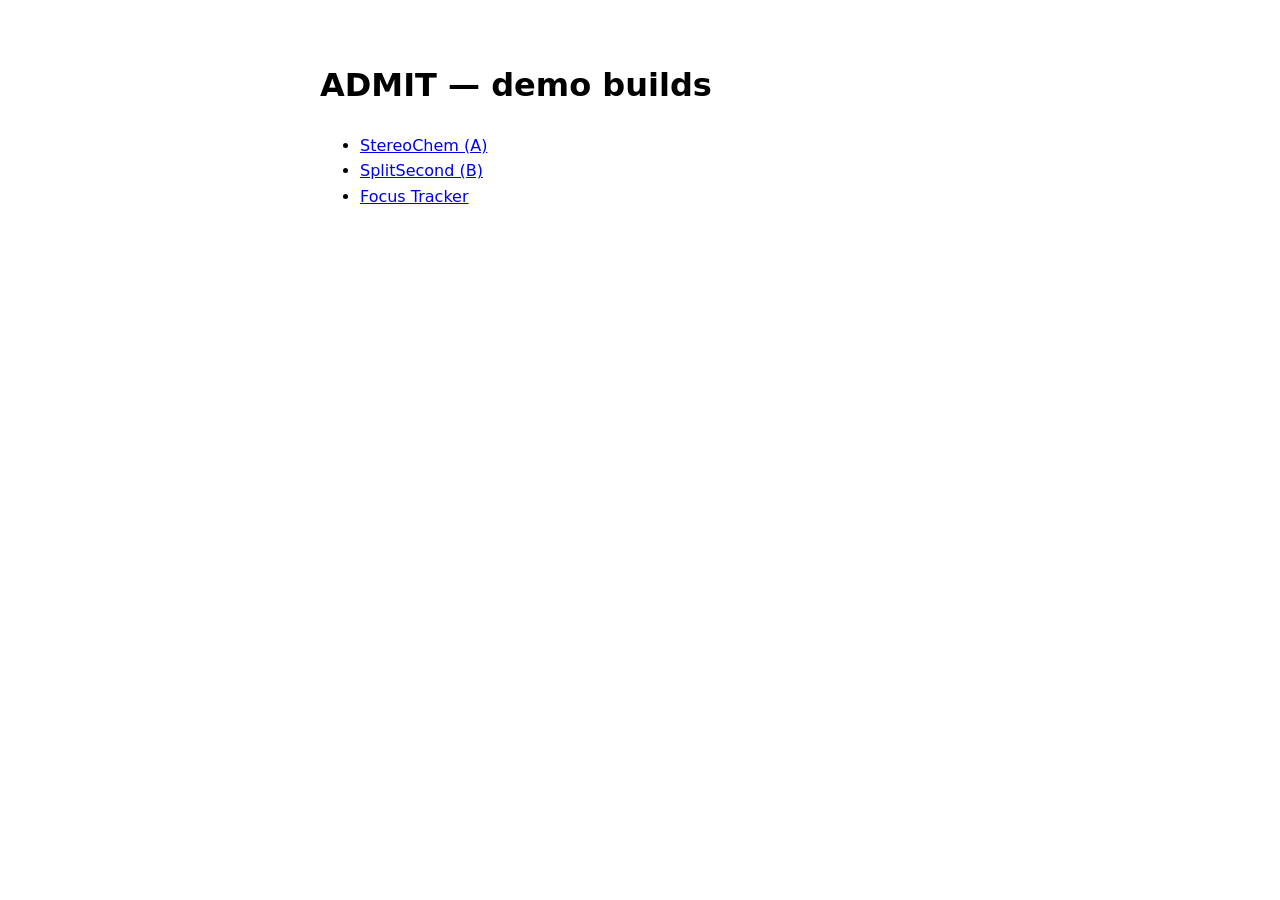
<file: index.html>
<!doctype html><meta charset="utf-8"><title>ADMIT demos</title>
<style>body{font-family:system-ui;max-width:640px;margin:60px auto;padding:0 20px;line-height:1.6}</style>
<h1>ADMIT — demo builds</h1>
<ul>
<li><a href="./stereochem/">StereoChem (A)</a></li>
<li><a href="./splitsecond/">SplitSecond (B)</a></li>
<li><a href="./focus-tracker/">Focus Tracker</a></li>
</ul>
</file>
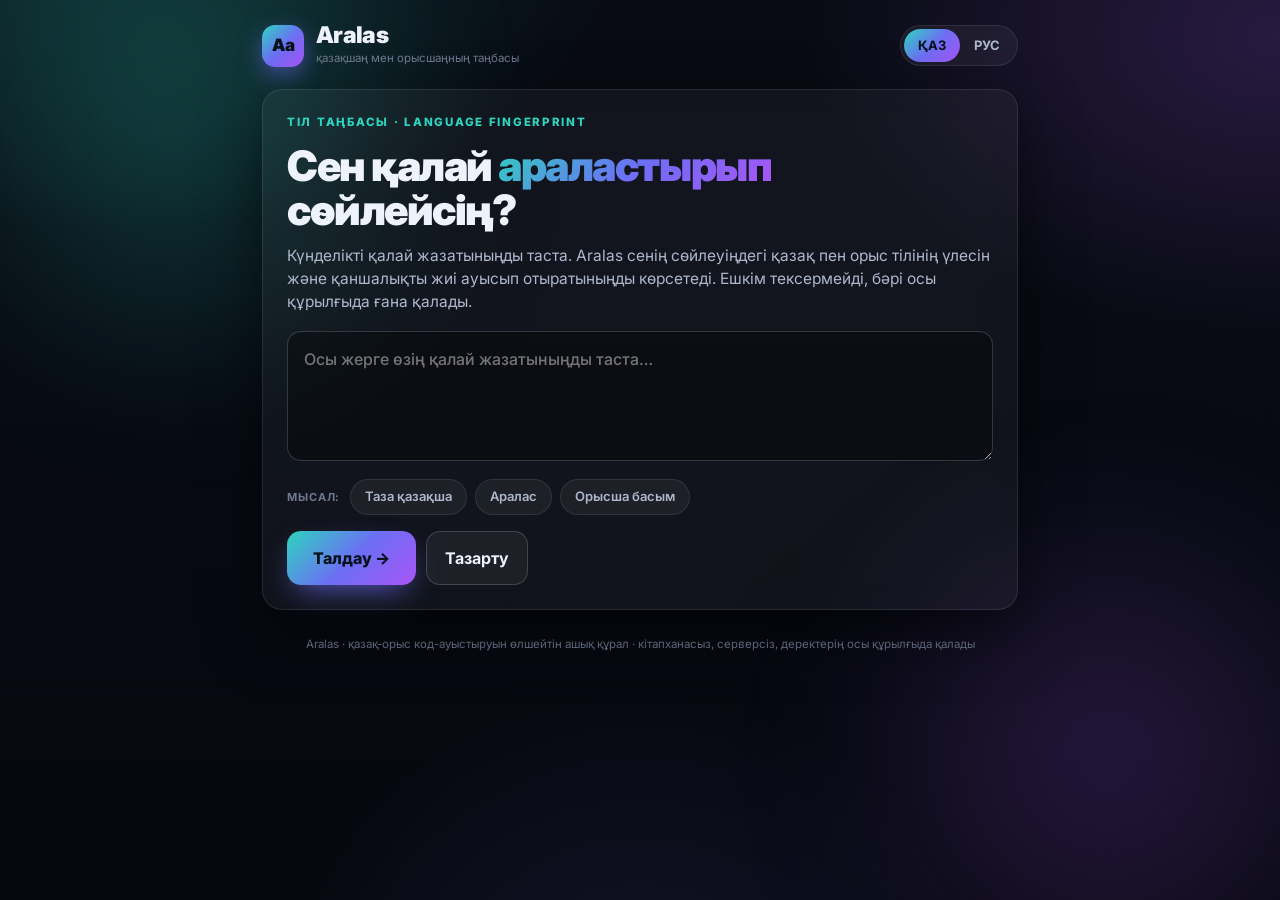
<file: aralas/index.html>
<!doctype html>
<html lang="kk">
<head>
<meta charset="utf-8">
<meta name="viewport" content="width=device-width, initial-scale=1, viewport-fit=cover">
<title>Aralas — тіл таңбаң / твой языковой отпечаток</title>
<link rel="preconnect" href="https://fonts.googleapis.com">
<link rel="preconnect" href="https://fonts.gstatic.com" crossorigin>
<link href="https://fonts.googleapis.com/css2?family=Inter:wght@400;500;600;700;800;900&display=swap" rel="stylesheet">
<style>
  :root{
    --bg:#070a12; --ink:#eef2fb; --ts:#aeb8cc; --tm:#6f7a90;
    --card:rgba(255,255,255,.045); --line:rgba(255,255,255,.09); --line2:rgba(255,255,255,.17);
    --glass:rgba(255,255,255,.05);
    --kz:#2dd4bf; --ru:#8b5cf6; --amb:#f5b942; --lat:#38bdf8;
    --kz-bg:rgba(45,212,191,.16); --ru-bg:rgba(139,92,246,.18); --amb-bg:rgba(245,185,66,.16); --lat-bg:rgba(56,189,248,.16);
    --grad:linear-gradient(135deg,#2dd4bf 0%,#6d6ef4 52%,#a855f7 100%);
    --shadow:0 24px 60px rgba(0,0,0,.5); --r:20px;
  }
  *{box-sizing:border-box;margin:0;padding:0}
  html{-webkit-text-size-adjust:100%}
  body{font-family:'Inter',-apple-system,BlinkMacSystemFont,'Segoe UI',sans-serif;color:var(--ink);
    line-height:1.5;-webkit-font-smoothing:antialiased;min-height:100vh;overflow-x:hidden;
    padding:0 18px calc(50px + env(safe-area-inset-bottom));
    background:
      radial-gradient(900px 520px at 8% -8%, rgba(45,212,191,.18), transparent 58%),
      radial-gradient(860px 560px at 100% 4%, rgba(168,85,247,.20), transparent 55%),
      radial-gradient(700px 700px at 50% 120%, rgba(109,110,244,.14), transparent 55%),
      linear-gradient(180deg,#080b13,var(--bg) 55%,#06080f);
    background-attachment:fixed;}
  .aurora{position:fixed;inset:0;z-index:0;pointer-events:none;overflow:hidden}
  .orb{position:absolute;border-radius:50%;filter:blur(70px);opacity:.5}
  .orb1{top:-16%;left:-8%;width:560px;height:560px;background:radial-gradient(circle,rgba(45,212,191,.5),transparent 70%);animation:drift 24s ease-in-out infinite}
  .orb2{bottom:-18%;right:-10%;width:600px;height:600px;background:radial-gradient(circle,rgba(168,85,247,.45),transparent 70%);animation:drift 29s ease-in-out infinite 5s}
  @keyframes drift{0%,100%{transform:translateY(0) scale(1)}50%{transform:translateY(-40px) scale(1.07)}}
  @media(prefers-reduced-motion:reduce){.orb{animation:none}}
  .wrap{position:relative;z-index:1;max-width:760px;margin:0 auto;padding:24px 2px 60px}
  .num{font-variant-numeric:tabular-nums}

  .top{display:flex;align-items:center;justify-content:space-between;gap:12px;margin-bottom:22px}
  .brand{display:flex;align-items:center;gap:12px}
  .glyph{width:42px;height:42px;border-radius:13px;background:var(--grad);box-shadow:0 8px 22px rgba(109,110,244,.5);position:relative;flex:none}
  .glyph::after{content:"Aa";position:absolute;inset:0;display:flex;align-items:center;justify-content:center;font-weight:900;font-size:17px;color:#06121a}
  .bname{font-size:23px;font-weight:900;letter-spacing:-.03em;line-height:1}
  .btag{font-size:11.5px;color:var(--tm);margin-top:3px}
  .seg{display:inline-flex;background:var(--glass);border:1px solid var(--line);border-radius:50px;padding:3px;backdrop-filter:blur(10px)}
  .seg button{font:inherit;font-size:13px;font-weight:700;border:none;background:none;color:var(--ts);padding:7px 14px;border-radius:50px;cursor:pointer;transition:.18s}
  .seg button.on{background:var(--grad);color:#06121a}

  .card{background:var(--card);border:1px solid var(--line);border-radius:var(--r);padding:24px;
    backdrop-filter:blur(14px);box-shadow:var(--shadow)}
  .hero .eyebrow{font-size:11.5px;font-weight:800;letter-spacing:.15em;text-transform:uppercase;color:var(--kz);margin-bottom:12px}
  h1{font-size:clamp(28px,5.4vw,42px);font-weight:900;line-height:1.05;letter-spacing:-.035em;margin-bottom:12px}
  .grad-text{background:var(--grad);-webkit-background-clip:text;background-clip:text;-webkit-text-fill-color:transparent}
  .lead{color:var(--ts);font-size:15.5px;margin-bottom:18px}
  .ta{font:inherit;font-size:16px;font-weight:500;width:100%;min-height:130px;resize:vertical;
    background:rgba(0,0,0,.28);border:1px solid var(--line2);border-radius:14px;padding:15px 16px;color:var(--ink);line-height:1.6}
  .ta:focus{outline:none;border-color:var(--kz);box-shadow:0 0 0 3px rgba(45,212,191,.2)}
  .samples{display:flex;gap:8px;flex-wrap:wrap;margin:12px 0 4px}
  .samples .sl{font-size:11px;color:var(--tm);font-weight:700;text-transform:uppercase;letter-spacing:.08em;align-self:center;margin-right:2px}
  .sc{font:inherit;font-size:13px;font-weight:600;cursor:pointer;color:var(--ts);background:var(--glass);
    border:1px solid var(--line);border-radius:50px;padding:7px 14px;transition:.15s}
  .sc:hover{color:var(--ink);border-color:var(--line2);transform:translateY(-1px)}
  .row{display:flex;gap:10px;flex-wrap:wrap;margin-top:16px;align-items:center}
  .btn{font:inherit;font-weight:800;border:none;border-radius:14px;cursor:pointer;transition:transform .12s,filter .12s,box-shadow .12s;display:inline-flex;align-items:center;gap:8px}
  .btn-primary{background:var(--grad);color:#06121a;padding:15px 26px;font-size:16px;box-shadow:0 12px 30px -10px rgba(109,110,244,.8)}
  .btn-primary:hover{transform:translateY(-2px);filter:brightness(1.06)}
  .btn-primary:active{transform:scale(.98)}
  .btn-ghost{background:var(--glass);color:var(--ink);border:1px solid var(--line2);padding:14px 18px;font-weight:700}
  .btn-ghost:hover{border-color:var(--tm)}

  .results{margin-top:16px;display:none}
  .results.on{display:block;animation:fade .5s ease both}
  @keyframes fade{from{opacity:0;transform:translateY(14px)}to{opacity:1;transform:none}}
  .sectlbl{font-size:11px;letter-spacing:.13em;text-transform:uppercase;color:var(--tm);font-weight:800;margin-bottom:12px}

  /* fingerprint */
  .fp{font-size:18px;line-height:2;background:rgba(0,0,0,.22);border:1px solid var(--line);border-radius:14px;padding:18px 18px 14px;word-break:break-word}
  .w{border-radius:6px;padding:1px 3px;transition:background .3s}
  .w.kz{background:var(--kz-bg);color:#8ff3e6}
  .w.ru{background:var(--ru-bg);color:#c9b6fb}
  .w.amb{background:var(--amb-bg);color:#f6d38a}
  .w.lat{background:var(--lat-bg);color:#a7ddfb}
  .key{display:flex;gap:14px;flex-wrap:wrap;margin-top:12px;font-size:12px;color:var(--ts)}
  .key span{display:inline-flex;align-items:center;gap:6px}
  .key i{width:11px;height:11px;border-radius:4px;display:inline-block}

  /* metric tiles */
  .tiles{display:grid;grid-template-columns:repeat(3,1fr);gap:12px;margin:16px 0}
  @media(max-width:520px){.tiles{grid-template-columns:1fr}}
  .tile{background:var(--glass);border:1px solid var(--line);border-radius:16px;padding:18px}
  .tile .n{font-size:30px;font-weight:900;letter-spacing:-.03em;line-height:1}
  .tile .l{font-size:11.5px;font-weight:600;text-transform:uppercase;letter-spacing:.08em;color:var(--tm);margin-top:8px}

  /* mix bars */
  .bars{margin:6px 0}
  .brow{display:grid;grid-template-columns:112px 1fr 48px;align-items:center;gap:12px;margin:9px 0;font-size:13.5px}
  .brow .nm{color:var(--ts);font-weight:600}
  .brow .tk{height:14px;border-radius:8px;background:rgba(0,0,0,.34);overflow:hidden}
  .brow .fl{height:100%;border-radius:8px;width:0;transition:width .8s cubic-bezier(.4,0,.2,1)}
  .brow .vv{text-align:right;font-weight:800;font-variant-numeric:tabular-nums}

  .verdict{border-radius:var(--r);padding:20px 22px;margin-top:16px;border:1px solid var(--line2);
    background:linear-gradient(135deg,rgba(45,212,191,.1),rgba(168,85,247,.1))}
  .verdict .vt{font-size:22px;font-weight:900;letter-spacing:-.02em;margin-bottom:6px}
  .verdict .vd{color:var(--ts);font-size:14.5px}

  details.exp{margin-top:18px;border-top:1px solid var(--line);padding-top:14px}
  details.exp summary{cursor:pointer;list-style:none;display:flex;align-items:center;gap:8px;font-size:13px;font-weight:700;color:var(--kz)}
  details.exp summary::-webkit-details-marker{display:none}
  details.exp summary::before{content:"▸";transition:.2s;display:inline-block}
  details.exp[open] summary::before{transform:rotate(90deg)}
  details.exp p{color:var(--tm);font-size:13px;margin-top:10px;line-height:1.6}
  details.exp b{color:var(--ts)}
  footer{text-align:center;color:var(--tm);font-size:11.5px;padding:26px 0 6px}
  footer b{color:var(--ts)}
  .toast{position:fixed;left:50%;bottom:24px;transform:translateX(-50%);background:rgba(15,20,30,.95);
    border:1px solid var(--line2);color:var(--ink);padding:12px 20px;border-radius:50px;font-size:13.5px;font-weight:700;
    opacity:0;transition:.2s;pointer-events:none;z-index:20;backdrop-filter:blur(10px)}
  .toast.on{opacity:1}
</style>
</head>
<body>
<div class="aurora"><div class="orb orb1"></div><div class="orb orb2"></div></div>
<div class="wrap">
  <div class="top">
    <div class="brand"><div class="glyph"></div><div><div class="bname">Aralas</div><div class="btag" id="tag"></div></div></div>
    <div class="seg"><button data-l="kz" class="on">ҚАЗ</button><button data-l="ru">РУС</button></div>
  </div>

  <section class="card hero">
    <div class="eyebrow" id="eyebrow"></div>
    <h1 id="h1"></h1>
    <p class="lead" id="lead"></p>
    <textarea class="ta" id="ta" spellcheck="false"></textarea>
    <div class="samples" id="samples"></div>
    <div class="row">
      <button class="btn btn-primary" id="go"></button>
      <button class="btn btn-ghost" id="clr"></button>
    </div>
  </section>

  <section class="results" id="results">
    <div class="card">
      <div class="sectlbl" id="fpLbl"></div>
      <div class="fp" id="fp"></div>
      <div class="key" id="key"></div>

      <div class="tiles">
        <div class="tile"><div class="n" id="mDom">—</div><div class="l" id="lDom"></div></div>
        <div class="tile"><div class="n" id="mSwitch">—</div><div class="l" id="lSwitch"></div></div>
        <div class="tile"><div class="n" id="mWords">—</div><div class="l" id="lWords"></div></div>
      </div>

      <div class="sectlbl" id="mixLbl"></div>
      <div class="bars" id="bars"></div>

      <div class="verdict"><div class="vt" id="vTitle"></div><div class="vd" id="vDesc"></div></div>

      <div class="row">
        <button class="btn btn-primary" id="share"></button>
        <button class="btn btn-ghost" id="again"></button>
      </div>

      <details class="exp"><summary id="expS"></summary><p id="expB"></p></details>
    </div>
  </section>

  <footer id="footer"></footer>
</div>
<div class="toast" id="toast"></div>
<canvas id="cardCanvas" width="1080" height="1080" style="display:none"></canvas>

<script>
(function(){
"use strict";
const $=id=>document.getElementById(id);
let lang="kz";

/* ---------- language detection (heuristic, honest) ----------
   Kazakh and Russian share the Cyrillic alphabet, and in real life Kazakhs very
   often type Kazakh WITHOUT its 9 special letters (қ->к, ғ->г, ң->н, ө->о, ұ/ү->у,
   ә->а, і->и, һ->х): "жақсы"->"жаксы", "күн"->"кун", "үйге"->"уйге". A naive detector
   calls those Russian or "shared"; Aralas is built so reduced-spelling Kazakh is
   still recognised as Kazakh. Each word is scored on several signals:
     1) the 9 unique Kazakh letters (ә ғ қ ң ө ұ ү һ і)          -> definitely Kazakh
     2) Russian-only letters (ё ъ э)                             -> definitely Russian
     3) a Kazakh lexicon matched in BOTH proper and reduced (letter-folded) form
     4) morphology: a Kazakh ROOT + a Kazakh ending (кел+ди, бар+ды) -> Kazakh, while
        Russian look-alikes (заво+ды, наро+ды) fail because the stem is not a root
     5) a lexicon of very common Russian words + Russian endings  -> Russian
   The strongest signal wins; a genuine tie stays "shared". An honest estimate, not truth. */
const KZ_LETTERS=/[әғқңөұүһі]/;
const RU_ONLY=/[ёъэ]/;                 // ё ъ э are Russian-only in practice (щ stays: ащы/тұщы are native Kazakh)
const NON_KZ=/[вфц]/g;                  // в ф ц occur in Kazakh only via Russian loanwords
const KZ_FOLD={"ә":"а","ғ":"г","қ":"к","ң":"н","ө":"о","ұ":"у","ү":"у","һ":"х","і":"и"};
const reduce=s=>s.replace(/[әғқңөұүһі]/g,c=>KZ_FOLD[c]);   // fold the 9 special letters to bare look-alikes
const LATIN=/[a-z]/i, CYR=/[а-яёәғқңөұүһі]/i;
const RU_WORDS=new Set(("и в не что это как я ты он она оно мы вы они был была было были если когда где для из по за до но а же бы ли уже ещё еще очень тоже потому чтобы который которая сейчас тогда здесь там всё все так вот да нет можно нужно надо хочу хочет будет есть меня тебя его её ее нас вас их мне тебе ему ей нам вам им себя свой своя мой моя твой наш ваш этот эта эти тот та те кто чей чем чём про над под при без через между более менее самый просто конечно спасибо привет пока хорошо плохо потом сегодня завтра вчера сколько почему зачем куда откуда или либо значит наверное кажется вообще именно даже почти чуть снова опять всегда никогда иногда часто редко много мало тут туда сюда сам сама сами свои этого этому только лишь пусть давай ладно окей блин типа короче вроде похоже была было будут будем буду можешь может нельзя должен должна хотя пока сразу теперь потому-что нибудь-то").split(" "));
const KZ_WORDS=new Set(("мен сен ол біз сіз бар жоқ деп сол осы мына ана бұл ма ба па ме бе пе да де та те ғой керек емес болады болды енді тағы содан сосын себебі өйткені сияқты туралы үшін менен сенен одан маған саған оған бізге сізге ол ма деген дейін кейін бойынша арқылы жайлы қой ғана тек әлі әрине рахмет сәлем қалай неге қашан қайда қанша жақсы жаман бүгін ертең кеше еді екен болатын болсын мынау анау сонау дегенмен бірақ солай былай осылай ешкім ешнәрсе барлығы бәрі кейбір біреу әркім әрбір бірнеше сондықтан иә ия жарайды дейді деді дейміз менің сенің оның біздің сіздің жаңа ескі үлкен кіші жақын алыс уақыт адам бала үй мектеп жыл түн таң кеш апта ай ертеңгі бүгінгі кешегі мұнда сонда осында қайдан неше сонымен яғни әсіресе тіпті мүлдем әрдайым кейде жиі сирек көп аз ия жарайды рас өтірік дұрыс бұрыс").split(" "));

/* extra vocabulary layered onto the base lexicons above */
"школа школе школу школы тема темы темасы успел успела успею успеешь дела делать день дней года время работа работе работать мама папа брат сестра друг город улица улицы деньги ничего страны весны команда правда секунда города заводы народ".split(" ").forEach(w=>RU_WORDS.add(w));
"күн күндер мұғалім ұстаз оқушы сабақ тақырып тапсырма үй қала дала жол ел халық тіл қазақ қазақша орыс орысша ағылшын дос апа аға іні қарындас әке шеше бауыр отбасы кітап дәптер қалам сынып емтихан баға білім оқу жазу сөз сөйлем сұрақ жауап жұмыс ақша нан су сүт шай ет тамақ асхана дүкен дәрігер аурухана ауыл қазір керемет тамаша маңызды қиын оңай жаңадан бұрын уақытында барлық".split(" ").forEach(w=>KZ_WORDS.add(w));

/* folded lexicon + Kazakh roots power the reduced-spelling & morphology matching */
const KZ_REDUCED=new Set(); KZ_WORDS.forEach(w=>KZ_REDUCED.add(reduce(w)));
const KZ_ROOTS=new Set(("кел кет бар бер айт де кор бил окы жаз ойна жур тур отыр жат кара тында сойле жаса исте кыл бол ал сал аш жап кир шык кайт тус тусин тусиндир таста битир баста аякта апар акел сура кол жет улгер кездес кой иш же уйрен уйрет байка тап тусир жибер унат карай ойла").split(" "));
KZ_WORDS.forEach(w=>KZ_ROOTS.add(reduce(w)));   // every lexicon word is a valid stem too

/* Kazakh endings (folded), longest-first, stripped one or twice to test root+ending forms */
const STRIP=("майды мейди байды бейди пайды пейди атын етин йтын йтин тирди дирди динди сынды синди "+
 "дым дим тым тим дык дик тык тик мын мин сын син сыз сиз мыз миз быз биз лар лер дар дер тар тер "+
 "нын нин дын дин тын тин нан нен дан ден тан тен нда нде ган ген кан кен ады еди йды йди уда уде "+
 "ныки ники дай дей тай тей пен бен мен шы ши ды ди ты ти ны ни га ге ка ке са се сы си ым им ын ин ып ип ак ек у")
 .split(" ").sort((a,b)=>b.length-a.length);

function stemIsKazakh(f){
  if(KZ_ROOTS.has(f)||KZ_REDUCED.has(f)) return true;
  for(const suf of STRIP){
    if(f.length>suf.length+1 && f.endsWith(suf)){
      const stem=f.slice(0,-suf.length);
      if(KZ_ROOTS.has(stem)||KZ_REDUCED.has(stem)) return true;
      for(const s2 of STRIP){                              // root + derivation + inflection (тусин+дир+ди)
        if(stem.length>s2.length+1 && stem.endsWith(s2) && KZ_ROOTS.has(stem.slice(0,-s2.length))) return true;
      }
    }
  }
  return false;
}

const KZ_SUF_STRONG=/(ған|ген|қан|кен|тын|тін|атын|етін|майды|мейді|дым|дім|дим|тым|тім|тим|дың|дің|тың|тің|мын|мін|сың|сің|сыз|сіз|мыз|міз|быз|біз|дай|дей|тай|тей|дар|дер|тар|тер|лар|лер|нан|нен|дан|ден|тан|тен|ныкі|нікі)$/;
const RU_SUF=/(ый|ий|ого|его|ому|ему|ыми|ими|ость|ется|ится|ешь|ишь|ают|яют|уют|ует|ился|илась|аешь|уешь|ает)$/;

/* Weighted, honest classifier: strongest Kazakh-vs-Russian signal wins; a real tie stays "shared". */
function classify(w){
  const lw=w.toLowerCase().replace(/[’']/g,"");
  if(LATIN.test(w)&&!CYR.test(w)) return "lat";
  if(!CYR.test(lw)) return "amb";
  if(KZ_LETTERS.test(lw)) return "kz";      // a unique Kazakh letter is decisive
  if(RU_ONLY.test(lw))    return "ru";      // ё ъ э are decisive for Russian

  let kz=0, ru=0; const f=reduce(lw);
  if(RU_WORDS.has(lw))                    ru+=60;
  if(KZ_WORDS.has(lw)||KZ_REDUCED.has(f)) kz+=60;   // exact / reduced-spelling lexicon hit
  else if(stemIsKazakh(f))                kz+=40;    // Kazakh root + Kazakh ending (morphology)
  if(KZ_SUF_STRONG.test(lw))              kz+=20;
  if(RU_SUF.test(lw))                     ru+=26;
  const nk=(lw.match(NON_KZ)||[]).length; if(nk) ru+=8+nk*4;

  if(kz===0&&ru===0) return "amb";
  if(kz-ru>=12) return "kz";
  if(ru-kz>=12) return "ru";
  return "amb";
}
function tokenize(text){
  const re=/([A-Za-zА-Яа-яЁёӘҒҚҢӨҰҮҺІәғқңөұүһі’']+)|([^A-Za-zА-Яа-яЁёӘҒҚҢӨҰҮҺІәғқңөұүһі’']+)/g;
  const out=[]; let m;
  while((m=re.exec(text))!==null){
    if(m[1]!=null) out.push({t:m[1],word:true,cat:classify(m[1])});
    else out.push({t:m[2],word:false});
  }
  return out;
}
function analyze(text){
  const toks=tokenize(text);
  const words=toks.filter(t=>t.word);
  const c={kz:0,ru:0,amb:0,lat:0};
  words.forEach(w=>c[w.cat]++);
  const W=words.length||1;
  // code-switch rate: among adjacent Kazakh/Russian words, % that flip language
  const seq=words.filter(w=>w.cat==="kz"||w.cat==="ru").map(w=>w.cat);
  let sw=0; for(let i=1;i<seq.length;i++) if(seq[i]!==seq[i-1]) sw++;
  const switchRate= seq.length>1 ? Math.round(sw/(seq.length-1)*100) : 0;
  const ident=c.kz+c.ru;
  const kzShare=ident?Math.round(c.kz/ident*100):0;
  const ruShare=ident?100-kzShare:0;
  return {toks,words:W,wordsReal:words.length,c,pct:{kz:Math.round(c.kz/W*100),ru:Math.round(c.ru/W*100),amb:Math.round(c.amb/W*100),lat:Math.round(c.lat/W*100)},switchRate,bilingual:seq.length,ident,kzShare,ruShare};
}

/* ---------- UI strings ---------- */
const T={
  kz:{ tag:"қазақшаң мен орысшаңның таңбасы",
    eyebrow:"Тіл таңбасы · Language fingerprint",
    h1:['Сен қалай ',' сөйлейсің?'], h1grad:"араластырып",
    lead:"Күнделікті қалай жазатыныңды таста. Aralas сенің сөйлеуіңдегі қазақ пен орыс тілінің үлесін және қаншалықты жиі ауысып отыратыныңды көрсетеді. Ешкім тексермейді, бәрі осы құрылғыда ғана қалады.",
    go:"Талдау →", clr:"Тазарту", samplesL:"Мысал:",
    samples:[["Таза қазақша","Бүгін мектепте өте жақсы күн болды. Мұғалім бізге жаңа тақырып түсіндірді, мен барлық тапсырманы уақытында бітірдім."],
             ["Аралас","Сегодня в школе жаксы кун болды, мугалим жана тема тусиндирди, мен всё успел, потом уйге кайттым."],
             ["Орысша басым","Сегодня был хороший день, я успел сделать все дела, потом немного отдохнул, ну и кайттым уйге."]],
    fpLbl:"Сенің таңбаң", key:{kz:"қазақша",ru:"орысша",amb:"ортақ",lat:"латын/басқа"},
    lDom:"басым тіл", lSwitch:"ауысу жиілігі", lWords:"сөз саны",
    mixLbl:"Тілдердің үлесі", nmKz:"Қазақша",nmRu:"Орысша",nmAmb:"Ортақ сөздер",nmLat:"Латын/басқа",
    share:"Нәтижені бөлісу", again:"Қайта талдау",
    expS:"Бұл қалай есептеледі? (шынын айтсақ)",
    expB:"Қазақ пен орыс бір әліпбиді — кириллицаны қолданады, әрі көбіміз қазақшаны арнайы әріптерсіз жазамыз (қ→к, ғ→г, ө→о, ү→у, і→и): «жақсы»→«жаксы», «үйге»→«уйге». Aralas осыны ескереді де, әр сөзді бірнеше белгі бойынша бағалайды: (1) тек қазақта бар әріптер (ә ғ қ ң ө ұ ү һ і), (2) тек орыста бар әріптер (ё ъ э), (3) қазақ сөздер тізімі — арнайы әріптермен де, әріпсіз де, (4) сөз құрылысы: қазақ түбір + қазақ жалғауы (кел+ди, бар+ды) қазақша деп танылады, ал ұқсас орыс сөздері (заво+ды) түбірі сәйкеспегендіктен танылмайды. Ең күшті белгі жеңеді; шешілмесе «ортақ» болып қалады. Бұл — ойын әрі ой салатын бағалау, ғылыми дәлдік емес.",
    footer:'Aralas · қазақ-орыс код-ауыстыруын өлшейтін ашық құрал · кітапханасыз, серверсіз, деректерің осы құрылғыда қалады',
    dom:{kz:"Қазақша",ru:"Орысша",mix:"Аралас",none:"—"},
    needMore:"Талдау үшін кемінде бірнеше сөз жаз.",
    copied:"Нәтиже көшірілді", saved:"Сурет сақталды",
    verdict:{
      heavy:["Нағыз аралас сөйлеуші","Сен екі тілді бір сөйлемде еркін араластырасың. Бұл — кемшілік емес, Қазақстанның шынайы дауысы, дәл Рамазанның зерттеуі өлшейтін код-ауыстыру."],
      kz:["Қазақ тілі басым","Сенің сөйлеуіңде қазақ тілі жетекші. Орыс тілі тек қосымша рөл атқарады."],
      ru:["Орыс тілі басым","Сенің сөйлеуіңде орыс тілі жетекші. Қазақ тілі жұқа қабат болып қана көрінеді."],
      bal:["Тепе-тең қостілді","Екі тіл де мықты, бірақ сен оларды араластырмай, кезек-кезек қолданасың."],
      latin:["Латын мәтіні","Мәтінің негізінен латынша немесе басқа тілде жазылған. Aralas қазақ-орыс кириллицасын өлшейді, сондықтан кирилл әрпімен жазып көр."],
      mix:["Аралас профиль","Нәтиже ортада: не таза бір тіл, не тұрақты ауысу байқалмайды. Тағы мәтін қосып көр."]}
  },
  ru:{ tag:"отпечаток твоего казахского и русского",
    eyebrow:"Языковой отпечаток · Language fingerprint",
    h1:['Как ты ',' говоришь?'], h1grad:"смешиваешь",
    lead:"Вставь, как ты обычно пишешь. Aralas покажет долю казахского и русского в твоей речи и как часто ты переключаешься между ними. Никто не проверяет, всё остаётся только на этом устройстве.",
    go:"Анализ →", clr:"Очистить", samplesL:"Пример:",
    samples:[["Чистый казахский","Бүгін мектепте өте жақсы күн болды. Мұғалім бізге жаңа тақырып түсіндірді, мен барлық тапсырманы уақытында бітірдім."],
             ["Смешанный","Сегодня в школе жаксы кун болды, мугалим жана тема тусиндирди, мен всё успел, потом уйге кайттым."],
             ["Русский преобладает","Сегодня был хороший день, я успел сделать все дела, потом немного отдохнул, ну и кайттым уйге."]],
    fpLbl:"Твой отпечаток", key:{kz:"казахский",ru:"русский",amb:"общие",lat:"латиница/другое"},
    lDom:"главный язык", lSwitch:"частота переключений", lWords:"слов",
    mixLbl:"Доли языков", nmKz:"Казахский",nmRu:"Русский",nmAmb:"Общие слова",nmLat:"Латиница/другое",
    share:"Поделиться", again:"Заново",
    expS:"Как это считается? (честно)",
    expB:"Казахский и русский используют одну кириллицу, и в жизни многие пишут по-казахски без специальных букв (қ→к, ғ→г, ө→о, ү→у, і→и): «жақсы»→«жаксы», «үйге»→«уйге». Aralas это учитывает и оценивает каждое слово по нескольким признакам: (1) буквы только казахские (ә ғ қ ң ө ұ ү һ і), (2) буквы только русские (ё ъ э), (3) список казахских слов — и в правильном, и в упрощённом написании, (4) морфология: казахский корень + казахское окончание (кел+ди, бар+ды) считается казахским, а похожие русские слова (заво+ды) не проходят, потому что основа не корень. Побеждает сильнейший признак; при равенстве — «общее». Это игровая и осознающая оценка, а не научная точность.",
    footer:'Aralas · открытый инструмент, измеряющий казахско-русское переключение · без библиотек и сервера, данные остаются на устройстве',
    dom:{kz:"Казахский",ru:"Русский",mix:"Смешанный",none:"—"},
    needMore:"Напиши хотя бы несколько слов для анализа.",
    copied:"Результат скопирован", saved:"Картинка сохранена",
    verdict:{
      heavy:["Настоящий переключатель","Ты свободно смешиваешь два языка в одной фразе. Это не дефект, а настоящий голос Казахстана — то самое переключение кодов, которое измеряет исследование Рамазана."],
      kz:["Казахский преобладает","В твоей речи ведёт казахский. Русский входит лишь как вспомогательный."],
      ru:["Русский преобладает","В твоей речи ведёт русский. Казахский виден тонким слоем."],
      bal:["Сбалансированный билингв","Оба языка сильны, но ты их не смешиваешь, а используешь по очереди."],
      latin:["Латиница","Твой текст в основном на латинице или другом языке. Aralas измеряет казахско-русскую кириллицу, напиши кириллицей."],
      mix:["Смешанный профиль","Середина — ни один язык не чист и нет устойчивого переключения. Добавь ещё текста."]}
  }
};
const t=()=>T[lang];

/* ---------- render ---------- */
let last=null;
function paintStatic(){
  const x=t();
  $("tag").textContent=x.tag;
  $("eyebrow").textContent=x.eyebrow;
  $("h1").innerHTML=x.h1[0]+'<span class="grad-text">'+x.h1grad+'</span>'+x.h1[1];
  $("lead").textContent=x.lead;
  $("go").textContent=x.go; $("clr").textContent=x.clr;
  $("ta").placeholder = lang==="kz" ? "Осы жерге өзің қалай жазатыныңды таста…" : "Вставь сюда, как ты обычно пишешь…";
  const sb=$("samples"); sb.innerHTML='<span class="sl">'+x.samplesL+'</span>';
  x.samples.forEach(([label,text])=>{const b=document.createElement("button");b.className="sc";b.textContent=label;b.onclick=()=>{$("ta").value=text;run();};sb.appendChild(b);});
  $("fpLbl").textContent=x.fpLbl; $("mixLbl").textContent=x.mixLbl;
  $("lDom").textContent=x.lDom; $("lSwitch").textContent=x.lSwitch; $("lWords").textContent=x.lWords;
  $("share").textContent=x.share; $("again").textContent=x.again;
  $("expS").textContent=x.expS; $("expB").textContent=x.expB;
  $("footer").innerHTML=x.footer;
  const k=x.key; $("key").innerHTML=
    `<span><i style="background:var(--kz)"></i>${k.kz}</span><span><i style="background:var(--ru)"></i>${k.ru}</span><span><i style="background:var(--amb)"></i>${k.amb}</span><span><i style="background:var(--lat)"></i>${k.lat}</span>`;
}
function toast(m){const el=$("toast");el.textContent=m;el.classList.add("on");setTimeout(()=>el.classList.remove("on"),1500);}
function esc(s){return s.replace(/[&<>]/g,c=>({"&":"&amp;","<":"&lt;",">":"&gt;"}[c]));}

function verdict(a){
  const x=t().verdict;
  // decide from the Kazakh-vs-Russian ratio among IDENTIFIABLE words, not % of total
  if(a.pct.lat>=60 && a.ident<Math.max(3,a.words*0.12)) return x.latin;   // mostly Latin/other, out of scope
  if(a.ident < Math.max(3, a.words*0.12)) return x.mix;   // too little we can tell apart
  if(a.switchRate>=28 && a.kzShare>=25 && a.ruShare>=25) return x.heavy;
  if(a.kzShare>=70) return x.kz;
  if(a.ruShare>=65) return x.ru;
  if(a.kzShare>=30 && a.ruShare>=30) return x.bal;
  return x.mix;
}
function domLang(a){const x=t().dom;if(a.ident<Math.max(3,a.words*0.12))return x.none;if(Math.abs(a.kzShare-a.ruShare)<16)return x.mix;return a.kzShare>=a.ruShare?x.kz:x.ru;}

function run(){
  const text=$("ta").value.trim();
  const a=analyze(text);
  if(a.wordsReal<2){toast(t().needMore);return;}   // count real detected words, not whitespace chunks
  last=a;
  // fingerprint
  $("fp").innerHTML=a.toks.map(tk=>tk.word?`<span class="w ${tk.cat}">${esc(tk.t)}</span>`:esc(tk.t)).join("");
  // tiles
  $("mDom").textContent=domLang(a);
  $("mSwitch").textContent=a.switchRate+"%";
  $("mWords").textContent=a.words;
  // color the switch tile by intensity
  $("mSwitch").style.color = a.switchRate>=28?"var(--amb)":(a.switchRate>=12?"var(--kz)":"var(--ts)");
  // bars
  const x=t();
  const rows=[["nmKz",a.pct.kz,"var(--kz)"],["nmRu",a.pct.ru,"var(--ru)"],["nmAmb",a.pct.amb,"var(--amb)"],["nmLat",a.pct.lat,"var(--lat)"]];
  $("bars").innerHTML=rows.map(([k,v,c])=>`<div class="brow"><span class="nm">${x[k]}</span><span class="tk"><span class="fl" data-w="${v}" style="background:${c}"></span></span><span class="vv">${v}%</span></div>`).join("");
  requestAnimationFrame(()=>document.querySelectorAll(".fl").forEach(f=>f.style.width=f.dataset.w+"%"));
  // verdict
  const vd=verdict(a); $("vTitle").textContent=vd[0]; $("vDesc").textContent=vd[1];
  $("results").classList.add("on");
  $("results").scrollIntoView({behavior:"smooth",block:"start"});
}

/* ---------- share card ---------- */
function shareCard(){
  if(!last){return;}
  const a=last,x=t(),c=$("cardCanvas"),g=c.getContext("2d"),W=1080,H=1080,F="'Inter',-apple-system,Segoe UI,Roboto,Arial,sans-serif";
  g.fillStyle="#070a12";g.fillRect(0,0,W,H);
  const bg=g.createLinearGradient(0,0,W,H);bg.addColorStop(0,"rgba(45,212,191,.30)");bg.addColorStop(.55,"rgba(109,110,244,.16)");bg.addColorStop(1,"rgba(168,85,247,.24)");g.fillStyle=bg;g.fillRect(0,0,W,H);
  g.fillStyle="#0c1019";g.strokeStyle="rgba(255,255,255,.14)";g.lineWidth=3;roundRectPath(g,60,60,W-120,H-120,44);g.fill();g.stroke();
  g.textAlign="center";
  g.fillStyle="#2dd4bf";g.font="800 42px "+F;g.fillText("ARALAS",W/2,175);
  g.fillStyle="#aeb8cc";g.font="500 30px "+F;g.fillText(x.tag,W/2,222);
  const vd=verdict(a);
  g.fillStyle="#ffffff";g.font="900 60px "+F;wrapText(g,vd[0],W/2,340,W-220,66);
  // three big numbers
  const cells=[[a.pct.kz+"%",x.nmKz,"#2dd4bf"],[a.switchRate+"%",x.lSwitch,"#f5b942"],[a.pct.ru+"%",x.nmRu,"#a855f7"]];
  cells.forEach((cl,i)=>{const cx=W/2+(i-1)*300;g.fillStyle=cl[2];g.font="900 100px "+F;g.fillText(cl[0],cx,600);
    g.fillStyle="#aeb8cc";g.font="500 30px "+F;g.fillText(cl[1],cx,650);});
  // mini stacked bar
  const bx=170,bw=W-340,by=720,bh=34;const seg=[[a.pct.kz,"#2dd4bf"],[a.pct.ru,"#a855f7"],[a.pct.amb,"#f5b942"],[a.pct.lat,"#38bdf8"]];
  let cur=bx;g.save();roundRectPath(g,bx,by,bw,bh,17);g.clip();seg.forEach(s=>{const w=bw*s[0]/100;g.fillStyle=s[1];g.fillRect(cur,by,w+1,bh);cur+=w;});g.restore();
  g.fillStyle="#6f7a90";g.font="400 30px "+F;g.fillText(lang==="kz"?"өз тіл таңбаңды өлше →":"измерь свой отпечаток →",W/2,860);
  g.fillStyle="#8892a6";g.font="600 30px "+F;g.fillText("aralas",W/2,960);
  c.toBlob(b=>{const file=new File([b],"aralas.png",{type:"image/png"});
    if(navigator.canShare&&navigator.canShare({files:[file]})){navigator.share({files:[file],title:"Aralas"}).catch(()=>{});return;}
    const aEl=document.createElement("a");aEl.href=URL.createObjectURL(b);aEl.download="aralas.png";document.body.appendChild(aEl);aEl.click();aEl.remove();toast(x.saved);},"image/png");
}
function roundRectPath(g,x,y,w,h,r){g.beginPath();g.moveTo(x+r,y);g.arcTo(x+w,y,x+w,y+h,r);g.arcTo(x+w,y+h,x,y+h,r);g.arcTo(x,y+h,x,y,r);g.arcTo(x,y,x+w,y,r);g.closePath();}
function wrapText(g,text,cx,y,maxW,lh){const words=text.split(" ");let line="",yy=y;words.forEach(w=>{const test=line?line+" "+w:w;if(g.measureText(test).width>maxW&&line){g.fillText(line,cx,yy);line=w;yy+=lh;}else line=test;});g.fillText(line,cx,yy);}

/* ---------- wire ---------- */
$("go").onclick=run;
$("again").onclick=()=>{$("results").classList.remove("on");$("ta").focus();};
$("clr").onclick=()=>{$("ta").value="";$("results").classList.remove("on");$("ta").focus();};
$("share").onclick=shareCard;
document.querySelectorAll(".seg button").forEach(b=>b.onclick=()=>{
  lang=b.dataset.l;document.documentElement.lang=lang==="kz"?"kk":"ru";
  document.querySelectorAll(".seg button").forEach(x=>x.classList.toggle("on",x===b));
  paintStatic(); if(last&&$("results").classList.contains("on")) run();
});
paintStatic();
})();
</script>
</body>
</html>
</file>
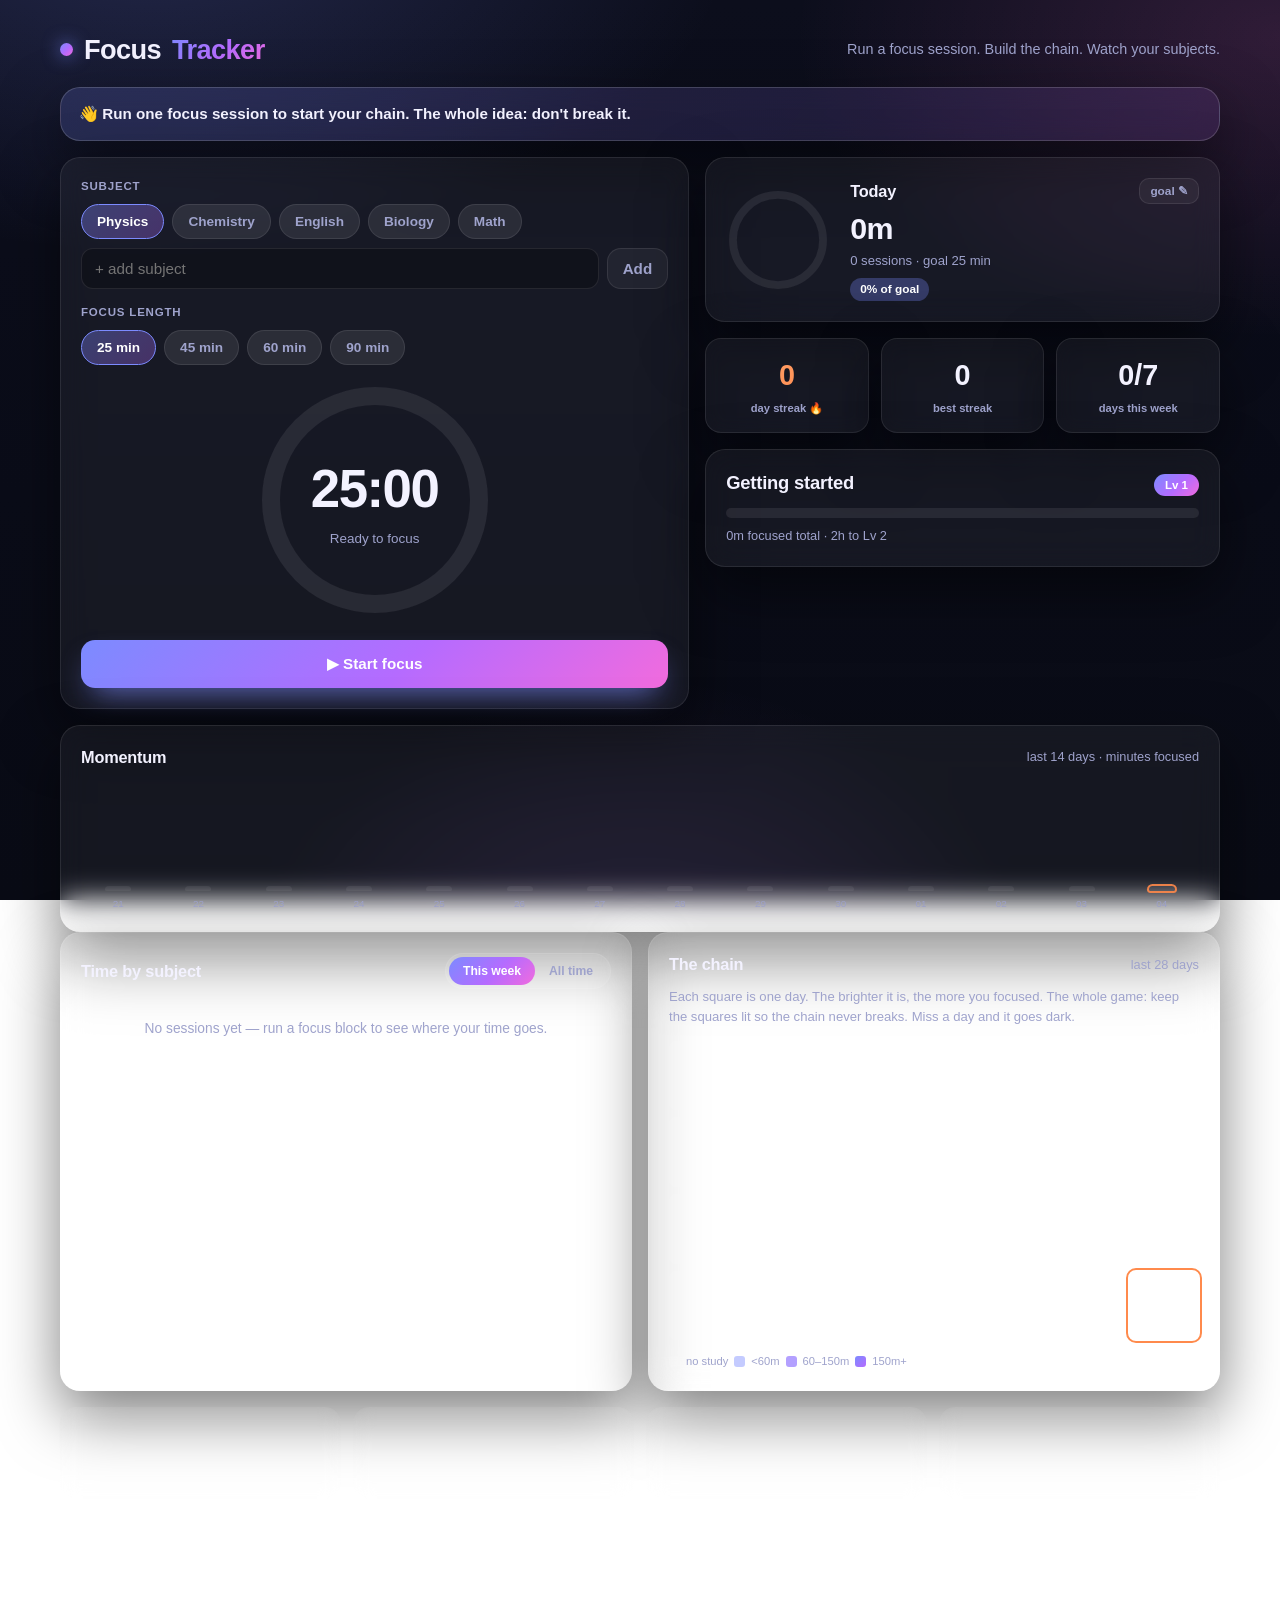
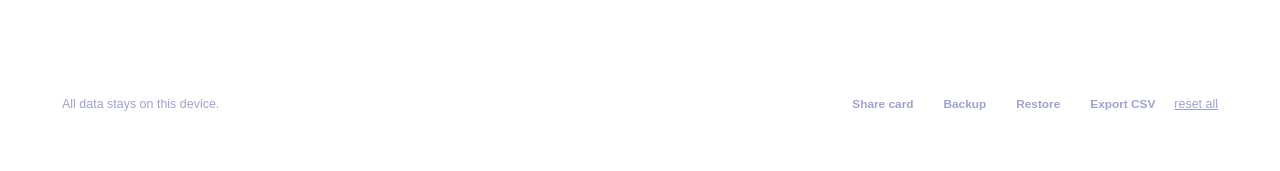
<file: focus-tracker/index.html>
<!DOCTYPE html>
<html lang="en">
<head>
  <meta charset="UTF-8" />
  <meta name="viewport" content="width=device-width, initial-scale=1.0, viewport-fit=cover" />
  <title>Focus Tracker — study, tracked</title>
  <link rel="stylesheet" href="style.css" />
</head>
<body>
  <main class="app">
    <header class="head">
      <div class="brand"><span class="dot"></span> Focus<b>Tracker</b></div>
      <p class="tagline">Run a focus session. Build the chain. Watch your subjects.</p>
    </header>

    <!-- ============ CHAIN NUDGE (the "don't break the chain" heartbeat) ============ -->
    <div id="chain-nudge" class="chain-nudge" role="status" hidden></div>

    <!-- ============ BREAK BANNER (auto-break after a finished session) ============ -->
    <div id="break-banner" class="break-banner" role="status" hidden></div>

    <!-- ============ TOP GRID: focus session | today + streaks + level ============ -->
    <div class="grid-top">

      <!-- FOCUS SESSION (the active core) -->
      <section class="card focus" id="focus-card">
        <div class="focus-setup" id="focus-setup">
          <div class="field">
            <label>Subject</label>
            <div class="chips" id="subject-chips"></div>
            <div class="add-subject">
              <input type="text" id="new-subject" maxlength="20" placeholder="+ add subject" />
              <button id="add-subject-btn" class="ghost-btn">Add</button>
            </div>
          </div>
          <div class="field">
            <label>Focus length</label>
            <div class="chips" id="duration-chips">
              <button class="chip active" data-min="25">25 min</button>
              <button class="chip" data-min="45">45 min</button>
              <button class="chip" data-min="60">60 min</button>
              <button class="chip" data-min="90">90 min</button>
            </div>
          </div>
        </div>

        <div class="timer-wrap">
          <svg class="ring" viewBox="0 0 120 120" aria-hidden="true">
            <circle class="ring-bg" cx="60" cy="60" r="52" />
            <circle class="ring-fg" id="timer-ring" cx="60" cy="60" r="52" />
          </svg>
          <div class="timer-center">
            <div class="timer-time" id="timer-time">45:00</div>
            <div class="timer-label" id="timer-label">Ready to focus</div>
          </div>
        </div>

        <div class="focus-controls">
          <button id="start-btn" class="primary-btn">▶ Start focus</button>
          <button id="pause-btn" class="secondary-btn" hidden>❚❚ Pause</button>
          <button id="end-btn" class="ghost-btn" hidden>End &amp; log</button>
        </div>

        <!-- focus guard: counts when you leave the tab mid-session (don't drift to TikTok) -->
        <div id="focus-guard" class="focus-guard" hidden></div>
      </section>

      <!-- RIGHT COLUMN -->
      <div class="col">
        <!-- TODAY (goal ring) -->
        <section class="card today">
          <svg class="ring small" viewBox="0 0 120 120" aria-hidden="true">
            <circle class="ring-bg" cx="60" cy="60" r="52" />
            <circle class="ring-goal" id="goal-ring" cx="60" cy="60" r="52" />
          </svg>
          <div class="today-info">
            <div class="today-head">
              <h2>Today</h2>
              <button id="goal-edit" class="ghost-btn tiny" title="Change daily goal">goal ✎</button>
            </div>
            <div class="today-big" id="today-min">0 min</div>
            <div class="today-sub" id="today-sub">0 sessions · goal 120 min</div>
            <div class="today-pct" id="goal-pct">0%</div>
          </div>
        </section>

        <!-- STREAK ROW -->
        <section class="streaks">
          <div class="streak-card">
            <div class="num fire" id="current-streak">0</div>
            <div class="label">day streak 🔥</div>
          </div>
          <div class="streak-card">
            <div class="num" id="best-streak">0</div>
            <div class="label">best streak</div>
          </div>
          <div class="streak-card">
            <div class="num" id="week-count">0/7</div>
            <div class="label">days this week</div>
          </div>
        </section>

        <!-- LEVEL / XP -->
        <section class="card level">
          <div class="level-head">
            <div>
              <div class="level-name" id="level-name">Getting started</div>
              <div class="card-head" style="margin:0"></div>
            </div>
            <div class="level-badge" id="level-badge">Lv 1</div>
          </div>
          <div class="level-bar"><i id="level-bar"></i></div>
          <div class="level-sub" id="level-sub">Focus to earn XP. Every minute counts.</div>
        </section>
      </div>
    </div>

    <!-- ============ MOMENTUM (14-day) ============ -->
    <section class="card">
      <div class="card-head"><h2>Momentum</h2><span class="sub">last 14 days · minutes focused</span></div>
      <div class="momentum" id="momentum"></div>
      <div class="momentum-goal" id="momentum-goal"></div>
    </section>

    <!-- ============ SUBJECTS | CHAIN ============ -->
    <div class="grid-2">
      <section class="card">
        <div class="card-head">
          <h2>Time by subject</h2>
          <div class="toggle" id="range-toggle">
            <button class="active" data-range="week">This week</button>
            <button data-range="all">All time</button>
          </div>
        </div>
        <div id="subject-bars" class="subject-bars"></div>
      </section>

      <section class="card">
        <div class="card-head"><h2>The chain</h2><span class="sub">last 28 days</span></div>
        <p class="hint">Each square is one day. The brighter it is, the more you focused. The whole game: keep the squares lit so the chain never breaks. Miss a day and it goes dark.</p>
        <div id="heatmap" class="heatmap" aria-label="Study history, last 28 days"></div>
        <div class="legend"><span class="sq"></span>no study <span class="sq low"></span>&lt;60m <span class="sq mid"></span>60–150m <span class="sq high"></span>150m+</div>
      </section>
    </div>

    <!-- ============ STATS ============ -->
    <section class="stats">
      <div class="stat"><div class="stat-num" id="stat-total">0h</div><div class="stat-label">total focused</div></div>
      <div class="stat"><div class="stat-num" id="stat-avg">0m</div><div class="stat-label">avg / study day</div></div>
      <div class="stat"><div class="stat-num" id="stat-top">—</div><div class="stat-label">top subject</div></div>
      <div class="stat"><div class="stat-num" id="stat-consistency">0%</div><div class="stat-label">28-day consistency</div></div>
    </section>

    <!-- ============ RECENT + MANUAL ADD ============ -->
    <section class="card">
      <div class="card-head"><h2>Recent sessions</h2></div>
      <ul id="recent-list" class="recent-list"></ul>
      <details class="manual">
        <summary>Log a session I did offline</summary>
        <div class="manual-form">
          <input type="text" id="m-subject" maxlength="20" placeholder="Subject" />
          <input type="number" id="m-minutes" min="1" max="600" placeholder="min" />
          <input type="date" id="m-date" />
          <button id="manual-add" class="secondary-btn">Add</button>
        </div>
      </details>
    </section>

    <footer class="foot">
      <span id="foot-note">All data stays on this device.</span>
      <span class="foot-actions">
        <button id="share-card" class="ghost-btn tiny">Share card</button>
        <button id="backup-json" class="ghost-btn tiny" title="Save a full backup file before you ever clear your browser">Backup</button>
        <button id="restore-json" class="ghost-btn tiny" title="Restore your history from a backup file">Restore</button>
        <button id="export-csv" class="ghost-btn tiny">Export CSV</button>
        <input type="file" id="restore-file" accept="application/json,.json" hidden />
        <button id="reset-btn" class="reset-btn">reset all</button>
      </span>
    </footer>
  </main>

  <div id="toast" class="toast" role="status" aria-live="polite"></div>
  <canvas id="cardCanvas" width="1080" height="1080" style="display:none"></canvas>
  <script src="app.js"></script>
  <script src="features.js"></script>
</body>
</html>
</file>
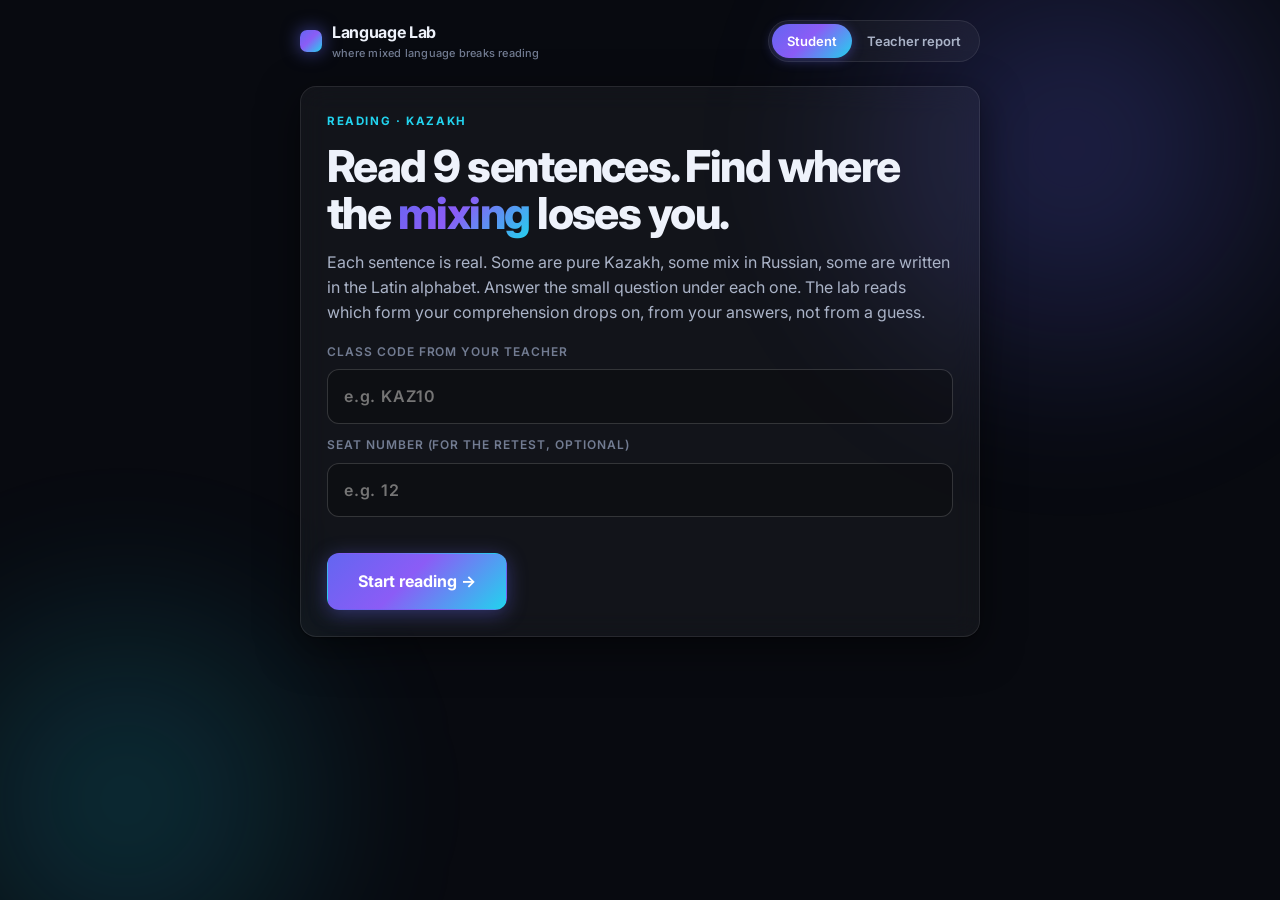
<file: language-lab/index.html>
<!DOCTYPE html>
<html lang="en">
<head>
<meta charset="utf-8">
<meta name="viewport" content="width=device-width, initial-scale=1">
<title>Language Lab — where mixed language breaks reading</title>
<link rel="preconnect" href="https://fonts.googleapis.com">
<link rel="preconnect" href="https://fonts.gstatic.com" crossorigin>
<link href="https://fonts.googleapis.com/css2?family=Inter:wght@400;500;600;700;800;900&display=swap" rel="stylesheet">
<style>
:root{
  --bg:#080a10; --card:rgba(255,255,255,.045); --border:rgba(255,255,255,.09); --border-strong:rgba(255,255,255,.16);
  --tp:#eef2fb; --ts:#aab3c7; --tm:#727c92;
  --accent:#6366f1; --cyan:#22d3ee; --emerald:#34d399;
  --grad:linear-gradient(135deg,#6366f1 0%,#8b5cf6 45%,#22d3ee 100%);
  --grad-soft:linear-gradient(135deg,rgba(99,102,241,.18),rgba(34,211,238,.12));
  --good:#34d399; --good-bg:rgba(52,211,153,.12); --good-bd:rgba(52,211,153,.4);
  --warn:#fbbf24; --warn-bg:rgba(251,191,36,.12); --warn-bd:rgba(251,191,36,.4);
  --bad:#f87171; --bad-bg:rgba(248,113,113,.12); --bad-bd:rgba(248,113,113,.4);
  --shadow:0 1px 2px rgba(0,0,0,.4),0 12px 40px rgba(0,0,0,.5); --r:16px;
}
*{box-sizing:border-box;margin:0;padding:0;}
html{-webkit-text-size-adjust:100%;}
body{font-family:'Inter',-apple-system,BlinkMacSystemFont,'Segoe UI',sans-serif;background:var(--bg);color:var(--tp);min-height:100vh;line-height:1.55;-webkit-font-smoothing:antialiased;overflow-x:hidden;}
.aurora{position:fixed;inset:0;z-index:0;pointer-events:none;overflow:hidden;}
.orb{position:absolute;border-radius:50%;filter:blur(60px);opacity:.5;}
.orb1{top:-18%;right:-8%;width:620px;height:620px;background:radial-gradient(circle,rgba(99,102,241,.55),transparent 70%);animation:drift 22s ease-in-out infinite;}
.orb2{bottom:-20%;left:-12%;width:560px;height:560px;background:radial-gradient(circle,rgba(34,211,238,.4),transparent 70%);animation:drift 27s ease-in-out infinite 4s;}
@keyframes drift{0%,100%{transform:translateY(0) scale(1);}50%{transform:translateY(-40px) scale(1.06);}}
@media(prefers-reduced-motion:reduce){.orb{animation:none;}}
.wrap{position:relative;z-index:1;max-width:720px;margin:0 auto;padding:20px 20px 60px;}
.topbar{display:flex;align-items:center;justify-content:space-between;margin-bottom:24px;gap:12px;flex-wrap:wrap;}
.brand{display:flex;align-items:center;gap:10px;font-weight:700;letter-spacing:-.02em;}
.brand .dot{width:22px;height:22px;border-radius:7px;background:var(--grad);box-shadow:0 0 18px rgba(99,102,241,.6);}
.brand small{display:block;font-size:11px;font-weight:500;color:var(--tm);letter-spacing:.02em;}
.seg{display:inline-flex;background:var(--card);border:1px solid var(--border);border-radius:50px;padding:3px;backdrop-filter:blur(10px);}
.seg button{font:inherit;font-size:13px;font-weight:600;border:none;background:none;color:var(--ts);padding:7px 15px;border-radius:50px;cursor:pointer;transition:.2s;}
.seg button.on{background:var(--grad);color:#fff;box-shadow:0 2px 12px rgba(99,102,241,.4);}
.card{background:var(--card);border:1px solid var(--border);border-radius:var(--r);padding:26px;backdrop-filter:blur(14px);box-shadow:var(--shadow);}
.eyebrow{font-size:11.5px;font-weight:700;letter-spacing:.14em;text-transform:uppercase;color:var(--cyan);margin-bottom:12px;}
h1{font-size:clamp(28px,5vw,44px);font-weight:800;line-height:1.06;letter-spacing:-.035em;margin-bottom:14px;}
h2{font-size:23px;font-weight:700;letter-spacing:-.02em;margin-bottom:8px;}
.grad-text{background:var(--grad);-webkit-background-clip:text;background-clip:text;-webkit-text-fill-color:transparent;}
.lead{color:var(--ts);font-size:16px;}
p{color:var(--ts);}
.mut{color:var(--tm);font-size:13px;}
label.fld{display:block;font-size:12px;font-weight:600;color:var(--tm);text-transform:uppercase;letter-spacing:.08em;margin:0 0 8px;}
input.txt{font:inherit;font-weight:600;letter-spacing:.05em;width:100%;background:rgba(0,0,0,.25);border:1px solid var(--border-strong);border-radius:12px;padding:14px 16px;color:var(--tp);}
input.txt:focus{outline:none;border-color:var(--accent);box-shadow:0 0 0 3px rgba(99,102,241,.25);}
.btn{font:inherit;font-weight:600;border:1px solid var(--border-strong);background:var(--card);color:var(--tp);border-radius:12px;padding:13px 22px;cursor:pointer;transition:.2s;display:inline-flex;align-items:center;gap:8px;}
.btn:hover:not(:disabled){border-color:var(--tm);transform:translateY(-1px);}
.btn:disabled{opacity:.5;cursor:default;}
.btn-primary{background:var(--grad);border-color:transparent;color:#fff;box-shadow:0 4px 20px rgba(99,102,241,.4);}
.btn-primary:hover:not(:disabled){box-shadow:0 8px 30px rgba(99,102,241,.55);transform:translateY(-2px);}
.btn-lg{padding:15px 30px;font-size:16px;font-weight:700;}
:focus-visible{outline:2px solid var(--accent);outline-offset:2px;}
.steps{display:flex;gap:6px;margin-bottom:22px;}
.steps>div{flex:1;height:4px;border-radius:3px;background:var(--border);overflow:hidden;}
.steps>div.done{background:var(--grad);}
.steps>div.now{position:relative;}
.steps>div.now::after{content:'';position:absolute;inset:0;background:var(--grad);animation:pulse 1.6s ease-in-out infinite;}
@keyframes pulse{0%,100%{opacity:.4;}50%{opacity:1;}}
.steps[hidden]{display:none;}
.passage{font-size:22px;line-height:1.5;font-weight:600;color:var(--tp);background:rgba(0,0,0,.22);border:1px solid var(--border);border-radius:12px;padding:20px 22px;margin:6px 0 4px;}
.qline{font-size:16px;color:var(--ts);margin:16px 0 10px;}
.chip{display:inline-flex;align-items:center;gap:6px;font-size:12px;font-weight:700;padding:4px 12px;border-radius:50px;letter-spacing:.01em;}
.chip.good{background:var(--good-bg);color:var(--good);border:1px solid var(--good-bd);}
.chip.warn{background:var(--warn-bg);color:var(--warn);border:1px solid var(--warn-bd);}
.chip.info{background:var(--grad-soft);color:var(--cyan);border:1px solid var(--border);}
.result-card{border-radius:var(--r);padding:18px 20px;margin-top:14px;border:1px solid var(--border);background:var(--card);}
.result-card.good{border-color:var(--good-bd);background:var(--good-bg);}
.result-card.warn{border-color:var(--warn-bd);background:var(--warn-bg);}
.result-card p{color:var(--tp);}
.tiles{display:grid;grid-template-columns:repeat(3,1fr);gap:12px;margin:18px 0 8px;}
.tile{background:var(--card);border:1px solid var(--border);border-radius:14px;padding:16px 18px;}
.tile .n{font-size:28px;font-weight:800;letter-spacing:-.03em;line-height:1;font-variant-numeric:tabular-nums;}
.tile .l{font-size:11px;font-weight:600;text-transform:uppercase;letter-spacing:.09em;color:var(--tm);margin-top:6px;}
.hm-row{margin-bottom:16px;}
.hm-head{display:flex;justify-content:space-between;gap:12px;margin-bottom:6px;font-size:14px;}
.hm-head .pct{color:var(--ts);white-space:nowrap;font-variant-numeric:tabular-nums;}
.hm-bar{height:12px;border-radius:6px;background:rgba(0,0,0,.35);overflow:hidden;}
.hm-bar>div{height:100%;border-radius:6px;background:var(--grad);width:0;transition:width .8s cubic-bezier(.4,0,.2,1);}
.pen{display:flex;gap:12px;flex-wrap:wrap;margin-top:6px;}
.pen .p{flex:1;min-width:150px;border:1px solid var(--warn-bd);background:var(--warn-bg);border-radius:12px;padding:14px 16px;}
.pen .p .v{font-size:24px;font-weight:800;color:var(--warn);}
.mt{margin-top:16px;}
.fade{animation:fade .45s ease both;}
@keyframes fade{from{opacity:0;transform:translateY(14px);}to{opacity:1;transform:translateY(0);}}
@media(max-width:560px){.tiles{grid-template-columns:1fr;}.wrap{padding:16px 16px 48px;}.passage{font-size:19px;}}
</style>
</head>
<body>
<div class="aurora"><div class="orb orb1"></div><div class="orb orb2"></div></div>
<div class="wrap">
  <div class="topbar">
    <div class="brand"><span class="dot"></span><span>Language Lab<small>where mixed language breaks reading</small></span></div>
    <div class="seg" id="modeseg" hidden><button id="mStudent" class="on">Student</button><button id="mTeacher">Teacher report</button></div>
  </div>
  <div class="steps" id="steps" hidden></div>
  <div id="app"></div>
</div>
<canvas id="cardCanvas" width="1080" height="1080" style="display:none"></canvas>
<script>
(function(){
  "use strict";
  const $=id=>document.getElementById(id);
  const app=$("app"), stepsEl=$("steps");

  /* ---- Conditions: the three forms Ramazan's research measured ----
     kz    = pure Kazakh (Cyrillic)  -> the baseline
     cs    = code-switched Kazakh-Russian (KazSwitch: the code-switching penalty)
     latin = Kazakh in official 2021 Latin (Alphabet Tax: the script penalty)      */
  const COND=["kz","cs","latin"];
  const CLABEL={kz:"Pure Kazakh",cs:"Code-switched",latin:"Latin script"};

  /* ---- Items ----
     DEMO SET. All three passages per item are REAL, verbatim from the KRCS corpus
     (madrugado/KRCS, CC-BY-SA-4.0); the Latin form is the deterministic official-2021
     transliteration of the pure-Kazakh sentence. The answer is an OBJECTIVE number
     present identically in every form, so grading needs no native judgment. The short
     Kazakh question is a DEMO stand-in pending Ramazan's native QA-tag (same firewall as
     the research lane): a real class uses the Ramazan-verified item set.  */
  const ITEMS_A=[
    {id:"KRCS-1",  ans:"24", q:"Жарнама қанша сағат тұрмады?",
      kz:"Жарнама тұрмайды. Ең болмаса 24 сағат тұрмады. Zello-ға салып жіберемін парақшаңызды.",
      cs:"Реклама не стойт хотя бы 24 сағат тұрмады, Zellоға салып жіберем парақшаңызды",
      latin:"Jarnama tūrmaidy. Eñ bolmasa 24 sağat tūrmady. Zello-ğa salyp jıberemın paraqşañyzdy."},
    {id:"KRCS-50", ans:"2",  q:"Ұлы қанша тілді жақсы түсінеді?",
      kz:"Балабақшаны орысша бітірдік, мектеп қазақша, бұйырса. Үйде қазақша, 2 тілді жақсы түсінетін сиықты ұлым.",
      cs:"садик орысша битирдик школ казакша буйырса  уйде казакша вроде 2тилди жаксы тусинеди улым.",
      latin:"Balabaqşany orysşa bıtırdık, mektep qazaqşa, būiyrsa. Üide qazaqşa, 2 tıldı jaqsy tüsınetın siyqty ūlym."},
    {id:"KRCS-53", ans:"6",  q:"Қанша ата-ана сұрады?",
      kz:"Сілтемелерді жібердім, 6 ата-ана сұрап жатырған соң, топқа жібердім.",
      cs:"Скинула ссылки, 6 ата ана сурап жаткансоң группага жибердим",
      latin:"Sıltemelerdı jıberdım, 6 ata-ana sūrap jatyrğan soñ, topqa jıberdım."},
    {id:"KRCS-70", ans:"3",  q:"Күніне неше рет себезгіге кіреді?",
      kz:"Себезгіге күніне 3 рет кіремін ғой, мүмкін емес қой.",
      cs:"Душқа күніне 3 рет кірем ғо, невозможно ғо",
      latin:"Sebezgıge künıne 3 ret kıremın ğoi, mümkın emes qoi."},
    {id:"KRCS-99", ans:"8",  q:"Қанша миллион оқырман жиналды?",
      kz:"8 миллион оқырманды қалай тез жинап алдыңыз. Ақша беріп, жинатып алған ғой.",
      cs:"8 млн подписчикті қалай тез жинап алдыңыз Ақша беріп жинатып алған ғой",
      latin:"8 million oqyrmandy qalai tez jinap aldyñyz. Aqşa berıp, jinatyp alğan ğoi."},
    {id:"KRCS-78", ans:"100",q:"Неше жасқа дейін өмір сүруге тілек айтылды?",
      kz:"Жарайсың, сынаққа сынбай, тек алға жүрдіңіз. Алла еңбекке қарап нәтижесін берген шығар! 100 жасаңыз, ауырмаңыз ешқашан!",
      cs:"Молодец, сынаққа сынбай тек алға жүрдіңіз. Алла еңбекке қарап нәтижесін берген шығар! 100 жасаңыз, ауырмаңыз ешқашан!",
      latin:"Jaraisyñ, synaqqa synbai, tek alğa jürdıñız. Alla eñbekke qarap nätijesın bergen şyğar! 100 jasañyz, auyrmañyz eşqaşan!"},
    {id:"KRCS-159",ans:"11", q:"Нешінші сыныпты бітіргенше киеді?",
      kz:"Түк болмайды 11 бітіргенше киеді ғой дейтін еді",
      cs:"ни чё 11 бітіргенше киеді ғо дейтін ед",
      latin:"Tük bolmaidy 11 bıtırgenşe kiedı ğoi deitın edı"},
    {id:"KRCS-291",ans:"5000",q:"Қазір қанша теңгеге дым келмейді?",
      kz:"Дұрыс айтасыз, қазір 5000 теңгеге дым келмейді. Бір жылға тіптен жетпейді.",
      cs:"Дурыс айтасыз казир 5000тг дым келмеиды Бир жылга тем более жетпейды",
      latin:"Dūrys aitasyz, qazır 5000 teñgege dym kelmeidı. Bır jylğa tıpten jetpeidı."},
    {id:"KRCS-311",ans:"300",q:"Жалақыны кемінде қанша мың теңге қылу керек?",
      kz:"Кара жұмысшылардың жалақысын көтеру керек ғой.Кемінде 300 мын қылып",
      cs:"Кара жумысшылардын зарплатын котеру керек гой.Кеми 300 мын кылып",
      latin:"Kara jūmysşylardyñ jalaqysyn köteru kerek ğoi.Kemınde 300 myn qylyp"}
  ];

  /* ---- Form B: the RETEST set. Different sentences, same three forms + number-answer design.
     A student who merely remembered Form A cannot pass Form B; a student whose reading genuinely
     changed passes it in either dress. Same real-KRCS + real-transliterator + demo-question rules. */
  const ITEMS_B=[
    {id:"KRCS-B1", ans:"2",  q:"Неше сағат ішінде жеткізеді?",
      kz:"Жеткізу тегін, 2 сағат ішінде жеткізіп береміз.",
      cs:"Доставка тегін 2 сағат ішінде жеткізіп беремиз",
      latin:"Jetkızu tegın, 2 sağat ışınde jetkızıp beremız."},
    {id:"KRCS-B2", ans:"85", q:"Неше мың теңге туралы айтылған?",
      kz:"85 мың неге келеді? Салықтың бағасын көтеруге бұлардікі.",
      cs:"85мың неге келеді. Налогтың бағасының көтеруге бұлардікі",
      latin:"85 myñ nege keledı? Salyqtyñ bağasyn köteruge būlardıkı."},
    {id:"KRCS-B3", ans:"649",q:"Қанша миллиард қалтаға кетті?",
      kz:"649 млрд қалтаға кетті ғой шашамен.",
      cs:"649млрд қалтаға кеттіғо примерн",
      latin:"649 mlrd qaltağa kettı ğoi şaşamen."},
    {id:"KRCS-B4", ans:"2",  q:"Неше жылда шығады?",
      kz:"2 жылда шығып келеді жақсы тәртіп үшін.",
      cs:"2 жылда шығып келеді за хороший поведение",
      latin:"2 jylda şyğyp keledı jaqsy tärtıp üşın."},
    {id:"KRCS-B5", ans:"4",  q:"Неше баласы бар?",
      kz:"Мен де декреттік демалыстамын, 4 балам бар.",
      cs:"Тоже на декретном , 4 балам бар",
      latin:"Men de dekrettık demalystamyn, 4 balam bar."},
    {id:"KRCS-B6", ans:"100",q:"Неше теңгеден жинайтын еді?",
      kz:"Есіңізде ме, 100 теңгеден жинап, туған күнге сыйлықтар алушы едік қой.",
      cs:"Помните, 100т жинап туган кунге подароктар алушы едик кой",
      latin:"Esıñızde me, 100 teñgeden jinap, tuğan künge syilyqtar aluşy edık qoi."},
    {id:"KRCS-B7", ans:"7",  q:"Клубқа бармағалы неше жыл болды?",
      kz:"Ой, мен клубқа бармағалы 7 жыл болды.",
      cs:"Ой мен клубқа бармағалы 7 лет как)",
      latin:"Oi, men klubqa barmağaly 7 jyl boldy."},
    {id:"KRCS-B8", ans:"15", q:"Неше сағат қосты?",
      kz:"Аудиторлық сағат қостыртты білім бөлімі, сол үшін 15 сағат қостым.",
      cs:"аудиторный сағат қостыртты учеб отд, сол үшін 15 сағат қостым",
      latin:"Auditorlyq sağat qostyrtty bılım bölımı, sol üşın 15 sağat qostym."},
    {id:"KRCS-B9", ans:"10", q:"Неше күннен кейін келеді?",
      kz:"Нақты уақытты сұрамадым, 10 күннен кейін келетінін айтты, бітті.",
      cs:"точно уакытын сурамадым, 10 куннен кеин келеди деп айтты и все",
      latin:"Naqty uaqytty sūramadym, 10 künnen keiın keletının aitty, bıttı."}
  ];
  let ITEMS=ITEMS_A;  // set to ITEMS_B below when ?form=b (the post session)

  /* ---- session store (no accounts, no backend needed for the demo) ---- */
  const QS=new URLSearchParams(location.search);
  const DEMO=!QS.get("store")&&QS.get("teacher")===null&&!QS.get("code");
  const FORM=(QS.get("form")||"").toUpperCase()==="B"?"B":"A";  // session 2 (post) uses ?form=b
  if(FORM==="B")ITEMS=ITEMS_B;
  let token="";
  const Store=(function(){
    const ep=QS.get("store");
    const url=(code,data)=>{let u=ep+(ep.indexOf("?")<0?"?":"&")+"code="+encodeURIComponent(code);if(data)u+="&data="+encodeURIComponent(JSON.stringify(data));return u;};
    return {
      submit(code,rec){if(ep)return fetch(url(code,rec)).then(()=>true);const k="llab:"+code,cur=JSON.parse(localStorage.getItem(k)||"[]");cur.push(rec);localStorage.setItem(k,JSON.stringify(cur));return Promise.resolve(true);},
      load(code){if(ep)return fetch(url(code)).then(r=>r.json()).then(j=>Array.isArray(j)?j:(j&&j.rows)||[]);return Promise.resolve(JSON.parse(localStorage.getItem("llab:"+code)||"[]"));}
    };
  })();
  function mrand(n){const x=Math.sin(n*99.13)*43758.5453;return x-Math.floor(x);}
  // seed a demo class so BOTH the snapshot and the pre/post change view have data.
  // Form A (pre) = big penalty; Form B (post) = penalty shrank, which is the measured outcome.
  if(DEMO && !localStorage.getItem("llab:DEMO")){
    const seed=[];
    const mk=(s,acc,form)=>{const by={kz:[0,0],cs:[0,0],latin:[0,0]};
      COND.forEach((c,ci)=>{const tot=3;let ok=0;for(let i=0;i<tot;i++){if(mrand(s*13+ci*5+i+(form==="B"?900:0))<acc[c])ok++;}by[c]=[ok,tot];});
      return {by,form,token:String(s),ts:Date.now()-s*45000};};
    for(let s=0;s<26;s++) seed.push(mk(s,{kz:.90,cs:.60,latin:.70},"A"));
    for(let s=0;s<24;s++) seed.push(mk(s,{kz:.92,cs:.82,latin:.85},"B"));
    localStorage.setItem("llab:DEMO",JSON.stringify(seed));
  }

  let classCode=(QS.get("code")||"").toUpperCase();
  let order=[], iIdx=0, by={kz:[0,0],cs:[0,0],latin:[0,0]};

  function progress(step){if(step<0){stepsEl.hidden=true;return;}stepsEl.hidden=false;stepsEl.innerHTML=ITEMS.map((_,i)=>`<div class="${i<step?'done':i===step?'now':''}"></div>`).join("");}
  function show(html){app.innerHTML=html;app.firstElementChild&&app.firstElementChild.classList.add("fade");}

  /* ---- data export + share (added features) ---- */
  function dl(name,text,type){const b=new Blob([text],{type:type||"text/csv;charset=utf-8"});const a=document.createElement("a");a.href=URL.createObjectURL(b);a.download=name;document.body.appendChild(a);a.click();a.remove();URL.revokeObjectURL(a.href);}
  function exportCSV(rows){
    const head=["form","seat","kz_ok","kz_tot","cs_ok","cs_tot","latin_ok","latin_tot","ts"];
    const g=(r,c)=>((r.by&&r.by[c])||[0,0]);
    const lines=[head.join(",")];
    (rows||[]).forEach(r=>lines.push([r.form||"A",r.token||"",g(r,"kz")[0],g(r,"kz")[1],g(r,"cs")[0],g(r,"cs")[1],g(r,"latin")[0],g(r,"latin")[1],r.ts||""].join(",")));
    dl("language-lab-"+(classCode||"class")+".csv",lines.join("\n"));
  }
  function addCsvBtn(rows){const ctl=document.querySelector(".ctl");if(!ctl||!rows||!rows.length)return;const b=document.createElement("button");b.className="btn";b.textContent="Export CSV";b.onclick=()=>exportCSV(rows);ctl.appendChild(b);}
  function shareResult(kz,cs,la){
    const c=$("cardCanvas"),x=c.getContext("2d"),W=1080,H=1080,F="'Inter',-apple-system,Segoe UI,Roboto,Arial,sans-serif";
    x.fillStyle="#080a10";x.fillRect(0,0,W,H);
    const bg=x.createLinearGradient(0,0,W,H);bg.addColorStop(0,"rgba(99,102,241,.32)");bg.addColorStop(.5,"rgba(139,92,246,.16)");bg.addColorStop(1,"rgba(34,211,238,.2)");x.fillStyle=bg;x.fillRect(0,0,W,H);
    x.fillStyle="#0d1017";x.strokeStyle="rgba(255,255,255,.14)";x.lineWidth=3;x.beginPath();x.roundRect(60,60,W-120,H-120,44);x.fill();x.stroke();
    x.textAlign="center";
    x.fillStyle="#22d3ee";x.font="700 38px "+F;x.fillText("LANGUAGE LAB · MY READING",W/2,170);
    const vals=[["Pure Kazakh",kz,"#eef2fb"],["Code-switched",cs,"#fbbf24"],["Latin script",la,"#22d3ee"]];
    vals.forEach((v,i)=>{const cx=W/2+(i-1)*300;x.fillStyle=v[2];x.font="800 120px "+F;x.fillText(v[1]==null?"–":v[1]+"%",cx,430);
      x.fillStyle="#aab3c7";x.font="500 34px "+F;x.fillText(v[0],cx,485);});
    const base=kz,worst=Math.min(cs==null?100:cs,la==null?100:la);
    const pen=base!=null?Math.max(0,base-worst):0;
    x.fillStyle="#fff";x.font="800 130px "+F;x.fillText(pen+" pp",W/2,700);
    x.fillStyle="#aab3c7";x.font="500 40px "+F;x.fillText("comprehension lost to the surface form",W/2,760);
    x.fillStyle="#727c92";x.font="400 30px "+F;x.fillText("same meaning every time — only the writing changed",W/2,870);
    x.fillStyle="#8b93a6";x.font="600 32px "+F;x.fillText("measure yours →",W/2,950);
    c.toBlob(b=>{const file=new File([b],"language-lab-result.png",{type:"image/png"});
      if(navigator.canShare&&navigator.canShare({files:[file]})){navigator.share({files:[file],title:"Language Lab"}).catch(()=>{});return;}
      const a=document.createElement("a");a.href=URL.createObjectURL(b);a.download="language-lab-result.png";document.body.appendChild(a);a.click();a.remove();},"image/png");
  }

  /* ---- intro ---- */
  function intro(){
    progress(-1);
    show(`<div class="card">
      <div class="eyebrow">Reading · Kazakh${FORM==="B"?" · Session 2 of 2":""}</div>
      <h1>Read ${ITEMS.length} sentences. Find where the <span class="grad-text">mixing</span> loses you.</h1>
      ${FORM==="B"?`<div class="result-card" style="margin-bottom:16px"><span class="chip info">Retest</span><p class="mt" style="margin-top:8px">New sentences, a few weeks on. Enter the <b style="color:var(--tp)">same seat number</b> you used last time so we can see if the gap closed.</p></div>`:""}
      <p class="lead" style="margin-bottom:18px;">Each sentence is real. Some are pure Kazakh, some mix in Russian, some are written in the Latin alphabet. Answer the small question under each one. The lab reads which form your comprehension drops on, from your answers, not from a guess.</p>
      <label class="fld">Class code from your teacher</label>
      <input class="txt" id="code" maxlength="8" autocapitalize="characters" placeholder="e.g. KAZ10" value="${classCode}" style="margin-bottom:12px;">
      <label class="fld">Seat number${FORM==="B"?" (same as last time)":" (for the retest, optional)"}</label>
      <input class="txt" id="tok" maxlength="6" autocomplete="off" inputmode="numeric" placeholder="e.g. 12" value="${token}" style="margin-bottom:8px;">
      <div id="cerr" style="color:var(--bad);font-size:13px;min-height:18px;margin-bottom:10px;"></div>
      <button class="btn btn-primary btn-lg" id="start">Start reading &rarr;</button>
    </div>`);
    const inp=$("code");
    $("start").onclick=()=>{const v=(inp.value||"").trim().toUpperCase();if(!v){$("cerr").textContent="Enter the class code your teacher put on the board.";return;}if(FORM==="B"&&!(($("tok").value)||"").trim()){$("cerr").textContent="Session 2 needs the same seat number you used last time.";return;}classCode=v;token=(($("tok").value)||"").trim();begin();};
    inp.addEventListener("keydown",e=>{if(e.key==="Enter")$("start").click();});
  }

  function begin(){
    // counterbalance: shuffle items, assign a rotating condition with a random per-student offset,
    // so each student sees each sentence in exactly ONE form and the class covers every form.
    order=ITEMS.map((it,i)=>i);
    for(let i=order.length-1;i>0;i--){const j=Math.floor(Math.random()*(i+1));[order[i],order[j]]=[order[j],order[i]];}
    const off=Math.floor(Math.random()*3);
    order=order.map((idx,k)=>({idx,cond:COND[(k+off)%3]}));
    iIdx=0; by={kz:[0,0],cs:[0,0],latin:[0,0]};
    item();
  }

  /* ---- one reading item ---- */
  function item(){
    progress(iIdx);
    const {idx,cond}=order[iIdx], it=ITEMS[idx];
    show(`<div class="card">
      <div class="eyebrow">Sentence ${iIdx+1} of ${ITEMS.length}</div>
      <div class="passage" dir="auto">${it[cond]}</div>
      <div class="qline">${it.q}</div>
      <input class="txt" id="ans" inputmode="numeric" autocomplete="off" placeholder="Type the number" style="margin-bottom:8px;">
      <div id="aerr" style="color:var(--bad);font-size:13px;min-height:18px;margin-bottom:8px;"></div>
      <button class="btn btn-primary" id="go">Answer &rarr;</button>
      <div id="fb"></div>
    </div>`);
    const inp=$("ans");inp.focus();
    const submit=()=>{
      const raw=(inp.value||"").trim();
      if(!raw){$("aerr").textContent="Type the number from the sentence.";return;}
      const norm=raw.replace(/\D+/g,"");
      const ok=norm===it.ans;
      by[cond][1]++; if(ok)by[cond][0]++;
      inp.disabled=true;$("go").disabled=true;
      $("fb").innerHTML=`<div class="result-card ${ok?'good':'warn'} mt"><span class="chip ${ok?'good':'warn'}">${ok?'Correct':'Missed'}</span> <span class="mut" style="margin-left:6px">Form: ${CLABEL[cond]}</span><p class="mt" style="margin-top:10px">${ok?'You pulled the fact straight out.':('The sentence says <b style="color:var(--tp)">'+it.ans+'</b>. It was there, just harder to reach in this form.')}</p></div><button class="btn btn-primary mt" id="nx">${iIdx+1<ITEMS.length?'Next sentence &rarr;':'See your result &rarr;'}</button>`;
      $("nx").onclick=()=>{iIdx++;iIdx<ITEMS.length?item():result();};
    };
    $("go").onclick=submit;
    inp.addEventListener("keydown",e=>{if(e.key==="Enter"&&!inp.disabled)submit();});
  }

  const pct=a=>a[1]?Math.round(a[0]/a[1]*100):null;

  /* ---- student result ---- */
  function result(){
    progress(ITEMS.length);
    const kz=pct(by.kz), cs=pct(by.cs), la=pct(by.latin);
    const base=kz==null?null:kz;
    let lines=[];
    if(base!=null && cs!=null && cs<base) lines.push(`Mixing Russian in cost you here: pure Kazakh ${kz}%, code-switched ${cs}%.`);
    if(base!=null && la!=null && la<base) lines.push(`Latin script slowed you: pure Kazakh ${kz}%, Latin ${la}%.`);
    const body = lines.length
      ? `<div class="result-card warn"><span class="chip warn">Your reading penalty</span><p class="mt">${lines.join(" ")}</p><p class="mut mt" style="margin-top:10px">The meaning was identical every time. Only the form changed, and that is what moved your score. This is the same effect Ramazan's research found in AI models, measured now on a reader.</p></div>`
      : `<div class="result-card good"><span class="chip good">Steady across forms</span><p class="mt">Mixing and Latin script did not knock your comprehension down. You read the meaning through the surface.</p></div>`;
    show(`<div class="card">
      <div class="eyebrow">Your result</div>
      <h2>How the <span class="grad-text">form</span> hit your reading</h2>
      <div class="tiles">
        <div class="tile"><div class="n">${kz==null?'–':kz+'%'}</div><div class="l">Pure Kazakh</div></div>
        <div class="tile"><div class="n">${cs==null?'–':cs+'%'}</div><div class="l">Code-switched</div></div>
        <div class="tile"><div class="n">${la==null?'–':la+'%'}</div><div class="l">Latin script</div></div>
      </div>
      ${body}
      <div id="change"></div>
      <div class="mut mt" id="sent" style="margin-top:16px">Adding your run to the class total…</div>
      <div class="ctl mt" style="display:flex;gap:10px;flex-wrap:wrap"><button class="btn btn-primary" id="share">Share my result</button><button class="btn" id="again">Read again</button></div></div>`);
    $("again").onclick=intro;
    $("share").onclick=()=>shareResult(kz,cs,la);
    Store.submit(classCode,{by,form:FORM,token,ts:Date.now()}).then(()=>{$("sent").textContent="Counted in your class total. Nothing identifying you was sent.";})
      .catch(()=>{const s=$("sent");s.style.color="var(--bad)";s.textContent="Could not reach the class total. Show this screen to your teacher.";});
    // post session: show the student their own change since session 1 (matched by seat number)
    if(FORM==="B"&&token){
      Store.load(classCode).then(rows=>{
        const pre=(rows||[]).filter(r=>(r.form||"A")==="A"&&String(r.token)===String(token)).slice(-1)[0];
        if(!pre||!pre.by)return;
        const f=a=>a&&a[1]?a[0]/a[1]:null;
        const pk=f(pre.by.kz),pc=f(pre.by.cs),pl=f(pre.by.latin),nk=f(by.kz),nc=f(by.cs),nl=f(by.latin);
        const r2=[];
        if(pk!=null&&pc!=null&&nk!=null&&nc!=null)r2.push(["mixing Russian",Math.round((pk-pc)*100),Math.round((nk-nc)*100)]);
        if(pk!=null&&pl!=null&&nk!=null&&nl!=null)r2.push(["Latin script",Math.round((pk-pl)*100),Math.round((nk-nl)*100)]);
        if(!r2.length)return;
        const html=r2.map(([name,pre_,now_])=>{const better=now_<pre_;return `<p class="mt" style="margin-top:6px">Your ${name} gap: <b style="color:var(--tp)">${pre_}pp</b> before &rarr; <b style="color:var(--${better?'good':'warn'})">${now_}pp</b> now${better?', it closed.':'.'}</p>`;}).join("");
        $("change").innerHTML=`<div class="result-card ${r2.every(r=>r[2]<=r[1])?'good':'warn'} mt"><span class="chip info">Since last time · seat ${token}</span>${html}</div>`;
      }).catch(()=>{});
    }
  }

  /* ---- teacher ---- */
  function teacherEntry(){
    progress(-1);
    show(`<div class="card"><div class="eyebrow">Teacher view</div><h2>Class report</h2>
      <p class="lead" style="margin-bottom:16px">Enter the class code you gave your students. You will see how much comprehension the whole room loses when the language mixes or switches to Latin.</p>
      <label class="fld">Class code</label>
      <input class="txt" id="tcode" maxlength="8" autocapitalize="characters" placeholder="e.g. KAZ10" value="${classCode||(DEMO?'DEMO':'')}" style="margin-bottom:12px">
      <button class="btn btn-primary btn-lg" id="tgo">Open report &rarr;</button></div>`);
    $("tgo").onclick=()=>{const v=(($("tcode").value)||"").trim().toUpperCase();if(v){classCode=v;report();}};
    $("tcode").addEventListener("keydown",e=>{if(e.key==="Enter")$("tgo").click();});
  }
  function report(){
    show(`<div class="card"><p class="mut">Loading class ${classCode}…</p></div>`);
    Store.load(classCode).then(renderReport).catch(()=>{show(`<div class="card"><p style="color:var(--bad)">Could not read class ${classCode}.</p><button class="btn mt" id="back">Try another code</button></div>`);$("back").onclick=teacherEntry;});
  }
  function renderReport(rows){
    const N=rows.length;
    if(!N){show(`<div class="card"><div class="eyebrow">Class ${classCode}</div><h2>Waiting for the first reader</h2><p class="lead mt">Nothing under this code yet. Students appear here as they finish.</p><div class="ctl mt"><button class="btn btn-primary" id="rf">Refresh</button> <button class="btn" id="back">Another code</button></div></div>`);$("rf").onclick=report;$("back").onclick=teacherEntry;return;}
    const _A=rows.filter(r=>(r.form||"A")==="A"), _B=rows.filter(r=>r.form==="B");
    if(_A.length&&_B.length)return renderChange(_A,_B);   // both sessions present -> the measured-change view
    const agg={kz:[0,0],cs:[0,0],latin:[0,0]};
    rows.forEach(r=>COND.forEach(c=>{const a=(r.by&&r.by[c])||[0,0];agg[c][0]+=a[0];agg[c][1]+=a[1];}));
    const acc=c=>agg[c][1]?agg[c][0]/agg[c][1]:0;
    const kz=acc("kz"),cs=acc("cs"),la=acc("latin");
    const csPen=Math.round((kz-cs)*100), laPen=Math.round((kz-la)*100);
    const bars=[["Pure Kazakh (baseline)",kz],["Code-switched",cs],["Latin script",la]];
    show(`<div class="card">
      <div class="eyebrow">Class ${classCode}</div>
      <h2>What form does to this <span class="grad-text">room</span></h2>
      <div class="tiles">
        <div class="tile"><div class="n">${N}</div><div class="l">students finished</div></div>
        <div class="tile"><div class="n">${Math.round(kz*100)}%</div><div class="l">pure Kazakh accuracy</div></div>
        <div class="tile"><div class="n">${Math.round(Math.min(cs,la)*100)}%</div><div class="l">worst form</div></div>
      </div>
      <p class="mut" style="margin:4px 0 14px">Accuracy on the same meanings, by the form they were shown in.</p>
      <div id="bars"></div>
      <div class="pen">
        <div class="p"><div class="v">${csPen>0?'−'+csPen:(''+(-csPen))} pp</div><div class="mut" style="margin-top:4px">Code-switching penalty (pure Kazakh minus code-switched)</div></div>
        <div class="p"><div class="v">${laPen>0?'−'+laPen:(''+(-laPen))} pp</div><div class="mut" style="margin-top:4px">Script penalty (pure Kazakh minus Latin)</div></div>
      </div>
      <p class="mut mt">Anonymous. Runs are counted, students are never identified. Reads behaviour, never an AI grading a child's words.</p>
      <div class="ctl mt"><button class="btn" id="rf">Refresh</button> <button class="btn" id="back">Another code</button></div></div>`);
    $("bars").innerHTML=bars.map(([name,v])=>`<div class="hm-row"><div class="hm-head"><span>${name}</span><span class="pct">${Math.round(v*100)}%</span></div><div class="hm-bar"><div data-w="${Math.max(v*100,2)}"></div></div></div>`).join("");
    requestAnimationFrame(()=>document.querySelectorAll(".hm-bar>div").forEach(d=>d.style.width=d.dataset.w+"%"));
    $("rf").onclick=report;$("back").onclick=teacherEntry;addCsvBtn(rows);
  }
  function accSet(rows,c){let ok=0,t=0;(rows||[]).forEach(r=>{const a=(r.by&&r.by[c])||[0,0];ok+=a[0];t+=a[1];});return t?ok/t:0;}
  function renderChange(A,B){
    const pp=v=>Math.round(v*100);
    const axes=[
      {name:"Code-switching",pre:accSet(A,"kz")-accSet(A,"cs"),post:accSet(B,"kz")-accSet(B,"cs")},
      {name:"Latin script",  pre:accSet(A,"kz")-accSet(A,"latin"),post:accSet(B,"kz")-accSet(B,"latin")}
    ].map(a=>({...a,moved:a.pre-a.post})).sort((x,y)=>x.moved-y.moved); // least-moved (stubborn) first
    const best=Math.max(0,pp(Math.max(...axes.map(a=>a.moved))));
    show(`<div class="card">
      <div class="eyebrow">Class ${classCode} · pre &rarr; post</div>
      <h2>Did the gap actually <span class="grad-text">close</span>?</h2>
      <div class="tiles">
        <div class="tile"><div class="n">${A.length}</div><div class="l">session 1 (pre)</div></div>
        <div class="tile"><div class="n">${B.length}</div><div class="l">session 2 (post)</div></div>
        <div class="tile"><div class="n">${best} pp</div><div class="l">biggest gap closed</div></div>
      </div>
      <p class="mut" style="margin:4px 0 14px">Sorted by what moved LEAST. The stubborn gap at the top is what to teach into next.</p>
      ${axes.map(a=>{const shrank=a.moved>=0;return `<div class="result-card ${shrank?'good':'warn'}"><div class="hm-head"><span><b style="color:var(--tp)">${a.name} penalty</b></span><span class="pct">${pp(a.pre)}pp &rarr; ${pp(a.post)}pp</span></div><p class="mt" style="margin-top:8px">${shrank?('Shrank '+pp(a.moved)+' pp over three weeks. The reading changed, not just the memory of the questions.'):('Grew '+pp(-a.moved)+' pp. It did not move, so it is the payload for the coming weeks.')}</p></div>`;}).join("")}
      <p class="mut mt">Same class, two sessions ~3 weeks apart, on DIFFERENT sentences (a seat number links a student's two runs). Anonymous, no names.</p>
      <div class="ctl mt"><button class="btn" id="rf">Refresh</button> <button class="btn" id="back">Another code</button></div></div>`);
    $("rf").onclick=report;$("back").onclick=teacherEntry;addCsvBtn(A.concat(B));
  }

  /* ---- boot ---- */
  const seg=$("modeseg");
  if(DEMO){
    seg.hidden=false;
    $("mStudent").onclick=()=>{$("mStudent").classList.add("on");$("mTeacher").classList.remove("on");intro();};
    $("mTeacher").onclick=()=>{$("mTeacher").classList.add("on");$("mStudent").classList.remove("on");teacherEntry();};
  }
  if(QS.get("teacher")!==null){classCode?report():teacherEntry();}
  else{intro();}
})();
</script>
</body>
</html>
</file>
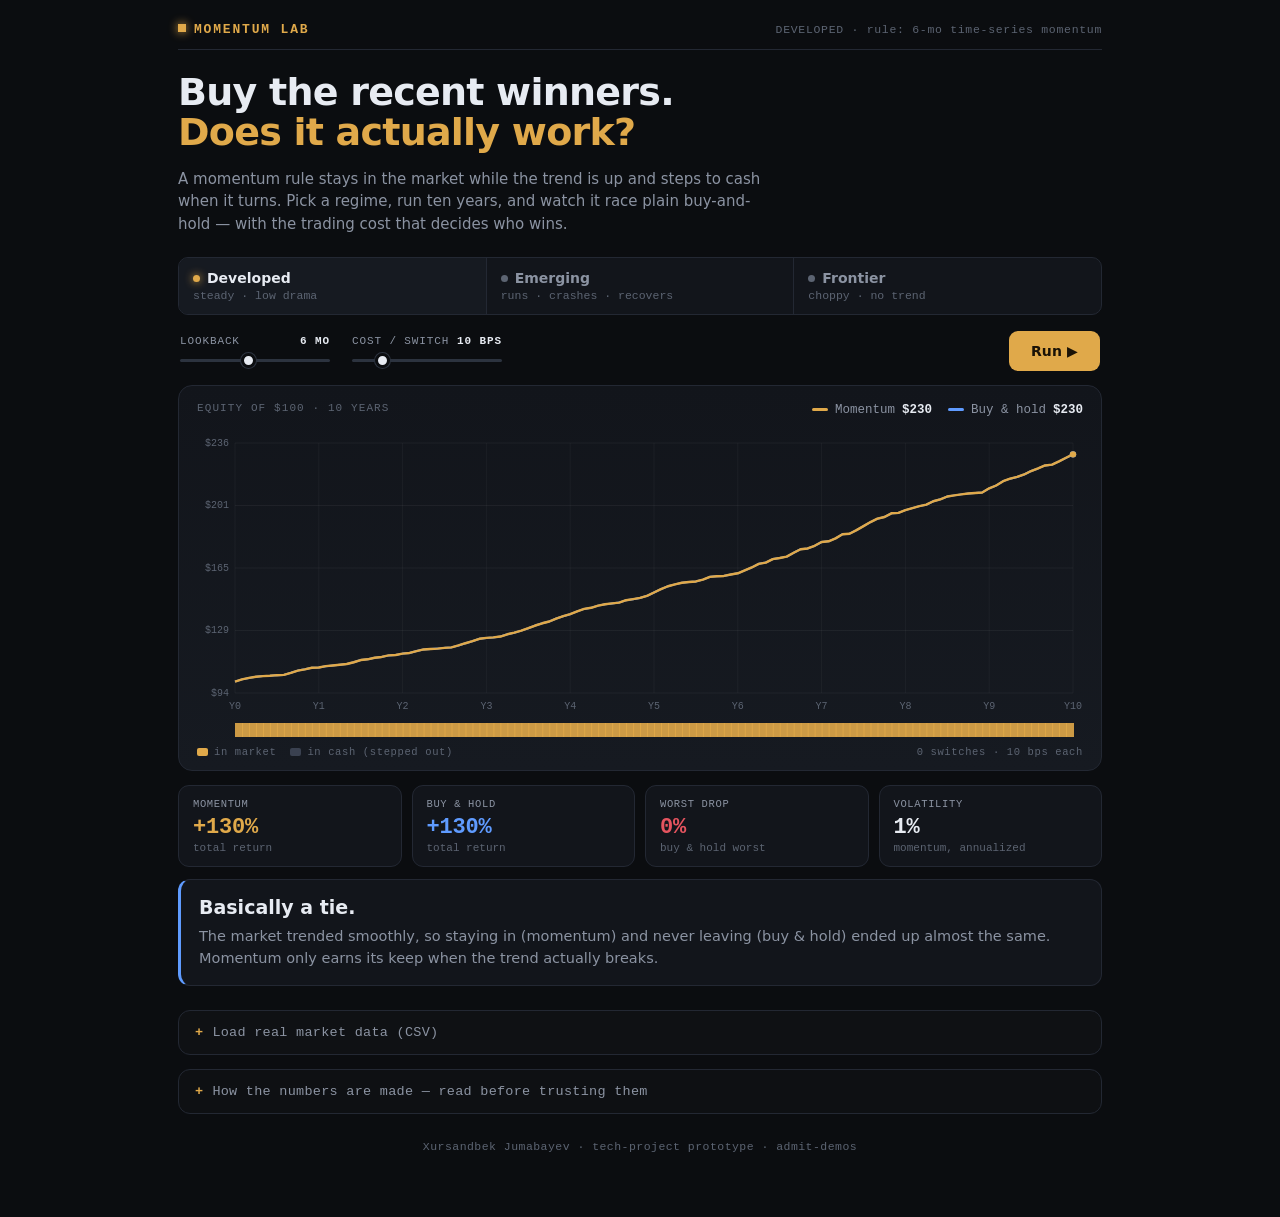
<file: momentum-lab/index.html>
<!doctype html>
<html lang="en">
<head>
<meta charset="utf-8">
<meta name="viewport" content="width=device-width, initial-scale=1, viewport-fit=cover">
<title>Momentum Lab — does buying winners actually work?</title>
<style>
  :root{
    --bg:#0b0d10; --panel:#12151b; --panel2:#161a21; --line:#232833; --line2:#2c333f;
    --ink:#e7ebf2; --mut:#8b93a2; --dim:#5c6472;
    --mom:#e0a94a; --mom-soft:rgba(224,169,74,.14);
    --bh:#5f9bff; --bh-soft:rgba(95,155,255,.12);
    --win:#39c07f; --lose:#e5545f; --cash:#3a4150;
    --mono:ui-monospace,"SF Mono",SFMono-Regular,Menlo,Consolas,"Liberation Mono",monospace;
    --sans:-apple-system,BlinkMacSystemFont,"Segoe UI",Roboto,Inter,system-ui,sans-serif;
  }
  *{box-sizing:border-box}
  html,body{margin:0;background:var(--bg);color:var(--ink);font-family:var(--sans);-webkit-font-smoothing:antialiased;text-rendering:optimizeLegibility}
  .wrap{max-width:960px;margin:0 auto;padding:22px 18px 64px}

  /* ---- terminal top strip ---- */
  .top{display:flex;align-items:center;gap:12px;border-bottom:1px solid var(--line);padding-bottom:12px}
  .mark{font-family:var(--mono);font-weight:700;font-size:13px;letter-spacing:.14em;color:var(--mom);text-transform:uppercase}
  .mark .sq{display:inline-block;width:8px;height:8px;background:var(--mom);margin-right:8px;vertical-align:1px;box-shadow:0 0 10px var(--mom)}
  .top .spacer{flex:1}
  .clock{font-family:var(--mono);font-size:11.5px;color:var(--dim);letter-spacing:.06em}

  h1{font-size:clamp(24px,4.4vw,38px);line-height:1.06;letter-spacing:-.02em;margin:22px 0 8px;font-weight:750}
  h1 em{font-style:normal;color:var(--mom)}
  .sub{color:var(--mut);font-size:15px;max-width:600px;line-height:1.5}

  /* ---- controls ---- */
  .tabs{display:flex;gap:0;margin:22px 0 0;border:1px solid var(--line);border-radius:10px;overflow:hidden;background:var(--panel)}
  .tab{flex:1;padding:12px 14px;cursor:pointer;border-right:1px solid var(--line);transition:background .12s;min-width:0}
  .tab:last-child{border-right:none}
  .tab.on{background:var(--panel2)}
  .tab.on .tn{color:var(--ink)}
  .tab .tn{font-weight:650;font-size:14px;color:var(--mut);display:flex;align-items:center;gap:7px}
  .tab .tn .led{width:7px;height:7px;border-radius:50%;background:var(--dim);flex:none}
  .tab.on .tn .led{background:var(--mom);box-shadow:0 0 8px var(--mom)}
  .tab .td{color:var(--dim);font-size:11.5px;margin-top:3px;font-family:var(--mono)}
  .tab.real .tn .led{background:var(--win);box-shadow:0 0 8px var(--win)}

  .knobs{display:flex;gap:22px;align-items:center;margin:16px 2px 4px;flex-wrap:wrap}
  .knob{display:flex;flex-direction:column;gap:6px;min-width:150px}
  .knob .kl{font-family:var(--mono);font-size:11px;color:var(--mut);text-transform:uppercase;letter-spacing:.08em;display:flex;justify-content:space-between}
  .knob .kl b{color:var(--ink);font-weight:600}
  input[type=range]{-webkit-appearance:none;appearance:none;height:3px;background:var(--line2);border-radius:2px;outline:none;margin:6px 0}
  input[type=range]::-webkit-slider-thumb{-webkit-appearance:none;width:15px;height:15px;border-radius:50%;background:var(--ink);cursor:pointer;border:3px solid var(--bg);box-shadow:0 0 0 1px var(--line2)}
  input[type=range]::-moz-range-thumb{width:15px;height:15px;border-radius:50%;background:var(--ink);cursor:pointer;border:3px solid var(--bg)}
  .run{margin-left:auto;background:var(--mom);color:#1a1206;font-weight:750;border:none;border-radius:9px;padding:12px 22px;font-size:14px;cursor:pointer;font-family:var(--sans);transition:filter .12s,transform .1s;letter-spacing:.01em}
  .run:hover{filter:brightness(1.08)}
  .run:active{transform:translateY(1px)}

  /* ---- chart ---- */
  .chartcard{margin-top:14px;background:linear-gradient(180deg,var(--panel),var(--panel2));border:1px solid var(--line);border-radius:14px;padding:14px 14px 10px;position:relative}
  .chead{display:flex;align-items:baseline;gap:14px;padding:2px 4px 10px;flex-wrap:wrap}
  .chead .lbl{font-family:var(--mono);font-size:11px;letter-spacing:.1em;color:var(--dim);text-transform:uppercase}
  .leg{display:flex;gap:16px;margin-left:auto;font-size:12.5px;font-family:var(--mono)}
  .leg span{display:flex;align-items:center;gap:7px;color:var(--mut)}
  .leg i{width:16px;height:3px;border-radius:2px;display:inline-block}
  .leg b{color:var(--ink);font-weight:600}
  canvas{width:100%;display:block;cursor:crosshair}
  #chart{height:288px}
  #ribbon{height:26px;margin-top:2px}
  .ribcap{font-family:var(--mono);font-size:10.5px;color:var(--dim);letter-spacing:.06em;display:flex;gap:14px;padding:3px 4px 2px}
  .ribcap span{display:flex;align-items:center;gap:6px}
  .ribcap i{width:11px;height:8px;border-radius:2px;display:inline-block}
  .read{position:absolute;top:12px;right:14px;font-family:var(--mono);font-size:11.5px;color:var(--mut);text-align:right;pointer-events:none;opacity:0;transition:opacity .12s}
  .read.on{opacity:1}
  .read .d{color:var(--dim)}
  .read .m{color:var(--mom)} .read .b{color:var(--bh)}

  /* ---- stats + verdict ---- */
  .stats{display:grid;grid-template-columns:repeat(4,1fr);gap:10px;margin-top:14px}
  .st{background:var(--panel);border:1px solid var(--line);border-radius:11px;padding:12px 14px}
  .st .l{font-family:var(--mono);font-size:10.5px;color:var(--mut);text-transform:uppercase;letter-spacing:.06em}
  .st .v{font-family:var(--mono);font-size:22px;font-weight:600;margin-top:5px;font-variant-numeric:tabular-nums;letter-spacing:-.01em}
  .st .s{font-family:var(--mono);font-size:11px;color:var(--dim);margin-top:2px}

  .verdict{margin-top:12px;background:var(--panel);border:1px solid var(--line);border-radius:12px;border-left:3px solid var(--line2);padding:16px 18px;opacity:0;transform:translateY(6px);transition:opacity .35s,transform .35s}
  .verdict.show{opacity:1;transform:none}
  .verdict.win{border-left-color:var(--win)} .verdict.lose{border-left-color:var(--lose)} .verdict.tie{border-left-color:var(--bh)}
  .verdict .h{font-size:19px;font-weight:700}
  .verdict .p{color:var(--mut);font-size:14.5px;margin-top:7px;line-height:1.55}

  /* ---- import ---- */
  .import{margin-top:24px;border:1px solid var(--line);border-radius:12px;background:rgba(255,255,255,.015)}
  .import>summary,details.note>summary{cursor:pointer;padding:14px 16px;color:var(--mut);font-size:13.5px;font-family:var(--mono);letter-spacing:.02em;list-style:none;display:flex;align-items:center;gap:9px}
  .import>summary::-webkit-details-marker,details.note>summary::-webkit-details-marker{display:none}
  .import>summary::before,details.note>summary::before{content:"+";color:var(--mom);font-weight:700}
  .import[open]>summary::before,details.note[open]>summary::before{content:"–"}
  .ibody{padding:2px 16px 18px}
  .ibody p{color:var(--dim);font-size:12.5px;line-height:1.6;margin:0 0 10px}
  .ibody code{color:var(--mom);font-family:var(--mono);font-size:12px}
  textarea{width:100%;height:96px;background:var(--bg);border:1px solid var(--line2);border-radius:8px;color:var(--ink);font-family:var(--mono);font-size:12.5px;padding:10px 12px;resize:vertical}
  .irow{display:flex;gap:10px;margin-top:10px;align-items:center;flex-wrap:wrap}
  .ibtn{background:var(--panel2);border:1px solid var(--line2);color:var(--ink);border-radius:8px;padding:9px 16px;font-size:13px;cursor:pointer;font-family:var(--sans);font-weight:600}
  .ibtn.pri{background:var(--win);color:#04140c;border-color:var(--win)}
  .imsg{font-family:var(--mono);font-size:12px;color:var(--dim)}
  .imsg.ok{color:var(--win)} .imsg.err{color:var(--lose)}

  details.note{margin-top:14px;border:1px solid var(--line);border-radius:12px;background:rgba(255,255,255,.01)}
  details.note p{color:var(--dim);font-size:12.5px;line-height:1.65;padding:0 16px 16px;margin:0}
  details.note b{color:var(--mut)}
  footer{margin-top:26px;color:var(--dim);font-size:11.5px;text-align:center;font-family:var(--mono);letter-spacing:.04em}

  @media(max-width:560px){.stats{grid-template-columns:repeat(2,1fr)}.run{margin-left:0;width:100%}.knobs{gap:16px}}
</style>
</head>
<body>
<div class="wrap">
  <div class="top">
    <span class="mark"><span class="sq"></span>Momentum Lab</span>
    <span class="spacer"></span>
    <span class="clock" id="clock">— · rule: 12-1 time-series momentum</span>
  </div>

  <h1>Buy the recent winners.<br><em>Does it actually work?</em></h1>
  <p class="sub">A momentum rule stays in the market while the trend is up and steps to cash when it turns. Pick a regime, run ten years, and watch it race plain buy-and-hold — with the trading cost that decides who wins.</p>

  <div class="tabs" id="tabs"></div>

  <div class="knobs">
    <div class="knob">
      <span class="kl">Lookback <b id="lbv">6 mo</b></span>
      <input type="range" id="lb" min="1" max="12" value="6">
    </div>
    <div class="knob">
      <span class="kl">Cost / switch <b id="cbv">10 bps</b></span>
      <input type="range" id="cb" min="0" max="60" step="5" value="10">
    </div>
    <button class="run" id="run">Run ▶</button>
  </div>

  <div class="chartcard">
    <div class="chead">
      <span class="lbl" id="chartlbl">Equity of $100 · 10 years</span>
      <div class="leg">
        <span><i style="background:var(--mom)"></i>Momentum <b id="kMom">—</b></span>
        <span><i style="background:var(--bh)"></i>Buy &amp; hold <b id="kBh">—</b></span>
      </div>
    </div>
    <canvas id="chart" width="1840" height="576"></canvas>
    <div class="read" id="read"></div>
    <canvas id="ribbon" width="1840" height="52"></canvas>
    <div class="ribcap">
      <span><i style="background:var(--mom)"></i>in market</span>
      <span><i style="background:var(--cash)"></i>in cash (stepped out)</span>
      <span style="margin-left:auto;color:var(--dim)" id="switches"></span>
    </div>
  </div>

  <div class="stats" id="stats">
    <div class="st"><div class="l">Momentum</div><div class="v" id="sMom" style="color:var(--mom)">—</div><div class="s">total return</div></div>
    <div class="st"><div class="l">Buy &amp; hold</div><div class="v" id="sBh" style="color:var(--bh)">—</div><div class="s">total return</div></div>
    <div class="st"><div class="l">Worst drop</div><div class="v" id="sDd">—</div><div class="s" id="sDds">peak-to-trough</div></div>
    <div class="st"><div class="l">Volatility</div><div class="v" id="sVol">—</div><div class="s" id="sVols">annualized</div></div>
  </div>

  <div class="verdict" id="verdict">
    <div class="h" id="vh"></div>
    <div class="p" id="vp"></div>
  </div>

  <details class="import">
    <summary>Load real market data (CSV)</summary>
    <div class="ibody">
      <p>Paste monthly closes as <code>date,price</code> — one row per month, oldest first. The exact same momentum rule runs on your numbers, so this stops being a demo the moment real data goes in. Nothing here is fabricated market data; the built-in regimes below are clearly labelled representative patterns.</p>
      <textarea id="csv" placeholder="2015-01,2058&#10;2015-02,2104&#10;2015-03,2068&#10;..."></textarea>
      <div class="irow">
        <button class="ibtn pri" id="loadcsv">Run on this data</button>
        <button class="ibtn" id="clearcsv">Clear</button>
        <span class="imsg" id="imsg"></span>
      </div>
    </div>
  </details>

  <details class="note">
    <summary>How the numbers are made — read before trusting them</summary>
    <p><b>The three built-in markets are representative patterns for learning, not live data.</b> Each is a deterministic price path (no runtime randomness, so results are reproducible) chosen to show one real behaviour: a steady developed market, an emerging market that runs then crashes ~60% then recovers, and a choppy frontier market with no trend. <b>The rule is real:</b> hold the market while its trailing return over the lookback window is positive, sit in cash (0%) when it is negative, and pay the trading cost each time it switches — that cost is exactly why over-trading a trendless market loses. Max drawdown = worst peak-to-trough fall; volatility = standard deviation of monthly returns, annualized. Wire real historical index series (developed / emerging / frontier) through the CSV box and the rule runs unchanged. No invented figure is ever presented as live data. (Core Law 4.)</p>
  </details>

  <footer>Xursandbek Jumabayev · tech-project prototype · admit-demos</footer>
</div>

<script>
"use strict";
const N=121; // 120 months + base
// ---- deterministic representative regimes (labelled; not live data) ----
function noise(i,s){let x=Math.sin(i*12.9898+s*7.13)*43758.5453;return (x-Math.floor(x))-0.5;}
function devPath(){let p=[100];for(let i=1;i<N;i++){let r=0.007+noise(i,1)*0.012;p.push(p[i-1]*(1+r));}return p;}
function emgPath(){let p=[100];for(let i=1;i<N;i++){let ph;
  if(i<48) ph=0.021+noise(i,2)*0.03; else if(i<60) ph=-0.072+noise(i,2)*0.02; else ph=0.015+noise(i,2)*0.034;
  p.push(p[i-1]*(1+ph));}return p;}
function froPath(){let p=[100];for(let i=1;i<N;i++){let rev=-0.17*(p[i-1]/100-1);let r=rev+noise(i,3)*0.055;p.push(Math.max(6,p[i-1]*(1+r)));}return p;}

const MARKETS=[
  {id:"dev",n:"Developed",d:"steady · low drama",build:devPath},
  {id:"emg",n:"Emerging",d:"runs · crashes · recovers",build:emgPath},
  {id:"fro",n:"Frontier",d:"choppy · no trend",build:froPath},
];
let userSeries=null; // {prices, labels}
let cur=MARKETS[0];

// ---- model ----
function momentum(prices,lb,costBps){
  const eq=[100], sig=[true]; const c=costBps/10000; let switches=0;
  for(let i=1;i<prices.length;i++){
    const invested = i>lb ? (prices[i-1]/prices[i-1-lb]-1)>0 : true;
    const flipped = invested!==sig[i-1];
    if(flipped) switches++;
    let r = invested ? (prices[i]/prices[i-1]-1) : 0;
    if(flipped) r -= c; // pay cost on the month we change stance
    eq.push(eq[i-1]*(1+r)); sig.push(invested);
  }
  return {eq,sig,switches};
}
const buyhold=p=>p.map(v=>v/p[0]*100);
function maxDD(eq){let peak=eq[0],dd=0;for(const v of eq){peak=Math.max(peak,v);dd=Math.min(dd,v/peak-1);}return dd;}
function vol(eq){const r=[];for(let i=1;i<eq.length;i++)r.push(eq[i]/eq[i-1]-1);const m=r.reduce((a,b)=>a+b,0)/r.length;const v=r.reduce((a,b)=>a+(b-m)**2,0)/r.length;return Math.sqrt(v)*Math.sqrt(12);}

// ---- tabs ----
const tabsEl=document.getElementById('tabs');
function renderTabs(){
  tabsEl.innerHTML='';
  MARKETS.forEach(m=>{
    const el=document.createElement('div');
    el.className='tab'+(cur===m&&!userSeries?' on':'');
    el.innerHTML=`<div class="tn"><span class="led"></span>${m.n}</div><div class="td">${m.d}</div>`;
    el.onclick=()=>{cur=m;userSeries=null;renderTabs();run();};
    tabsEl.appendChild(el);
  });
  if(userSeries){
    const el=document.createElement('div');
    el.className='tab real on';
    el.innerHTML=`<div class="tn"><span class="led"></span>Your data</div><div class="td">${userSeries.prices.length-1} months · real</div>`;
    el.onclick=()=>run();
    tabsEl.appendChild(el);
  }
}

const lb=document.getElementById('lb'), lbv=document.getElementById('lbv');
const cb=document.getElementById('cb'), cbv=document.getElementById('cbv');
lb.oninput=()=>{lbv.textContent=lb.value+' mo';};
cb.oninput=()=>{cbv.textContent=cb.value+' bps';};

// ---- canvas (hi-dpi) ----
const chart=document.getElementById('chart'), ctx=chart.getContext('2d');
const rib=document.getElementById('ribbon'), rctx=rib.getContext('2d');
function css(v){return getComputedStyle(document.documentElement).getPropertyValue(v).trim();}
let LAST=null; // cache for hover
function fit(cv,c){const dpr=Math.min(2,window.devicePixelRatio||1);const r=cv.getBoundingClientRect();cv.width=r.width*dpr;cv.height=r.height*dpr;c.setTransform(dpr,0,0,dpr,0,0);return {w:r.width,h:r.height};}

function draw(upto){
  if(!LAST)return; const {mom,bh,sig,labels}=LAST;
  const {w:W,h:H}=fit(chart,ctx); const padL=42,padR=14,padT=16,padB=22;
  ctx.clearRect(0,0,W,H);
  const all=bh.concat(mom); let lo=Math.min(...all),hi=Math.max(...all); const span=(hi-lo)||1; lo-=span*0.05; hi+=span*0.05;
  const n=mom.length;
  const X=i=>padL+(W-padL-padR)*(i/(n-1));
  const Y=v=>padT+(H-padT-padB)*(1-(v-lo)/(hi-lo));
  // gridlines + $ labels
  ctx.font='10px '+css('--mono'); ctx.textBaseline='middle';
  for(let g=0;g<=4;g++){const val=lo+(hi-lo)*g/4;const yy=Y(val);
    ctx.strokeStyle='rgba(255,255,255,.05)';ctx.lineWidth=1;ctx.beginPath();ctx.moveTo(padL,yy);ctx.lineTo(W-padR,yy);ctx.stroke();
    ctx.fillStyle=css('--dim');ctx.textAlign='right';ctx.fillText('$'+Math.round(val),padL-6,yy);}
  // year ticks
  ctx.textAlign='center';ctx.textBaseline='alphabetic';
  const years=Math.round((n-1)/12);
  for(let yq=0;yq<=years;yq++){const i=Math.min(n-1,yq*12);const xx=X(i);
    ctx.strokeStyle='rgba(255,255,255,.04)';ctx.beginPath();ctx.moveTo(xx,padT);ctx.lineTo(xx,H-padB);ctx.stroke();
    ctx.fillStyle=css('--dim');ctx.fillText(labels?labels[i]:('Y'+yq),xx,H-6);}
  // drawdown shading for momentum (where below prior peak)
  let peak=mom[0];const dd=[];for(let i=0;i<n;i++){peak=Math.max(peak,mom[i]);dd.push(mom[i]<peak*0.999);}
  ctx.fillStyle='rgba(229,84,95,.08)';
  for(let i=1;i<=upto;i++){if(dd[i]){ctx.fillRect(X(i-1),padT,X(i)-X(i-1)+1,H-padT-padB);}}
  // lines
  function line(arr,col,wd){ctx.strokeStyle=col;ctx.lineWidth=wd;ctx.lineJoin='round';ctx.beginPath();for(let i=0;i<=upto;i++){const px=X(i),py=Y(arr[i]);i?ctx.lineTo(px,py):ctx.moveTo(px,py);}ctx.stroke();}
  line(bh,css('--bh'),2);
  line(mom,css('--mom'),2.4);
  // end dots
  if(upto>0){[[bh,'--bh'],[mom,'--mom']].forEach(([a,c])=>{ctx.fillStyle=css(c);ctx.beginPath();ctx.arc(X(upto),Y(a[upto]),3.2,0,7);ctx.fill();});}
  LAST.geom={X,Y,padL,padR,padT,padB,W,H,n,upto};
  // ribbon
  drawRibbon(upto);
}
function drawRibbon(upto){
  if(!LAST)return; const {sig}=LAST; const {w:W,h:H}=fit(rib,rctx);
  rctx.clearRect(0,0,W,H); const padL=42,padR=14; const n=sig.length;
  const bw=(W-padL-padR)/(n-1);
  for(let i=1;i<=upto;i++){rctx.fillStyle=sig[i]?css('--mom'):css('--cash');rctx.globalAlpha=sig[i]?.9:.7;rctx.fillRect(padL+(i-1)*bw,6,bw+1,H-12);}
  rctx.globalAlpha=1;
}

// ---- hover readout ----
const read=document.getElementById('read');
chart.addEventListener('mousemove',e=>{
  if(!LAST||!LAST.geom)return; const g=LAST.geom; const r=chart.getBoundingClientRect();
  const x=e.clientX-r.left; let i=Math.round((x-g.padL)/(g.W-g.padL-g.padR)*(g.n-1));
  i=Math.max(0,Math.min(g.upto,i)); const {mom,bh,labels}=LAST;
  read.classList.add('on');
  read.innerHTML=`<span class="d">${labels?labels[i]:'month '+i}</span><br><span class="m">MOM $${Math.round(mom[i])}</span> · <span class="b">B&amp;H $${Math.round(bh[i])}</span>`;
});
chart.addEventListener('mouseleave',()=>read.classList.remove('on'));

// ---- labels for x axis ----
function makeLabels(n){
  if(userSeries&&userSeries.labels)return userSeries.labels;
  const out=[];for(let i=0;i<n;i++)out.push('Y'+Math.floor(i/12));return out;
}

let anim;
function run(){
  cancelAnimationFrame(anim);
  const prices = userSeries ? userSeries.prices : cur.build();
  const {eq:mom,sig,switches}=momentum(prices,+lb.value,+cb.value);
  const bh=buyhold(prices);
  const labels=makeLabels(prices.length);
  LAST={mom,bh,sig,labels,switches,prices};
  document.getElementById('verdict').classList.remove('show','win','lose','tie');
  document.getElementById('chartlbl').textContent = userSeries ? `Equity of $100 · your ${prices.length-1}-month series` : 'Equity of $100 · 10 years';
  document.getElementById('switches').textContent = switches+' switches · '+cb.value+' bps each';
  document.getElementById('clock').textContent = (userSeries?'REAL DATA':(cur.n.toUpperCase()))+' · rule: '+lb.value+'-mo time-series momentum';
  let f=0;
  (function step(){
    draw(f);
    document.getElementById('kMom').textContent='$'+Math.round(mom[f]);
    document.getElementById('kBh').textContent='$'+Math.round(bh[f]);
    if(f<mom.length-1){f=Math.min(mom.length-1,f+2);anim=requestAnimationFrame(step);}
    else finish(mom,bh);
  })();
}
function finish(mom,bh){
  const n=mom.length, mF=mom[n-1],bF=bh[n-1];
  const tie=Math.abs(mF-bF)<=bF*0.015, momWin=mF>bF*1.015;
  const ddM=maxDD(mom),ddB=maxDD(bh),worse=Math.min(ddM,ddB);
  document.getElementById('sMom').textContent=(mF>=100?'+':'')+Math.round(mF/100*100-100)+'%';
  document.getElementById('sBh').textContent=(bF>=100?'+':'')+Math.round(bF/100*100-100)+'%';
  document.getElementById('sDd').textContent=Math.round(worse*100)+'%';
  document.getElementById('sDd').style.color=css('--lose');
  document.getElementById('sDds').textContent=(ddM<ddB?'momentum':'buy & hold')+' worst';
  document.getElementById('sVol').textContent=Math.round(vol(mom)*100)+'%';
  document.getElementById('sVols').textContent='momentum, annualized';
  const v=document.getElementById('verdict');
  let cls,h,p;
  if(userSeries){
    cls=momWin?'win':tie?'tie':'lose';
    h= momWin?'Momentum won on your data.':tie?'A near tie on your data.':'Buy & hold won on your data.';
    p= momWin?'On the real series you loaded, stepping out during downtrends beat holding through them, even after paying the switching cost.'
      : tie?'On your series the trend rarely broke, so staying in and never leaving landed in almost the same place.'
      : 'On your series the rule got whipsawed: it sold after dips and bought back before rallies, and each switch cost money. Holding won.';
  } else if(tie){cls='tie';h='Basically a tie.';p='The market trended smoothly, so staying in (momentum) and never leaving (buy & hold) ended up almost the same. Momentum only earns its keep when the trend actually breaks.';}
  else if(momWin){cls='win';h='Momentum won.';p='It stepped out when the trend turned negative and dodged the worst of the crash that buy & hold rode all the way down. Avoiding the −'+Math.abs(Math.round(ddB*100))+'% drop is where momentum pays off.';}
  else {cls='lose';h='Momentum lost.';p='With no real trend the rule kept getting faked out, buying back after each bounce before the next fall, and every switch paid '+cb.value+' bps. In a choppy market, plain buy & hold wins.';}
  document.getElementById('vh').textContent=h;
  document.getElementById('vp').textContent=p;
  v.classList.add('show',cls);
}

// ---- CSV import ----
const imsg=document.getElementById('imsg');
document.getElementById('loadcsv').onclick=()=>{
  const raw=document.getElementById('csv').value.trim();
  if(!raw){imsg.textContent='Paste some rows first.';imsg.className='imsg err';return;}
  const rows=raw.split(/\n+/).map(r=>r.split(/[,\t;]/).map(s=>s.trim())).filter(r=>r.length>=2);
  const labels=[],prices=[];
  for(const r of rows){const price=parseFloat(r[1].replace(/[^0-9.\-]/g,''));if(isNaN(price)||price<=0)continue;labels.push(r[0]);prices.push(price);}
  if(prices.length<13){imsg.textContent='Need at least 13 monthly rows (got '+prices.length+').';imsg.className='imsg err';return;}
  userSeries={prices,labels};
  imsg.textContent='Loaded '+prices.length+' months — running the rule on your data.';imsg.className='imsg ok';
  renderTabs();run();
  document.querySelector('.chartcard').scrollIntoView({behavior:'smooth',block:'center'});
};
document.getElementById('clearcsv').onclick=()=>{document.getElementById('csv').value='';userSeries=null;imsg.textContent='';imsg.className='imsg';renderTabs();run();};

document.getElementById('run').onclick=run;
window.addEventListener('resize',()=>{if(LAST)draw(LAST.geom?LAST.geom.upto:LAST.mom.length-1);});
renderTabs();
requestAnimationFrame(run);
</script>
</body>
</html>
</file>
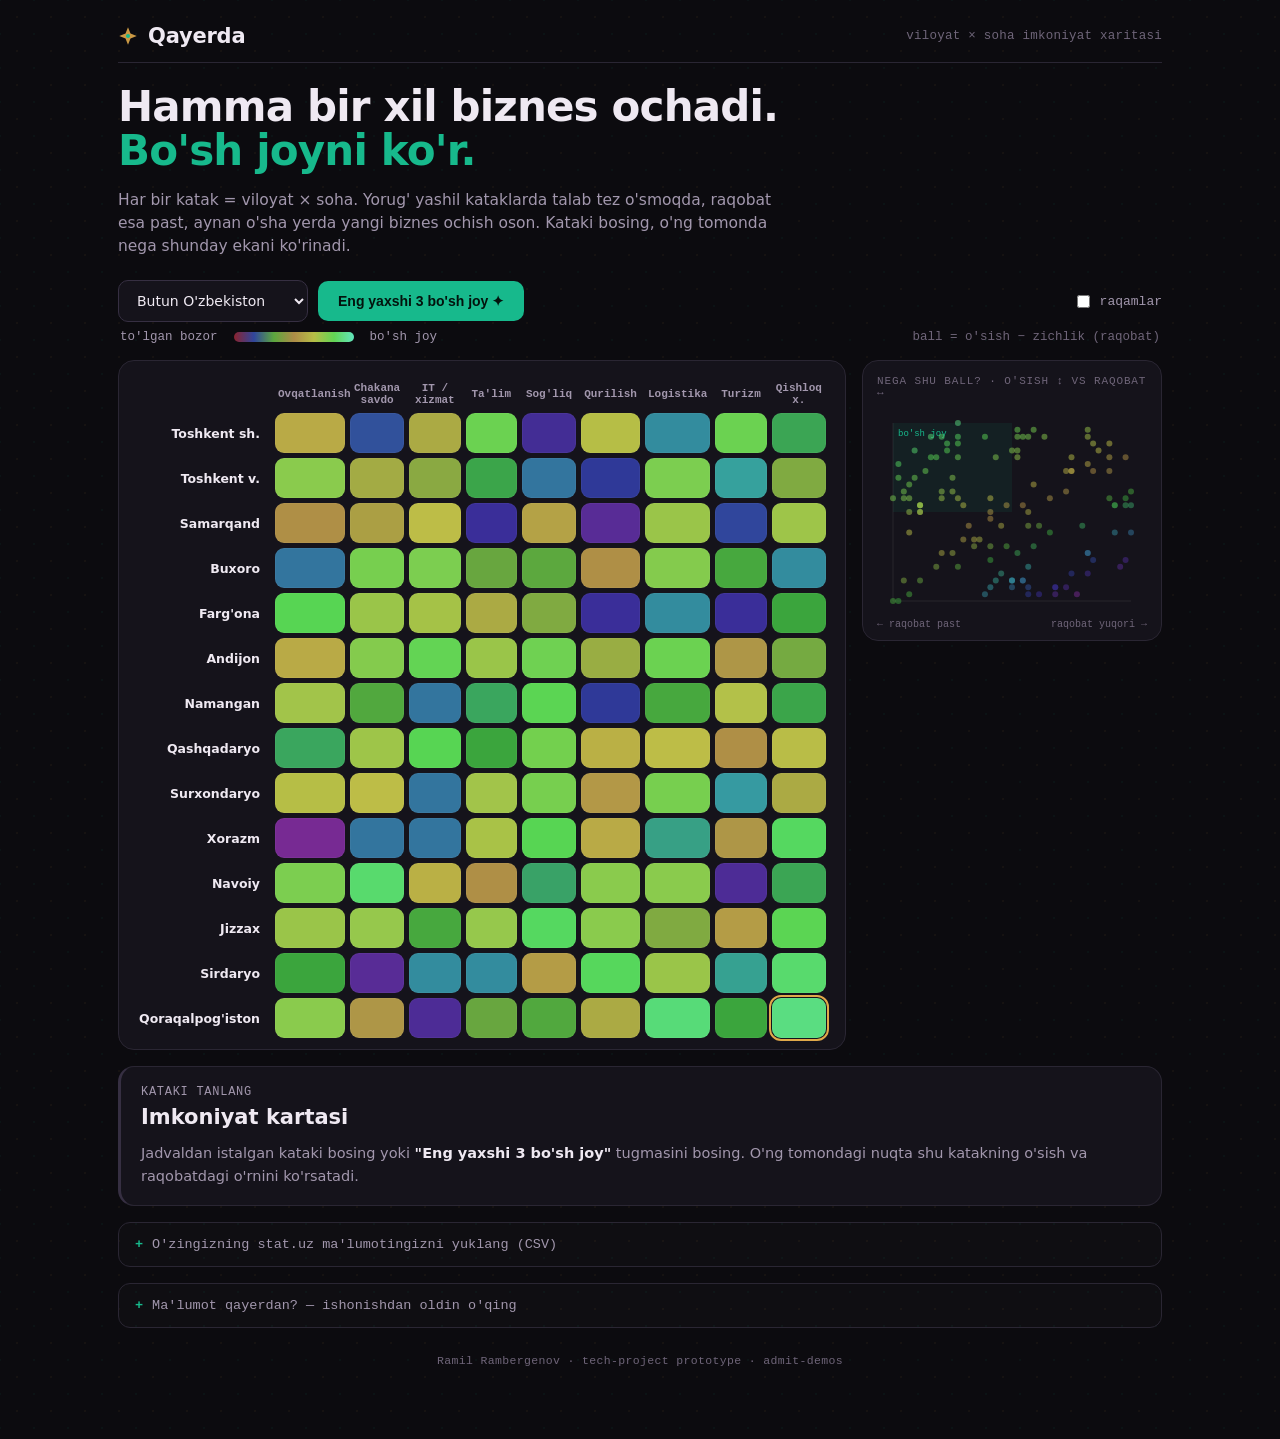
<file: qayerda/index.html>
<!doctype html>
<html lang="uz">
<head>
<meta charset="utf-8">
<meta name="viewport" content="width=device-width, initial-scale=1, viewport-fit=cover">
<title>Qayerda — biznes uchun bo'sh joy qayerda</title>
<style>
  :root{
    --bg:#0c0b0f; --panel:#15131b; --panel2:#1b1823; --line:#2a2633; --line2:#362f42;
    --ink:#efe9f2; --mut:#a297ad; --dim:#6f6579;
    --full:#d24149; --mid:#8a7f92; --open:#17b98c;   /* diverging poles + neutral */
    --gold:#e0a94a;
    --mono:ui-monospace,"SF Mono",SFMono-Regular,Menlo,Consolas,monospace;
    --sans:-apple-system,BlinkMacSystemFont,"Segoe UI",Roboto,Inter,system-ui,sans-serif;
  }
  *{box-sizing:border-box}
  html,body{margin:0;background:var(--bg);color:var(--ink);font-family:var(--sans);-webkit-font-smoothing:antialiased}
  /* subtle suzani-diamond field */
  body{background:
    radial-gradient(circle at 50% 50%,rgba(224,169,74,.05) 0 1px,transparent 1.5px) 0 0/34px 34px,
    radial-gradient(circle at 50% 50%,rgba(23,185,140,.05) 0 1px,transparent 1.5px) 17px 17px/34px 34px,
    var(--bg);}
  .wrap{max-width:1080px;margin:0 auto;padding:24px 18px 66px}
  header{display:flex;align-items:center;gap:12px;border-bottom:1px solid var(--line);padding-bottom:14px}
  .mark{display:flex;align-items:center;gap:10px}
  .glyph{width:20px;height:20px;flex:none}
  .logo{font-weight:800;font-size:21px;letter-spacing:-.01em;color:var(--ink)}
  .tag{color:var(--dim);font-size:12.5px;font-family:var(--mono);margin-left:auto;letter-spacing:.02em}

  h1{font-size:clamp(25px,4.6vw,42px);line-height:1.05;letter-spacing:-.02em;margin:22px 0 8px;font-weight:780}
  h1 .g{color:var(--open)}
  .sub{color:var(--mut);font-size:15.5px;max-width:660px;line-height:1.5}

  .bar{display:flex;gap:10px;flex-wrap:wrap;align-items:center;margin:22px 0 6px}
  select{font:inherit;font-size:14px;color:var(--ink);background:var(--panel);border:1px solid var(--line2);border-radius:10px;padding:11px 14px;cursor:pointer;min-width:190px}
  .cta{background:var(--open);color:#03130d;font-weight:750;border:none;border-radius:10px;padding:12px 20px;font-size:14px;cursor:pointer;transition:filter .12s,transform .1s}
  .cta:hover{filter:brightness(1.08)} .cta:active{transform:translateY(1px)}
  .toggle{margin-left:auto;color:var(--mut);font-size:13px;display:flex;align-items:center;gap:7px;cursor:pointer;user-select:none;font-family:var(--mono)}
  .toggle input{accent-color:var(--open)}

  .legend{display:flex;gap:16px;align-items:center;color:var(--mut);font-size:12.5px;margin:8px 2px 16px;flex-wrap:wrap;font-family:var(--mono)}
  .ramp{display:inline-flex;height:10px;width:120px;border-radius:5px;overflow:hidden;vertical-align:-1px}
  .legend .ends{display:flex;justify-content:space-between;width:120px;font-size:10.5px;color:var(--dim)}

  .layout{display:grid;grid-template-columns:1fr 300px;gap:16px;align-items:start}
  .grid-scroll{overflow-x:auto;border:1px solid var(--line);border-radius:16px;background:var(--panel);padding:14px 14px 6px}
  table{border-collapse:separate;border-spacing:5px;margin:0}
  th.col{color:var(--mut);font-weight:600;font-size:11px;text-align:center;padding:2px 3px;max-width:70px;font-family:var(--mono)}
  th.row{color:var(--ink);font-weight:600;font-size:12.5px;text-align:right;padding-right:10px;white-space:nowrap}
  td.cell{width:56px;height:40px;border-radius:9px;cursor:pointer;position:relative;transition:transform .1s,box-shadow .1s;border:1px solid rgba(255,255,255,.04)}
  td.cell:hover{transform:scale(1.15);box-shadow:0 8px 22px rgba(0,0,0,.6);z-index:5}
  td.cell.top{outline:2px solid var(--gold);outline-offset:1px;animation:pulse 1.2s ease-in-out infinite}
  td.cell.sel{outline:2px solid #fff;outline-offset:1px}
  @keyframes pulse{0%,100%{box-shadow:0 0 0 0 rgba(224,169,74,.55)}50%{box-shadow:0 0 0 7px rgba(224,169,74,0)}}
  .cell .v{position:absolute;inset:0;display:flex;align-items:center;justify-content:center;font-size:11.5px;font-weight:700;font-family:var(--mono);opacity:0;transition:opacity .1s}
  td.cell:hover .v,.showv td.cell .v{opacity:.92}

  /* explain-the-score scatter */
  .scatter{background:var(--panel);border:1px solid var(--line);border-radius:16px;padding:14px 14px 10px;position:sticky;top:14px}
  .scatter .st{font-family:var(--mono);font-size:11px;color:var(--dim);text-transform:uppercase;letter-spacing:.08em;margin-bottom:8px}
  #scv{width:100%;height:210px;display:block}
  .axhint{display:flex;justify-content:space-between;font-family:var(--mono);font-size:10px;color:var(--dim);margin-top:2px}

  .panel{margin-top:16px;background:var(--panel);border:1px solid var(--line);border-radius:16px;padding:18px 20px;border-left:3px solid var(--line2)}
  .panel.open{border-left-color:var(--open)} .panel.mid{border-left-color:var(--gold)} .panel.full{border-left-color:var(--full)}
  .panel .k{color:var(--mut);font-size:12px;text-transform:uppercase;letter-spacing:.06em;font-family:var(--mono)}
  .panel h2{margin:6px 0 2px;font-size:21px;font-weight:750}
  .panel h2 .sc{font-family:var(--mono);font-weight:600}
  .chips{display:flex;gap:9px;flex-wrap:wrap;margin-top:12px}
  .chip{background:var(--panel2);border:1px solid var(--line2);border-radius:999px;padding:7px 13px;font-size:12.5px;font-family:var(--mono)}
  .chip b{color:#fff}
  .verdict{margin-top:13px;font-size:14.5px;line-height:1.55;color:var(--mut)}
  .verdict b{color:var(--ink)}
  .best{display:grid;grid-template-columns:repeat(3,1fr);gap:10px;margin-top:16px}
  .bestcard{background:var(--panel2);border:1px solid var(--line2);border-radius:12px;padding:12px 14px}
  .bestcard .r{font-size:11px;color:var(--dim);font-family:var(--mono)}
  .bestcard .s{font-size:14.5px;font-weight:700;margin-top:3px}
  .bestcard .m{font-size:12px;color:var(--open);margin-top:6px;font-family:var(--mono)}

  details{margin-top:16px;border:1px solid var(--line);border-radius:12px;background:rgba(255,255,255,.012)}
  summary{cursor:pointer;padding:14px 16px;color:var(--mut);font-size:13.5px;font-family:var(--mono);list-style:none;display:flex;align-items:center;gap:9px}
  summary::-webkit-details-marker{display:none}
  summary::before{content:"+";color:var(--open);font-weight:700}
  details[open] summary::before{content:"–"}
  .dbody{padding:0 16px 18px}
  .dbody p{color:var(--dim);font-size:12.5px;line-height:1.65;margin:0 0 10px}
  .dbody code{color:var(--open);font-family:var(--mono)}
  textarea{width:100%;height:92px;background:var(--bg);border:1px solid var(--line2);border-radius:8px;color:var(--ink);font-family:var(--mono);font-size:12.5px;padding:10px 12px;resize:vertical}
  .irow{display:flex;gap:10px;margin-top:10px;align-items:center;flex-wrap:wrap}
  .ibtn{background:var(--panel2);border:1px solid var(--line2);color:var(--ink);border-radius:8px;padding:9px 16px;font-size:13px;cursor:pointer;font-weight:600}
  .ibtn.pri{background:var(--open);color:#03130d;border-color:var(--open)}
  .imsg{font-family:var(--mono);font-size:12px;color:var(--dim)} .imsg.ok{color:var(--open)} .imsg.err{color:var(--full)}
  footer{margin-top:26px;color:var(--dim);font-size:11.5px;text-align:center;font-family:var(--mono);letter-spacing:.03em}
  @media(max-width:820px){.layout{grid-template-columns:1fr}.scatter{position:static}.best{grid-template-columns:1fr}}
</style>
</head>
<body>
<div class="wrap">
  <header>
    <span class="mark">
      <svg class="glyph" viewBox="0 0 24 24" fill="none" aria-hidden="true">
        <path d="M12 1.5 15 9l7.5 3-7.5 3-3 7.5-3-7.5L1.5 12 9 9z" fill="var(--gold)" opacity=".9"/>
        <circle cx="12" cy="12" r="2.4" fill="var(--open)"/>
      </svg>
      <span class="logo">Qayerda</span>
    </span>
    <span class="tag">viloyat × soha imkoniyat xaritasi</span>
  </header>

  <h1>Hamma bir xil biznes ochadi.<br><span class="g">Bo'sh joyni ko'r.</span></h1>
  <p class="sub">Har bir katak = viloyat × soha. Yorug' yashil kataklarda talab tez o'smoqda, raqobat esa past, aynan o'sha yerda yangi biznes ochish oson. Kataki bosing, o'ng tomonda nega shunday ekani ko'rinadi.</p>

  <div class="bar">
    <select id="region"><option value="">Butun O'zbekiston</option></select>
    <button class="cta" id="find">Eng yaxshi 3 bo'sh joy ✦</button>
    <label class="toggle"><input type="checkbox" id="showv"> raqamlar</label>
  </div>
  <div class="legend">
    <span>to'lgan bozor</span>
    <span class="ramp" id="ramp"></span>
    <span>bo'sh joy</span>
    <span style="margin-left:auto;color:var(--dim)">ball = o'sish − zichlik (raqobat)</span>
  </div>

  <div class="layout">
    <div class="grid-scroll"><div id="grid"></div></div>
    <div class="scatter">
      <div class="st">nega shu ball? · o'sish ↕ vs raqobat ↔</div>
      <canvas id="scv" width="600" height="420"></canvas>
      <div class="axhint"><span>← raqobat past</span><span>raqobat yuqori →</span></div>
    </div>
  </div>

  <div class="panel" id="panel">
    <div class="k">Kataki tanlang</div>
    <h2>Imkoniyat kartasi</h2>
    <div class="verdict">Jadvaldan istalgan kataki bosing yoki <b>"Eng yaxshi 3 bo'sh joy"</b> tugmasini bosing. O'ng tomondagi nuqta shu katakning o'sish va raqobatdagi o'rnini ko'rsatadi.</div>
  </div>

  <details>
    <summary>O'zingizning stat.uz ma'lumotingizni yuklang (CSV)</summary>
    <div class="dbody">
      <p>Har qatorda <code>viloyat,soha,o'sish,zichlik</code> — o'sish (%/yil) va zichlik (10 ming kishiga biznes soni). Xuddi shu model sizning real raqamlaringiz bilan ishlaydi. Bu yerda hech qanday raqam o'ylab topilmagan, pastdagi namuna jadvali "namuna" deb belgilangan.</p>
      <textarea id="csv" placeholder="Samarqand,Turizm,22,14&#10;Buxoro,Turizm,19,11&#10;Farg'ona,IT / xizmat,26,9&#10;..."></textarea>
      <div class="irow">
        <button class="ibtn pri" id="loadcsv">Shu ma'lumot bilan qur</button>
        <button class="ibtn" id="clearcsv">Tozalash</button>
        <span class="imsg" id="imsg"></span>
      </div>
    </div>
  </details>

  <details>
    <summary>Ma'lumot qayerdan? — ishonishdan oldin o'qing</summary>
    <div class="dbody">
      <p><b>Bu raqamlar namuna (illustrativ), jonli ma'lumot emas.</b> Qayerda — bu <i>linza</i>: viloyat × soha bo'yicha yangi biznes ochilishini o'sish va zichlik sifatida ko'rsatadi. Ball = normallashtirilgan (0.62 × o'sish) + (0.38 × (1 − zichlik)); yashil = yuqori o'sish + past zichlik. Model haqiqiy; namuna raqamlari deterministik (Math.random ishlatilmaydi, natija barqaror). Ramil yuqoridagi CSV orqali o'zining stat.uz yangi-biznes ma'lumotlarini qo'yadi va jadval xuddi shu model bilan real raqamlar ustida ishlaydi. Hech bir o'ylab topilgan raqam real deb ko'rsatilmaydi. (Core Law 4.)</p>
    </div>
  </details>

  <footer>Ramil Rambergenov · tech-project prototype · admit-demos</footer>
</div>

<script>
"use strict";
let REGIONS=["Toshkent sh.","Toshkent v.","Samarqand","Buxoro","Farg'ona","Andijon","Namangan","Qashqadaryo","Surxondaryo","Xorazm","Navoiy","Jizzax","Sirdaryo","Qoraqalpog'iston"];
let SECTORS=["Ovqatlanish","Chakana savdo","IT / xizmat","Ta'lim","Sog'liq","Qurilish","Logistika","Turizm","Qishloq x."];
const W_G=0.62, W_D=0.38;
let isSample=true;

// deterministic sample values (labelled sample; no runtime randomness)
function seeded(r,c){let x=Math.sin((r+1)*12.9898+(c+1)*78.233)*43758.5453;return x-Math.floor(x);}
function buildSample(){
  return REGIONS.map((_,r)=>SECTORS.map((_,c)=>{
    const growth=Math.round(4+seeded(r,c)*26);   // %/yr (sample)
    const density=Math.round(6+seeded(c,r)*44);  // per 10k (sample)
    return score(growth,density);
  }));
}
function score(growth,density){
  const g=Math.max(0,Math.min(1,(growth-4)/26)), d=Math.max(0,Math.min(1,(density-6)/44));
  return {growth,density,score:Math.round((W_G*g+W_D*(1-d))*100),g,d};
}
let data=buildSample();

// ---- diverging color: full(red,dark) -> neutral -> open(teal,light). Lightness rises with score = secondary encoding. ----
function color(s){
  const t=Math.max(0,Math.min(100,s))/100; // 0..1
  // hue: 353 (red) -> 40 (neutral warm) -> 162 (teal)
  let hue,sat,lig;
  if(t<0.5){const u=t/0.5; hue=353+(40-353)*u; sat=60-18*u; lig=34+14*u;}
  else{const u=(t-0.5)/0.5; hue=40+(162-40)*u; sat=42+30*u; lig=48+16*u;}
  return `hsl(${hue.toFixed(0)} ${sat.toFixed(0)}% ${lig.toFixed(0)}%)`;
}
// paint the legend ramp
document.getElementById('ramp').style.background=
  `linear-gradient(90deg,${[0,20,40,50,60,80,100].map(s=>color(s)).join(',')})`;

const grid=document.getElementById('grid');
const regionSel=document.getElementById('region');
function fillRegions(){regionSel.innerHTML='<option value="">Butun O\'zbekiston</option>';REGIONS.forEach((rn,i)=>{const o=document.createElement('option');o.value=i;o.textContent=rn;regionSel.appendChild(o);});}
fillRegions();

let filterRegion="", sel=null, topCell=null;
function visibleRows(){return REGIONS.map((_,r)=>r).filter(r=>filterRegion===""||String(r)===filterRegion);}

function findTop(){
  let best={s:-1};
  visibleRows().forEach(r=>SECTORS.forEach((_,c)=>{if(data[r][c].score>best.s)best={s:data[r][c].score,r,c};}));
  return best.s>=0?best:null;
}
function render(){
  const showv=document.getElementById('showv').checked;
  topCell=findTop();
  let html='<table><thead><tr><th class="row"></th>';
  SECTORS.forEach(s=>html+=`<th class="col">${s}</th>`);
  html+='</tr></thead><tbody>';
  visibleRows().forEach(r=>{
    html+=`<tr><th class="row">${REGIONS[r]}</th>`;
    SECTORS.forEach((sn,c)=>{
      const d=data[r][c];
      const istop=topCell&&r===topCell.r&&c===topCell.c;
      const issel=sel&&r===sel.r&&c===sel.c;
      html+=`<td class="cell${istop?' top':''}${issel?' sel':''}" data-r="${r}" data-c="${c}" style="background:${color(d.score)}"><span class="v">${d.score}</span></td>`;
    });
    html+='</tr>';
  });
  html+='</tbody></table>';
  grid.className=showv?'showv':'';
  grid.innerHTML=html;
  grid.querySelectorAll('td.cell').forEach(td=>td.addEventListener('click',()=>select(+td.dataset.r,+td.dataset.c)));
  drawScatter();
}

// ---- scatter: x=density(competition), y=growth; opportunity is top-left ----
const scv=document.getElementById('scv'), sctx=scv.getContext('2d');
function cssv(v){return getComputedStyle(document.documentElement).getPropertyValue(v).trim();}
function drawScatter(){
  const dpr=Math.min(2,window.devicePixelRatio||1);const r=scv.getBoundingClientRect();
  scv.width=r.width*dpr;scv.height=r.height*dpr;sctx.setTransform(dpr,0,0,dpr,0,0);
  const W=r.width,H=r.height,pad=16;
  sctx.clearRect(0,0,W,H);
  const X=d=>pad+(W-pad*2)*d;         // density 0..1  (left=low competition)
  const Y=g=>H-pad-(H-pad*2)*g;       // growth 0..1
  // opportunity zone (top-left) tint
  sctx.fillStyle='rgba(23,185,140,.08)';sctx.fillRect(pad,pad,(W-pad*2)*0.5,(H-pad*2)*0.5);
  sctx.font='9px '+cssv('--mono');sctx.fillStyle=cssv('--open');sctx.textAlign='left';
  sctx.fillText("bo'sh joy",pad+5,pad+13);
  // axes
  sctx.strokeStyle='rgba(255,255,255,.08)';sctx.lineWidth=1;
  sctx.beginPath();sctx.moveTo(pad,H-pad);sctx.lineTo(W-pad,H-pad);sctx.moveTo(pad,pad);sctx.lineTo(pad,H-pad);sctx.stroke();
  // dots (all visible cells)
  visibleRows().forEach(row=>SECTORS.forEach((_,c)=>{
    const d=data[row][c];const isSel=sel&&row===sel.r&&c===sel.c;
    sctx.beginPath();sctx.arc(X(d.d),Y(d.g),isSel?6:3,0,7);
    sctx.fillStyle=color(d.score);sctx.globalAlpha=isSel?1:.5;sctx.fill();
    if(isSel){sctx.globalAlpha=1;sctx.lineWidth=2;sctx.strokeStyle='#fff';sctx.stroke();}
    sctx.globalAlpha=1;
  }));
}

function band(s){return s>=66?'open':s>=40?'mid':'full';}
function select(r,c){
  sel={r,c};
  const d=data[r][c];const b=band(d.score);
  const p=document.getElementById('panel');
  p.className='panel '+b;
  const gap=b==='open'?"Katta bo'sh joy":b==='mid'?"O'rtacha imkoniyat":"To'lgan bozor";
  const advice = b==='open'
     ? `<b>${SECTORS[c]}</b> — ${REGIONS[r]}da talab tez o'smoqda (+${d.growth}%/yil) va raqobat past (10 mingga ${d.density} biznes). Yangi biznes uchun kuchli joy.`
     : b==='mid'
     ? `<b>${SECTORS[c]}</b> — ${REGIONS[r]}da imkoniyat bor, lekin raqobat sezilarli. Farqlanish kerak.`
     : `<b>${SECTORS[c]}</b> — ${REGIONS[r]}da bozor to'lgan (10 mingga ${d.density} biznes). Bu yerda hamma ochadi; bo'sh joyni boshqa yerdan qidiring.`;
  p.innerHTML=`<div class="k">${REGIONS[r]} · ${SECTORS[c]}</div>
    <h2>${gap} · <span class="sc">ball ${d.score}</span></h2>
    <div class="chips">
      <span class="chip">o'sish <b>+${d.growth}%</b>/yil</span>
      <span class="chip">zichlik <b>${d.density}</b>/10k</span>
      <span class="chip">imkoniyat <b>${d.score}</b>/100</span>
    </div>
    <div class="verdict">${advice}</div>`;
  render(); // repaint selection outline + scatter highlight
}

function bestGaps(){
  const all=[];
  visibleRows().forEach(r=>SECTORS.forEach((sn,c)=>all.push({r,c,...data[r][c]})));
  all.sort((a,b)=>b.score-a.score);
  const top3=all.slice(0,3);
  if(!top3.length)return;
  select(top3[0].r,top3[0].c);
  const cards=top3.map((t,i)=>`<div class="bestcard"><div class="r">#${i+1} · ${REGIONS[t.r]}</div><div class="s">${SECTORS[t.c]}</div><div class="m">ball ${t.score} · +${t.growth}% · ${t.density}/10k</div></div>`).join('');
  document.getElementById('panel').innerHTML+=`<div class="best">${cards}</div>`;
  const cell=document.querySelector('td.cell.top');
  if(cell)cell.scrollIntoView({behavior:'smooth',block:'nearest',inline:'center'});
}

// ---- CSV import ----
const imsg=document.getElementById('imsg');
document.getElementById('loadcsv').onclick=()=>{
  const raw=document.getElementById('csv').value.trim();
  if(!raw){imsg.textContent='Avval qatorlarni joylang.';imsg.className='imsg err';return;}
  const rows=raw.split(/\n+/).map(l=>l.split(/[,\t;]/).map(s=>s.trim())).filter(l=>l.length>=4);
  const regs=[],secs=[],recs=[];
  for(const r of rows){
    const reg=r[0],sec=r[1];const gr=parseFloat(r[2]),de=parseFloat(r[3]);
    if(!reg||!sec||isNaN(gr)||isNaN(de))continue;
    if(!regs.includes(reg))regs.push(reg);
    if(!secs.includes(sec))secs.push(sec);
    recs.push({reg,sec,gr,de});
  }
  if(recs.length<4||regs.length<2||secs.length<2){imsg.textContent='Kamida 2 viloyat × 2 soha kerak (topildi: '+recs.length+' qator).';imsg.className='imsg err';return;}
  REGIONS=regs;SECTORS=secs;isSample=false;
  data=REGIONS.map(()=>SECTORS.map(()=>score(0,50)));
  recs.forEach(x=>{const ri=REGIONS.indexOf(x.reg),ci=SECTORS.indexOf(x.sec);data[ri][ci]=score(x.gr,x.de);});
  filterRegion="";sel=null;fillRegions();render();
  imsg.textContent='Yuklandi: '+recs.length+' katak, real ma\'lumot.';imsg.className='imsg ok';
  document.querySelector('.grid-scroll').scrollIntoView({behavior:'smooth',block:'center'});
};
document.getElementById('clearcsv').onclick=()=>{
  REGIONS=["Toshkent sh.","Toshkent v.","Samarqand","Buxoro","Farg'ona","Andijon","Namangan","Qashqadaryo","Surxondaryo","Xorazm","Navoiy","Jizzax","Sirdaryo","Qoraqalpog'iston"];
  SECTORS=["Ovqatlanish","Chakana savdo","IT / xizmat","Ta'lim","Sog'liq","Qurilish","Logistika","Turizm","Qishloq x."];
  isSample=true;data=buildSample();filterRegion="";sel=null;
  document.getElementById('csv').value='';imsg.textContent='';imsg.className='imsg';
  fillRegions();render();
};

regionSel.addEventListener('change',e=>{filterRegion=e.target.value;sel=null;render();});
document.getElementById('showv').addEventListener('change',render);
document.getElementById('find').addEventListener('click',bestGaps);
window.addEventListener('resize',drawScatter);
render();
</script>
</body>
</html>
</file>
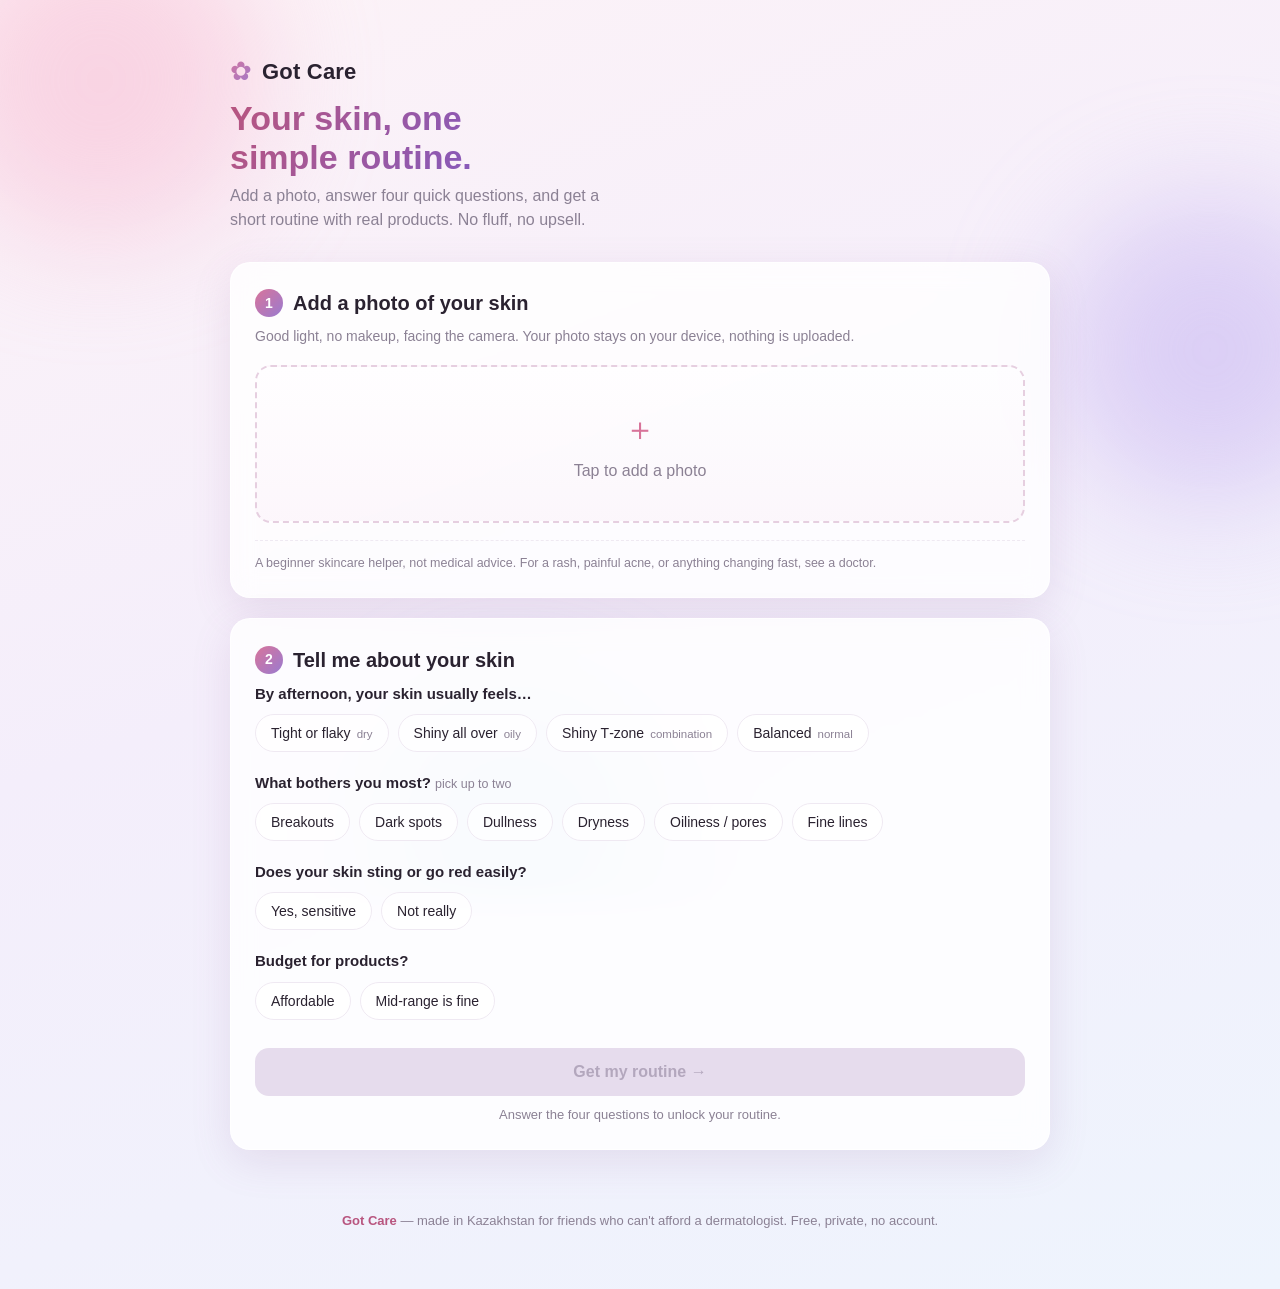
<file: skincare-app/index.html>
<!DOCTYPE html>
<html lang="en">
<head>
<meta charset="UTF-8" />
<meta name="viewport" content="width=device-width, initial-scale=1.0" />
<title>Got Care — your skin, one simple routine</title>
<link rel="stylesheet" href="style.css" />
</head>
<body>
<div class="bg-orbs" aria-hidden="true"><span></span><span></span><span></span></div>

<header class="hero">
  <div class="wrap">
    <div class="brand">
      <span class="logo" aria-hidden="true">✿</span>
      <span class="brand-name">Got&nbsp;Care</span>
    </div>
    <h1>Your skin, one simple routine.</h1>
    <p class="tagline">Add a photo, answer four quick questions, and get a short routine with real products. No fluff, no upsell.</p>
  </div>
</header>

<main class="wrap">

  <!-- Step 1: photo -->
  <section class="card" id="step-photo">
    <h2><span class="num">1</span> Add a photo of your skin</h2>
    <p class="muted">Good light, no makeup, facing the camera. Your photo stays on your device, nothing is uploaded.</p>
    <label class="uploader" id="drop">
      <input type="file" id="file" accept="image/*" hidden />
      <div class="uploader-inner" id="uploaderInner">
        <span class="up-icon" aria-hidden="true">＋</span>
        <span>Tap to add a photo</span>
      </div>
      <img id="preview" alt="your photo preview" hidden />
    </label>
    <div id="photoRead" class="photo-read" hidden></div>
    <p class="disclaimer">A beginner skincare helper, not medical advice. For a rash, painful acne, or anything changing fast, see a doctor.</p>
  </section>

  <!-- Step 2: quiz -->
  <section class="card" id="step-quiz">
    <h2><span class="num">2</span> Tell me about your skin</h2>

    <div class="q">
      <p class="q-label">By afternoon, your skin usually feels…</p>
      <div class="opts" data-q="type">
        <button class="opt" data-v="dry">Tight or flaky <small>dry</small></button>
        <button class="opt" data-v="oily">Shiny all over <small>oily</small></button>
        <button class="opt" data-v="combo">Shiny T‑zone <small>combination</small></button>
        <button class="opt" data-v="normal">Balanced <small>normal</small></button>
      </div>
    </div>

    <div class="q">
      <p class="q-label">What bothers you most? <small>pick up to two</small></p>
      <div class="opts multi" data-q="concerns" data-max="2">
        <button class="opt" data-v="acne">Breakouts</button>
        <button class="opt" data-v="pigmentation">Dark spots</button>
        <button class="opt" data-v="dullness">Dullness</button>
        <button class="opt" data-v="dryness">Dryness</button>
        <button class="opt" data-v="oiliness">Oiliness / pores</button>
        <button class="opt" data-v="aging">Fine lines</button>
      </div>
    </div>

    <div class="q">
      <p class="q-label">Does your skin sting or go red easily?</p>
      <div class="opts" data-q="sensitivity">
        <button class="opt" data-v="yes">Yes, sensitive</button>
        <button class="opt" data-v="no">Not really</button>
      </div>
    </div>

    <div class="q">
      <p class="q-label">Budget for products?</p>
      <div class="opts" data-q="budget">
        <button class="opt" data-v="low">Affordable</button>
        <button class="opt" data-v="mid">Mid‑range is fine</button>
      </div>
    </div>

    <button id="build" class="cta" disabled>Get my routine →</button>
    <p class="hint" id="hint">Answer the four questions to unlock your routine.</p>
  </section>

  <!-- Step 3: result -->
  <section class="card result" id="step-result" hidden>
    <h2><span class="num">3</span> Your routine</h2>
    <p class="summary" id="summary"></p>

    <div class="routine">
      <div class="routine-block">
        <h3 class="rt-title am">☀ Morning <small>keep it to one thing</small></h3>
        <div id="am" class="cards"></div>
      </div>
      <div class="routine-block">
        <h3 class="rt-title pm">☾ Evening <small>four steps, no more</small></h3>
        <div id="pm" class="cards"></div>
      </div>
    </div>

    <div class="rules">
      <h3>What matters more than any product</h3>
      <ol>
        <li>Sunscreen every morning. It does more for dark spots and aging than anything else.</li>
        <li>Add one new product at a time and give it two weeks before you judge it.</li>
        <li>A short routine you actually keep beats a long one you quit.</li>
      </ol>
    </div>

    <div class="actions">
      <button id="restart" class="ghost">Start over</button>
      <button id="share" class="ghost">Copy my routine</button>
    </div>
    <p class="disclaimer">General guidance and product ideas only, not a medical diagnosis. Product names are examples, not sponsored.</p>
  </section>

</main>

<footer class="site-footer">
  <div class="wrap">
    <p><strong>Got Care</strong> — made in Kazakhstan for friends who can't afford a dermatologist. Free, private, no account.</p>
  </div>
</footer>

<script src="app.js"></script>
</body>
</html>
</file>
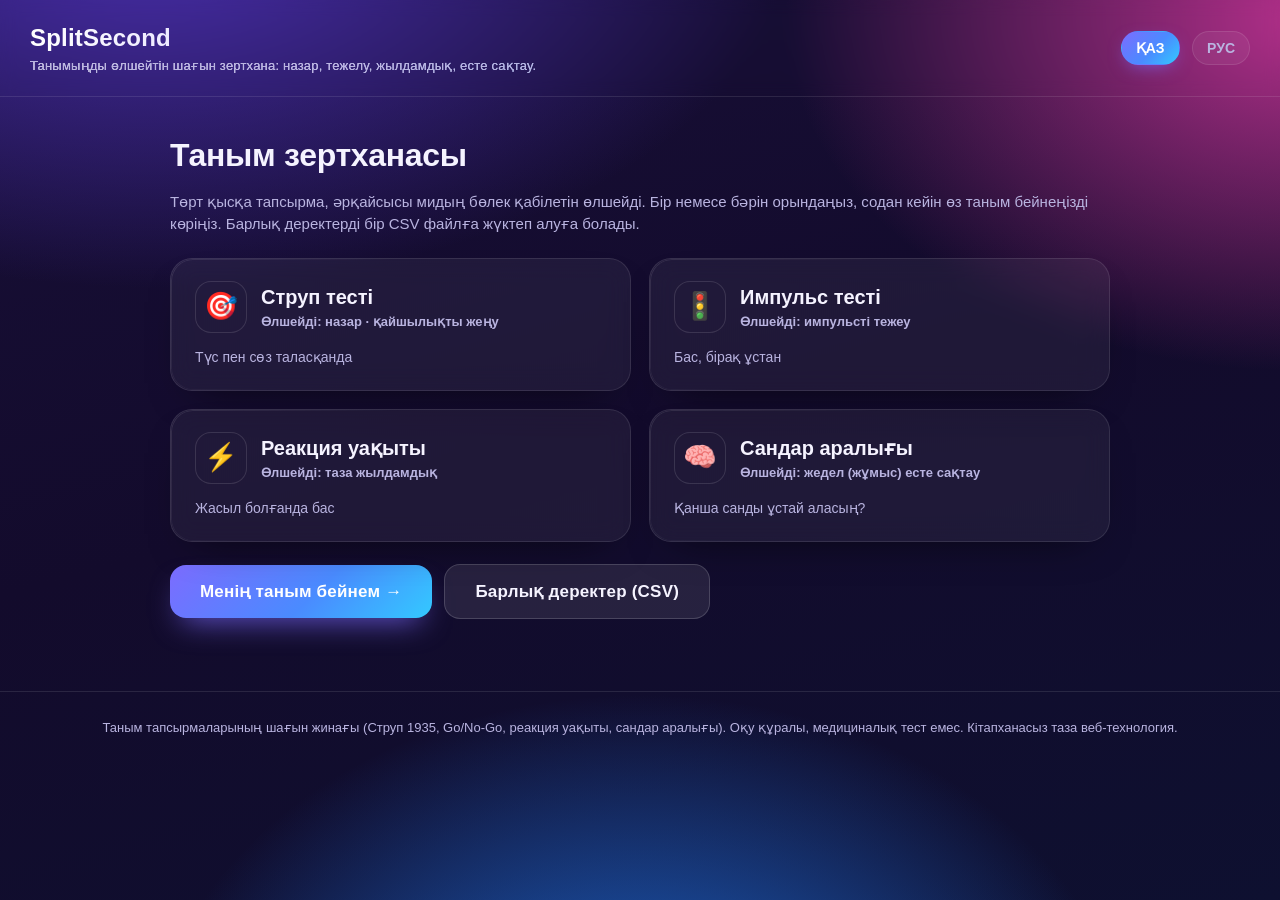
<file: splitsecond/index.html>
<!doctype html>
<html lang="kk">
<head>
<meta charset="utf-8">
<meta name="viewport" content="width=device-width, initial-scale=1">
<title>SplitSecond — таным зертханасы</title>
<style>
  :root{ --ink:#f5f3ff; --muted:#b9b4e0; --line:rgba(255,255,255,.10); --line2:rgba(255,255,255,.16);
         --ok:#22d39a; --bad:#ff5a6a; --accent:#7c6cff; --accent2:#3aa0ff; --magenta:#ff5db1;
         --glass:rgba(255,255,255,.055); --glass2:rgba(255,255,255,.09);
         --grad:linear-gradient(135deg,#7c6cff 0%,#4a8bff 55%,#33c9ff 100%);
         --grad-mag:linear-gradient(135deg,#ff5db1 0%,#7c6cff 100%);
         --red:#e5484d; --blue:#3aa0ff; --green:#30a46c; --yellow:#f5d90a; --purple:#a77bf3; }
  *{box-sizing:border-box}
  body{margin:0;font-family:-apple-system,Segoe UI,Roboto,Arial,sans-serif;color:var(--ink);
       line-height:1.5;font-size:16px;min-height:100vh;
       background:
         radial-gradient(1100px 620px at 12% -8%, #4a2fae 0%, transparent 58%),
         radial-gradient(1000px 680px at 102% 2%, #b3308a 0%, transparent 52%),
         radial-gradient(900px 700px at 50% 120%, #1f6bd6 0%, transparent 55%),
         linear-gradient(165deg,#180f38 0%,#130b2c 48%,#0e1030 100%);
       background-attachment:fixed;}
  @keyframes fadeUp{from{opacity:0;transform:translateY(14px)}to{opacity:1;transform:none}}
  @keyframes pop{0%{transform:scale(.94)}60%{transform:scale(1.03)}100%{transform:scale(1)}}
  @keyframes glowpulse{0%,100%{box-shadow:0 0 0 0 rgba(124,108,255,.0)}50%{box-shadow:0 0 34px 2px rgba(124,108,255,.35)}}
  header{padding:20px 30px;display:flex;align-items:center;justify-content:space-between;gap:14px;flex-wrap:wrap;
         backdrop-filter:blur(8px);border-bottom:1px solid var(--line)}
  .brand{font-weight:800;font-size:24px;letter-spacing:.2px;cursor:pointer;
         background:linear-gradient(90deg,#fff, #d9d2ff 60%, #a9c7ff);-webkit-background-clip:text;background-clip:text;color:transparent}
  .brand small{display:block;font-weight:500;font-size:13px;color:var(--muted);max-width:640px;-webkit-text-fill-color:var(--muted)}
  .lang button{background:var(--glass);border:1px solid var(--line);color:var(--muted);
       padding:8px 14px;border-radius:99px;cursor:pointer;font-weight:700;margin-left:8px;font-size:14px;transition:.15s}
  .lang button:hover{color:var(--ink);border-color:var(--line2)}
  .lang button.active{color:#fff;border-color:transparent;background:var(--grad);box-shadow:0 6px 18px -6px rgba(124,108,255,.7)}
  body[data-screen="task"] .lang{visibility:hidden}      /* keep language stable mid-run */
  main{max-width:980px;margin:0 auto;padding:30px 20px 72px}
  .screen{display:none}
  body[data-screen="hub"]     #hub,
  body[data-screen="intro"]   #intro,
  body[data-screen="task"]    #task,
  body[data-screen="results"] #results,
  body[data-screen="profile"] #profile{display:block}
  .card{background:var(--glass);border:1px solid var(--line);border-radius:24px;padding:26px 28px;margin-bottom:18px;
        backdrop-filter:blur(14px);box-shadow:0 24px 60px -30px rgba(0,0,0,.7);animation:fadeUp .45s ease both}
  h2{margin:0 0 12px;font-size:26px;font-weight:800;letter-spacing:-.3px}
  .lead{color:var(--muted);font-size:15px;margin:0 0 8px}
  ul.how{color:var(--ink);font-size:15px;margin:12px 0 0;padding-left:20px}
  ul.how li{margin:7px 0}
  .btn{padding:16px 30px;border-radius:16px;border:none;background:var(--grad);
       color:#fff;font-weight:800;cursor:pointer;font-size:17px;letter-spacing:.2px;
       box-shadow:0 14px 30px -12px rgba(124,108,255,.8);transition:transform .12s,filter .12s,box-shadow .12s}
  .btn:hover{transform:translateY(-2px);filter:brightness(1.07);box-shadow:0 20px 40px -14px rgba(124,108,255,.9)}
  .btn:active{transform:translateY(0) scale(.97)}
  .btn.ghost{background:var(--glass2);color:var(--ink);box-shadow:none;border:1px solid var(--line2)}
  .btn.ghost:hover{background:rgba(255,255,255,.14);filter:none}
  .btn:disabled{opacity:.45;cursor:default;transform:none;box-shadow:none}
  .btnrow{display:flex;gap:12px;flex-wrap:wrap;margin-top:20px;align-items:center}
  /* ---- HUB (the lab menu) ---- */
  .hub-intro{margin:4px 0 22px}
  .hub-intro h2{font-size:32px}
  .grid{display:grid;grid-template-columns:repeat(2,1fr);gap:18px}
  @media (max-width:640px){ .grid{grid-template-columns:1fr} }
  .tile{position:relative;background:var(--glass);border:1px solid var(--line);border-radius:22px;padding:22px 24px;
        cursor:pointer;transition:transform .16s,box-shadow .16s,border-color .16s,background .16s;
        display:flex;flex-direction:column;gap:6px;overflow:hidden;backdrop-filter:blur(12px);
        box-shadow:0 18px 44px -26px rgba(0,0,0,.75);animation:fadeUp .5s ease both}
  .tile::after{content:"";position:absolute;inset:0;border-radius:22px;padding:1px;pointer-events:none;
        background:linear-gradient(135deg,rgba(255,255,255,.18),transparent 40%);-webkit-mask:linear-gradient(#000 0 0) content-box,linear-gradient(#000 0 0);-webkit-mask-composite:xor;mask-composite:exclude;opacity:.6}
  .grid .tile:nth-child(1){animation-delay:.02s} .grid .tile:nth-child(2){animation-delay:.08s}
  .grid .tile:nth-child(3){animation-delay:.14s} .grid .tile:nth-child(4){animation-delay:.2s}
  .tile:hover{transform:translateY(-4px) scale(1.012);border-color:var(--line2);
        background:rgba(255,255,255,.09);box-shadow:0 28px 60px -26px rgba(124,108,255,.55)}
  .tile .top{display:flex;align-items:center;gap:14px}
  .tile .ico{width:52px;height:52px;border-radius:16px;display:flex;align-items:center;
        justify-content:center;font-size:27px;flex-shrink:0;box-shadow:inset 0 0 0 1px rgba(255,255,255,.12)}
  .tile h3{margin:0;font-size:20px;font-weight:800}
  .tile .measures{color:var(--muted);font-size:13px;font-weight:700}
  .tile p{color:var(--muted);font-size:14px;margin:8px 0 0}
  .tile .done{color:var(--ok);font-size:13px;font-weight:800;margin-top:8px}
  .profile-cta{margin-top:22px;display:flex;gap:12px;flex-wrap:wrap;align-items:center}
  /* ---- Setup controls (intro) ---- */
  .setup{margin-top:20px;border-top:1px solid var(--line);padding-top:18px}
  .setup .row{display:flex;align-items:center;gap:12px;flex-wrap:wrap;margin:12px 0}
  .setup .label{color:var(--muted);font-size:14px;min-width:104px;font-weight:600}
  .seg{display:inline-flex;border:1px solid var(--line);border-radius:12px;overflow:hidden;background:var(--glass)}
  .seg button{background:transparent;border:none;color:var(--muted);padding:10px 18px;
       cursor:pointer;font-weight:700;font-size:14px;border-right:1px solid var(--line);transition:.12s}
  .seg button:last-child{border-right:none}
  .seg button.active{background:var(--grad);color:#fff}
  .check{display:inline-flex;align-items:center;gap:10px;cursor:pointer;color:var(--ink);font-size:15px;user-select:none}
  .check input{width:19px;height:19px;accent-color:var(--accent);cursor:pointer}
  /* ---- Task shell ---- */
  .pbar{height:10px;background:rgba(255,255,255,.08);border:1px solid var(--line);border-radius:99px;overflow:hidden;margin-bottom:12px}
  .pbar-fill{height:100%;width:0;background:var(--grad);transition:width .25s;box-shadow:0 0 16px rgba(124,108,255,.7)}
  .progress{color:var(--muted);font-size:15px;margin-bottom:14px;text-align:center;min-height:22px;font-weight:600}
  .progress .badge{display:inline-block;background:var(--grad-mag);color:#fff;border:none;
       border-radius:99px;padding:2px 12px;font-size:12px;font-weight:800;margin-left:8px}
  .stage{height:270px;display:flex;align-items:center;justify-content:center;flex-direction:column;gap:10px;
         background:linear-gradient(180deg,#ffffff,#f1eeff);border-radius:26px;border:1px solid rgba(255,255,255,.5);
         margin-bottom:18px;user-select:none;position:relative;box-shadow:0 30px 70px -30px rgba(0,0,0,.7)}
  .stage.dark{background:linear-gradient(180deg,#241a52,#171036);border-color:var(--line2)}
  .stage.wait{background:linear-gradient(180deg,#5a1f34,#3a1730)}   /* RT: waiting */
  .stage.go{background:linear-gradient(180deg,#0f7a52,#0c5f52)}     /* RT: go */
  .word{font-size:78px;font-weight:900;letter-spacing:1px}
  .fix{font-size:54px;color:#a99fd6;font-weight:800}
  .count{font-size:96px;font-weight:900;color:#1a1147}
  .shape{width:140px;height:140px;box-shadow:0 12px 40px -8px rgba(0,0,0,.5)}
  .shape.circle{border-radius:50%}
  .bigmsg{font-size:44px;font-weight:900;letter-spacing:.5px}
  .bigmsg.w{color:#ffc0c8}
  .bigmsg.g{color:#8ff5cf}
  .digits{font-size:100px;font-weight:900;color:#1a1147;font-variant-numeric:tabular-nums;letter-spacing:6px}
  .seqentry{font-size:56px;font-weight:900;color:#1a1147;letter-spacing:12px;min-height:68px;font-variant-numeric:tabular-nums}
  .stage.flash-ok{box-shadow:inset 0 0 0 6px var(--ok),0 30px 70px -30px rgba(0,0,0,.7);animation:pop .3s ease}
  .stage.flash-bad{box-shadow:inset 0 0 0 6px var(--bad),0 30px 70px -30px rgba(0,0,0,.7);animation:pop .3s ease}
  .controls{min-height:20px}
  .answers{display:grid;grid-template-columns:repeat(4,1fr);gap:14px}
  .answers button{height:92px;border-radius:18px;border:3px solid rgba(255,255,255,.22);
       cursor:pointer;position:relative;font-weight:900;font-size:20px;color:rgba(0,0,0,.55);
       transition:transform .1s,filter .1s;box-shadow:0 12px 26px -12px rgba(0,0,0,.6)}
  .answers button:hover{filter:brightness(1.08)} .answers button:active{transform:scale(.95)}
  .answers button:disabled{cursor:default}
  .answers button .k{position:absolute;top:7px;left:11px;font-size:13px;color:rgba(0,0,0,.5)}
  .bigbtn{display:block;width:100%;height:96px;border-radius:20px;border:none;background:var(--grad);
       color:#fff;font-weight:900;font-size:23px;letter-spacing:.5px;cursor:pointer;
       box-shadow:0 18px 40px -14px rgba(124,108,255,.85);transition:transform .1s,filter .1s}
  .bigbtn:hover{filter:brightness(1.07)} .bigbtn:active{transform:scale(.98)}
  .bigbtn:disabled{opacity:.45;cursor:default}
  .keypad{display:grid;grid-template-columns:repeat(3,1fr);gap:12px;max-width:360px;margin:0 auto}
  .keypad button{height:68px;border-radius:16px;border:1px solid var(--line2);background:var(--glass2);
       color:var(--ink);font-weight:900;font-size:25px;cursor:pointer;font-variant-numeric:tabular-nums;transition:transform .1s,background .12s}
  .keypad button:hover{background:rgba(255,255,255,.15)} .keypad button:active{transform:scale(.94)}
  .keypad button.wide{grid-column:span 1}
  .keypad button.act{background:var(--grad);color:#fff;border-color:transparent}
  .quit{display:block;margin:18px auto 0;background:transparent;border:none;color:var(--muted);
       cursor:pointer;font-size:13px;text-decoration:underline}
  /* ---- Results ---- */
  .metrics{display:grid;grid-template-columns:repeat(3,1fr);gap:14px;margin:8px 0 4px}
  @media (max-width:640px){ .metrics{grid-template-columns:1fr} .answers{grid-template-columns:repeat(2,1fr)} }
  .metric{background:var(--glass);border:1px solid var(--line);border-radius:18px;padding:18px;text-align:center;
       backdrop-filter:blur(8px);animation:pop .35s ease both}
  .metric .v{font-size:34px;font-weight:900;letter-spacing:-.5px}
  .metric .l{color:var(--muted);font-size:13px;margin-top:5px;font-weight:600}
  .metric.head{border-color:transparent;background:var(--grad);box-shadow:0 18px 40px -18px rgba(124,108,255,.8)}
  .metric.head .v{color:#fff}
  .metric.head .l{color:rgba(255,255,255,.85)}
  .bars{margin:20px 0 4px}
  .bars .row{display:grid;grid-template-columns:120px 1fr 62px;align-items:center;gap:10px;margin:9px 0}
  .bars .name{color:var(--muted);font-size:13px;text-align:right;font-weight:600}
  .bars .track{background:rgba(255,255,255,.08);border:1px solid var(--line);border-radius:99px;height:22px;overflow:hidden}
  .bars .fill{display:block;height:100%;border-radius:99px;min-width:2px;transition:width .5s}
  .bars .fill.con{background:linear-gradient(90deg,#22d39a,#30a46c)} .bars .fill.inc{background:linear-gradient(90deg,#ff5db1,#e5484d)}
  .bars .fill.a{background:var(--grad)} .bars .fill.p{background:linear-gradient(90deg,#a77bf3,#7c6cff)}
  .bars .val{font-size:13px;color:var(--ink);font-variant-numeric:tabular-nums;font-weight:700}
  .interp{color:var(--muted);font-size:15px;margin-top:16px;line-height:1.6}
  .interp b{color:var(--ink)}
  .note{color:var(--muted);font-size:12px;margin-top:10px}
  .rtd{margin:20px 0 4px}
  .rtd-title{color:var(--muted);font-size:13px;margin-bottom:8px;font-weight:600}
  .rtd-chart{display:flex;align-items:flex-end;gap:5px;height:96px;
       background:rgba(255,255,255,.06);border:1px solid var(--line);border-radius:14px;padding:10px 12px}
  .rtd-chart .bin{flex:1;background:var(--grad);border-radius:5px 5px 0 0;min-height:2px;opacity:.9;transition:height .3s}
  .rtd-axis{display:flex;justify-content:space-between;color:var(--muted);font-size:12px;margin-top:6px;font-variant-numeric:tabular-nums}
  details.sci{margin-top:18px;border-top:1px solid var(--line);padding-top:16px}
  details.sci summary{cursor:pointer;color:#b6a9ff;font-weight:700;font-size:14px;list-style:none;user-select:none}
  details.sci summary::-webkit-details-marker{display:none}
  details.sci summary::before{content:"▸  "}
  details.sci[open] summary::before{content:"▾  "}
  details.sci .body{color:var(--muted);font-size:14px;margin-top:10px;line-height:1.65}
  details.sci .body b{color:var(--ink)}
  /* ---- Profile dashboard ---- */
  .prow{display:grid;grid-template-columns:52px 1fr auto;align-items:center;gap:16px;
        background:var(--glass);border:1px solid var(--line);border-radius:18px;padding:16px 18px;margin:11px 0;
        transition:transform .14s,background .14s,box-shadow .14s;animation:fadeUp .4s ease both}
  .prow:hover{transform:translateY(-2px);background:rgba(255,255,255,.09);box-shadow:0 20px 44px -26px rgba(124,108,255,.5)}
  .prow .ico{width:46px;height:46px;border-radius:14px;display:flex;align-items:center;justify-content:center;font-size:23px;
        box-shadow:inset 0 0 0 1px rgba(255,255,255,.12)}
  .prow .name{font-weight:800;font-size:16px}
  .prow .sub{color:var(--muted);font-size:13px;margin-top:2px}
  .prow .val{text-align:right}
  .prow .val .n{font-size:27px;font-weight:900;letter-spacing:-.5px}
  .prow .val .band{color:var(--muted);font-size:12px;margin-top:2px}
  .prow.empty .val .n{color:var(--muted);font-size:15px;font-weight:700}
  footer{color:var(--muted);font-size:13px;text-align:center;padding:26px;border-top:1px solid var(--line)}
  .toast{position:fixed;left:50%;bottom:26px;transform:translateX(-50%);background:rgba(30,20,60,.9);
         border:1px solid var(--line2);color:var(--ink);padding:12px 20px;border-radius:99px;
         font-size:14px;font-weight:600;opacity:0;transition:opacity .2s;pointer-events:none;z-index:9;backdrop-filter:blur(10px)}
  .toast.show{opacity:1}
</style>
</head>
<body data-screen="hub">
<header>
  <div class="brand" id="brand">SplitSecond <small id="tagline"></small></div>
  <div class="lang">
    <button data-lang="kz" class="active">ҚАЗ</button>
    <button data-lang="ru">РУС</button>
  </div>
</header>
<main>
  <!-- HUB -->
  <section id="hub" class="screen">
    <div class="hub-intro">
      <h2 id="hubTitle"></h2>
      <p class="lead" id="hubLead"></p>
    </div>
    <div class="grid" id="tiles"></div>
    <div class="profile-cta">
      <button class="btn" id="openProfile"></button>
      <button class="btn ghost" id="hubDownload"></button>
    </div>
  </section>

  <!-- INTRO (per task) -->
  <section id="intro" class="screen">
    <div class="card">
      <h2 id="introTitle"></h2>
      <p class="lead" id="hook"></p>
      <ul class="how" id="how"></ul>
      <details class="sci"><summary id="sciSummary"></summary><div class="body" id="sciBody"></div></details>
      <div class="setup" id="setup"></div>
      <div class="btnrow">
        <button class="btn" id="start"></button>
        <button class="btn ghost" id="introBack"></button>
      </div>
    </div>
  </section>

  <!-- TASK -->
  <section id="task" class="screen">
    <div class="pbar"><div class="pbar-fill" id="pfill"></div></div>
    <div class="progress" id="progress"></div>
    <div class="stage" id="stage"></div>
    <div class="controls" id="controls"></div>
    <button class="quit" id="quit"></button>
  </section>

  <!-- RESULTS (per task) -->
  <section id="results" class="screen">
    <div class="card">
      <h2 id="resTitle"></h2>
      <div id="resBody"></div>
      <div class="btnrow">
        <button class="btn" id="again"></button>
        <button class="btn ghost" id="share"></button>
        <button class="btn ghost" id="download"></button>
        <button class="btn ghost" id="toHub"></button>
      </div>
    </div>
  </section>

  <!-- PROFILE -->
  <section id="profile" class="screen">
    <div class="card">
      <h2 id="profTitle"></h2>
      <p class="lead" id="profLead"></p>
      <div id="profRows"></div>
      <div class="note" id="profNote"></div>
      <div class="btnrow">
        <button class="btn" id="profDownload"></button>
        <button class="btn ghost" id="profBack"></button>
      </div>
    </div>
  </section>
</main>
<footer id="footer"></footer>
<div class="toast" id="toast"></div>
<canvas id="cardCanvas" width="1080" height="1080" style="display:none"></canvas>

<script>
/* SplitSecond — a browser-based COGNITIVE LAB for Alikhan's tech project.
   Four self-contained, from-scratch tasks (no libraries), each measuring a different mental
   function, all writing to one shared cognitive profile and one combined dataset (CSV):

     1) Stroop         — attention & conflict     (conflict cost = incongruent RT - congruent RT)
     2) Go / No-Go     — impulse control          (commission errors on the withhold trials)
     3) Reaction Time  — raw processing speed      (simple visual RT)
     4) Digit Span     — working-memory capacity   (longest sequence recalled)

   The point is not "a game" — it is a small instrument battery that lets someone collect real
   behavioural data from players and analyse it. Every task exports per-trial rows; the hub
   exports the whole battery as one tidy long-format CSV (task,trial,condition,stimulus,response,
   correct,rt_ms,note) — the actual research artifact behind the pilot.

   Honest ownership: pure HTML/CSS/JS, no libraries. Truthful claim: "I built a bilingual
   cognitive-testing lab from scratch (Stroop, Go/No-Go, reaction-time and working-memory tasks),
   collected real behavioural data from players and analysed it." Educational tool, not a
   clinical or diagnostic test. Reference ranges shown are approximate, from general literature,
   for orientation only. */

/* ============================ shared plumbing ============================ */
const $ = id => document.getElementById(id);
const avg = a => a.reduce((x,y)=>x+y,0)/a.length;
const shuffle = a => { for(let i=a.length-1;i>0;i--){ const j=Math.floor(Math.random()*(i+1)); [a[i],a[j]]=[a[j],a[i]]; } return a; };
const rand = (lo,hi) => lo + Math.random()*(hi-lo);
let lang='kz';
const L = o => (o && (o[lang] ?? o.kz)) ;

let timers=[];
function later(fn,ms){ const id=setTimeout(fn,ms); timers.push(id); return id; }
function clearTimers(){ timers.forEach(clearTimeout); timers=[]; }

function toast(msg){ const el=$('toast'); el.textContent=msg; el.classList.add('show');
  setTimeout(()=>el.classList.remove('show'),1500); }

/* localStorage: last summary + last per-trial log per task */
const PROF_KEY = id => 'ss_prof_'+id;
const LOG_KEY  = id => 'ss_log_'+id;
function saveResult(id, summary, log){
  try{
    localStorage.setItem(PROF_KEY(id), JSON.stringify(summary));
    localStorage.setItem(LOG_KEY(id),  JSON.stringify(log));
  }catch(e){}
}
function loadSummary(id){ try{ return JSON.parse(localStorage.getItem(PROF_KEY(id))||'null'); }catch(e){ return null; } }
function loadLog(id){ try{ return JSON.parse(localStorage.getItem(LOG_KEY(id))||'null'); }catch(e){ return null; } }

/* shared static UI copy */
const UI = {
  kz:{ tagline:'Танымыңды өлшейтін шағын зертхана: назар, тежелу, жылдамдық, есте сақтау.',
       hubTitle:'Таным зертханасы',
       hubLead:'Төрт қысқа тапсырма, әрқайсысы мидың бөлек қабілетін өлшейді. Бір немесе бәрін орындаңыз, содан кейін өз таным бейнеңізді көріңіз. Барлық деректерді бір CSV файлға жүктеп алуға болады.',
       openProfile:'Менің таным бейнем →', download:'Барлық деректер (CSV)',
       start:'Бастау →', introBack:'← Артқа', back:'← Зертханаға',
       again:'Қайта', share:'Нәтижені бөлісу', toHub:'Зертханаға', quit:'Тоқтату',
       getReady:'Дайын болыңыз…', practiceBadge:'жаттығу',
       progress:(a,b)=>`${a} / ${b}`,
       measures:'Өлшейді:', doneTag:'орындалды',
       profTitle:'Сіздің таным бейнеңіз',
       profLead:'Әр тапсырманың соңғы нәтижесі. Көрсетілген «шамамен» аралықтар — жалпы әдебиеттен алынған бағдар, диагноз емес.',
       profEmpty:'әлі орындалмаған', profNote:'Барлық орындалған тапсырмалардың деректерін бір CSV файлға жүктеп, талдауға болады.',
       noData:'Әлі деректер жоқ. Алдымен бір тапсырманы орындаңыз.',
       downloaded:'Деректер жүктелді (CSV)', copied:'Нәтиже көшірілді', imgSaved:'Сурет сақталды',
       footer:'Таным тапсырмаларының шағын жинағы (Струп 1935, Go/No-Go, реакция уақыты, сандар аралығы). Оқу құралы, медициналық тест емес. Кітапханасыз таза веб-технология.',
       lenLabel:'Ұзақтығы', practiceLabel:'Алдымен қысқа жаттығу (есеп жүрмейді)',
       ms:'мс' },
  ru:{ tagline:'Маленькая лаборатория познания: внимание, торможение, скорость, память.',
       hubTitle:'Лаборатория познания',
       hubLead:'Четыре коротких задания, каждое измеряет отдельную способность мозга. Пройдите одно или все, затем посмотрите свой профиль. Все данные можно скачать одним CSV-файлом.',
       openProfile:'Мой профиль →', download:'Все данные (CSV)',
       start:'Начать →', introBack:'← Назад', back:'← В лабораторию',
       again:'Ещё раз', share:'Поделиться', toHub:'В лабораторию', quit:'Остановить',
       getReady:'Приготовьтесь…', practiceBadge:'разминка',
       progress:(a,b)=>`${a} / ${b}`,
       measures:'Измеряет:', doneTag:'пройдено',
       profTitle:'Ваш профиль познания',
       profLead:'Последний результат каждого задания. Диапазоны «примерно» — ориентир из общей литературы, не диагноз.',
       profEmpty:'ещё не пройдено', profNote:'Данные всех пройденных заданий можно скачать одним CSV и проанализировать.',
       noData:'Пока нет данных. Сначала пройдите хотя бы одно задание.',
       downloaded:'Данные скачаны (CSV)', copied:'Результат скопирован', imgSaved:'Картинка сохранена',
       footer:'Небольшой набор когнитивных заданий (Струп 1935, Go/No-Go, время реакции, объём цифр). Учебный инструмент, не медицинский тест. Чистая веб-технология без библиотек.',
       lenLabel:'Длительность', practiceLabel:'Сначала короткая разминка (не засчитывается)',
       ms:'мс' },
};
const U = () => UI[lang];

/* ============================ TASK 1 — STROOP ============================ */
const STROOP = (()=>{
  const COLORS = [
    {key:'red',    hex:'#e5484d', kz:'ҚЫЗЫЛ',  ru:'КРАСНЫЙ'},
    {key:'blue',   hex:'#3aa0ff', kz:'КӨК',    ru:'СИНИЙ'},
    {key:'green',  hex:'#30a46c', kz:'ЖАСЫЛ',  ru:'ЗЕЛЁНЫЙ'},
    {key:'yellow', hex:'#f5d90a', kz:'САРЫ',   ru:'ЖЁЛТЫЙ'},
  ];
  const FIXATION=500, FEEDBACK=250, ITI=300, TIMEOUT=3000, PRACTICE_N=4;
  let N=20, doPractice=true;
  let trials=[], idx=0, res=[], accepting=false, onset=0, mode='real', onFinish=null;

  const t = {
    kz:{ name:'Струп тесті', tag:'Түс пен сөз таласқанда', measure:'назар · қайшылықты жеңу',
         hook:'Сөздің мағынасы мен түсі сәйкес келмегенде миыңыз бөгеледі. Қаншалықты? Оны өлшейміз.',
         how:['Сөз түрлі түспен жазылады («ҚЫЗЫЛ» көк болуы мүмкін).',
              'Сөздің МАҒЫНАСЫН емес, ЖАЗЫЛҒАН ТҮСІН таңдаңыз.',
              'Жылдам, бірақ қатесіз. 1–4 пернелерін де қолдануға болады.'],
         sciSummary:'Бұл нені өлшейді? (ғылымы)',
         sciBody:'Бұл — <b>Струп тесті</b> (Дж. Ридли Струп, 1935). Мағына мен түс <b>сәйкес</b> келгенде тез жауап бересіз; <b>қайшы</b> келгенде екі сигнал таласады да, жауап баяулайды. Осы баяулау — <b>қайшылық құны</b> (қайшы уақыт − сәйкес уақыт), назар мен импульсті тежеудің өлшемі.',
         resTitle:'Струп нәтижесі', lStroop:'Қайшылық құны', lRT:'Орташа уақыт', lAcc:'Дәлдік',
         nCon:'Сәйкес сөздер', nInc:'Қайшы сөздер',
         interp:(s,rt,acc)=>`<b>Қайшылық құны ${s} мс</b> — түс пен мағына таласқанда миыңызға кеткен қосымша уақыт. Дәлдік <b>${acc}%</b>, орташа уақыт <b>${rt} мс</b>.`,
         rtdTitle:'Реакция уақытының таралуы (дұрыс жауаптар, мс)',
         profSub:'қайшылық құны', band:'шамамен 100–250 мс' },
    ru:{ name:'Тест Струпа', tag:'Когда цвет спорит со словом', measure:'внимание · подавление конфликта',
         hook:'Когда значение слова и его цвет не совпадают, мозг тормозит. Насколько? Это и измеряем.',
         how:['Слово написано цветом («КРАСНЫЙ» может быть синим).',
              'Выбирайте ЦВЕТ слова, а не его ЗНАЧЕНИЕ.',
              'Быстро, но без ошибок. Можно клавиши 1–4.'],
         sciSummary:'Что это измеряет? (наука)',
         sciBody:'Это <b>тест Струпа</b> (Дж. Ридли Струп, 1935). Когда значение и цвет <b>совпадают</b>, ответ быстрый; когда <b>конфликтуют</b>, два сигнала спорят и ответ замедляется. Это замедление — <b>цена конфликта</b> (конфликтное время − совпадающее), мера внимания и торможения импульса.',
         resTitle:'Результат Струпа', lStroop:'Цена конфликта', lRT:'Среднее время', lAcc:'Точность',
         nCon:'Совпадающие', nInc:'Конфликтные',
         interp:(s,rt,acc)=>`<b>Цена конфликта ${s} мс</b> — лишнее время, когда цвет спорит со значением. Точность <b>${acc}%</b>, среднее время <b>${rt} мс</b>.`,
         rtdTitle:'Распределение времени реакции (верные, мс)',
         profSub:'цена конфликта', band:'примерно 100–250 мс' },
  };
  const TT = () => t[lang];

  function buildTrials(n){
    const list=[];
    for(let i=0;i<n;i++){
      const word=COLORS[i%COLORS.length];
      let ink;
      if(i<n/2) ink=word;
      else { const o=COLORS.filter(c=>c.key!==word.key); ink=o[Math.floor(Math.random()*o.length)]; }
      list.push({word, ink, congruent:word.key===ink.key});
    }
    return shuffle(list);
  }
  function renderSetup(mount){
    mount.innerHTML =
      `<div class="row"><span class="label">${U().lenLabel}</span>
        <div class="seg" id="sLen">
          <button data-n="10">10</button><button data-n="20" class="active">20</button><button data-n="30">30</button>
        </div></div>
       <div class="row"><label class="check"><input type="checkbox" id="sPr" checked><span>${U().practiceLabel}</span></label></div>`;
    mount.querySelectorAll('#sLen button').forEach(b=>b.onclick=()=>{
      N=parseInt(b.dataset.n,10);
      mount.querySelectorAll('#sLen button').forEach(x=>x.classList.toggle('active',x===b));
    });
    $('sPr').onchange=e=>doPractice=e.target.checked;
  }
  function renderControls(){
    const box=$('controls'); box.className='controls answers'; box.innerHTML='';
    COLORS.forEach((c,i)=>{
      const b=document.createElement('button');
      b.style.background=c.hex; b.innerHTML=`<span class="k">${i+1}</span>`;
      b.setAttribute('aria-label', L(c));
      b.onclick=()=>respond(c.key);
      box.appendChild(b);
    });
  }
  function start(onDone){
    onFinish=onDone;
    $('stage').className='stage'; renderControls();
    if(doPractice) runBlock('practice', PRACTICE_N, ()=>countdown(()=>runBlock('real', N, finish)));
    else countdown(()=>runBlock('real', N, finish));
  }
  let blockDone=null;
  function runBlock(m,n,done){ mode=m; trials=buildTrials(n); idx=0; res=[]; blockDone=done; nextTrial(); }
  function countdown(done){
    const stage=$('stage'); $('progress').textContent=U().getReady; $('pfill').style.width='0%'; accepting=false;
    let n=3;
    const tick=()=>{ if(n===0){ stage.className='stage'; stage.innerHTML='<span class="fix">+</span>'; return done(); }
      stage.className='stage'; stage.innerHTML=`<span class="count">${n}</span>`; n--; later(tick,620); };
    tick();
  }
  function prog(){
    const badge = mode==='practice' ? ` <span class="badge">${U().practiceBadge}</span>` : '';
    $('progress').innerHTML=U().progress(idx+1,trials.length)+badge;
    $('pfill').style.width=(100*idx/trials.length)+'%';
  }
  function nextTrial(){
    if(idx>=trials.length){ $('pfill').style.width='100%'; return blockDone(); }
    prog();
    const stage=$('stage'); stage.className='stage'; stage.innerHTML='<span class="fix">+</span>'; accepting=false;
    later(()=>{ const tr=trials[idx];
      stage.innerHTML=`<span class="word" style="color:${tr.ink.hex}">${L(tr.word)}</span>`;
      accepting=true; onset=performance.now();
      later(()=>respond(null), TIMEOUT);
    }, FIXATION);
  }
  function respond(colorKey){
    if(!accepting) return;
    accepting=false; clearTimers();
    const tr=trials[idx]; const rt=Math.round(performance.now()-onset); const correct=colorKey===tr.ink.key;
    res.push({rt,correct,congruent:tr.congruent,timeout:colorKey===null,word:tr.word.key,ink:tr.ink.key,chose:colorKey});
    const stage=$('stage'); stage.classList.add(correct?'flash-ok':'flash-bad'); idx++;
    later(()=>{ stage.className='stage'; later(nextTrial, ITI); }, FEEDBACK);
  }
  function stats(r){
    const cor=r.filter(x=>x.correct);
    const acc=Math.round(100*cor.length/r.length);
    const meanRT=cor.length?Math.round(avg(cor.map(x=>x.rt))):0;
    const con=cor.filter(x=>x.congruent).map(x=>x.rt), inc=cor.filter(x=>!x.congruent).map(x=>x.rt);
    const conRT=con.length?Math.round(avg(con)):null, incRT=inc.length?Math.round(avg(inc)):null;
    const stroop=(con.length&&inc.length)?Math.round(avg(inc)-avg(con)):null;
    return {stroop,meanRT,acc,conRT,incRT,errors:r.length-cor.length,n:r.length};
  }
  function finish(){ const s=stats(res); saveResult('stroop', s, res.slice()); onFinish(s, res.slice()); }

  function renderResults(s, log, mount){
    const tt=TT();
    mount.innerHTML =
      `<div class="metrics">
        <div class="metric head"><div class="v">${s.stroop==null?'—':s.stroop+' ms'}</div><div class="l">${tt.lStroop}</div></div>
        <div class="metric"><div class="v">${s.meanRT} ms</div><div class="l">${tt.lRT}</div></div>
        <div class="metric"><div class="v">${s.acc}%</div><div class="l">${tt.lAcc}</div></div>
      </div>
      <div class="bars">
        <div class="row"><span class="name">${tt.nCon}</span><span class="track"><span class="fill con" id="bc"></span></span><span class="val">${s.conRT?s.conRT+' ms':'—'}</span></div>
        <div class="row"><span class="name">${tt.nInc}</span><span class="track"><span class="fill inc" id="bi"></span></span><span class="val">${s.incRT?s.incRT+' ms':'—'}</span></div>
      </div>
      <div class="rtd" id="rtd" style="display:none"><div class="rtd-title">${tt.rtdTitle}</div>
        <div class="rtd-chart" id="rtdChart"></div>
        <div class="rtd-axis"><span id="rtdMin"></span><span id="rtdMax"></span></div></div>
      <div class="interp">${tt.interp(s.stroop==null?'—':s.stroop, s.meanRT, s.acc)}</div>`;
    const maxRT=Math.max(s.conRT||0,s.incRT||0)||1;
    $('bc').style.width=s.conRT?(100*s.conRT/maxRT)+'%':'0';
    $('bi').style.width=s.incRT?(100*s.incRT/maxRT)+'%':'0';
    const rts=log.filter(r=>r.correct&&!r.timeout).map(r=>r.rt);
    if(rts.length>=4){
      $('rtd').style.display='block';
      const mn=Math.min(...rts), mx=Math.max(...rts), sp=(mx-mn)||1, B=8, c=new Array(B).fill(0);
      rts.forEach(v=>{ let b=Math.floor((v-mn)/sp*B); if(b>=B)b=B-1; if(b<0)b=0; c[b]++; });
      const pk=Math.max(...c)||1;
      $('rtdChart').innerHTML=c.map(x=>`<span class="bin" style="height:${Math.max(4,Math.round(100*x/pk))}%"></span>`).join('');
      $('rtdMin').textContent=mn+' '+U().ms; $('rtdMax').textContent=mx+' '+U().ms;
    }
  }
  const csv = log => ({
    header:['trial','condition','word','ink','chosen','correct','rt_ms','timed_out'],
    rows: log.map((r,i)=>[i+1, r.congruent?'congruent':'incongruent', r.word||'', r.ink||'', r.chose||'', r.correct?1:0, r.rt, r.timeout?1:0])
  });
  const toLong = log => log.map((r,i)=>['stroop', i+1, r.congruent?'congruent':'incongruent',
      (r.word||'')+'/'+(r.ink||''), r.chose||'', r.correct?1:0, r.rt, r.timeout?'timeout':'']);
  const profile = s => ({ value: s.stroop==null?'—':s.stroop+' '+U().ms, sub:TT().profSub, band:TT().band });
  const card = s => ({ big: s.stroop==null?'—':s.stroop+' ms', bigLabel:TT().lStroop,
      a:[s.meanRT+' ms', TT().lRT], b:[s.acc+'%', TT().lAcc] });

  return { id:'stroop', icon:'🎯', accent:'var(--red)',
    meta:()=>({name:TT().name, tag:TT().tag, measure:TT().measure, hook:TT().hook, how:TT().how,
              sciSummary:TT().sciSummary, sciBody:TT().sciBody, resTitle:TT().resTitle}),
    renderSetup, start, renderResults, csv, toLong, profile, card };
})();

/* ============================ TASK 2 — GO / NO-GO ============================ */
const GONOGO = (()=>{
  const N=30, GO_RATIO=0.7, FIXATION=400, WINDOW=1000, FEEDBACK=250, ITI=350;
  let trials=[], idx=0, res=[], accepting=false, onset=0, responded=false, onFinish=null;

  const t={
    kz:{ name:'Импульс тесті', tag:'Бас, бірақ ұстан', measure:'импульсті тежеу',
         hook:'Оңай — басу. Қиын — керек кезде БАСПАУ. Осы тежелуді өлшейміз.',
         how:['🟢 Жасыл дөңгелек шықса — тез БАСЫҢЫЗ (бос орын пернесі немесе батырма).',
              '🟥 Қызыл шаршы шықса — ЕШТЕҢЕ ІСТЕМЕҢІЗ, ұстаныңыз.',
              'Көбі жасыл, сондықтан қол автоматты түрде басуға тырысады — міне, қиындығы сонда.'],
         sciSummary:'Бұл нені өлшейді? (ғылымы)',
         sciBody:'Бұл — <b>Go/No-Go тапсырмасы</b>, реакцияны тежеудің классикалық сынағы. Сигналдардың көбі «бас» болғандықтан, ми басуға бейімделеді; сирек «баспа» сигналында осы дайын қимылды <b>тежеу</b> керек. Қате басу (No-Go-да басу) — <b>импульсивтіліктің</b> өлшемі; жіберіп алу (Go-да баспау) — назардың өлшемі.',
         resTitle:'Импульс тесті нәтижесі',
         lComm:'Қате басу', lHit:'Дұрыс басу', lRT:'Орташа уақыт',
         nHit:'Дұрыс басу (Go)', nComm:'Қате басу (No-Go)', nOmit:'Жіберіп алу',
         interp:(comm,rt,hit)=>`Сіз тежеу керек кезде <b>${comm}</b> рет қате бастыңыз (импульсивтілік). Керек кезде <b>${hit}%</b> дұрыс бастыңыз, орташа уақыт <b>${rt} мс</b>. Аз қате басу = жақсы өзін-өзі бақылау.`,
         press:'БАСУ', profSub:'қате басу (импульс)', band:'аз болған сайын жақсы' },
    ru:{ name:'Тест импульса', tag:'Жми, но сдержись', measure:'торможение импульса',
         hook:'Легко — нажать. Трудно — НЕ нажать, когда нельзя. Это торможение и измеряем.',
         how:['🟢 Зелёный круг — быстро НАЖМИТЕ (пробел или кнопка).',
              '🟥 Красный квадрат — НЕ делайте ничего, сдержитесь.',
              'Зелёного больше, рука привыкает жать — в этом и сложность.'],
         sciSummary:'Что это измеряет? (наука)',
         sciBody:'Это <b>задача Go/No-Go</b>, классический тест торможения реакции. Большинство сигналов — «жми», мозг настраивается на нажатие; на редком «не жми» нужно <b>затормозить</b> уже готовое движение. Ошибочное нажатие (на No-Go) — мера <b>импульсивности</b>; пропуск (не нажал на Go) — мера внимания.',
         resTitle:'Результат теста импульса',
         lComm:'Ошибок торможения', lHit:'Верных нажатий', lRT:'Среднее время',
         nHit:'Верных нажатий (Go)', nComm:'Ошибочных (No-Go)', nOmit:'Пропусков',
         interp:(comm,rt,hit)=>`Вы нажали, когда нельзя, <b>${comm}</b> раз (импульсивность). Верно нажали в <b>${hit}%</b> нужных случаев, среднее время <b>${rt} мс</b>. Меньше ошибок = лучше самоконтроль.`,
         press:'НАЖАТЬ', profSub:'ошибки торможения', band:'чем меньше, тем лучше' },
  };
  const TT=()=>t[lang];

  function build(){
    const list=[]; const goN=Math.round(N*GO_RATIO);
    for(let i=0;i<N;i++) list.push({go: i<goN});
    return shuffle(list);
  }
  function renderControls(){
    const box=$('controls'); box.className='controls';
    box.innerHTML=`<button class="bigbtn" id="gngBtn">${TT().press}</button>`;
    $('gngBtn').onclick=press;
  }
  function start(onDone){ onFinish=onDone; renderControls(); trials=build(); idx=0; res=[]; nextTrial(); }
  function prog(){ $('progress').innerHTML=U().progress(idx+1,trials.length); $('pfill').style.width=(100*idx/trials.length)+'%'; }
  function nextTrial(){
    if(idx>=trials.length){ $('pfill').style.width='100%'; return finish(); }
    prog();
    const stage=$('stage'); stage.className='stage dark'; stage.innerHTML='<span class="fix">+</span>'; accepting=false;
    later(()=>{
      const tr=trials[idx];
      const color = tr.go ? 'var(--green)' : 'var(--red)';
      const shapeCls = tr.go ? 'shape circle' : 'shape';
      stage.innerHTML=`<div class="${shapeCls}" style="background:${color}"></div>`;
      accepting=true; responded=false; onset=performance.now();
      later(()=>resolveTrial(), WINDOW);
    }, FIXATION);
  }
  function press(){
    if(!accepting || responded) return;
    responded=true;
    const tr=trials[idx]; const rt=Math.round(performance.now()-onset);
    // record now; resolveTrial will finalize display + advance at window end handled here
    accepting=false; clearTimers();
    const correct = tr.go;                       // pressing is correct only on Go
    res.push({go:tr.go, pressed:true, correct, rt});
    flashAndNext(correct);
  }
  function resolveTrial(){
    if(responded) return;                        // already handled by press()
    accepting=false;
    const tr=trials[idx];
    const correct = !tr.go;                      // withholding is correct only on No-Go
    res.push({go:tr.go, pressed:false, correct, rt:null});
    flashAndNext(correct);
  }
  function flashAndNext(correct){
    const stage=$('stage'); stage.classList.remove('dark'); stage.classList.add(correct?'flash-ok':'flash-bad'); idx++;
    later(()=>{ stage.className='stage dark'; stage.innerHTML=''; later(nextTrial, ITI); }, FEEDBACK);
  }
  function stats(r){
    const go=r.filter(x=>x.go), nogo=r.filter(x=>!x.go);
    const hits=go.filter(x=>x.pressed), omit=go.filter(x=>!x.pressed);
    const comm=nogo.filter(x=>x.pressed);
    const hitPct=go.length?Math.round(100*hits.length/go.length):0;
    const meanRT=hits.length?Math.round(avg(hits.map(x=>x.rt))):0;
    return {commission:comm.length, omission:omit.length, hitPct, meanRT,
            goN:go.length, nogoN:nogo.length, hits:hits.length, n:r.length};
  }
  function finish(){ const s=stats(res); saveResult('gng', s, res.slice()); onFinish(s, res.slice()); }

  function renderResults(s, log, mount){
    const tt=TT();
    mount.innerHTML=
      `<div class="metrics">
        <div class="metric head"><div class="v">${s.commission}</div><div class="l">${tt.lComm}</div></div>
        <div class="metric"><div class="v">${s.hitPct}%</div><div class="l">${tt.lHit}</div></div>
        <div class="metric"><div class="v">${s.meanRT} ms</div><div class="l">${tt.lRT}</div></div>
      </div>
      <div class="interp">${tt.interp(s.commission, s.meanRT, s.hitPct)}</div>
      <div class="note">${tt.nHit}: ${s.hits}/${s.goN} · ${tt.nComm}: ${s.commission}/${s.nogoN} · ${tt.nOmit}: ${s.omission}</div>`;
  }
  const csv = log => ({
    header:['trial','type','pressed','correct','rt_ms'],
    rows: log.map((r,i)=>[i+1, r.go?'go':'nogo', r.pressed?1:0, r.correct?1:0, r.rt==null?'':r.rt])
  });
  const toLong = log => log.map((r,i)=>['gng', i+1, r.go?'go':'nogo', r.go?'green_circle':'red_square',
      r.pressed?'press':'withhold', r.correct?1:0, r.rt==null?'':r.rt, r.correct?'':(r.go?'omission':'commission')]);
  const profile = s => ({ value:String(s.commission), sub:TT().profSub, band:TT().band });
  const card = s => ({ big:String(s.commission), bigLabel:TT().lComm,
      a:[s.hitPct+'%', TT().lHit], b:[s.meanRT+' ms', TT().lRT] });

  return { id:'gng', icon:'🚦', accent:'var(--green)',
    meta:()=>({name:TT().name, tag:TT().tag, measure:TT().measure, hook:TT().hook, how:TT().how,
              sciSummary:TT().sciSummary, sciBody:TT().sciBody, resTitle:TT().resTitle}),
    renderSetup:null, start, renderResults, csv, toLong, profile, card };
})();

/* ============================ TASK 3 — REACTION TIME ============================ */
const REACTION = (()=>{
  const N=5;
  let idx=0, res=[], state='idle', onset=0, onFinish=null;   // state: wait | ready | idle

  const t={
    kz:{ name:'Реакция уақыты', tag:'Жасыл болғанда бас', measure:'таза жылдамдық',
         hook:'Ешқандай ойлау жоқ — тек жылдамдық. Экран жасыл болған сәтте басыңыз.',
         how:['Экран қызыл — КҮТІҢІЗ.',
              'Жасыл болған сәтте — бірден БАСЫҢЫЗ (батырма, экран немесе бос орын).',
              'Ерте бассаңыз — жалған бастау, сынақ қайталанады.'],
         sciSummary:'Бұл нені өлшейді? (ғылымы)',
         sciBody:'Бұл — <b>қарапайым реакция уақыты</b>: бір сигнал, бір жауап. Ол ойлау немесе таңдау емес, тек көру-қимыл тізбегінің таза <b>жылдамдығын</b> өлшейді. Ересектерде әдетте 200–300 мс шамасында. Басқа тапсырмалармен салыстырғанда, бұл сіздің «негізгі жылдамдығыңыз».',
         resTitle:'Реакция уақыты нәтижесі',
         lMean:'Орташа', lBest:'Ең жылдам', lFalse:'Жалған бастау',
         waitMsg:'Күтіңіз…', goMsg:'БАСЫҢЫЗ!', early:'Тым ерте! Күтіңіз.',
         interp:(mean,best)=>`Орташа реакцияңыз <b>${mean} мс</b>, ең жылдамы <b>${best} мс</b>. Бұл — ешқандай шешімсіз, таза жылдамдығыңыз.`,
         tap:'БАСУ', profSub:'орташа реакция', band:'шамамен 200–300 мс' },
    ru:{ name:'Время реакции', tag:'Жми, когда зелёный', measure:'чистая скорость',
         hook:'Никаких раздумий — только скорость. Жмите в момент, когда экран станет зелёным.',
         how:['Экран красный — ЖДИТЕ.',
              'Стал зелёным — сразу ЖМИТЕ (кнопка, экран или пробел).',
              'Нажали раньше — фальстарт, проба повторится.'],
         sciSummary:'Что это измеряет? (наука)',
         sciBody:'Это <b>простое время реакции</b>: один сигнал, один ответ. Оно измеряет не раздумье и не выбор, а чистую <b>скорость</b> сенсомоторной цепи. У взрослых обычно 200–300 мс. По сравнению с другими заданиями это ваша «базовая скорость».',
         resTitle:'Результат времени реакции',
         lMean:'Среднее', lBest:'Лучшее', lFalse:'Фальстарты',
         waitMsg:'Ждите…', goMsg:'ЖМИ!', early:'Слишком рано! Ждите.',
         interp:(mean,best)=>`Среднее время реакции <b>${mean} мс</b>, лучшее <b>${best} мс</b>. Это ваша чистая скорость без всякого решения.`,
         tap:'НАЖАТЬ', profSub:'среднее время', band:'примерно 200–300 мс' },
  };
  const TT=()=>t[lang];

  function start(onDone){ onFinish=onDone; idx=0; res=[]; runTrial(); }
  function prog(){ $('progress').textContent=U().progress(Math.min(idx+1,N),N); $('pfill').style.width=(100*idx/N)+'%'; }
  function renderControls(){
    const box=$('controls'); box.className='controls';
    box.innerHTML=`<button class="bigbtn" id="rtBtn">${TT().tap}</button>`;
    $('rtBtn').onclick=hit;
  }
  function runTrial(){
    if(idx>=N){ $('pfill').style.width='100%'; return finish(); }
    prog(); renderControls();
    const stage=$('stage'); stage.className='stage wait';
    stage.innerHTML=`<span class="bigmsg w">${TT().waitMsg}</span>`;
    state='wait';
    later(()=>{
      if(state!=='wait') return;                 // a false start reset it
      const stg=$('stage'); stg.className='stage go';
      stg.innerHTML=`<span class="bigmsg g">${TT().goMsg}</span>`;
      state='ready'; onset=performance.now();
    }, rand(1200,3200));
  }
  function hit(){
    if(state==='wait'){                          // false start
      state='idle';
      const stage=$('stage'); stage.className='stage'; stage.innerHTML=`<span class="bigmsg w">${TT().early}</span>`;
      res.push({rt:null, falseStart:true});
      later(()=>runTrial(), 1100);               // repeat this trial slot (idx not advanced counts as a logged false start)
      return;
    }
    if(state==='ready'){
      const rt=Math.round(performance.now()-onset);
      res.push({rt, falseStart:false});
      state='idle'; idx++;
      const stage=$('stage'); stage.className='stage'; stage.innerHTML=`<span class="count">${rt}</span>`;
      later(()=>runTrial(), 850);
    }
  }
  function stats(r){
    const valid=r.filter(x=>!x.falseStart && x.rt!=null).map(x=>x.rt);
    const mean=valid.length?Math.round(avg(valid)):0;
    const best=valid.length?Math.min(...valid):0;
    const fs=r.filter(x=>x.falseStart).length;
    return {mean, best, falseStarts:fs, n:valid.length};
  }
  function finish(){ const s=stats(res); saveResult('rt', s, res.slice()); onFinish(s, res.slice()); }

  function renderResults(s, log, mount){
    const tt=TT();
    mount.innerHTML=
      `<div class="metrics">
        <div class="metric head"><div class="v">${s.mean} ms</div><div class="l">${tt.lMean}</div></div>
        <div class="metric"><div class="v">${s.best} ms</div><div class="l">${tt.lBest}</div></div>
        <div class="metric"><div class="v">${s.falseStarts}</div><div class="l">${tt.lFalse}</div></div>
      </div>
      <div class="interp">${tt.interp(s.mean, s.best)}</div>`;
  }
  const csv = log => ({
    header:['attempt','rt_ms','false_start'],
    rows: log.map((r,i)=>[i+1, r.rt==null?'':r.rt, r.falseStart?1:0])
  });
  const toLong = log => log.map((r,i)=>['reaction', i+1, 'simple', 'green_screen',
      r.falseStart?'early':'press', r.falseStart?0:1, r.rt==null?'':r.rt, r.falseStart?'false_start':'']);
  const profile = s => ({ value:s.mean+' '+U().ms, sub:TT().profSub, band:TT().band });
  const card = s => ({ big:s.mean+' ms', bigLabel:TT().lMean,
      a:[s.best+' ms', TT().lBest], b:[String(s.falseStarts), TT().lFalse] });

  return { id:'rt', icon:'⚡', accent:'var(--yellow)',
    meta:()=>({name:TT().name, tag:TT().tag, measure:TT().measure, hook:TT().hook, how:TT().how,
              sciSummary:TT().sciSummary, sciBody:TT().sciBody, resTitle:TT().resTitle}),
    renderSetup:null, start, renderResults, csv, toLong, profile, card };
})();

/* ============================ TASK 4 — DIGIT SPAN ============================ */
const SPAN = (()=>{
  const START=3, MAX=9, SHOW=750, GAP=250;
  let length=START, fails=0, rounds=[], seq=[], entry=[], phase='show', onFinish=null, bestLen=0;

  const t={
    kz:{ name:'Сандар аралығы', tag:'Қанша санды ұстай аласың?', measure:'жедел (жұмыс) есте сақтау',
         hook:'Сандар бірінен соң бірі жанады. Бәрін ретімен есте сақтап, қайталаңыз. Тізбек ұзарып отырады.',
         how:['Сандар жеке-жеке көрсетіледі — оларды ретімен есте сақтаңыз.',
              'Содан кейін дәл сол ретпен теріңіз.',
              'Дұрыс болса — тізбек 1 санға ұзарады. Екі рет қателессеңіз — аяқталады.'],
         sciSummary:'Бұл нені өлшейді? (ғылымы)',
         sciBody:'Бұл — <b>сандар аралығы</b> тесті, жедел (жұмыс) есте сақтаудың классикалық өлшемі: ақпаратты санаңызда қысқа уақыт ұстап тұру сыйымдылығы. Ересектерде әдетте <b>7 ± 2</b> сан (Миллер, 1956). Бұл — назар мен ойлаудың негізі болатын «ой блокноты».',
         resTitle:'Сандар аралығы нәтижесі',
         lSpan:'Сіздің аралығыңыз', lRounds:'Дұрыс раунд',
         show:'Есте сақтаңыз…', recall:'Ретімен теріңіз:',
         interp:(span)=>`Сіз ретімен <b>${span} санды</b> дұрыс қайталадыңыз. Бұл — жедел есте сақтау сыйымдылығыңыз (әдетте 7 ± 2).`,
         del:'⌫', ok:'Дайын', digits:'сан',
         profSub:'сандар аралығы', band:'әдетте 7 ± 2' },
    ru:{ name:'Объём цифр', tag:'Сколько цифр удержишь?', measure:'рабочая память',
         hook:'Цифры загораются одна за другой. Запомните все по порядку и повторите. Цепочка растёт.',
         how:['Цифры показываются по одной — запомните их по порядку.',
              'Затем введите в том же порядке.',
              'Верно — цепочка растёт на 1. Две ошибки подряд — конец.'],
         sciSummary:'Что это измеряет? (наука)',
         sciBody:'Это тест <b>объёма цифр</b>, классическая мера рабочей памяти: сколько единиц информации вы удерживаете «в уме» короткое время. У взрослых обычно <b>7 ± 2</b> (Миллер, 1956). Это «блокнот ума», основа внимания и мышления.',
         resTitle:'Результат объёма цифр',
         lSpan:'Ваш объём', lRounds:'Верных раундов',
         show:'Запоминайте…', recall:'Введите по порядку:',
         interp:(span)=>`Вы верно повторили <b>${span} цифр</b> по порядку. Это объём вашей рабочей памяти (обычно 7 ± 2).`,
         del:'⌫', ok:'Готово', digits:'цифр',
         profSub:'объём цифр', band:'обычно 7 ± 2' },
  };
  const TT=()=>t[lang];

  function start(onDone){ onFinish=onDone; length=START; fails=0; rounds=[]; bestLen=0; showRound(); }
  function prog(){ $('progress').textContent=`${TT().digits}: ${length}`; $('pfill').style.width=(100*(length-START)/(MAX-START))+'%'; }
  function showRound(){
    prog();
    seq=[]; for(let i=0;i<length;i++) seq.push(Math.floor(Math.random()*10));
    entry=[]; phase='show';
    const stage=$('stage'); stage.className='stage'; stage.innerHTML=`<span class="fix">${TT().show}</span>`;
    $('controls').innerHTML='';
    let i=0;
    const showNext=()=>{
      if(i>=seq.length){ later(()=>recall(), 350); return; }
      stage.innerHTML=`<span class="digits">${seq[i]}</span>`;
      later(()=>{ stage.innerHTML='<span class="fix">+</span>'; i++; later(showNext, GAP); }, SHOW);
    };
    later(showNext, 700);
  }
  function recall(){
    phase='recall';
    const stage=$('stage'); stage.className='stage';
    stage.innerHTML=`<div class="seqentry" id="seqEntry"></div>`;
    $('progress').textContent=TT().recall;
    renderKeypad();
    updateEntry();
  }
  function renderKeypad(){
    const box=$('controls'); box.className='controls';
    const keys=['1','2','3','4','5','6','7','8','9','del','0','ok'];
    box.innerHTML=`<div class="keypad">${keys.map(k=>{
      if(k==='del') return `<button class="act" data-k="del">${TT().del}</button>`;
      if(k==='ok')  return `<button class="act" data-k="ok">${TT().ok}</button>`;
      return `<button data-k="${k}">${k}</button>`;
    }).join('')}</div>`;
    box.querySelectorAll('button').forEach(b=>b.onclick=()=>keypad(b.dataset.k));
  }
  function keypad(k){
    if(phase!=='recall') return;
    if(k==='del'){ entry.pop(); updateEntry(); return; }
    if(k==='ok'){ if(entry.length===seq.length) submit(); return; }
    if(entry.length<seq.length){ entry.push(parseInt(k,10)); updateEntry(); if(entry.length===seq.length){ later(submit,250); } }
  }
  function updateEntry(){ const el=$('seqEntry'); if(el) el.textContent=entry.join(' ')||'·'; }
  function submit(){
    if(phase!=='recall') return;
    phase='done';
    const correct = entry.length===seq.length && entry.every((d,i)=>d===seq[i]);
    rounds.push({length, sequence:seq.join(''), entered:entry.join(''), correct});
    const stage=$('stage'); stage.classList.add(correct?'flash-ok':'flash-bad');
    if(correct) bestLen=Math.max(bestLen, length);
    later(()=>{
      stage.className='stage';
      if(correct){ fails=0; if(length>=MAX) return finish(); length++; showRound(); }
      else { fails++; if(fails>=2) return finish(); showRound(); }   // one retry at the same length
    }, 700);
  }
  function stats(r){
    const correct=r.filter(x=>x.correct);
    const span=correct.length?Math.max(...correct.map(x=>x.length)):0;
    return {span, rounds:r.length, correct:correct.length};
  }
  function finish(){ const s=stats(rounds); saveResult('span', s, rounds.slice()); onFinish(s, rounds.slice()); }

  function renderResults(s, log, mount){
    const tt=TT();
    mount.innerHTML=
      `<div class="metrics">
        <div class="metric head"><div class="v">${s.span}</div><div class="l">${tt.lSpan}</div></div>
        <div class="metric"><div class="v">${s.correct}</div><div class="l">${tt.lRounds}</div></div>
      </div>
      <div class="interp">${tt.interp(s.span)}</div>`;
  }
  const csv = log => ({
    header:['round','length','sequence','entered','correct'],
    rows: log.map((r,i)=>[i+1, r.length, "'"+r.sequence, "'"+r.entered, r.correct?1:0])
  });
  const toLong = log => log.map((r,i)=>['span', i+1, 'len'+r.length, r.sequence, r.entered, r.correct?1:0, '', '']);
  const profile = s => ({ value:String(s.span), sub:TT().profSub, band:TT().band });
  const card = s => ({ big:String(s.span), bigLabel:TT().lSpan,
      a:[String(s.correct), TT().lRounds], b:['7±2', TT().band] });

  return { id:'span', icon:'🧠', accent:'var(--purple)',
    meta:()=>({name:TT().name, tag:TT().tag, measure:TT().measure, hook:TT().hook, how:TT().how,
              sciSummary:TT().sciSummary, sciBody:TT().sciBody, resTitle:TT().resTitle}),
    renderSetup:null, start, renderResults, csv, toLong, profile, card };
})();

/* ============================ registry + navigation ============================ */
const TASKS = [STROOP, GONOGO, REACTION, SPAN];
const byId = id => TASKS.find(t=>t.id===id);
let current=null, lastSummary=null, lastLog=null;

/* ---- HUB ---- */
function renderHub(){
  $('hubTitle').textContent=U().hubTitle;
  $('hubLead').textContent=U().hubLead;
  $('openProfile').textContent=U().openProfile;
  $('hubDownload').textContent=U().download;
  const box=$('tiles'); box.innerHTML='';
  TASKS.forEach(task=>{
    const m=task.meta(); const done=loadSummary(task.id);
    const el=document.createElement('div'); el.className='tile';
    el.innerHTML=
      `<div class="top">
        <div class="ico" style="background:${task.accent}1f;color:${task.accent}">${task.icon}</div>
        <div><h3>${m.name}</h3><div class="measures">${U().measures} ${m.measure}</div></div>
      </div>
      <p>${m.tag}</p>
      ${done?`<div class="done">✓ ${U().doneTag}</div>`:''}`;
    el.onclick=()=>openIntro(task.id);
    box.appendChild(el);
  });
}
function goHub(){ clearTimers(); current=null; document.body.dataset.screen='hub'; renderHub(); }

/* ---- INTRO ---- */
function openIntro(id){
  current=byId(id);
  const m=current.meta();
  $('introTitle').textContent=m.name;
  $('hook').textContent=m.hook;
  $('how').innerHTML=m.how.map(li=>`<li>${li}</li>`).join('');
  $('sciSummary').textContent=m.sciSummary;
  $('sciBody').innerHTML=m.sciBody;
  $('start').textContent=U().start;
  $('introBack').textContent=U().introBack;
  const setup=$('setup');
  if(current.renderSetup){ setup.style.display='block'; current.renderSetup(setup); }
  else { setup.style.display='none'; setup.innerHTML=''; }
  document.body.dataset.screen='intro';
}

/* ---- TASK → RESULTS ---- */
function beginTask(){
  document.body.dataset.screen='task';
  $('quit').textContent=U().quit;
  $('stage').className='stage'; $('stage').innerHTML='<span class="fix">+</span>';
  $('controls').innerHTML=''; $('progress').textContent=''; $('pfill').style.width='0%';
  current.start((summary, log)=>{ lastSummary=summary; lastLog=log; showResults(); });
}
function showResults(){
  clearTimers();
  const m=current.meta();
  $('resTitle').textContent=m.resTitle;
  $('again').textContent=U().again; $('share').textContent=U().share;
  $('download').textContent=U().download; $('toHub').textContent=U().toHub;
  current.renderResults(lastSummary, lastLog, $('resBody'));
  document.body.dataset.screen='results';
}

/* ---- PROFILE ---- */
function openProfile(){
  $('profTitle').textContent=U().profTitle;
  $('profLead').textContent=U().profLead;
  $('profNote').textContent=U().profNote;
  $('profDownload').textContent=U().download;
  $('profBack').textContent=U().back;
  const box=$('profRows'); box.innerHTML='';
  TASKS.forEach(task=>{
    const m=task.meta(); const s=loadSummary(task.id);
    const el=document.createElement('div');
    if(s){
      const p=task.profile(s);
      el.className='prow';
      el.innerHTML=
        `<div class="ico" style="background:${task.accent}1f;color:${task.accent}">${task.icon}</div>
         <div><div class="name">${m.name}</div><div class="sub">${p.sub}</div></div>
         <div class="val"><div class="n">${p.value}</div><div class="band">${p.band}</div></div>`;
      el.style.cursor='pointer'; el.onclick=()=>openIntro(task.id);
    } else {
      el.className='prow empty';
      el.innerHTML=
        `<div class="ico" style="background:${task.accent}1f;color:${task.accent}">${task.icon}</div>
         <div><div class="name">${m.name}</div><div class="sub">${m.measure}</div></div>
         <div class="val"><div class="n">${U().profEmpty}</div></div>`;
      el.style.cursor='pointer'; el.onclick=()=>openIntro(task.id);
    }
    box.appendChild(el);
  });
  document.body.dataset.screen='profile';
}

/* ---- CSV export ---- */
function downloadFile(name, text){
  const blob=new Blob([text],{type:'text/csv;charset=utf-8'});
  const url=URL.createObjectURL(blob);
  const a=document.createElement('a'); a.href=url; a.download=name;
  document.body.appendChild(a); a.click(); a.remove(); URL.revokeObjectURL(url);
}
function stamp(){ const d=new Date();
  return `${String(d.getDate()).padStart(2,'0')}-${String(d.getMonth()+1).padStart(2,'0')}`; }
function downloadCurrentCSV(){
  if(!current || !lastLog){ return; }
  const {header, rows}=current.csv(lastLog);
  const csv=[header].concat(rows).map(r=>r.join(',')).join('\n');
  downloadFile(`splitsecond-${current.id}-${stamp()}.csv`, csv);
  toast(U().downloaded);
}
/* combined long-format dataset across every task the player has done on this device */
function downloadBatteryCSV(){
  const header=['task','trial','condition','stimulus','response','correct','rt_ms','note'];
  let rows=[];
  TASKS.forEach(task=>{ const log=loadLog(task.id); if(log && log.length) rows=rows.concat(task.toLong(log)); });
  if(!rows.length){ toast(U().noData); return; }
  const csv=[header].concat(rows).map(r=>r.join(',')).join('\n');
  downloadFile(`splitsecond-battery-${stamp()}.csv`, csv);
  toast(U().downloaded);
}

/* ---- share card (generic, per task) ---- */
const CARD_FONT='-apple-system,Segoe UI,Roboto,Arial,sans-serif';
function roundRect(x,rx,ry,w,h,r){ x.beginPath(); x.moveTo(rx+r,ry);
  x.arcTo(rx+w,ry,rx+w,ry+h,r); x.arcTo(rx+w,ry+h,rx,ry+h,r);
  x.arcTo(rx,ry+h,rx,ry,r); x.arcTo(rx,ry,rx+w,ry,r); x.closePath(); }
function makeCardBlob(){
  return new Promise(resolve=>{
    const m=current.meta(); const c=current.card(lastSummary);
    const cv=$('cardCanvas'), x=cv.getContext('2d'), W=1080, H=1080;
    x.fillStyle='#0f1720'; x.fillRect(0,0,W,H);
    x.fillStyle='#17222e'; x.strokeStyle='#243343'; x.lineWidth=3;
    roundRect(x,60,60,W-120,H-120,44); x.fill(); x.stroke();
    x.textAlign='center';
    x.fillStyle='#e8eef4'; x.font='700 62px '+CARD_FONT; x.fillText('SplitSecond', W/2, 195);
    x.fillStyle='#9fb2c4'; x.font='400 34px '+CARD_FONT; x.fillText(m.name, W/2, 250);
    x.fillStyle='#3aa0ff'; x.font='800 180px '+CARD_FONT; x.fillText(c.big, W/2, 545);
    x.fillStyle='#9fb2c4'; x.font='500 40px '+CARD_FONT; x.fillText(c.bigLabel, W/2, 615);
    x.fillStyle='#e8eef4'; x.font='800 84px '+CARD_FONT;
    x.fillText(c.a[0], W/2-232, 805); x.fillText(c.b[0], W/2+232, 805);
    x.fillStyle='#9fb2c4'; x.font='500 32px '+CARD_FONT;
    x.fillText(c.a[1], W/2-232, 856); x.fillText(c.b[1], W/2+232, 856);
    x.fillStyle='#6b7d8f'; x.font='400 30px '+CARD_FONT; x.fillText('таным зертханасы · cognitive lab', W/2, 985);
    cv.toBlob(b=>resolve(b),'image/png');
  });
}
async function shareResult(){
  const m=current.meta(); const c=current.card(lastSummary);
  const txt=`SplitSecond — ${m.name}: ${c.big} (${c.bigLabel}). ${lang==='kz'?'Өзіңдікін өлшеп көр!':'Проверь свою!'}`;
  try{
    const blob=await makeCardBlob();
    const file=new File([blob],'splitsecond-result.png',{type:'image/png'});
    if(navigator.canShare && navigator.canShare({files:[file]})){
      await navigator.share({files:[file], text:txt, title:'SplitSecond'}); return;
    }
    const url=URL.createObjectURL(blob);
    const a=document.createElement('a'); a.href=url; a.download='splitsecond-result.png';
    document.body.appendChild(a); a.click(); a.remove(); URL.revokeObjectURL(url);
    toast(U().imgSaved);
  }catch(e){ navigator.clipboard?.writeText(txt).then(()=>toast(U().copied), ()=>{}); }
}

/* ---- language ---- */
function repaintCurrentScreen(){
  const sc=document.body.dataset.screen;
  if(sc==='hub') renderHub();
  else if(sc==='intro' && current) openIntro(current.id);
  else if(sc==='results' && current){
    $('resTitle').textContent=current.meta().resTitle;
    $('again').textContent=U().again; $('share').textContent=U().share;
    $('download').textContent=U().download; $('toHub').textContent=U().toHub;
    current.renderResults(lastSummary, lastLog, $('resBody'));
  }
  else if(sc==='profile') openProfile();
}
function setLang(l){
  if(document.body.dataset.screen==='task') return;   // never switch mid-run
  lang=l;
  for(const b of document.querySelectorAll('.lang button')) b.classList.toggle('active', b.dataset.lang===l);
  document.documentElement.lang=(l==='kz'?'kk':'ru');
  $('tagline').textContent=U().tagline;
  $('footer').textContent=U().footer;
  repaintCurrentScreen();
}

/* ---- wiring ---- */
document.querySelectorAll('.lang button').forEach(b=>b.addEventListener('click',()=>setLang(b.dataset.lang)));
$('brand').addEventListener('click', goHub);
$('openProfile').addEventListener('click', openProfile);
$('hubDownload').addEventListener('click', downloadBatteryCSV);
$('start').addEventListener('click', beginTask);
$('introBack').addEventListener('click', goHub);
$('again').addEventListener('click', ()=>openIntro(current.id));
$('share').addEventListener('click', shareResult);
$('download').addEventListener('click', downloadCurrentCSV);
$('toHub').addEventListener('click', goHub);
$('quit').addEventListener('click', goHub);
$('profDownload').addEventListener('click', downloadBatteryCSV);
$('profBack').addEventListener('click', goHub);
window.addEventListener('keydown', e=>{
  if(document.body.dataset.screen!=='task' || !current) return;
  // task-specific keyboard:
  if(current.id==='stroop' && ['1','2','3','4'].includes(e.key)){ e.preventDefault(); document.querySelectorAll('#controls .answers button, #controls button')[+e.key-1]?.click(); }
  if((current.id==='gng'||current.id==='rt') && (e.code==='Space'||e.key===' ')){ e.preventDefault(); $('controls').querySelector('.bigbtn')?.click(); }
  if(current.id==='span' && /^[0-9]$/.test(e.key)){ $('controls').querySelector(`.keypad button[data-k="${e.key}"]`)?.click(); }
  if(current.id==='span' && (e.key==='Backspace')){ e.preventDefault(); $('controls').querySelector('.keypad button[data-k="del"]')?.click(); }
  if(current.id==='span' && (e.key==='Enter')){ e.preventDefault(); $('controls').querySelector('.keypad button[data-k="ok"]')?.click(); }
});

/* boot */
setLang('kz');
goHub();
</script>
</body>
</html>
</file>
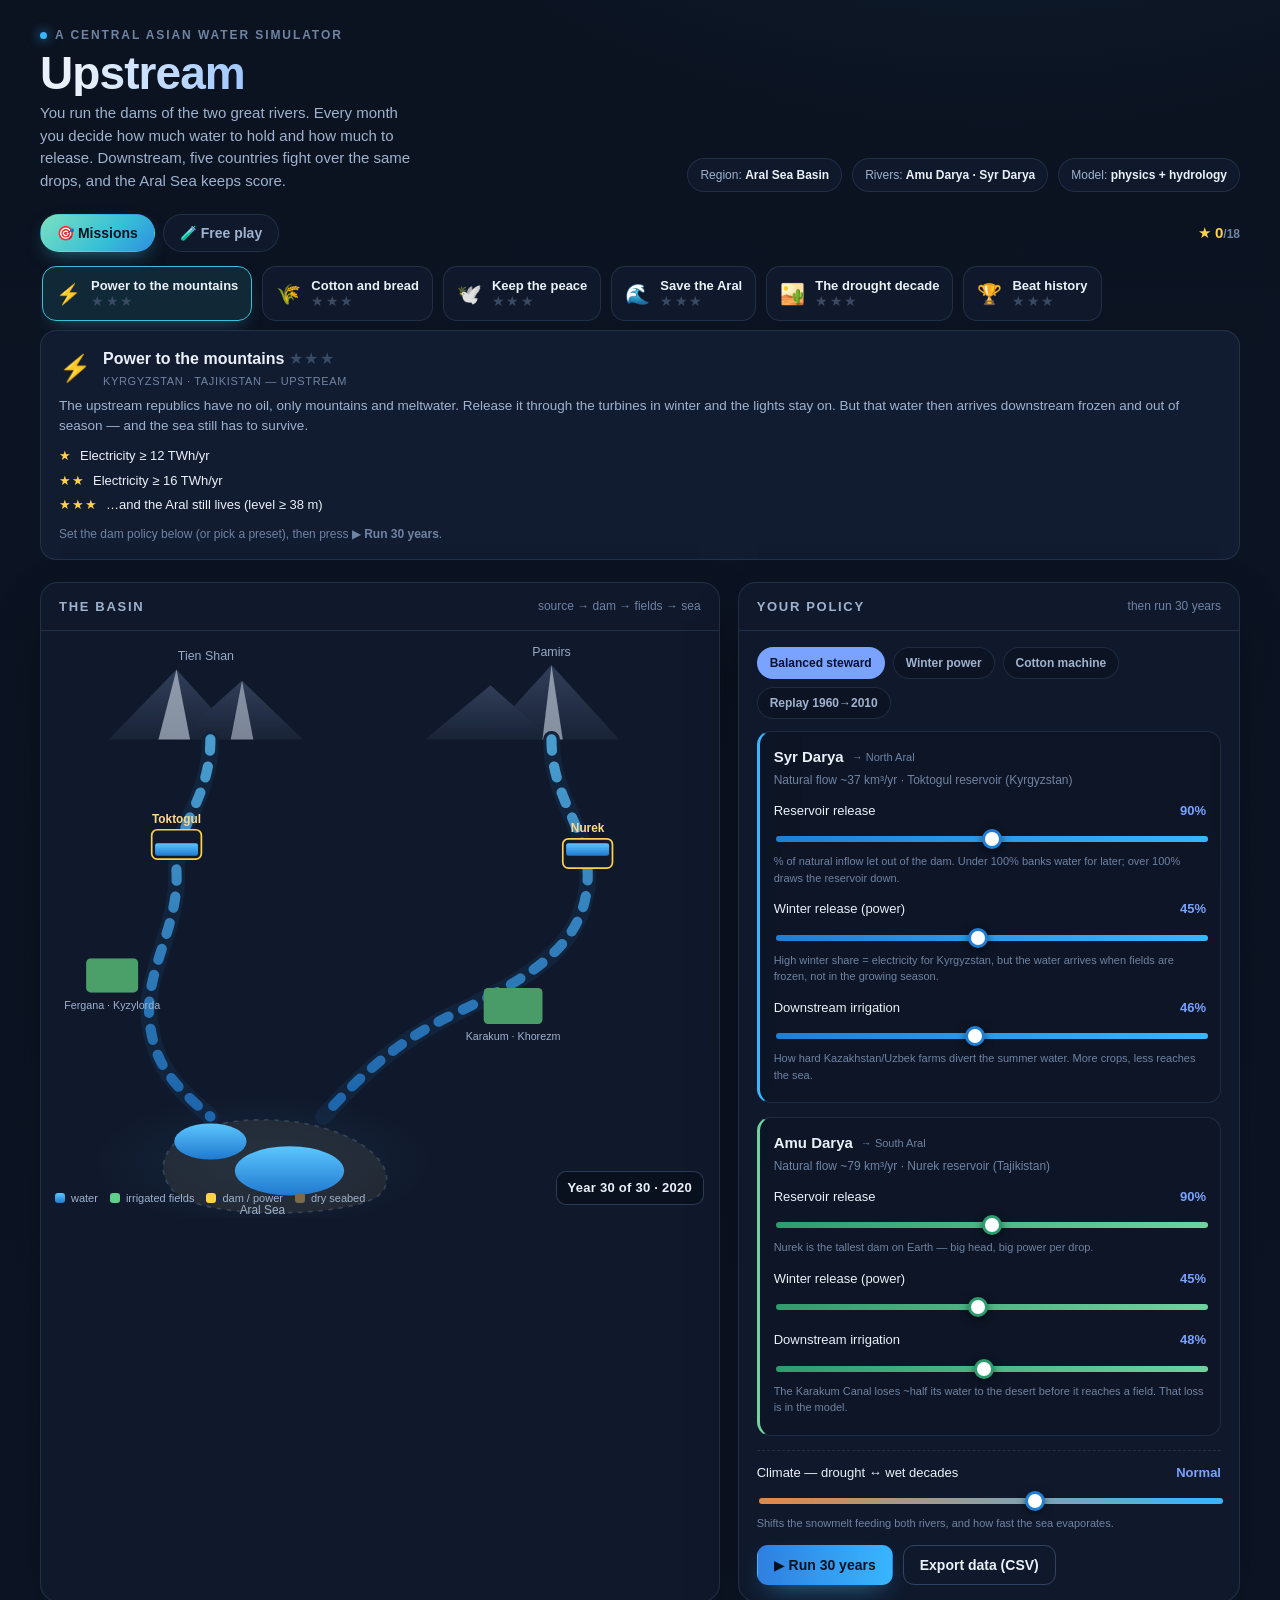
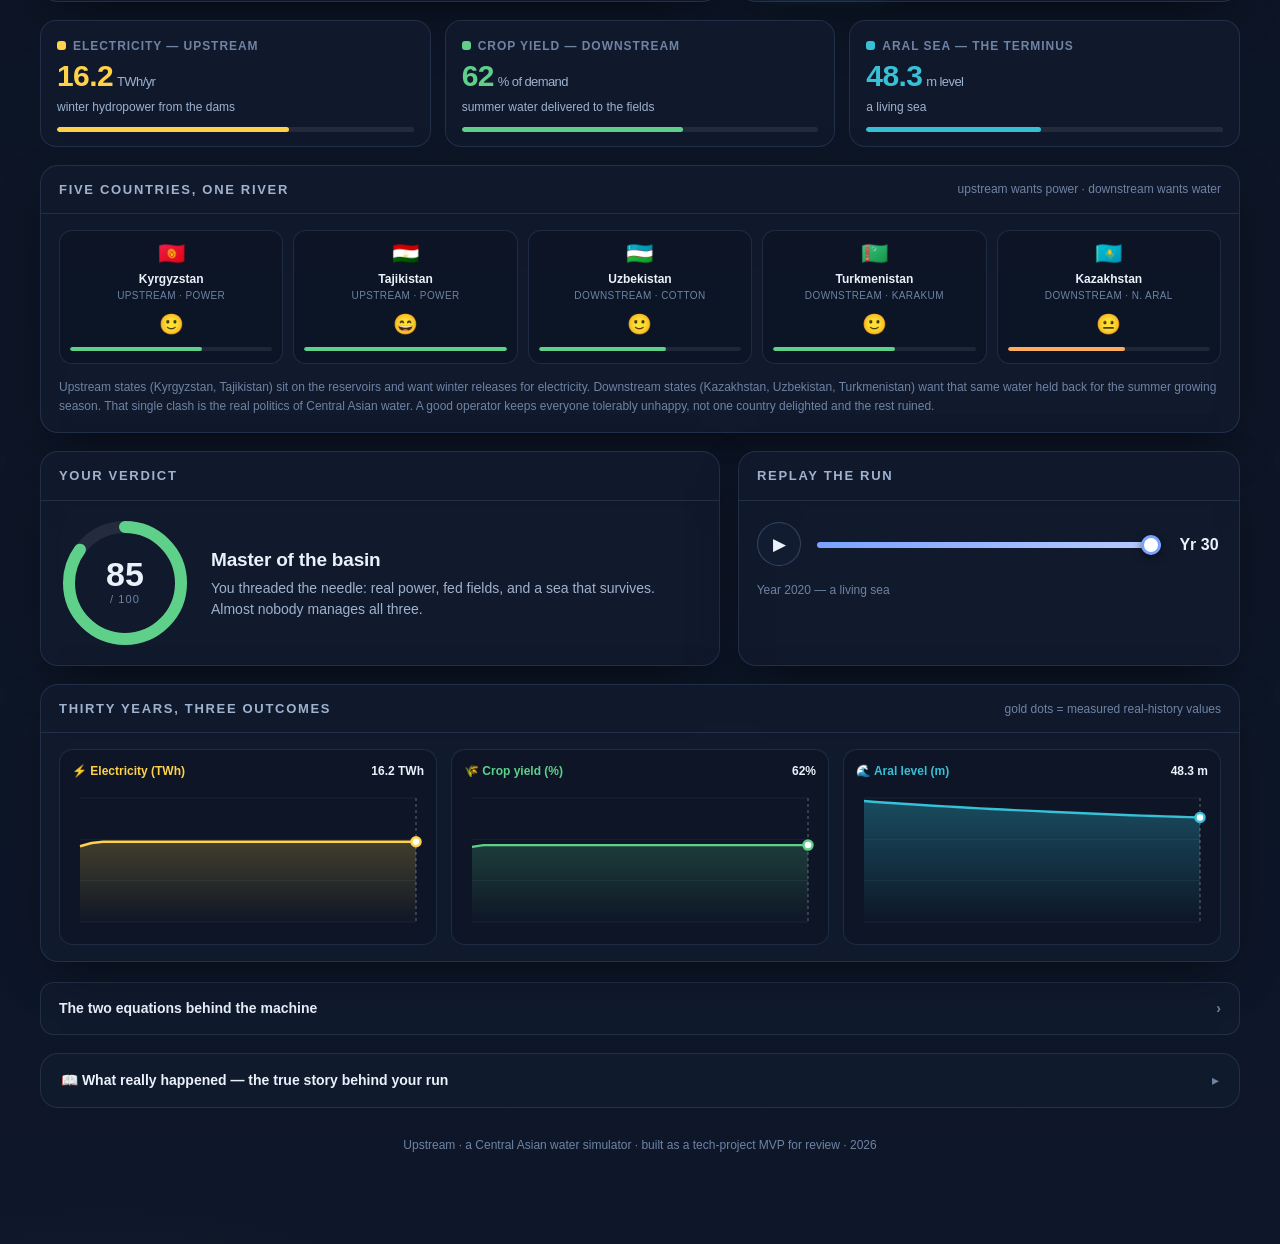
<file: upstream-river/index.html>
<!doctype html>
<html lang="en">
<head>
<meta charset="utf-8" />
<meta name="viewport" content="width=device-width, initial-scale=1, viewport-fit=cover" />
<title>Upstream — The Central Asian River System</title>
<meta name="description" content="Operate the dams of the Amu Darya and Syr Darya. Route the water. Balance electricity, crops, and the Aral Sea across five countries." />
<style>
  :root{
    --bg:#0b1220;
    --bg2:#0e1729;
    --panel:rgba(18,28,48,.72);
    --panel-solid:#121c30;
    --line:rgba(126,160,214,.16);
    --line-strong:rgba(126,160,214,.30);
    --ink:#eaf1fb;
    --ink-dim:#9fb2ce;
    --ink-faint:#6f83a3;
    --water:#38b6ff;
    --water-deep:#1f7fd6;
    --power:#ffd24a;
    --crop:#5fd08a;
    --sea:#37c0d6;
    --danger:#ff6b6b;
    --warn:#ffab5e;
    --accent:#7aa2ff;
    --shadow:0 18px 50px -20px rgba(0,0,0,.7);
    --r:18px;
    font-synthesis-weight:none;
  }
  *{box-sizing:border-box}
  html,body{margin:0;padding:0}
  body{
    background:
      radial-gradient(1200px 700px at 78% -10%, rgba(56,182,255,.10), transparent 60%),
      radial-gradient(900px 600px at 8% 110%, rgba(95,208,138,.08), transparent 55%),
      linear-gradient(180deg,var(--bg),var(--bg2));
    color:var(--ink);
    font-family:-apple-system,BlinkMacSystemFont,"Segoe UI",Inter,Roboto,Helvetica,Arial,sans-serif;
    -webkit-font-smoothing:antialiased;
    line-height:1.5;
    min-height:100vh;
  }
  .wrap{max-width:1240px;margin:0 auto;padding:26px 20px 90px}

  /* ---------- header ---------- */
  header.top{display:flex;align-items:flex-end;justify-content:space-between;gap:20px;flex-wrap:wrap;margin-bottom:22px}
  .brand{display:flex;flex-direction:column;gap:6px}
  .kicker{display:inline-flex;align-items:center;gap:8px;font-size:12px;letter-spacing:.16em;text-transform:uppercase;color:var(--ink-faint);font-weight:600}
  .kicker .dot{width:7px;height:7px;border-radius:50%;background:var(--water);box-shadow:0 0 12px var(--water)}
  h1{
    margin:0;font-size:clamp(30px,5vw,46px);font-weight:800;letter-spacing:-.02em;line-height:1;
    background:linear-gradient(92deg,#eaf1fb 10%,#9cc7ff 55%,#7be0c0 100%);
    -webkit-background-clip:text;background-clip:text;color:transparent;
  }
  .tag{color:var(--ink-dim);font-size:15px;max-width:46ch}
  .headmeta{display:flex;gap:10px;flex-wrap:wrap;align-items:center}
  .chip{font-size:12px;color:var(--ink-dim);border:1px solid var(--line);background:var(--panel);padding:7px 12px;border-radius:999px;backdrop-filter:blur(6px)}
  .chip b{color:var(--ink)}

  /* ---------- challenge / missions ---------- */
  .chalbar{margin-bottom:22px}
  .modeswitch{display:flex;align-items:center;gap:8px;margin-bottom:12px;flex-wrap:wrap}
  .mode{font:600 13px/1 inherit;color:var(--ink-dim);background:var(--panel);border:1px solid var(--line);
    border-radius:999px;padding:10px 16px;cursor:pointer;transition:.15s}
  .mode.on{color:#06121f;background:linear-gradient(135deg,#7be0c0,#37c0d6 60%,#2f8fe0);border-color:transparent;box-shadow:0 8px 20px -8px rgba(55,192,214,.6)}
  .mode:hover{border-color:var(--line-strong)}
  .starcount{margin-left:auto;font-weight:800;color:var(--power);font-size:15px}
  .starcount .sm{color:var(--ink-faint);font-weight:600;font-size:12px}
  .mrail{display:flex;gap:10px;overflow-x:auto;padding:2px 2px 9px}
  .mcard{flex:0 0 auto;text-align:left;display:flex;gap:10px;align-items:center;
    background:var(--panel);border:1px solid var(--line);border-radius:14px;padding:11px 13px;cursor:pointer;transition:.15s;color:var(--ink)}
  .mcard:hover{border-color:var(--line-strong);transform:translateY(-1px)}
  .mcard.on{border-color:var(--sea);background:rgba(55,192,214,.12);box-shadow:0 8px 20px -10px rgba(55,192,214,.5)}
  .mcard .mi{font-size:20px;flex:none}
  .mcard .mn{font-weight:700;font-size:13px;white-space:nowrap}
  .mstars,.bfstars,.mrstars{letter-spacing:1.5px;white-space:nowrap}
  .st{color:#3a4a63}.st.on{color:var(--power)}
  .briefing{background:var(--panel-solid);border:1px solid var(--line);border-radius:16px;padding:16px 18px}
  .bfhead{display:flex;gap:12px;align-items:center;margin-bottom:6px}
  .bficon{font-size:26px;flex:none}
  .bfname{font-weight:800;font-size:16px}
  .bfwho{font-size:11px;letter-spacing:.06em;text-transform:uppercase;color:var(--ink-faint);margin-top:2px}
  .bfbrief{color:var(--ink-dim);font-size:13.5px;margin:6px 0 10px}
  .bftwist{color:#ffe0b0;background:rgba(255,171,94,.12);border:1px solid rgba(255,171,94,.32);border-radius:10px;padding:8px 11px;font-size:12.5px;margin-bottom:10px}
  .bfgoals{display:flex;flex-direction:column;gap:5px}
  .bfg{font-size:13px;color:var(--ink)}
  .bfg .bfgn{color:var(--power);margin-right:8px;letter-spacing:1px}
  .bfhint{font-size:12px;color:var(--ink-faint);margin-top:10px}
  .missionResult{display:none;margin-top:12px;background:var(--panel-solid);border:1px solid var(--line-strong);border-radius:16px;padding:16px 18px}
  .missionResult.show{display:block}
  .mrhead{display:flex;align-items:center;gap:12px;margin-bottom:10px}
  .mrstars{font-size:22px}
  .mrtitle{font-weight:800;font-size:15px}
  .grows{display:flex;flex-direction:column;gap:4px;margin-bottom:6px}
  .grow{font-size:13px;display:flex;gap:9px;align-items:flex-start}
  .grow .gk{font-weight:800;flex:none}
  .grow.ok{color:#bff0d2}.grow.ok .gk{color:var(--crop)}
  .grow.no{color:var(--ink-faint)}.grow.no .gk{color:#55677f}
  .coach{font-size:12.5px;color:#ffe0b0;background:rgba(255,171,94,.10);border-radius:10px;padding:9px 12px;margin-top:6px}
  .mrbtns{display:flex;gap:8px;margin-top:12px;flex-wrap:wrap}
  .arche{font-size:12.5px;color:var(--ink-dim);margin-top:10px;padding-top:10px;border-top:1px solid var(--line)}
  .arche .arlab{color:var(--ink-faint)}
  .arche b{color:var(--sea)}
  .riverdebrief{margin-top:18px;background:var(--panel);border:1px solid var(--line);border-radius:var(--r);backdrop-filter:blur(6px)}
  .riverdebrief>summary{cursor:pointer;list-style:none;padding:16px 20px;font-weight:700;font-size:14px;color:var(--ink);display:flex;align-items:center;gap:9px}
  .riverdebrief>summary::-webkit-details-marker{display:none}
  .riverdebrief>summary .dchev{margin-left:auto;color:var(--ink-faint);transition:.2s}
  .riverdebrief[open]>summary .dchev{transform:rotate(90deg)}
  .riverdebrief .dbody{padding:0 20px 20px}
  .dfact{display:flex;gap:12px;padding:10px 0;border-top:1px solid var(--line)}
  .dfact .dico{font-size:20px;flex:none}
  .dfact p{color:var(--ink-dim);font-size:13px;margin:0}
  .dsrc{font-size:11px;color:var(--ink-faint);margin-top:10px;padding-top:8px;border-top:1px solid var(--line)}

  /* ---------- layout ---------- */
  .grid{display:grid;grid-template-columns:1.15fr .85fr;gap:18px}
  @media (max-width:900px){.grid{grid-template-columns:1fr}}
  .panel{background:var(--panel);border:1px solid var(--line);border-radius:var(--r);backdrop-filter:blur(10px);box-shadow:var(--shadow)}
  .panel .hd{display:flex;align-items:center;justify-content:space-between;gap:10px;padding:14px 18px;border-bottom:1px solid var(--line)}
  .panel .hd h2{margin:0;font-size:13px;letter-spacing:.13em;text-transform:uppercase;color:var(--ink-dim);font-weight:700}
  .panel .bd{padding:16px 18px}

  /* ---------- map ---------- */
  #mapPanel .bd{padding:0}
  .mapwrap{position:relative}
  svg.map{display:block;width:100%;height:auto}
  .maplegend{position:absolute;left:14px;bottom:12px;display:flex;gap:12px;flex-wrap:wrap;font-size:11px;color:var(--ink-dim)}
  .maplegend span{display:inline-flex;align-items:center;gap:6px}
  .swatch{width:10px;height:10px;border-radius:3px;display:inline-block}
  .yearbadge{position:absolute;right:14px;bottom:14px;font-size:13px;font-weight:700;color:var(--ink);background:rgba(8,14,26,.72);border:1px solid var(--line-strong);border-radius:10px;padding:6px 11px;letter-spacing:.02em;backdrop-filter:blur(4px)}

  /* ---------- controls ---------- */
  .rivergroup{border:1px solid var(--line);border-radius:14px;padding:14px 14px 6px;margin-bottom:14px;background:rgba(10,17,31,.4)}
  .rivergroup.syr{border-left:3px solid var(--water)}
  .rivergroup.amu{border-left:3px solid #6fd3a0}
  .rivergroup h3{margin:0 0 2px;font-size:15px;font-weight:700;display:flex;align-items:center;gap:8px}
  .rivergroup .sub{font-size:12px;color:var(--ink-faint);margin-bottom:12px}
  .ctrl{margin-bottom:13px}
  .ctrl .lab{display:flex;justify-content:space-between;align-items:baseline;font-size:13px;margin-bottom:5px}
  .ctrl .lab .name{color:var(--ink)}
  .ctrl .lab .val{font-variant-numeric:tabular-nums;font-weight:700;color:var(--accent)}
  .ctrl .hint{font-size:11px;color:var(--ink-faint);margin-top:4px}
  input[type=range]{-webkit-appearance:none;appearance:none;width:100%;height:6px;border-radius:999px;background:linear-gradient(90deg,var(--water-deep),var(--water));outline:none;cursor:pointer}
  .amu input[type=range]{background:linear-gradient(90deg,#2f9c6e,#6fd3a0)}
  input[type=range]::-webkit-slider-thumb{-webkit-appearance:none;appearance:none;width:20px;height:20px;border-radius:50%;background:#fff;border:3px solid var(--water-deep);box-shadow:0 2px 8px rgba(0,0,0,.5);cursor:pointer;margin-top:0}
  .amu input[type=range]::-webkit-slider-thumb{border-color:#2f9c6e}
  input[type=range]::-moz-range-thumb{width:18px;height:18px;border-radius:50%;background:#fff;border:3px solid var(--water-deep);cursor:pointer}
  .global-ctrl{border-top:1px dashed var(--line);padding-top:12px;margin-top:4px}

  .btnrow{display:flex;gap:10px;flex-wrap:wrap;margin-top:6px}
  button{font-family:inherit;font-size:14px;font-weight:600;border-radius:11px;border:1px solid var(--line-strong);background:var(--panel-solid);color:var(--ink);padding:11px 16px;cursor:pointer;transition:transform .06s ease,background .15s,border-color .15s}
  button:hover{border-color:var(--accent);transform:translateY(-1px)}
  button:active{transform:translateY(0)}
  button.primary{background:linear-gradient(92deg,#2f7fe0,#38b6ff);border-color:transparent;color:#04121f;font-weight:800;box-shadow:0 10px 26px -12px rgba(56,182,255,.8)}
  button.ghost{background:transparent}
  .presetrow{display:flex;gap:8px;flex-wrap:wrap;margin-bottom:12px}
  .preset{font-size:12px;font-weight:600;padding:8px 12px;border-radius:999px;border:1px solid var(--line);background:rgba(10,17,31,.5);color:var(--ink-dim);cursor:pointer}
  .preset:hover{color:var(--ink);border-color:var(--accent)}
  .preset.active{background:var(--accent);color:#06122a;border-color:transparent}

  /* ---------- outputs ---------- */
  .outputs{display:grid;grid-template-columns:repeat(3,1fr);gap:14px;margin-top:18px}
  @media (max-width:620px){.outputs{grid-template-columns:1fr}}
  .stat{position:relative;overflow:hidden;background:var(--panel);border:1px solid var(--line);border-radius:16px;padding:16px 16px 14px}
  .stat .k{font-size:12px;letter-spacing:.08em;text-transform:uppercase;color:var(--ink-faint);font-weight:600;display:flex;align-items:center;gap:7px}
  .stat .v{font-size:30px;font-weight:800;letter-spacing:-.02em;margin-top:6px;font-variant-numeric:tabular-nums;line-height:1}
  .stat .u{font-size:13px;color:var(--ink-dim);font-weight:500;margin-left:4px}
  .stat .d{font-size:12px;color:var(--ink-dim);margin-top:7px}
  .stat .icon{width:9px;height:9px;border-radius:3px}
  .stat.power .v{color:var(--power)} .stat.power .icon{background:var(--power)}
  .stat.crop .v{color:var(--crop)} .stat.crop .icon{background:var(--crop)}
  .stat.sea .v{color:var(--sea)} .stat.sea .icon{background:var(--sea)}
  .bar{height:5px;border-radius:999px;background:rgba(255,255,255,.08);margin-top:11px;overflow:hidden}
  .bar > i{display:block;height:100%;border-radius:999px;transition:width .5s ease}

  /* ---------- countries ---------- */
  .countries{display:grid;grid-template-columns:repeat(5,1fr);gap:10px}
  @media (max-width:620px){.countries{grid-template-columns:repeat(2,1fr)}}
  .country{background:rgba(10,17,31,.5);border:1px solid var(--line);border-radius:13px;padding:12px 10px;text-align:center}
  .country .flag{font-size:22px;line-height:1}
  .country .nm{font-size:12px;color:var(--ink);font-weight:600;margin-top:5px}
  .country .role{font-size:10px;color:var(--ink-faint);letter-spacing:.04em;text-transform:uppercase}
  .country .face{font-size:20px;margin-top:6px}
  .country .satbar{height:4px;border-radius:999px;background:rgba(255,255,255,.08);margin-top:8px;overflow:hidden}
  .country .satbar > i{display:block;height:100%;border-radius:999px;transition:width .5s}

  /* ---------- score ---------- */
  .scorewrap{display:flex;align-items:center;gap:20px;flex-wrap:wrap}
  .ring{position:relative;width:132px;height:132px;flex:0 0 auto}
  .ring svg{transform:rotate(-90deg)}
  .ring .ctr{position:absolute;inset:0;display:flex;flex-direction:column;align-items:center;justify-content:center}
  .ring .ctr .num{font-size:34px;font-weight:800;line-height:1;font-variant-numeric:tabular-nums}
  .ring .ctr .of{font-size:11px;color:var(--ink-faint);letter-spacing:.1em}
  .verdict{flex:1;min-width:200px}
  .verdict .title{font-size:19px;font-weight:800;letter-spacing:-.01em;margin-bottom:4px}
  .verdict p{margin:0;color:var(--ink-dim);font-size:14px}

  /* ---------- scrubber ---------- */
  .scrub{display:flex;align-items:center;gap:14px;margin-top:6px}
  .scrub button.play{width:44px;height:44px;border-radius:50%;padding:0;display:flex;align-items:center;justify-content:center;font-size:17px;flex:0 0 auto}
  .scrub input[type=range]{background:linear-gradient(90deg,var(--accent),#b9ccff)}
  .scrub input[type=range]::-webkit-slider-thumb{border-color:var(--accent)}
  .scrub .yr{font-variant-numeric:tabular-nums;font-weight:700;min-width:44px;text-align:center}

  /* ---------- charts ---------- */
  .charts{display:grid;grid-template-columns:repeat(3,1fr);gap:14px}
  @media (max-width:760px){.charts{grid-template-columns:1fr}}
  .chartcard{background:rgba(10,17,31,.45);border:1px solid var(--line);border-radius:14px;padding:12px 12px 8px}
  .chartcard .ct{font-size:12px;font-weight:700;color:var(--ink-dim);display:flex;justify-content:space-between;align-items:center;margin-bottom:6px}
  .chartcard .ct .now{font-variant-numeric:tabular-nums;color:var(--ink)}
  canvas{display:block;width:100%;height:auto}

  /* ---------- explainer ---------- */
  details.explain{margin-top:20px;border:1px solid var(--line);border-radius:14px;background:var(--panel);overflow:hidden}
  details.explain summary{cursor:pointer;list-style:none;padding:15px 18px;font-weight:700;font-size:14px;display:flex;align-items:center;justify-content:space-between}
  details.explain summary::-webkit-details-marker{display:none}
  details.explain summary .arw{color:var(--ink-faint);transition:transform .2s}
  details.explain[open] summary .arw{transform:rotate(90deg)}
  .explain .body{padding:0 18px 18px;color:var(--ink-dim);font-size:14px}
  .explain .eq{background:#0a1120;border:1px solid var(--line);border-radius:10px;padding:12px 14px;margin:10px 0;font-family:"SF Mono",ui-monospace,Menlo,Consolas,monospace;font-size:13px;color:#cfe1ff;overflow-x:auto}
  .explain .eq b{color:var(--power)}
  .explain h4{color:var(--ink);margin:16px 0 4px;font-size:14px}

  .note{margin-top:14px;font-size:12px;color:var(--ink-faint);line-height:1.6}
  .note a{color:var(--accent)}
  footer{margin-top:28px;text-align:center;color:var(--ink-faint);font-size:12px}
  .sr{position:absolute;width:1px;height:1px;overflow:hidden;clip:rect(0,0,0,0)}
</style>
</head>
<body>
<div class="wrap">

  <header class="top">
    <div class="brand">
      <span class="kicker"><span class="dot"></span>A Central Asian water simulator</span>
      <h1>Upstream</h1>
      <div class="tag">You run the dams of the two great rivers. Every month you decide how much water to hold and how much to release. Downstream, five countries fight over the same drops, and the Aral Sea keeps score.</div>
    </div>
    <div class="headmeta">
      <span class="chip">Region: <b>Aral Sea Basin</b></span>
      <span class="chip">Rivers: <b>Amu Darya · Syr Darya</b></span>
      <span class="chip">Model: <b>physics + hydrology</b></span>
    </div>
  </header>

  <!-- CHALLENGE BAR -->
  <section class="chalbar">
    <div class="modeswitch">
      <button id="mMissions" class="mode on">🎯 Missions</button>
      <button id="mSandbox" class="mode">🧪 Free play</button>
      <div class="starcount">★ <span id="starTotal">0</span><span class="sm">/<span id="starMax">18</span></span></div>
    </div>
    <div id="missionWrap">
      <div class="mrail" id="missionRail"></div>
      <div class="briefing" id="briefing"></div>
      <div class="missionResult" id="missionResult"></div>
    </div>
  </section>

  <div class="grid">
    <!-- ============ MAP ============ -->
    <section class="panel" id="mapPanel">
      <div class="hd"><h2>The Basin</h2><span style="font-size:12px;color:var(--ink-faint)">source → dam → fields → sea</span></div>
      <div class="bd">
        <div class="mapwrap">
          <div class="yearbadge" id="yearBadge">Year 1 of 30</div>
          <svg class="map" viewBox="0 0 600 520" xmlns="http://www.w3.org/2000/svg" role="img" aria-label="Schematic of the Aral Sea basin">
            <defs>
              <linearGradient id="gWater" x1="0" y1="0" x2="0" y2="1">
                <stop offset="0" stop-color="#5cc6ff"/><stop offset="1" stop-color="#2079cf"/>
              </linearGradient>
              <linearGradient id="gMountain" x1="0" y1="0" x2="0" y2="1">
                <stop offset="0" stop-color="#33415c"/><stop offset="1" stop-color="#1a2438"/>
              </linearGradient>
              <radialGradient id="gGlow" cx="0.5" cy="0.5" r="0.5">
                <stop offset="0" stop-color="#38b6ff" stop-opacity=".28"/><stop offset="1" stop-color="#38b6ff" stop-opacity="0"/>
              </radialGradient>
              <filter id="soft"><feGaussianBlur stdDeviation="2.2"/></filter>
            </defs>

            <!-- backdrop -->
            <rect x="0" y="0" width="600" height="520" fill="none"/>

            <!-- mountains (sources) -->
            <g opacity=".95">
              <path d="M60 96 L120 34 L176 96 Z" fill="url(#gMountain)"/>
              <path d="M120 96 L178 44 L232 96 Z" fill="url(#gMountain)"/>
              <path d="M104 96 L120 34 L132 96 Z" fill="#e8f2ff" opacity=".55"/>
              <path d="M168 96 L178 44 L188 96 Z" fill="#e8f2ff" opacity=".5"/>
              <text x="146" y="26" fill="#9fb2ce" font-size="11" text-anchor="middle">Tien Shan</text>

              <path d="M392 96 L452 30 L512 96 Z" fill="url(#gMountain)"/>
              <path d="M340 96 L398 48 L452 96 Z" fill="url(#gMountain)"/>
              <path d="M444 96 L452 30 L462 96 Z" fill="#e8f2ff" opacity=".55"/>
              <text x="452" y="22" fill="#9fb2ce" font-size="11" text-anchor="middle">Pamirs</text>
            </g>

            <!-- ===== SYR DARYA (left, to North Aral) ===== -->
            <path id="syrPath" d="M150 96 C150 150 118 172 120 214 C122 262 92 300 96 344 C100 386 120 404 150 430"
                  fill="none" stroke="#12233c" stroke-width="15" stroke-linecap="round"/>
            <path id="syrFlow" d="M150 96 C150 150 118 172 120 214 C122 262 92 300 96 344 C100 386 120 404 150 430"
                  fill="none" stroke="url(#gWater)" stroke-width="9" stroke-linecap="round" stroke-dasharray="10 14" opacity=".9"/>
            <!-- Toktogul dam node -->
            <g id="syrDam">
              <rect x="98" y="176" width="44" height="26" rx="5" fill="#101a2c" stroke="var(--power)" stroke-width="1.5"/>
              <rect id="syrStore" x="101" y="188" width="38" height="11" rx="2" fill="url(#gWater)"/>
              <text x="120" y="170" fill="#ffd88a" font-size="10.5" text-anchor="middle" font-weight="600">Toktogul</text>
            </g>
            <!-- Syr irrigation fields -->
            <g id="syrFields">
              <rect x="40" y="290" width="46" height="30" rx="4" fill="#294b32"/>
              <rect x="40" y="290" width="46" height="30" rx="4" fill="#5fd08a" id="syrFieldFill" opacity=".8"/>
              <text x="63" y="335" fill="#9fb2ce" font-size="9.5" text-anchor="middle">Fergana · Kyzylorda</text>
            </g>

            <!-- ===== AMU DARYA (right, to South Aral) ===== -->
            <path id="amuPath" d="M452 96 C452 150 486 176 484 220 C482 270 448 300 372 336 C320 360 288 388 250 430"
                  fill="none" stroke="#12233c" stroke-width="15" stroke-linecap="round"/>
            <path id="amuFlow" d="M452 96 C452 150 486 176 484 220 C482 270 448 300 372 336 C320 360 288 388 250 430"
                  fill="none" stroke="url(#gWater)" stroke-width="9" stroke-linecap="round" stroke-dasharray="10 14" opacity=".9"/>
            <!-- Nurek dam node -->
            <g id="amuDam">
              <rect x="462" y="184" width="44" height="26" rx="5" fill="#101a2c" stroke="var(--power)" stroke-width="1.5"/>
              <rect id="amuStore" x="465" y="196" width="38" height="11" rx="2" fill="url(#gWater)"/>
              <text x="484" y="178" fill="#ffd88a" font-size="10.5" text-anchor="middle" font-weight="600">Nurek</text>
            </g>
            <!-- Amu irrigation fields (Karakum) -->
            <g id="amuFields">
              <rect x="392" y="316" width="52" height="32" rx="4" fill="#294b32"/>
              <rect x="392" y="316" width="52" height="32" rx="4" fill="#5fd08a" id="amuFieldFill" opacity=".8"/>
              <text x="418" y="362" fill="#9fb2ce" font-size="9.5" text-anchor="middle">Karakum · Khorezm</text>
            </g>

            <!-- ===== ARAL SEA (bottom) ===== -->
            <ellipse id="seaGlow" cx="196" cy="470" rx="150" ry="60" fill="url(#gGlow)"/>
            <!-- ghost 1960 shoreline -->
            <path d="M120 452 C150 430 210 428 250 440 C300 454 320 486 296 502 C260 520 150 520 122 500 C104 486 104 466 120 452 Z"
                  fill="none" stroke="#3b5170" stroke-width="1.4" stroke-dasharray="4 5" opacity=".7"/>
            <!-- exposed seabed -->
            <path id="seabed" d="M120 452 C150 430 210 428 250 440 C300 454 320 486 296 502 C260 520 150 520 122 500 C104 486 104 466 120 452 Z"
                  fill="#7a6a4e" opacity=".22"/>
            <!-- North Aral water -->
            <ellipse id="northAral" cx="150" cy="452" rx="30" ry="15" fill="url(#gWater)"/>
            <!-- South Aral water -->
            <ellipse id="southAral" cx="220" cy="478" rx="70" ry="30" fill="url(#gWater)"/>
            <text x="196" y="516" fill="#9fb2ce" font-size="10.5" text-anchor="middle">Aral Sea</text>
          </svg>

          <div class="maplegend">
            <span><i class="swatch" style="background:linear-gradient(#5cc6ff,#2079cf)"></i>water</span>
            <span><i class="swatch" style="background:var(--crop)"></i>irrigated fields</span>
            <span><i class="swatch" style="background:var(--power);"></i>dam / power</span>
            <span><i class="swatch" style="background:#7a6a4e"></i>dry seabed</span>
          </div>
        </div>
      </div>
    </section>

    <!-- ============ CONTROLS ============ -->
    <section class="panel">
      <div class="hd"><h2>Your Policy</h2><span style="font-size:12px;color:var(--ink-faint)">then run 30 years</span></div>
      <div class="bd">
        <div class="presetrow" id="presetRow">
          <button class="preset" data-preset="balanced">Balanced steward</button>
          <button class="preset" data-preset="power">Winter power</button>
          <button class="preset" data-preset="cotton">Cotton machine</button>
          <button class="preset" data-preset="history">Replay 1960→2010</button>
        </div>

        <!-- SYR DARYA -->
        <div class="rivergroup syr">
          <h3>Syr Darya <span style="font-size:11px;color:var(--ink-faint);font-weight:500">→ North Aral</span></h3>
          <div class="sub">Natural flow ~37 km³/yr · Toktogul reservoir (Kyrgyzstan)</div>

          <div class="ctrl">
            <div class="lab"><span class="name">Reservoir release</span><span class="val"><span id="syrRelV">100</span>%</span></div>
            <input type="range" id="syrRel" min="40" max="140" value="100" step="1" />
            <div class="hint">% of natural inflow let out of the dam. Under 100% banks water for later; over 100% draws the reservoir down.</div>
          </div>
          <div class="ctrl">
            <div class="lab"><span class="name">Winter release (power)</span><span class="val"><span id="syrWinV">35</span>%</span></div>
            <input type="range" id="syrWin" min="10" max="85" value="35" step="1" />
            <div class="hint">High winter share = electricity for Kyrgyzstan, but the water arrives when fields are frozen, not in the growing season.</div>
          </div>
          <div class="ctrl">
            <div class="lab"><span class="name">Downstream irrigation</span><span class="val"><span id="syrIrrV">60</span>%</span></div>
            <input type="range" id="syrIrr" min="0" max="100" value="60" step="1" />
            <div class="hint">How hard Kazakhstan/Uzbek farms divert the summer water. More crops, less reaches the sea.</div>
          </div>
        </div>

        <!-- AMU DARYA -->
        <div class="rivergroup amu">
          <h3>Amu Darya <span style="font-size:11px;color:var(--ink-faint);font-weight:500">→ South Aral</span></h3>
          <div class="sub">Natural flow ~79 km³/yr · Nurek reservoir (Tajikistan)</div>

          <div class="ctrl">
            <div class="lab"><span class="name">Reservoir release</span><span class="val"><span id="amuRelV">100</span>%</span></div>
            <input type="range" id="amuRel" min="40" max="140" value="100" step="1" />
            <div class="hint">Nurek is the tallest dam on Earth — big head, big power per drop.</div>
          </div>
          <div class="ctrl">
            <div class="lab"><span class="name">Winter release (power)</span><span class="val"><span id="amuWinV">35</span>%</span></div>
            <input type="range" id="amuWin" min="10" max="85" value="35" step="1" />
          </div>
          <div class="ctrl">
            <div class="lab"><span class="name">Downstream irrigation</span><span class="val"><span id="amuIrrV">70</span>%</span></div>
            <input type="range" id="amuIrr" min="0" max="100" value="70" step="1" />
            <div class="hint">The Karakum Canal loses ~half its water to the desert before it reaches a field. That loss is in the model.</div>
          </div>
        </div>

        <!-- GLOBAL -->
        <div class="global-ctrl">
          <div class="ctrl">
            <div class="lab"><span class="name">Climate — drought ↔ wet decades</span><span class="val"><span id="climV">Normal</span></span></div>
            <input type="range" id="clim" min="-30" max="20" value="0" step="1" style="background:linear-gradient(90deg,#e0894a,#38b6ff)"/>
            <div class="hint">Shifts the snowmelt feeding both rivers, and how fast the sea evaporates.</div>
          </div>
          <div class="btnrow">
            <button class="primary" id="runBtn">▶ Run 30 years</button>
            <button class="ghost" id="csvBtn">Export data (CSV)</button>
          </div>
        </div>
      </div>
    </section>
  </div>

  <!-- ============ OUTPUTS ============ -->
  <div class="outputs">
    <div class="stat power">
      <div class="k"><span class="icon"></span>Electricity — upstream</div>
      <div class="v"><span id="oPower">—</span><span class="u">TWh/yr</span></div>
      <div class="d" id="oPowerD">winter hydropower from the dams</div>
      <div class="bar"><i id="oPowerBar" style="width:0;background:var(--power)"></i></div>
    </div>
    <div class="stat crop">
      <div class="k"><span class="icon"></span>Crop yield — downstream</div>
      <div class="v"><span id="oCrop">—</span><span class="u">% of demand</span></div>
      <div class="d" id="oCropD">summer water delivered to the fields</div>
      <div class="bar"><i id="oCropBar" style="width:0;background:var(--crop)"></i></div>
    </div>
    <div class="stat sea">
      <div class="k"><span class="icon"></span>Aral Sea — the terminus</div>
      <div class="v"><span id="oSea">—</span><span class="u">m level</span></div>
      <div class="d" id="oSeaD">what's left after everyone drinks</div>
      <div class="bar"><i id="oSeaBar" style="width:0;background:var(--sea)"></i></div>
    </div>
  </div>

  <!-- ============ COUNTRIES ============ -->
  <section class="panel" style="margin-top:18px">
    <div class="hd"><h2>Five countries, one river</h2><span style="font-size:12px;color:var(--ink-faint)">upstream wants power · downstream wants water</span></div>
    <div class="bd">
      <div class="countries" id="countries"></div>
      <div class="note">Upstream states (Kyrgyzstan, Tajikistan) sit on the reservoirs and want winter releases for electricity. Downstream states (Kazakhstan, Uzbekistan, Turkmenistan) want that same water held back for the summer growing season. That single clash is the real politics of Central Asian water. A good operator keeps everyone tolerably unhappy, not one country delighted and the rest ruined.</div>
    </div>
  </section>

  <!-- ============ SCORE + SCRUBBER ============ -->
  <div class="grid" style="margin-top:18px">
    <section class="panel">
      <div class="hd"><h2>Your verdict</h2></div>
      <div class="bd">
        <div class="scorewrap">
          <div class="ring">
            <svg width="132" height="132" viewBox="0 0 132 132">
              <circle cx="66" cy="66" r="56" fill="none" stroke="rgba(255,255,255,.08)" stroke-width="12"/>
              <circle id="ringArc" cx="66" cy="66" r="56" fill="none" stroke="#38b6ff" stroke-width="12" stroke-linecap="round"
                      stroke-dasharray="351.8" stroke-dashoffset="351.8"/>
            </svg>
            <div class="ctr"><div class="num" id="scoreNum">—</div><div class="of">/ 100</div></div>
          </div>
          <div class="verdict">
            <div class="title" id="verdictTitle">Set a policy and run</div>
            <p id="verdictText">Choose how you release water from each dam, how hard the farms divert, and what the climate does. Then run three decades and see who wins and who dries out.</p>
            <div class="arche" id="arche" style="display:none"></div>
          </div>
        </div>
      </div>
    </section>

    <section class="panel">
      <div class="hd"><h2>Replay the run</h2></div>
      <div class="bd">
        <div class="scrub">
          <button class="play" id="playBtn" aria-label="play">▶</button>
          <input type="range" id="scrub" min="0" max="29" value="29" step="1" />
          <span class="yr" id="scrubYr">Yr 30</span>
        </div>
        <div class="note" id="scrubNote">Scrub through the 30 years. The map, the numbers, and the countries all rewind with you.</div>
      </div>
    </section>
  </div>

  <!-- ============ CHARTS ============ -->
  <section class="panel" style="margin-top:18px">
    <div class="hd"><h2>Thirty years, three outcomes</h2><span style="font-size:12px;color:var(--ink-faint)">gold dots = measured real-history values</span></div>
    <div class="bd">
      <div class="charts">
        <div class="chartcard">
          <div class="ct"><span style="color:var(--power)">⚡ Electricity (TWh)</span><span class="now" id="c1now"></span></div>
          <canvas id="c1" width="360" height="150"></canvas>
        </div>
        <div class="chartcard">
          <div class="ct"><span style="color:var(--crop)">🌾 Crop yield (%)</span><span class="now" id="c2now"></span></div>
          <canvas id="c2" width="360" height="150"></canvas>
        </div>
        <div class="chartcard">
          <div class="ct"><span style="color:var(--sea)">🌊 Aral level (m)</span><span class="now" id="c3now"></span></div>
          <canvas id="c3" width="360" height="150"></canvas>
        </div>
      </div>
    </div>
  </section>

  <!-- ============ EXPLAINER ============ -->
  <details class="explain">
    <summary>The two equations behind the machine <span class="arw">›</span></summary>
    <div class="body">
      <p>Everything you see is driven by two pieces of real physics and chemistry. This is a teaching model built on published-order numbers, not a validated forecast — but the tradeoff structure is real.</p>

      <h4>1 · Hydropower (physics)</h4>
      <div class="eq">E = ρ · g · h · η · <b>V</b></div>
      <p>Energy from released water: density <b>ρ</b> (1000 kg/m³) × gravity <b>g</b> (9.81 m/s²) × dam head <b>h</b> (Toktogul ≈ 215 m, Nurek ≈ 275 m) × efficiency <b>η</b> × released volume <b>V</b>. Nurek is the tallest dam on Earth, so each cubic metre falls further and makes more electricity. Releasing in <em>winter</em> gives upstream countries the power they need to survive the cold, but that water then misses the summer fields downstream.</p>

      <h4>2 · The reservoir balance (storage)</h4>
      <div class="eq">S(t+1) = clamp( S(t) + inflow − release , 0 , capacity )</div>
      <p>A dam is a bank account for water. Hold some back this year (release under 100%) and you can survive a drought later — but if the reservoir overfills, it spills anyway. This is why Toktogul, a multi-year reservoir, is the single most fought-over object in the region.</p>

      <h4>3 · The Aral Sea (chemistry of a closed basin)</h4>
      <div class="eq">V(t+1) = V(t) + inflow_to_sea − evaporation( area )</div>
      <p>The Aral has no outlet. Water only leaves by evaporating off its surface. When irrigation upstream steals the inflow, evaporation keeps removing water that nothing replaces, so the sea shrinks — and because the salt stays behind, what's left turns from a fishery into a brine. Between 1960 and 2010 the sea lost about 90% of its water. This model reproduces that when you run the <em>Cotton machine</em> preset.</p>

      <p class="note" style="margin-top:14px">Sources for the real-history markers and parameters: published Aral Sea Basin figures (river flows, reservoir capacities, Aral area/level/volume 1960–2010). Numbers are realistic-order for teaching, not an operational prediction.</p>
    </div>
  </details>

  <details class="riverdebrief">
    <summary>📖 What really happened — the true story behind your run <span class="dchev">▸</span></summary>
    <div class="dbody" id="debriefBody"></div>
  </details>

  <footer>
    Upstream · a Central Asian water simulator · built as a tech-project MVP for review · <span id="stamp"></span>
  </footer>
</div>

<script>
"use strict";
(function(){
  // ---------------------------------------------------------------------------
  // MODEL CONSTANTS  (published-order, teaching model)
  // ---------------------------------------------------------------------------
  const RIVERS = {
    syr: { flow: 37,  cap: 19.5, head: 215, irrDemand: 33, convLoss: 0.18, powerNeed: 3.0 },
    amu: { flow: 79,  cap: 10.5, head: 275, irrDemand: 60, convLoss: 0.42, powerNeed: 5.0 }
  };
  const RHOG = 9810;            // ρ·g
  const GEN  = 0.20;            // real generation factor (plant + cascade losses); tuned so a normal run ~15 TWh (real Toktogul+Nurek order)
  const KM3_M3 = 1e9;
  const J_TO_TWH = 3.6e15;      // 1 TWh = 3.6e15 J
  const YEARS = 30;
  const BASE_YEAR = 1991;       // interactive runs are the post-Soviet era

  // Aral hypsometry: piecewise table (volume km3 -> level m, area km2). Published-order.
  const ARAL = {
    vol:   [0,   40,   90,   150,  220,   310,   340,  500,  700,  1090],
    level: [20,  25,   28,   31,   34,    38,    42,   48,   50,   53.4],
    area:  [500, 8000, 15000,22000,28700, 36800, 40000,46000,55000,68000]
  };
  const ARAL_V0 = 1090, ARAL_VMAX = 1090;
  const EVAP_BASE = 0.95;       // m/yr off the sea surface

  function interp(x, xs, ys){
    if(x<=xs[0]) return ys[0];
    if(x>=xs[xs.length-1]) return ys[ys.length-1];
    for(let i=0;i<xs.length-1;i++){
      if(x>=xs[i] && x<=xs[i+1]){
        const t=(x-xs[i])/(xs[i+1]-xs[i]);
        return ys[i]+t*(ys[i+1]-ys[i]);
      }
    }
    return ys[ys.length-1];
  }
  const seaLevel = v => interp(v, ARAL.vol, ARAL.level);
  const seaArea  = v => interp(v, ARAL.vol, ARAL.area);
  const clamp = (v,a,b)=>Math.max(a,Math.min(b,v));
  const sat = x => 1 - Math.pow(1-clamp(x,0,1), 1.7); // diminishing-returns crop response

  // ---------------------------------------------------------------------------
  // CORE SIMULATION
  //   policyFn(year0based) -> { syr:{rel,win,irr}, amu:{...}, climate }
  //   returns array of yearly result objects
  // ---------------------------------------------------------------------------
  function simulate(policyFn){
    const out = [];
    let store = { syr: RIVERS.syr.cap*0.7, amu: RIVERS.amu.cap*0.7 };
    let seaV = ARAL_V0;

    for(let y=0; y<YEARS; y++){
      const P = policyFn(y);
      const climate = P.climate||0;                 // -30..+20 (%)
      const flowMul = 1 + climate/100;
      const evapMul = 1 - climate/220;              // hotter/drier decade -> more evap

      let totPowerTWh = 0, seaInflow = 0;
      const perRiver = {};

      for(const key of ["syr","amu"]){
        const R = RIVERS[key], pol = P[key];
        const inflow = R.flow * flowMul;
        // desired release as % of natural inflow, limited by what's physically available
        let release = inflow * (pol.rel/100);
        release = Math.min(release, store[key] + inflow);   // can't release what you don't have
        // update storage, force spill if overfull
        let newStore = store[key] + inflow - release;
        if(newStore > R.cap){ release += (newStore - R.cap); newStore = R.cap; }
        newStore = Math.max(0, newStore);
        store[key] = newStore;

        // seasonal split
        const winShare = pol.win/100;
        const winterRel = release * winShare;
        const summerRel = release * (1-winShare);

        // hydropower  E = ρ g h η V   (winter release is when power is worth most; small dry-season bonus)
        const V_m3 = release * KM3_M3;
        const E_J  = RHOG * R.head * GEN * V_m3;
        const powerTWh = E_J / J_TO_TWH;
        totPowerTWh += powerTWh;
        // winter power adequacy for the upstream country
        const winterPowerTWh = (winterRel*KM3_M3*RHOG*R.head*GEN)/J_TO_TWH;
        const powerSat = clamp(winterPowerTWh / R.powerNeed, 0, 1);

        // downstream: summer water reaches the fields after conveyance loss
        const delivered = summerRel * (1-R.convLoss);
        const withdrawTarget = R.irrDemand * (pol.irr/100);
        const applied = Math.min(withdrawTarget, delivered);
        const cropSat = sat(applied / R.irrDemand);
        // whatever survives irrigation flows to the sea (summer remainder + winter flow, less winter losses)
        const winterToSea = winterRel * (1-R.convLoss);
        const toSea = Math.max(0, (delivered - applied) + winterToSea);
        seaInflow += toSea;

        perRiver[key] = { inflow, release, store:newStore, powerTWh, powerSat, cropSat,
                          delivered, applied, toSea };
      }

      // Aral balance
      const area = seaArea(seaV);
      const evap = EVAP_BASE * evapMul * area / 1000;   // km3/yr  (area km2 * m /1000)
      seaV = clamp(seaV + seaInflow - evap, 0, ARAL_VMAX);
      const level = seaLevel(seaV), areaNow = seaArea(seaV);
      // health tracks VOLUME, not level: the salt concentration (C = salt/V) and the
      // ecosystem die as volume falls, and the hypsometry is nonlinear (31 m ≈ 75% gone).
      const seaHealth = clamp(seaV/ARAL_V0, 0, 1);

      // headline crop = demand-weighted mean of the two basins
      const cropPct = 100 * (perRiver.syr.cropSat*RIVERS.syr.irrDemand + perRiver.amu.cropSat*RIVERS.amu.irrDemand)
                          / (RIVERS.syr.irrDemand + RIVERS.amu.irrDemand);

      // country satisfaction (0..1)
      const c = {
        KGZ: perRiver.syr.powerSat,                                        // Kyrgyzstan – Syr power
        TJK: perRiver.amu.powerSat,                                        // Tajikistan – Amu power
        KAZ: 0.55*perRiver.syr.cropSat + 0.45*seaHealth,                   // Kazakhstan – Syr crops + North Aral
        UZB: 0.5*perRiver.syr.cropSat + 0.5*perRiver.amu.cropSat,          // Uzbekistan – both basins' crops
        TKM: perRiver.amu.cropSat                                          // Turkmenistan – Amu crops (Karakum)
      };

      out.push({
        year: BASE_YEAR + y,
        powerTWh: totPowerTWh,
        cropPct,
        level, seaV, seaArea: areaNow, seaHealth,
        northFrac: clamp((level-20)/33.4, 0, 1),
        countries: c,
        syrStore: perRiver.syr.store, amuStore: perRiver.amu.store,
        syrCrop: perRiver.syr.cropSat, amuCrop: perRiver.amu.cropSat,
        raw: perRiver
      });
    }
    return out;
  }

  // ---------------------------------------------------------------------------
  // PRESETS
  // ---------------------------------------------------------------------------
  const PRESETS = {
    balanced: { label:"Balanced steward",
      policy:()=>({ syr:{rel:90,win:45,irr:46}, amu:{rel:90,win:45,irr:48}, climate:0 }) },
    power: { label:"Winter power",
      policy:()=>({ syr:{rel:120,win:80,irr:40}, amu:{rel:120,win:80,irr:40}, climate:0 }) },
    cotton: { label:"Cotton machine",
      policy:()=>({ syr:{rel:130,win:20,irr:100}, amu:{rel:130,win:20,irr:100}, climate:-8 }) },
    // real-history replay: irrigation ramps 1960->2010 as the Soviet cotton program grows
    history: { label:"Replay 1960→2010", history:true,
      policy:(y)=>{
        const f = y/(YEARS-1);
        const irr = 30 + 90*f;                 // Soviet cotton ramp: withdrawals climb hard, 1960→2010
        return { syr:{rel:125,win:22,irr:irr}, amu:{rel:130,win:22,irr:irr+8}, climate: -13*f };
      } }
  };
  // measured Aral level gold points for the history replay (year -> level m), mapped onto 30-step run
  const GOLD = [ {t:0,lvl:53.4},{t:11,lvl:51.1},{t:16,lvl:48.3},{t:26,lvl:40.2},{t:29,lvl:31.0} ];

  // ---------------------------------------------------------------------------
  // STATE + DOM
  // ---------------------------------------------------------------------------
  let RESULTS = [];
  let activePreset = null;
  let playTimer = null;
  const $ = id => document.getElementById(id);

  const sliders = {
    syrRel:$("syrRel"), syrWin:$("syrWin"), syrIrr:$("syrIrr"),
    amuRel:$("amuRel"), amuWin:$("amuWin"), amuIrr:$("amuIrr"), clim:$("clim")
  };
  const climLabels = v => v<=-18?"Drought":v<=-6?"Dry":v<6?"Normal":v<14?"Wet":"Very wet";

  function readPolicy(){
    return {
      syr:{ rel:+sliders.syrRel.value, win:+sliders.syrWin.value, irr:+sliders.syrIrr.value },
      amu:{ rel:+sliders.amuRel.value, win:+sliders.amuWin.value, irr:+sliders.amuIrr.value },
      climate:+sliders.clim.value
    };
  }
  function syncSliderLabels(){
    $("syrRelV").textContent=sliders.syrRel.value; $("syrWinV").textContent=sliders.syrWin.value; $("syrIrrV").textContent=sliders.syrIrr.value;
    $("amuRelV").textContent=sliders.amuRel.value; $("amuWinV").textContent=sliders.amuWin.value; $("amuIrrV").textContent=sliders.amuIrr.value;
    $("climV").textContent=climLabels(+sliders.clim.value);
  }

  // ---------- COUNTRIES ----------
  const COUNTRY_META = [
    {id:"KGZ", flag:"🇰🇬", nm:"Kyrgyzstan", role:"Upstream · power"},
    {id:"TJK", flag:"🇹🇯", nm:"Tajikistan", role:"Upstream · power"},
    {id:"UZB", flag:"🇺🇿", nm:"Uzbekistan", role:"Downstream · cotton"},
    {id:"TKM", flag:"🇹🇲", nm:"Turkmenistan", role:"Downstream · Karakum"},
    {id:"KAZ", flag:"🇰🇿", nm:"Kazakhstan", role:"Downstream · N. Aral"}
  ];
  function buildCountries(){
    $("countries").innerHTML = COUNTRY_META.map(m=>`
      <div class="country" data-c="${m.id}">
        <div class="flag">${m.flag}</div>
        <div class="nm">${m.nm}</div>
        <div class="role">${m.role}</div>
        <div class="face" id="face-${m.id}">·</div>
        <div class="satbar"><i id="sat-${m.id}" style="width:0"></i></div>
      </div>`).join("");
  }
  const faceFor = s => s>=.8?"😄":s>=.6?"🙂":s>=.4?"😐":s>=.2?"😟":"😡";
  const satColor = s => s>=.6?"var(--crop)":s>=.35?"var(--warn)":"var(--danger)";

  // ---------------------------------------------------------------------------
  // RENDER a single year onto map / gauges / countries
  // ---------------------------------------------------------------------------
  function renderYear(i){
    if(!RESULTS.length) return;
    i = clamp(i,0,RESULTS.length-1);
    const r = RESULTS[i];

    // ---- map: reservoir fill ----
    setStore("syrStore", r.syrStore/RIVERS.syr.cap, 101, 38);
    setStore("amuStore", r.amuStore/RIVERS.amu.cap, 465, 38);
    // ---- map: field greenness ----
    setField("syrFieldFill", r.syrCrop);
    setField("amuFieldFill", r.amuCrop);
    // ---- map: flow opacity by release ----
    $("syrFlow").style.opacity = 0.25 + 0.65*clamp(r.raw.syr.release/RIVERS.syr.flow/1.3,0,1);
    $("amuFlow").style.opacity = 0.25 + 0.65*clamp(r.raw.amu.release/RIVERS.amu.flow/1.3,0,1);
    // ---- map: the two seas ----
    renderSea(r);
    $("yearBadge").textContent = "Year "+(i+1)+" of "+YEARS+"  ·  "+r.year;

    // ---- gauges ----
    $("oPower").textContent = r.powerTWh.toFixed(1);
    $("oCrop").textContent  = Math.round(r.cropPct);
    $("oSea").textContent   = r.level.toFixed(1);
    setBar("oPowerBar", r.powerTWh/25, "var(--power)");
    setBar("oCropBar", r.cropPct/100, "var(--crop)");
    setBar("oSeaBar", r.seaHealth, r.seaHealth>.40?"var(--sea)":r.seaHealth>.20?"var(--warn)":"var(--danger)");
    $("oSeaD").textContent = r.level>=48?"a living sea":r.level>=38?"shrinking, still one body":r.level>=28?"split & turning to brine":"a salt desert with a few pools";

    // ---- countries ----
    for(const m of COUNTRY_META){
      const s = clamp(r.countries[m.id],0,1);
      $("face-"+m.id).textContent = faceFor(s);
      const bar = $("sat-"+m.id); bar.style.width=(s*100).toFixed(0)+"%"; bar.style.background=satColor(s);
    }

    // ---- charts cursor ----
    drawCharts(i);
    $("c1now").textContent = r.powerTWh.toFixed(1)+" TWh";
    $("c2now").textContent = Math.round(r.cropPct)+"%";
    $("c3now").textContent = r.level.toFixed(1)+" m";
  }

  function setStore(id, frac, x, w){
    frac = clamp(frac,0,1);
    const full=11, h=full*frac;
    const el=$(id); el.setAttribute("height",h.toFixed(1)); el.setAttribute("y",(199-h).toFixed(1)); el.setAttribute("x",x);
    el.setAttribute("width",w);
  }
  function setField(id, crop){
    const el=$(id); el.setAttribute("opacity",(0.12+0.8*clamp(crop,0,1)).toFixed(2));
    el.setAttribute("fill", crop>.5?"#5fd08a":crop>.25?"#b8c25a":"#b98a4a");
  }
  function renderSea(r){
    // North Aral (Syr terminus) — recovers with Syr delivery; South Aral (Amu) — the big body
    const nFrac = clamp(r.raw.syr.toSea/8, 0.05, 1);            // north sensitive to Syr inflow
    const sHealth = clamp(r.seaHealth,0,1);
    const n=$("northAral"), s=$("southAral");
    n.setAttribute("rx",(10+22*nFrac).toFixed(1)); n.setAttribute("ry",(6+10*nFrac).toFixed(1));
    s.setAttribute("rx",(18+62*sHealth).toFixed(1)); s.setAttribute("ry",(9+26*sHealth).toFixed(1));
    const col = sHealth>.40 ? "url(#gWater)" : sHealth>.20 ? "#6f9fb4" : "#9c8f63";
    s.setAttribute("fill",col);
    n.setAttribute("fill", nFrac>.35?"url(#gWater)":"#8fa9a2");
    $("seabed").setAttribute("opacity",(0.35*(1-sHealth)).toFixed(2));
    $("seaGlow").setAttribute("opacity",(0.5*sHealth+0.05).toFixed(2));
  }
  function setBar(id, frac, col){ const el=$(id); el.style.width=(clamp(frac,0,1)*100).toFixed(0)+"%"; el.style.background=col; }

  // ---------------------------------------------------------------------------
  // CHARTS  (canvas line charts)
  // ---------------------------------------------------------------------------
  function lineChart(canvas, series, opts){
    const dpr = window.devicePixelRatio||1;
    const cssW = canvas.clientWidth||360, cssH = 150;
    canvas.width = cssW*dpr; canvas.height = cssH*dpr;
    const ctx = canvas.getContext("2d"); ctx.setTransform(dpr,0,0,dpr,0,0);
    ctx.clearRect(0,0,cssW,cssH);
    const padL=8,padR=8,padT=12,padB=14, w=cssW-padL-padR, h=cssH-padT-padB;
    const n=series.length;
    const min=opts.min, max=opts.max;
    const X=i=> padL + (n<=1?0:i/(n-1))*w;
    const Y=v=> padT + (1-(clamp(v,min,max)-min)/(max-min))*h;

    // gridlines
    ctx.strokeStyle="rgba(255,255,255,.06)"; ctx.lineWidth=1;
    for(let g=0;g<=3;g++){ const yy=padT+g/3*h; ctx.beginPath(); ctx.moveTo(padL,yy); ctx.lineTo(padL+w,yy); ctx.stroke(); }

    // area fill
    const grad=ctx.createLinearGradient(0,padT,0,padT+h);
    grad.addColorStop(0,opts.color+"55"); grad.addColorStop(1,opts.color+"03");
    ctx.beginPath(); ctx.moveTo(X(0),Y(series[0]));
    for(let i=1;i<n;i++) ctx.lineTo(X(i),Y(series[i]));
    ctx.lineTo(X(n-1),padT+h); ctx.lineTo(X(0),padT+h); ctx.closePath();
    ctx.fillStyle=grad; ctx.fill();

    // line
    ctx.beginPath(); ctx.moveTo(X(0),Y(series[0]));
    for(let i=1;i<n;i++) ctx.lineTo(X(i),Y(series[i]));
    ctx.strokeStyle=opts.color; ctx.lineWidth=2.4; ctx.lineJoin="round"; ctx.stroke();

    // gold measured markers
    if(opts.gold){
      for(const g of opts.gold){
        if(g.t>=n) continue;
        ctx.beginPath(); ctx.arc(X(g.t),Y(g.val),3.6,0,Math.PI*2);
        ctx.fillStyle="#ffd24a"; ctx.fill(); ctx.strokeStyle="#7a5b12"; ctx.lineWidth=1; ctx.stroke();
      }
    }
    // cursor
    if(opts.cursor!=null && opts.cursor<n){
      const cx=X(opts.cursor);
      ctx.strokeStyle="rgba(255,255,255,.35)"; ctx.lineWidth=1; ctx.setLineDash([3,3]);
      ctx.beginPath(); ctx.moveTo(cx,padT); ctx.lineTo(cx,padT+h); ctx.stroke(); ctx.setLineDash([]);
      ctx.beginPath(); ctx.arc(cx,Y(series[opts.cursor]),4.5,0,Math.PI*2);
      ctx.fillStyle="#fff"; ctx.fill(); ctx.strokeStyle=opts.color; ctx.lineWidth=2.5; ctx.stroke();
    }
  }
  function drawCharts(cursor){
    if(!RESULTS.length) return;
    lineChart($("c1"), RESULTS.map(r=>r.powerTWh), {min:0,max:25,color:"#ffd24a",cursor});
    lineChart($("c2"), RESULTS.map(r=>r.cropPct),  {min:0,max:100,color:"#5fd08a",cursor});
    const goldPts = (activePreset==="history") ? GOLD.map(g=>({t:g.t,val:g.lvl})) : null;
    lineChart($("c3"), RESULTS.map(r=>r.level),    {min:18,max:54,color:"#37c0d6",cursor,gold:goldPts});
  }

  // ---------------------------------------------------------------------------
  // SCORE + VERDICT
  // ---------------------------------------------------------------------------
  function scoreRun(results){
    results = results || RESULTS;
    // average the final third of the run — the outcome you actually steered toward
    const tail = results.slice(-10);
    const avg = k => tail.reduce((a,r)=>a+k(r),0)/tail.length;
    const power = clamp(avg(r=>r.powerTWh)/16, 0, 1);
    // rescale to PLAYABLE ranges: 80% crops and ~half-full sea are the realistic frontier,
    // because you physically cannot keep a full sea AND full irrigation on the same rivers.
    const cropN = clamp(avg(r=>r.cropPct)/80, 0, 1);
    const seaH  = avg(r=>r.seaHealth);
    const seaN  = clamp((seaH-0.10)/0.50, 0, 1);
    // fairness: how evenly the five countries share the pain (1 = everyone equal)
    const fairness = avg(r=>{
      const vals=Object.values(r.countries); const m=vals.reduce((a,b)=>a+b,0)/vals.length;
      const varc=vals.reduce((a,b)=>a+(b-m)*(b-m),0)/vals.length;
      return clamp(1-Math.sqrt(varc)*1.6,0,1);
    });
    const base = 0.22*power + 0.30*cropN + 0.30*seaN + 0.18*fairness;
    // a dying sea is a real disaster (dust, lost fishery, health) that crops+power can't buy back
    const penalty = seaH<0.25 ? (0.55 + 0.45*(seaH/0.25)) : 1;
    const score = Math.round(100*clamp(base*penalty, 0, 1));
    return {score, power, crop:cropN, sea:seaH, fairness};
  }
  function verdictFor(s){
    const {score, sea, crop, power} = s;
    // specific-imbalance narratives first — they are more honest than a generic score tier
    if(sea<0.15) return ["You emptied the Aral","The dams ran, the cotton grew, and the sea became a salt desert. This is the road the Soviet planners actually took."];
    if(crop>0.8 && sea<0.45) return ["Fed the fields, starved the sea","Full harvests, empty terminus. The classic trade that dried the Aral in the first place."];
    if(power>0.85 && crop<0.4) return ["The upstream deal","The mountains have electricity all winter, but the downstream fields went thirsty. Expect an angry phone call from Tashkent."];
    if(score>=80) return ["Master of the basin","You threaded the needle: real power, fed fields, and a sea that survives. Almost nobody manages all three."];
    if(score>=64) return ["A workable peace","Everyone gives up something and nobody is ruined. This is what good water diplomacy actually looks like."];
    if(score>=45) return ["Muddling through","No disaster, but no one's happy. The tradeoffs are beating you — tune the releases."];
    return ["The system is breaking","Too little power, thin harvests, a dying sea. Rethink who gets the water and when."];
  }
  function renderScore(){
    const s = scoreRun();
    $("scoreNum").textContent = s.score;
    const circ=2*Math.PI*56;
    const off = circ*(1-s.score/100);
    const arc=$("ringArc"); arc.setAttribute("stroke-dasharray",circ.toFixed(1)); arc.setAttribute("stroke-dashoffset",off.toFixed(1));
    arc.setAttribute("stroke", s.score>=65?"#5fd08a":s.score>=45?"#ffab5e":"#ff6b6b");
    const [t,txt]=verdictFor(s);
    $("verdictTitle").textContent=t; $("verdictText").textContent=txt;
  }

  // ---------------------------------------------------------------------------
  // RUN
  // ---------------------------------------------------------------------------
  function run(policyFn){
    const wrapped = (missionMode && activeMission && activeMission.twist && activeMission.twist.apply)
      ? (y)=>{ const p=policyFn(y); activeMission.twist.apply(p); return p; }
      : policyFn;
    RESULTS = simulate(wrapped);
    const scrub=$("scrub"); scrub.max=RESULTS.length-1; scrub.value=RESULTS.length-1;
    renderScore();
    renderYear(RESULTS.length-1);
    setScrubLabel(RESULTS.length-1);
    if(!booting){ renderArchetype(); renderMissionResult(); }
  }
  function runFromSliders(){
    stopPlay();
    const pol = readPolicy();
    run(()=>pol);
  }
  function runPreset(key){
    stopPlay();
    activePreset=key;
    document.querySelectorAll(".preset").forEach(b=>b.classList.toggle("active",b.dataset.preset===key));
    const p=PRESETS[key];
    if(!p.history){
      // reflect preset onto sliders for a fixed policy
      const pol=p.policy(0);
      sliders.syrRel.value=pol.syr.rel; sliders.syrWin.value=pol.syr.win; sliders.syrIrr.value=pol.syr.irr;
      sliders.amuRel.value=pol.amu.rel; sliders.amuWin.value=pol.amu.win; sliders.amuIrr.value=pol.amu.irr;
      sliders.clim.value=pol.climate; syncSliderLabels();
    } else { syncSliderLabels(); }
    run(p.policy);
  }

  // ---------------------------------------------------------------------------
  // SCRUBBER
  // ---------------------------------------------------------------------------
  function setScrubLabel(i){
    $("scrubYr").textContent="Yr "+(i+1);
    if(RESULTS[i]) $("scrubNote").textContent="Year "+RESULTS[i].year+" — "+
      ($("oSeaD").textContent);
  }
  function stopPlay(){ if(playTimer){clearInterval(playTimer); playTimer=null; $("playBtn").textContent="▶";} }
  function togglePlay(){
    if(playTimer){ stopPlay(); return; }
    if(!RESULTS.length) return;
    $("playBtn").textContent="❚❚";
    let i = (+$("scrub").value>=RESULTS.length-1)?0:+$("scrub").value;
    playTimer=setInterval(()=>{
      $("scrub").value=i; renderYear(i); setScrubLabel(i);
      if(i>=RESULTS.length-1){ stopPlay(); return; }
      i++;
    },140);
  }

  // ---------------------------------------------------------------------------
  // CSV EXPORT
  // ---------------------------------------------------------------------------
  function exportCSV(){
    if(!RESULTS.length){ runFromSliders(); }
    const head=["year","electricity_TWh","crop_pct","aral_level_m","aral_volume_km3","aral_area_km2",
                "sat_KGZ","sat_TJK","sat_UZB","sat_TKM","sat_KAZ"];
    const rows=RESULTS.map(r=>[r.year,r.powerTWh.toFixed(2),r.cropPct.toFixed(1),r.level.toFixed(2),
      r.seaV.toFixed(1),Math.round(r.seaArea),
      r.countries.KGZ.toFixed(2),r.countries.TJK.toFixed(2),r.countries.UZB.toFixed(2),
      r.countries.TKM.toFixed(2),r.countries.KAZ.toFixed(2)].join(","));
    const csv=[head.join(","),...rows].join("\n");
    const blob=new Blob([csv],{type:"text/csv"});
    const a=document.createElement("a"); a.href=URL.createObjectURL(blob);
    a.download="upstream_run_"+(activePreset||"custom")+".csv"; a.click();
    URL.revokeObjectURL(a.href);
  }

  // ---------------------------------------------------------------------------
  // CHALLENGE / MISSION LAYER
  // ---------------------------------------------------------------------------
  let missionMode = true, activeMission = null, missionStars = {}, booting = true;
  try { missionStars = JSON.parse(localStorage.getItem('upstream_river_stars')||'{}')||{}; } catch(e){ missionStars={}; }

  // the score the real 1960→2010 policy earns — the number to beat
  let HIST_SCORE = 40;
  try { HIST_SCORE = scoreRun(simulate(PRESETS.history.policy)).score; } catch(e){}

  const CNAME = {KGZ:'Kyrgyzstan',TJK:'Tajikistan',UZB:'Uzbekistan',TKM:'Turkmenistan',KAZ:'Kazakhstan'};
  const minSat = f => Math.min.apply(null, Object.values(f.countries));

  const MISSIONS = [
   {id:'power', name:'Power to the mountains', icon:'⚡', who:'Kyrgyzstan · Tajikistan — upstream',
    brief:'The upstream republics have no oil, only mountains and meltwater. Release it through the turbines in winter and the lights stay on. But that water then arrives downstream frozen and out of season — and the sea still has to survive.',
    goals:[
     {label:'Electricity ≥ 12 TWh/yr', test:f=>f.powerTWh>=12},
     {label:'Electricity ≥ 16 TWh/yr', test:f=>f.powerTWh>=16},
     {label:'…and the Aral still lives (level ≥ 38 m)', test:f=>f.powerTWh>=16&&f.level>=38}]},
   {id:'cotton', name:'Cotton and bread', icon:'🌾', who:'Uzbekistan · Turkmenistan — downstream',
    brief:'Downstream, cotton is the economy and the Karakum canal drinks the Amu Darya. Grow the harvest — but every drop pulled to the fields is a drop the sea never sees.',
    goals:[
     {label:'Crops ≥ 60% of demand', test:f=>f.cropPct>=60},
     {label:'Crops ≥ 80% of demand', test:f=>f.cropPct>=80},
     {label:'…without emptying the sea (level ≥ 31 m)', test:f=>f.cropPct>=80&&f.level>=31}]},
   {id:'peace', name:'Keep the peace', icon:'🕊️', who:'All five republics',
    brief:'This is the real problem of the basin: one river system, five countries, no one in charge. Upstream wants winter power, downstream wants summer water, Kazakhstan wants its sea. Leave no one furious.',
    goals:[
     {label:'Every country at least 35% satisfied', test:f=>minSat(f)>=0.35},
     {label:'Every country at least 50% satisfied', test:f=>minSat(f)>=0.50},
     {label:'Every country at least 60% satisfied', test:f=>minSat(f)>=0.60}]},
   {id:'aral', name:'Save the Aral', icon:'🌊', who:'Kazakhstan · the North Aral',
    brief:'By the 2000s the sea was a fraction of itself. Getting the level back up means holding water in the river instead of on the fields — and someone downstream will feel it. See how much sea you can rescue without starving the farms.',
    goals:[
     {label:'Aral level recovers to ≥ 34 m', test:f=>f.level>=34},
     {label:'Aral level recovers to ≥ 42 m', test:f=>f.level>=42},
     {label:'…while still feeding people (crops ≥ 50%)', test:f=>f.level>=42&&f.cropPct>=50}]},
   {id:'drought', name:'The drought decade', icon:'🏜️', who:'A hotter, thinner basin',
    brief:'The snowpack fails and the rivers run low for years. There is not enough water to make everyone happy — the test is whether you can hold the whole system together when it is scarce.',
    twist:{label:'Climate is forced into a deep drought — the rivers run well below normal.', apply:function(p){ p.climate = Math.min((p.climate||0), -25); }},
    goals:[
     {label:'Hold the system together (score ≥ 45)', test:(f,sc)=>sc.score>=45},
     {label:'Manage the scarcity well (score ≥ 58)', test:(f,sc)=>sc.score>=58},
     {label:'Thrive despite the drought (score ≥ 70)', test:(f,sc)=>sc.score>=70}]},
   {id:'beat', name:'Beat history', icon:'🏆', who:'The real 1960→2010 path scored '+HIST_SCORE,
    brief:'This is the score the real, historical policy earned: '+HIST_SCORE+'/100 — the Soviet cotton program ran the rivers dry and the sea collapsed. Almost anything beats it. The question is by how much.',
    goals:[
     {label:'Beat the real history (score > '+HIST_SCORE+')', test:(f,sc)=>sc.score>HIST_SCORE},
     {label:'Score ≥ 60 while still growing food (crops ≥ 40%)', test:(f,sc)=>sc.score>=60&&f.cropPct>=40},
     {label:'Score ≥ 75', test:(f,sc)=>sc.score>=75}]},
  ];

  function starHTML(n){ let s=''; for(let i=0;i<3;i++) s+='<span class="st'+(i<n?' on':'')+'">★</span>'; return s; }
  function starsFor(m,f,sc){ let n=0; for(const g of m.goals){ if(g.test(f,sc)) n++; else break; } return n; }
  function totalStars(){ return MISSIONS.reduce((a,m)=>a+(missionStars[m.id]||0),0); }

  function buildRail(){
    const rail=$("missionRail"); if(!rail) return; rail.innerHTML='';
    MISSIONS.forEach(m=>{ const got=missionStars[m.id]||0;
      const b=document.createElement('button'); b.className='mcard'+(activeMission&&activeMission.id===m.id?' on':''); b.dataset.id=m.id;
      b.innerHTML='<div class="mi">'+m.icon+'</div><div><div class="mn">'+m.name+'</div><div class="mstars">'+starHTML(got)+'</div></div>';
      b.onclick=()=>selectMission(m.id); rail.appendChild(b); });
    $("starTotal").textContent=totalStars(); $("starMax").textContent=MISSIONS.length*3;
  }
  function selectMission(id){
    activeMission=MISSIONS.find(m=>m.id===id)||null;
    document.querySelectorAll('.mcard').forEach(c=>c.classList.toggle('on',c.dataset.id===id));
    renderBriefing(); $("missionResult").classList.remove('show');
  }
  function renderBriefing(){
    const box=$("briefing"); if(!box) return;
    if(!missionMode||!activeMission){ box.style.display='none'; return; }
    box.style.display=''; const m=activeMission, got=missionStars[m.id]||0;
    box.innerHTML='<div class="bfhead"><span class="bficon">'+m.icon+'</span><div>'
      +'<div class="bfname">'+m.name+' <span class="bfstars">'+starHTML(got)+'</span></div>'
      +'<div class="bfwho">'+m.who+'</div></div></div>'
      +'<p class="bfbrief">'+m.brief+'</p>'
      +(m.twist?'<div class="bftwist">⚠ '+m.twist.label+'</div>':'')
      +'<div class="bfgoals">'+m.goals.map((g,i)=>'<div class="bfg"><span class="bfgn">'+'★'.repeat(i+1)+'</span>'+g.label+'</div>').join('')+'</div>'
      +'<div class="bfhint">Set the dam policy below (or pick a preset), then press <b>▶ Run 30 years</b>.</div>';
  }
  function setMode(mission){
    missionMode=mission;
    $("mMissions").classList.toggle('on',mission); $("mSandbox").classList.toggle('on',!mission);
    $("missionWrap").style.display=mission?'':'none';
    if(mission){ if(!activeMission) selectMission(MISSIONS[0].id); else renderBriefing(); }
    else { $("missionResult").classList.remove('show'); }
  }
  function hintFor(m,f,sc){
    if(m.id==='power') return f.powerTWh<16?'Raise the winter-release share on both dams — that is when the turbines earn the most.':'Ease off downstream irrigation so more water reaches the sea and the level holds.';
    if(m.id==='cotton') return f.cropPct<80?'Raise downstream irrigation on both rivers.':'Hold a little more water back for the sea — drop irrigation slightly so the level stays above 31 m.';
    if(m.id==='aral') return 'Divert less to the fields on both rivers and let more flow through to the terminus.';
    if(m.id==='peace'){ let lo='KGZ',lv=2; for(const k in f.countries){ if(f.countries[k]<lv){ lv=f.countries[k]; lo=k; } }
      return 'Your unhappiest partner is '+CNAME[lo]+' ('+Math.round(lv*100)+'%). Upstream wants winter power; downstream wants summer irrigation; Kazakhstan wants the Aral level held up.'; }
    if(m.id==='drought') return 'Water is scarce — you cannot satisfy everyone. Protect the sea floor and share the crops as evenly as you can.';
    const arr=[['power',sc.power],['crops',sc.crop],['the sea',sc.sea],['fairness',sc.fairness]].sort((a,b)=>a[1]-b[1]);
    return 'Your weakest area is '+arr[0][0]+'. Lift it without breaking the rest.';
  }
  function renderMissionResult(){
    const res=$("missionResult"); if(!res) return;
    if(!missionMode||!activeMission||!RESULTS.length){ res.classList.remove('show'); return; }
    const m=activeMission, f=RESULTS[RESULTS.length-1], sc=scoreRun(), n=starsFor(m,f,sc), prev=missionStars[m.id]||0;
    if(n>prev){ missionStars[m.id]=n; try{ localStorage.setItem('upstream_river_stars',JSON.stringify(missionStars)); }catch(e){} }
    buildRail(); renderBriefing();
    const rows=m.goals.map((g,i)=>{ const ok=g.test(f,sc);
      return '<div class="grow '+(ok?'ok':'no')+'"><span class="gk">'+(ok?'✓':'✗')+'</span><span>'+'★'.repeat(i+1)+' '+g.label+'</span></div>'; }).join('');
    const headline = n===3?'Perfect run — three stars':(n>0?n+' of 3 stars':'No stars yet — try again');
    const coach = n<3 ? '<div class="coach"><b>Next ('+'★'.repeat(n+1)+'):</b> '+m.goals[n].label+'. '+hintFor(m,f,sc)+'</div>'
                      : '<div class="coach">You’ve maxed this one. Try another mission, or switch to Free play.</div>';
    res.innerHTML='<div class="mrhead"><div class="mrstars">'+starHTML(n)+'</div>'
      +'<div class="mrtitle">'+headline+(n>prev?' · new best!':'')+'</div></div>'
      +'<div class="grows">'+rows+'</div>'+coach
      +'<div class="mrbtns"><button class="ghost" id="chalBtn">🔗 Challenge a friend</button>'
      +'<button class="ghost" id="nextMbtn">Next mission →</button></div>';
    res.classList.add('show');
    $("chalBtn").onclick=copyChallenge;
    $("nextMbtn").onclick=()=>{ const i=MISSIONS.findIndex(x=>x.id===m.id); selectMission(MISSIONS[(i+1)%MISSIONS.length].id); window.scrollTo({top:0,behavior:'smooth'}); };
  }
  function archetype(sc){
    if(sc.power>=0.55&&sc.crop>=0.55&&sc.sea>=0.55&&sc.fairness>=0.55) return ['The Master Diplomat','you kept power, food, the sea, and the peace — almost nobody threads all four.'];
    if(sc.sea<0.20) return ['The Sea’s Undertaker','you spent the Aral for the fields, the way the Soviet planners did.'];
    const top=[['power',sc.power],['crop',sc.crop],['sea',sc.sea],['fairness',sc.fairness]].sort((a,b)=>b[1]-a[1])[0][0];
    const map={power:['The Upstream Dealmaker','you sided with the mountains — the turbines never stopped.'],
      crop:['The Cotton Broker','you sided with the fields — the harvest came in full.'],
      sea:['The Aral’s Keeper','you put the sea first, and it held on.'],
      fairness:['The Peacemaker','no one got everything, and no one was ruined.']};
    return map[top];
  }
  function renderArchetype(){
    if(!RESULTS.length) return;
    const a=archetype(scoreRun()), box=$("arche");
    box.innerHTML='<span class="arlab">You governed as</span> <b>'+a[0]+'</b> — '+a[1];
    box.style.display='';
  }
  function renderDebrief(){
    const facts=[
     ['🌊','The Aral was the world’s fourth-largest lake. Since 1960 it has lost about 90% of its water — the collapse you can trigger here is the real one.'],
     ['🤝','It was never one country’s decision. Five republics share these two rivers with no one in charge — the exact five-way squeeze this game is built on.'],
     ['🚜','No drought did the original damage. Soviet planners diverted the Amu and Syr to grow cotton in the desert; the sea was, in effect, spent on the harvest.'],
     ['🛟','In 2005 Kazakhstan dammed the strait and brought the small North Aral back — proof the system can be steered, if the water is shared differently.'],
    ];
    $("debriefBody").innerHTML=facts.map(x=>'<div class="dfact"><span class="dico">'+x[0]+'</span><p>'+x[1]+'</p></div>').join('')
     +'<div class="dsrc">Sources: published Aral Sea Basin figures (river flows, reservoir capacities, Aral level/area/volume 1960–2010) — the same data behind the gold markers on the sea chart.</div>';
  }
  function encodePolicy(){ const p=readPolicy(); return [p.syr.rel,p.syr.win,p.syr.irr,p.amu.rel,p.amu.win,p.amu.irr,p.climate].join('-'); }
  function copyChallenge(){
    const q=new URLSearchParams();
    if(missionMode&&activeMission) q.set('m',activeMission.id);
    q.set('p',encodePolicy());
    const url=location.origin+location.pathname+'?'+q.toString();
    const done=()=>{ const t=$("chalBtn"); if(t){ const o=t.textContent; t.textContent='✓ Link copied'; setTimeout(()=>{t.textContent=o;},1600); } };
    if(navigator.clipboard&&navigator.clipboard.writeText){ navigator.clipboard.writeText(url).then(done,()=>window.prompt('Copy this link:',url)); }
    else window.prompt('Copy this link:',url);
  }
  function applySharedPolicy(pp){
    const a=pp.split('-'); if(a.length<7) return false;
    sliders.syrRel.value=a[0];sliders.syrWin.value=a[1];sliders.syrIrr.value=a[2];
    sliders.amuRel.value=a[3];sliders.amuWin.value=a[4];sliders.amuIrr.value=a[5];sliders.clim.value=a[6];
    syncSliderLabels(); activePreset=null; document.querySelectorAll('.preset').forEach(b=>b.classList.remove('active'));
    return true;
  }
  function initMissions(){
    renderDebrief(); buildRail();
    $("mMissions").addEventListener('click',()=>setMode(true));
    $("mSandbox").addEventListener('click',()=>setMode(false));
    const q=new URLSearchParams(location.search), mm=q.get('m');
    if(mm&&MISSIONS.some(x=>x.id===mm)){ setMode(true); selectMission(mm); }
    else { setMode(true); }
  }

  // ---------------------------------------------------------------------------
  // WIRING
  // ---------------------------------------------------------------------------
  function init(){
    buildCountries();
    syncSliderLabels();
    // slider live labels (do not auto-run; user hits Run)
    Object.values(sliders).forEach(sl=>sl.addEventListener("input",()=>{
      syncSliderLabels();
      // manual edit drops the preset highlight
      activePreset=null; document.querySelectorAll(".preset").forEach(b=>b.classList.remove("active"));
    }));
    $("runBtn").addEventListener("click",runFromSliders);
    $("csvBtn").addEventListener("click",exportCSV);
    $("playBtn").addEventListener("click",togglePlay);
    $("scrub").addEventListener("input",e=>{ stopPlay(); const i=+e.target.value; renderYear(i); setScrubLabel(i); });
    document.querySelectorAll(".preset").forEach(b=>b.addEventListener("click",()=>runPreset(b.dataset.preset)));
    window.addEventListener("resize",()=>{ if(RESULTS.length) drawCharts(+$("scrub").value); });
    $("stamp").textContent = new Date().getFullYear();
    initMissions();
    // first paint: honor a shared ?p policy link, else the balanced preset
    const q=new URLSearchParams(location.search), pp=q.get("p");
    if(pp && applySharedPolicy(pp)){ booting=false; runFromSliders(); }
    else { runPreset("balanced"); booting=false; }
  }
  if(document.readyState==="loading") document.addEventListener("DOMContentLoaded",init); else init();
})();
</script>
</body>
</html>
</file>
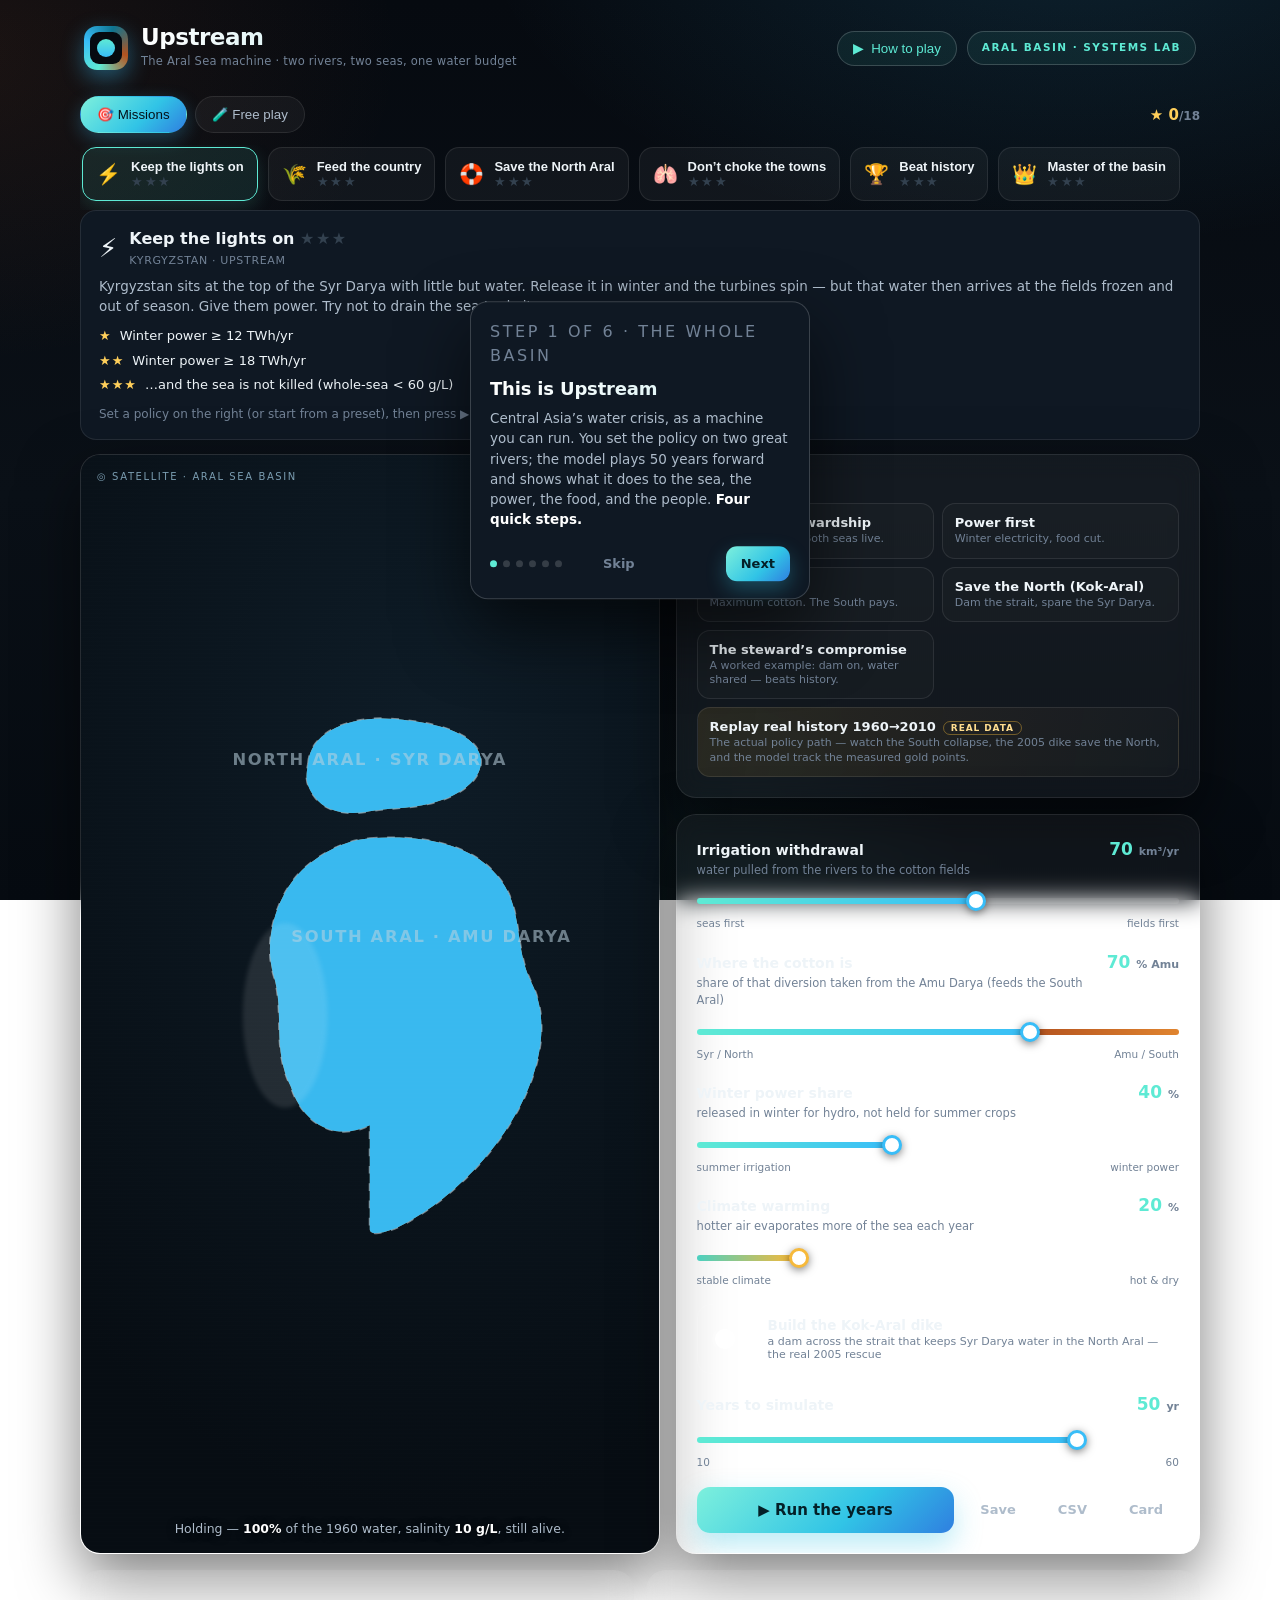
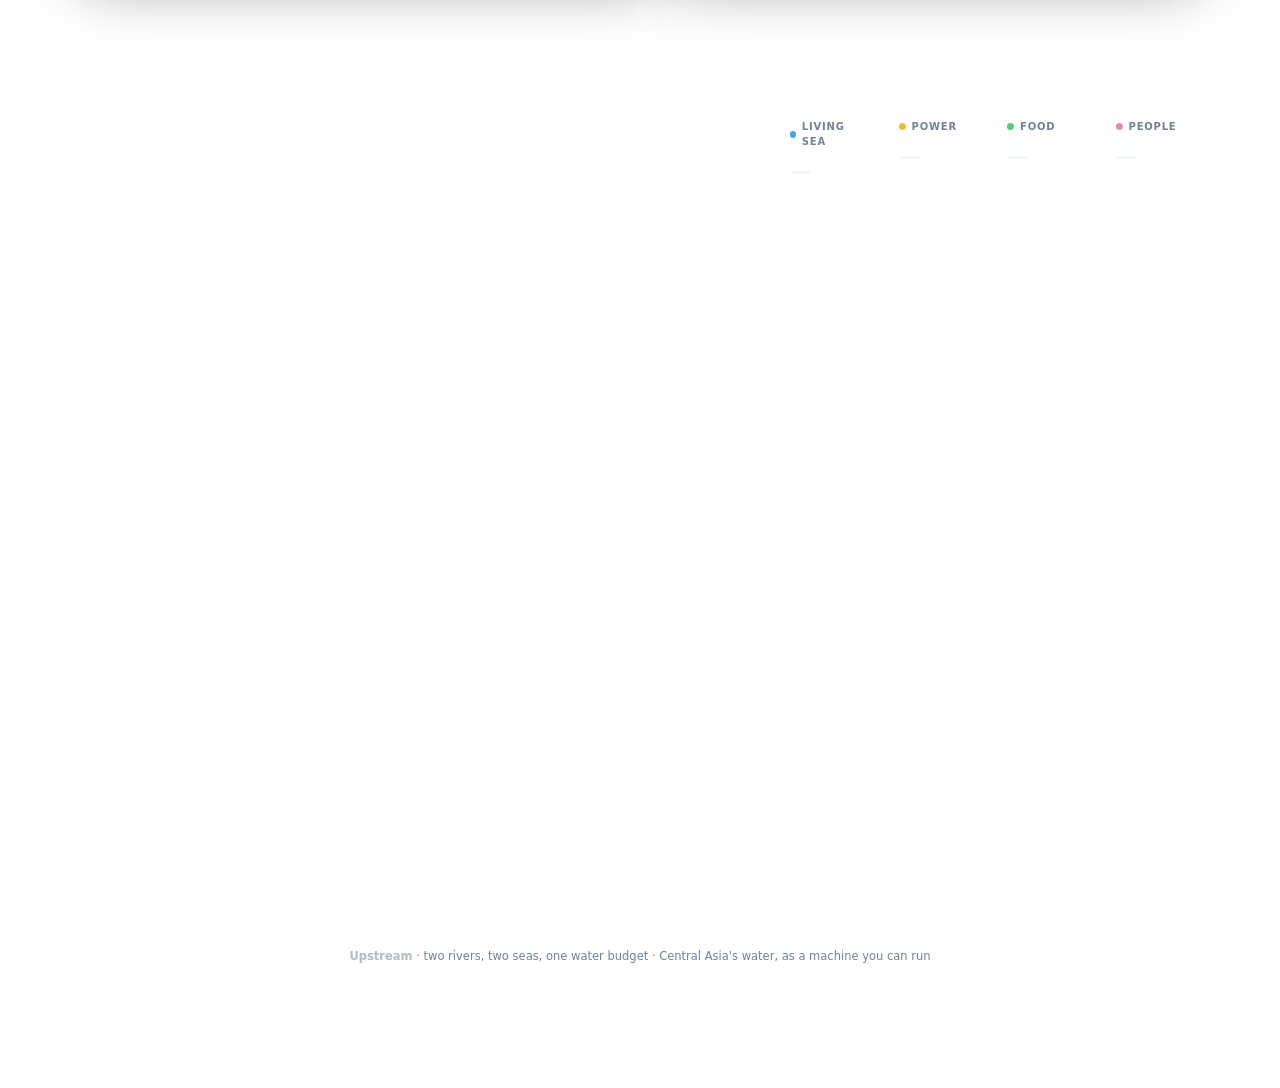
<file: upstream/index.html>
<!doctype html>
<html lang="en">
<head>
<meta charset="utf-8" />
<meta name="viewport" content="width=device-width, initial-scale=1, viewport-fit=cover" />
<title>Upstream — The Aral Sea Machine</title>
<style>
  :root{
    --bg:#060a10; --bg2:#0a1017; --panel:rgba(255,255,255,.045); --panel2:#0f1823;
    --line:rgba(255,255,255,.09); --line2:rgba(255,255,255,.18);
    --ink:#eef4f8; --ts:#aebccb; --tm:#728296;
    --water:#38bdf8; --water2:#5eead4; --sand:#a9793f; --salt:#e9e2cf; --rust:#b4531f;
    --power:#f6b93b; --crop:#54cf7c; --sea:#3aa9e0; --dust:#c98b4b; --people:#e08ac0; --bad:#ef4444; --gold:#ffcf5a; --accent:#5eead4;
    --grad-accent:linear-gradient(135deg,#7df0dc,#31c4e6 60%,#2f7fe0);
    --grad-gold:linear-gradient(135deg,#ffe08a,#f6b93b);
    --r:20px; --shadow:0 24px 60px rgba(0,0,0,.5);
  }
  *{box-sizing:border-box;margin:0;padding:0}
  html{-webkit-text-size-adjust:100%}
  body{
    font-family:ui-sans-serif,-apple-system,"Segoe UI",Roboto,Inter,system-ui,sans-serif;
    color:var(--ink);line-height:1.5;-webkit-font-smoothing:antialiased;
    min-height:100vh;padding:0 16px calc(46px + env(safe-area-inset-bottom));
    background:
      radial-gradient(1000px 560px at 84% -10%, rgba(56,189,248,.14), transparent 60%),
      radial-gradient(820px 560px at -4% 6%, rgba(180,83,31,.12), transparent 55%),
      radial-gradient(700px 700px at 50% 116%, rgba(94,234,212,.08), transparent 55%),
      linear-gradient(180deg,var(--bg),var(--bg2) 55%,#060b11);
    background-attachment:fixed;
  }
  .wrap{max-width:1120px;margin:0 auto}
  .num{font-variant-numeric:tabular-nums;font-feature-settings:"tnum"}

  /* ---------- top bar ---------- */
  .top{display:flex;align-items:center;justify-content:space-between;gap:14px;padding:26px 4px 10px;flex-wrap:wrap}
  .brand{display:flex;align-items:center;gap:13px}
  .glyph{width:44px;height:44px;border-radius:13px;flex:none;
    background:conic-gradient(from 200deg,#5eead4,#38bdf8,#0e7490,#b4531f,#5eead4);
    box-shadow:0 8px 22px rgba(56,189,248,.4);position:relative}
  .glyph::after{content:"";position:absolute;inset:6px;border-radius:9px;background:var(--bg);}
  .glyph::before{content:"";position:absolute;inset:13px;border-radius:50%;background:linear-gradient(180deg,#5eead4,#38bdf8);z-index:1}
  .bname{font-size:23px;font-weight:800;letter-spacing:-.02em;line-height:1;
    background:linear-gradient(90deg,#fff,#cdeef0 60%,#a9d5ff);-webkit-background-clip:text;background-clip:text;color:transparent}
  .btag{font-size:11.5px;color:var(--tm);letter-spacing:.02em;margin-top:4px}
  .chip{font-size:10.5px;letter-spacing:.14em;text-transform:uppercase;font-weight:700;color:var(--accent);
    border:1px solid var(--line2);border-radius:100px;padding:8px 14px;background:rgba(94,234,212,.07)}

  /* ---------- panels ---------- */
  .panel{background:var(--panel);border:1px solid var(--line);border-radius:var(--r);
    box-shadow:var(--shadow);backdrop-filter:blur(12px);-webkit-backdrop-filter:blur(12px);position:relative;overflow:hidden}
  .panel.pad{padding:20px}
  .ptitle{font-size:11px;letter-spacing:.13em;text-transform:uppercase;color:var(--tm);font-weight:700}

  /* ---------- cockpit ---------- */
  .cockpit{display:grid;grid-template-columns:1fr;gap:16px;margin-top:14px}
  @media(min-width:880px){ .cockpit{grid-template-columns:1.05fr .95fr;align-items:stretch} }

  /* sea stage */
  .sea{padding:0;display:flex;flex-direction:column;min-height:400px}
  .sea .hud{position:absolute;inset:14px 16px auto;display:flex;justify-content:space-between;align-items:flex-start;z-index:3;pointer-events:none}
  .sea .satlbl{font-size:10px;letter-spacing:.16em;text-transform:uppercase;color:#8fb6cc;opacity:.85}
  .sea .yearbox{text-align:right}
  .sea .yearbox .yr{font-size:38px;font-weight:800;letter-spacing:-.03em;line-height:.9;color:#eaf6ff;text-shadow:0 2px 16px rgba(0,0,0,.6)}
  .sea .yearbox .yl{font-size:10px;letter-spacing:.14em;text-transform:uppercase;color:#8fb6cc}
  .stage-svg{flex:1;width:100%;height:100%;display:block;
    background:radial-gradient(120% 90% at 60% 26%,#0e1c27,#070d13 78%)}
  .basinlbl{font-size:8.5px;letter-spacing:.1em;text-transform:uppercase;fill:#bcd3e0;opacity:.55;font-weight:700}
  .sea .caption{position:absolute;left:16px;right:16px;bottom:14px;z-index:3;
    font-size:12.5px;color:var(--ts);text-align:center;text-shadow:0 1px 8px rgba(0,0,0,.7);pointer-events:none}
  .sea .caption b{color:#fff}
  .grain{position:absolute;inset:0;z-index:2;pointer-events:none;opacity:.5;
    background:repeating-linear-gradient(0deg,transparent 0 3px,rgba(255,255,255,.012) 3px 4px)}
  .mileflag{position:absolute;z-index:3;left:16px;top:64px;display:flex;flex-direction:column;gap:5px;pointer-events:none}
  .mileflag .m{font-size:10.5px;color:#ffe6a8;background:rgba(246,185,59,.12);border:1px solid rgba(246,185,59,.3);
    border-radius:8px;padding:3px 9px;opacity:0;transform:translateX(-6px);transition:.3s}
  .mileflag .m.on{opacity:1;transform:none}
  .dusthaze{position:absolute;inset:0;z-index:2;pointer-events:none;opacity:0;transition:opacity .5s;
    background:radial-gradient(70% 55% at 46% 62%,rgba(201,139,75,.34),transparent 70%)}

  /* basin split strip */
  .basins{display:grid;grid-template-columns:1fr 1fr;gap:12px;margin-top:16px}
  .bcard{padding:14px 15px}
  .bcard .bt{display:flex;align-items:center;gap:7px;font-size:11px;letter-spacing:.09em;text-transform:uppercase;color:var(--tm);font-weight:700}
  .bcard .bt i{width:8px;height:8px;border-radius:2px;display:inline-block}
  .bcard .bv{font-size:23px;font-weight:800;letter-spacing:-.02em;margin-top:7px;line-height:1}
  .bcard .bv small{font-size:11.5px;font-weight:600;color:var(--ts);margin-left:3px}
  .bcard .bmeta{font-size:11px;color:var(--tm);margin-top:6px;min-height:15px}
  .bcard .bmeta b{color:var(--ts)}

  /* human-toll strip */
  .toll{display:grid;grid-template-columns:1fr;gap:12px;margin-top:16px}
  @media(min-width:640px){ .toll{grid-template-columns:repeat(3,1fr)} }
  .tcard{padding:15px 16px}
  .tcard .tt{display:flex;align-items:center;gap:7px;font-size:10.5px;letter-spacing:.09em;text-transform:uppercase;color:var(--tm);font-weight:700}
  .tcard .tt i{width:8px;height:8px;border-radius:50%;display:inline-block}
  .tcard .tv{font-size:27px;font-weight:800;letter-spacing:-.02em;margin-top:8px;line-height:1}
  .tcard .tv small{font-size:12px;font-weight:600;color:var(--ts);margin-left:3px}
  .tcard .tmeta{font-size:11px;color:var(--tm);margin-top:7px;min-height:15px}
  .tcard .tmeta b{color:var(--ts)}

  /* control deck */
  .deck{display:flex;flex-direction:column;gap:16px}
  .deck .presets{display:grid;grid-template-columns:1fr 1fr;gap:8px;margin-top:12px}
  .preset{cursor:pointer;text-align:left;border:1px solid var(--line);border-radius:13px;padding:11px 12px;
    background:rgba(255,255,255,.02);color:var(--ink);transition:.15s;font-family:inherit}
  .preset:hover{border-color:var(--line2);transform:translateY(-1px)}
  .preset.on{border-color:var(--accent);background:rgba(94,234,212,.09);box-shadow:0 0 0 1px var(--accent) inset}
  .preset.real{grid-column:1/-1;background:linear-gradient(100deg,rgba(246,185,59,.1),rgba(255,255,255,.02))}
  .preset.real.on{border-color:var(--gold);box-shadow:0 0 0 1px var(--gold) inset}
  .preset .pt{font-weight:700;font-size:13px}
  .preset .pt .badge{font-size:9px;letter-spacing:.1em;text-transform:uppercase;color:#ffdd8f;margin-left:7px;
    border:1px solid rgba(246,185,59,.4);border-radius:20px;padding:1px 7px}
  .preset .pd{font-size:11px;color:var(--tm);line-height:1.3;margin-top:2px}

  .ctrl{margin-top:2px}
  .ctrl .head{display:flex;justify-content:space-between;align-items:baseline;gap:10px;margin-bottom:8px}
  .ctrl .name{font-weight:600;font-size:14px}
  .ctrl .name em{font-style:normal;color:var(--tm);font-weight:400;font-size:11.5px;display:block;margin-top:1px}
  .ctrl .out{font-weight:800;font-size:17px;color:var(--accent);white-space:nowrap}
  .ctrl .out small{font-size:11px;color:var(--tm);font-weight:600}
  input[type=range]{-webkit-appearance:none;appearance:none;width:100%;height:6px;border-radius:6px;
    background:linear-gradient(90deg,var(--water2),var(--water) var(--f,50%),rgba(255,255,255,.09) var(--f,50%));cursor:pointer;outline:none}
  input[type=range]::-webkit-slider-thumb{-webkit-appearance:none;width:20px;height:20px;border-radius:50%;
    background:#fff;border:3px solid var(--water);box-shadow:0 2px 8px rgba(0,0,0,.5)}
  input[type=range]::-moz-range-thumb{width:20px;height:20px;border-radius:50%;background:#fff;border:3px solid var(--water)}
  input[type=range].warm{background:linear-gradient(90deg,#4bd0c0,#f6b93b var(--f,20%),rgba(255,255,255,.09) var(--f,20%))}
  input[type=range].warm::-webkit-slider-thumb{border-color:var(--power)}
  input[type=range].warm::-moz-range-thumb{border-color:var(--power)}
  input[type=range].split{background:linear-gradient(90deg,#5eead4,#38bdf8 var(--f,72%),#b4531f var(--f,72%),#e0842f)}
  .ends{display:flex;justify-content:space-between;font-size:10.5px;color:var(--tm);margin-top:5px}

  /* dike toggle */
  .dike{margin-top:16px;display:flex;align-items:center;gap:12px;cursor:pointer;
    border:1px solid var(--line);border-radius:14px;padding:12px 14px;background:rgba(255,255,255,.02);transition:.15s;width:100%;text-align:left;font-family:inherit;color:var(--ink)}
  .dike:hover{border-color:var(--line2)}
  .dike.on{border-color:var(--gold);background:rgba(246,185,59,.08);box-shadow:0 0 0 1px rgba(246,185,59,.5) inset}
  .dike .sw{width:44px;height:26px;border-radius:100px;background:rgba(255,255,255,.12);position:relative;flex:none;transition:.2s}
  .dike.on .sw{background:var(--gold)}
  .dike .sw::after{content:"";position:absolute;top:3px;left:3px;width:20px;height:20px;border-radius:50%;background:#fff;transition:.2s}
  .dike.on .sw::after{transform:translateX(18px)}
  .dike .dl{font-weight:700;font-size:13.5px}
  .dike .dl em{font-style:normal;display:block;color:var(--tm);font-weight:400;font-size:11px;margin-top:2px}

  .runrow{display:flex;gap:10px;margin-top:16px;flex-wrap:wrap}
  button.run{flex:1;min-width:150px;cursor:pointer;font-family:inherit;font-weight:800;font-size:15px;color:#042028;
    background:var(--grad-accent);border:none;border-radius:13px;padding:14px;
    box-shadow:0 12px 28px rgba(49,196,230,.34);transition:.15s}
  button.run:hover{transform:translateY(-2px);box-shadow:0 16px 34px rgba(49,196,230,.46)}
  button.run:active{transform:translateY(0) scale(.99)}
  button.ghost{cursor:pointer;font-family:inherit;font-weight:700;font-size:13px;color:var(--ts);
    background:rgba(255,255,255,.03);border:1px solid var(--line);border-radius:13px;padding:14px 15px;transition:.15s}
  button.ghost:hover{border-color:var(--line2);color:var(--ink)}

  /* ---------- score hero ---------- */
  .scorewrap{display:grid;grid-template-columns:1fr;gap:16px;margin-top:16px}
  @media(min-width:640px){ .scorewrap{grid-template-columns:auto 1fr;align-items:center} }
  .scorecard{padding:18px 22px;display:flex;align-items:center;gap:18px;
    background:linear-gradient(135deg,rgba(94,234,212,.1),rgba(56,189,248,.04))}
  .ring{--p:0;width:96px;height:96px;border-radius:50%;flex:none;display:grid;place-items:center;position:relative;
    background:conic-gradient(var(--accent) calc(var(--p)*1%), rgba(255,255,255,.08) 0)}
  .ring::after{content:"";position:absolute;inset:9px;border-radius:50%;background:#0b131c}
  .ring .rv{position:relative;z-index:1;text-align:center}
  .ring .rv b{font-size:30px;font-weight:800;letter-spacing:-.03em}
  .ring .rv span{display:block;font-size:9px;letter-spacing:.14em;text-transform:uppercase;color:var(--tm);margin-top:1px}
  .scoremeta .sname{font-size:11px;letter-spacing:.13em;text-transform:uppercase;color:var(--tm);font-weight:700}
  .scoremeta .stitle{font-size:20px;font-weight:800;margin:3px 0 4px;letter-spacing:-.01em}
  .scoremeta .sdesc{font-size:13px;color:var(--ts);max-width:520px}
  .subscores{display:grid;grid-template-columns:repeat(2,1fr);gap:10px;margin-top:2px}
  @media(min-width:640px){ .subscores{grid-template-columns:repeat(4,1fr)} }
  .ss{background:rgba(255,255,255,.03);border:1px solid var(--line);border-radius:13px;padding:12px 13px}
  .ss .l{font-size:10px;letter-spacing:.08em;text-transform:uppercase;color:var(--tm);font-weight:700;display:flex;align-items:center;gap:6px}
  .ss .l i{width:7px;height:7px;border-radius:50%;display:inline-block}
  .ss .v{font-size:22px;font-weight:800;margin-top:6px}
  .ss .bar{height:5px;border-radius:5px;background:rgba(255,255,255,.08);margin-top:9px;overflow:hidden}
  .ss .bar i{display:block;height:100%;width:0;border-radius:5px;transition:width .5s}

  /* ---------- gauges ---------- */
  .gauges{display:grid;grid-template-columns:repeat(2,1fr);gap:12px;margin-top:16px}
  @media(min-width:640px){ .gauges{grid-template-columns:repeat(4,1fr)} }
  .g{padding:15px 15px 13px}
  .g .gl{display:flex;align-items:center;gap:7px;font-size:10px;letter-spacing:.1em;text-transform:uppercase;color:var(--tm);font-weight:700}
  .g .gd{width:7px;height:7px;border-radius:50%}
  .g .gv{font-size:29px;font-weight:800;letter-spacing:-.02em;margin-top:9px;line-height:1}
  .g .gv small{font-size:12px;font-weight:600;color:var(--ts);letter-spacing:0;margin-left:2px}
  .g .track{height:5px;border-radius:5px;background:rgba(255,255,255,.08);margin-top:12px;overflow:hidden}
  .g .fillbar{height:100%;border-radius:5px;width:0;transition:width .3s ease}
  .g .gs{font-size:11px;color:var(--tm);margin-top:8px;min-height:15px}

  /* ---------- scrubber ---------- */
  .scrub{margin-top:16px;padding:16px 20px;display:none}
  .scrub.on{display:block}
  .scrub .sh{display:flex;justify-content:space-between;align-items:center;margin-bottom:10px}
  .scrub .sh .t{font-size:12.5px;font-weight:700}
  .scrub .sh .yv{font-weight:800;color:var(--accent);font-size:15px}
  .scrub .playrow{display:flex;gap:10px;align-items:center}
  .scrub input[type=range]{flex:1}
  .scrub button.mini{cursor:pointer;font-family:inherit;font-weight:800;font-size:13px;color:#042028;
    background:var(--grad-accent);border:none;border-radius:10px;padding:9px 14px;white-space:nowrap}

  /* ---------- charts ---------- */
  .charts{display:grid;grid-template-columns:1fr;gap:14px;margin-top:16px}
  @media(min-width:720px){ .charts{grid-template-columns:1fr 1fr 1fr} }
  .cbox .ct{font-size:12.5px;font-weight:700;color:var(--ink)}
  .cbox .cu{font-size:10.5px;color:var(--tm);margin:2px 0 10px}
  .cbox .cu .gm{color:var(--gold);font-weight:700}
  .cbox .cu .nn{color:var(--water2);font-weight:700}
  canvas{width:100%;height:auto;display:block}

  /* ---------- verdict + explain ---------- */
  .full{margin-top:16px}
  .vhead{font-size:16px;font-weight:700;color:var(--ink);margin:12px 0 14px}
  .vgrid{display:grid;grid-template-columns:1fr;gap:11px}
  @media(min-width:640px){ .vgrid{grid-template-columns:1fr 1fr} }
  .vline{display:flex;gap:11px;align-items:flex-start;font-size:13.5px;color:var(--ts)}
  .vline .ic{flex:none;width:8px;height:8px;border-radius:50%;margin-top:6px}
  details.exp{margin-top:16px}
  details.exp summary{cursor:pointer;list-style:none;display:flex;align-items:center;gap:9px;
    font-size:13px;font-weight:700;color:var(--accent);user-select:none}
  details.exp summary::-webkit-details-marker{display:none}
  details.exp summary::before{content:"▸";transition:.2s;display:inline-block}
  details.exp[open] summary::before{transform:rotate(90deg)}
  .eqwrap{display:grid;grid-template-columns:1fr;gap:12px;margin-top:14px}
  @media(min-width:640px){ .eqwrap{grid-template-columns:1fr 1fr} }
  .eq{background:rgba(255,255,255,.025);border:1px solid var(--line);border-radius:14px;padding:15px 16px}
  .eq .f{font-size:18px;font-weight:800;letter-spacing:.01em;margin-bottom:6px}
  .eq .f .op{color:var(--accent)}
  .eq .d{font-size:12.5px;color:var(--tm);line-height:1.5}
  .eq .d b{color:var(--ts)}
  .honest{font-size:11.5px;color:var(--tm);margin-top:14px;line-height:1.5;
    border-left:2px solid rgba(180,83,31,.5);padding-left:11px}
  .honest b{color:var(--rust)}
  .srcline{font-size:10.5px;color:var(--tm);margin-top:8px}
  .srcline b{color:var(--ts)}
  footer{text-align:center;color:var(--tm);font-size:11.5px;padding:24px 0 6px}
  footer b{color:var(--ts)}

  .rise{opacity:0;transform:translateY(12px);animation:rise .55s cubic-bezier(.2,.7,.2,1) forwards}
  @keyframes rise{to{opacity:1;transform:none}}
  @keyframes shimmer{0%,100%{opacity:.85}50%{opacity:1}}

  /* ---------- challenge / missions ---------- */
  .chalbar{margin-top:16px}
  .modeswitch{display:flex;align-items:center;gap:8px;margin-bottom:12px;flex-wrap:wrap}
  .mode{font:600 13px/1 inherit;color:var(--ts);background:var(--panel);border:1px solid var(--line);
    border-radius:100px;padding:10px 16px;cursor:pointer;transition:.15s}
  .mode.on{color:#04121a;background:var(--grad-accent);border-color:transparent;box-shadow:0 6px 18px rgba(56,189,248,.28)}
  .mode:hover{border-color:var(--line2)}
  .starcount{margin-left:auto;font-weight:800;color:var(--gold);font-size:15px;font-variant-numeric:tabular-nums}
  .starcount .sm{color:var(--tm);font-weight:600;font-size:12px}
  .mrail{display:flex;gap:10px;overflow-x:auto;padding:2px 2px 9px;scrollbar-width:thin}
  .mcard{flex:0 0 auto;text-align:left;display:flex;gap:10px;align-items:center;
    background:var(--panel);border:1px solid var(--line);border-radius:14px;padding:11px 13px;cursor:pointer;transition:.15s;color:var(--ink)}
  .mcard:hover{border-color:var(--line2);transform:translateY(-1px)}
  .mcard.on{border-color:var(--accent);background:rgba(94,234,212,.1);box-shadow:0 6px 18px rgba(94,234,212,.15)}
  .mcard .mi{font-size:20px;flex:none}
  .mcard .mn{font-weight:700;font-size:13px;white-space:nowrap}
  .mstars,.bfstars,.mrstars{letter-spacing:1.5px;white-space:nowrap}
  .st{color:#33414f}.st.on{color:var(--gold)}
  .briefing{background:var(--panel2);border:1px solid var(--line);border-radius:16px;padding:16px 18px}
  .bfhead{display:flex;gap:12px;align-items:center;margin-bottom:6px}
  .bficon{font-size:26px;flex:none}
  .bfname{font-weight:800;font-size:16px}
  .bfwho{font-size:11px;letter-spacing:.06em;text-transform:uppercase;color:var(--tm);margin-top:2px}
  .bfbrief{color:var(--ts);font-size:13.5px;margin:6px 0 10px}
  .bftwist{color:#ffdca1;background:rgba(246,185,59,.1);border:1px solid rgba(246,185,59,.3);border-radius:10px;padding:8px 11px;font-size:12.5px;margin-bottom:10px}
  .bfgoals{display:flex;flex-direction:column;gap:5px}
  .bfg{font-size:13px;color:var(--ink)}
  .bfg .bfgn{color:var(--gold);margin-right:8px;letter-spacing:1px}
  .bfhint{font-size:12px;color:var(--tm);margin-top:10px}
  .missionResult{display:none;margin-top:12px;background:var(--panel2);border:1px solid var(--line2);border-radius:16px;padding:16px 18px}
  .missionResult.show{display:block}
  .mrhead{display:flex;align-items:center;gap:12px;margin-bottom:10px}
  .mrstars{font-size:22px}
  .mrtitle{font-weight:800;font-size:15px}
  .grows{display:flex;flex-direction:column;gap:4px;margin-bottom:6px}
  .grow{font-size:13px;display:flex;gap:9px;align-items:flex-start}
  .grow .gk{font-weight:800;flex:none}
  .grow.ok{color:#bff0d2}.grow.ok .gk{color:var(--crop)}
  .grow.no{color:var(--tm)}.grow.no .gk{color:#5a6b79}
  .coach{font-size:12.5px;color:#ffdca1;background:rgba(246,185,59,.08);border-radius:10px;padding:9px 12px;margin-top:6px}
  .mrbtns{display:flex;gap:8px;margin-top:12px;flex-wrap:wrap}
  .arche{font-size:12.5px;color:var(--ts);margin-top:8px;padding-top:8px;border-top:1px solid var(--line)}
  .arche .arlab{color:var(--tm)}
  .arche b{color:var(--accent)}
  .debrief{margin-top:16px;padding:0}
  .debrief>summary{cursor:pointer;list-style:none;padding:16px 20px;font-weight:700;font-size:14px;color:var(--ink);display:flex;align-items:center;gap:9px}
  .debrief>summary::-webkit-details-marker{display:none}
  .debrief>summary .dchev{margin-left:auto;color:var(--tm);transition:.2s}
  .debrief[open]>summary .dchev{transform:rotate(90deg)}
  .debrief .dbody{padding:0 20px 20px}
  .dfact{display:flex;gap:12px;padding:10px 0;border-top:1px solid var(--line)}
  .dfact .dico{font-size:20px;flex:none}
  .dfact p{color:var(--ts);font-size:13px}
  .dsrc{font-size:11px;color:var(--tm);margin-top:10px;padding-top:8px;border-top:1px solid var(--line)}
  .toast{position:fixed;left:50%;bottom:22px;transform:translateX(-50%);background:rgba(15,24,35,.95);
    border:1px solid var(--line2);color:var(--ink);padding:11px 18px;border-radius:100px;font-size:13px;font-weight:600;
    opacity:0;transition:.2s;pointer-events:none;z-index:20;backdrop-filter:blur(10px)}
  .toast.on{opacity:1}

  /* ---------- top-bar help button ---------- */
  .tourbtn{cursor:pointer;font:700 12px/1 inherit;color:var(--accent);background:rgba(94,234,212,.07);
    border:1px solid var(--line2);border-radius:100px;padding:9px 15px;display:inline-flex;align-items:center;gap:7px;transition:.15s}
  .tourbtn:hover{background:rgba(94,234,212,.14);transform:translateY(-1px)}
  .tourbtn .pl{font-size:14px;line-height:0}

  /* ---------- guided tour (coach-marks) ---------- */
  #tourVeil{position:fixed;inset:0;z-index:40;display:none;pointer-events:auto}
  #tourVeil.on{display:block}
  #tourHole{position:absolute;border-radius:16px;box-shadow:0 0 0 9999px rgba(4,8,13,.78);
    transition:all .35s cubic-bezier(.2,.7,.2,1);pointer-events:none;
    outline:2px solid var(--accent);outline-offset:3px}
  #tourCard{position:absolute;width:min(340px,calc(100vw - 32px));background:var(--panel2);
    border:1px solid var(--line2);border-radius:18px;padding:18px 19px 16px;box-shadow:0 30px 70px rgba(0,0,0,.6);
    transition:top .35s cubic-bezier(.2,.7,.2,1),left .35s cubic-bezier(.2,.7,.2,1);z-index:41}
  #tourCard .tstep{font:700 10px/1 inherit;letter-spacing:.16em;text-transform:uppercase;color:var(--tm)}
  #tourCard .ttitle{font-size:18px;font-weight:800;letter-spacing:-.01em;margin:7px 0 6px;
    background:linear-gradient(90deg,#fff,#cdeef0);-webkit-background-clip:text;background-clip:text;color:transparent}
  #tourCard .tbody{font-size:13.5px;color:var(--ts);line-height:1.5}
  #tourCard .tbody b{color:#fff}
  #tourCard .tfoot{display:flex;align-items:center;gap:10px;margin-top:15px}
  #tourCard .tdots{display:flex;gap:6px;margin-right:auto}
  #tourCard .tdots i{width:7px;height:7px;border-radius:50%;background:rgba(255,255,255,.16)}
  #tourCard .tdots i.on{background:var(--accent)}
  #tourCard button{cursor:pointer;font-family:inherit;font-weight:700;font-size:13px;border-radius:11px;padding:10px 15px;transition:.15s}
  #tourCard .tskip{background:none;border:none;color:var(--tm);padding:10px 4px}
  #tourCard .tskip:hover{color:var(--ts)}
  #tourCard .tnext{color:#042028;background:var(--grad-accent);border:none;box-shadow:0 8px 20px rgba(49,196,230,.3)}
  #tourCard .tnext:hover{transform:translateY(-1px)}
  #tourCard .tback{background:rgba(255,255,255,.04);border:1px solid var(--line);color:var(--ts)}
  @media(max-width:520px){ #tourCard{width:calc(100vw - 24px);left:12px!important} }
</style>
</head>
<body>
<div class="wrap">

  <!-- TOP -->
  <div class="top rise">
    <div class="brand">
      <div class="glyph"></div>
      <div>
        <div class="bname">Upstream</div>
        <div class="btag">The Aral Sea machine · two rivers, two seas, one water budget</div>
      </div>
    </div>
    <div style="display:flex;align-items:center;gap:10px">
      <button class="tourbtn" id="tourStart"><span class="pl">▶</span> How to play</button>
      <div class="chip">Aral Basin · Systems Lab</div>
    </div>
  </div>

  <!-- CHALLENGE BAR -->
  <section class="chalbar rise">
    <div class="modeswitch">
      <button id="mMissions" class="mode on">🎯 Missions</button>
      <button id="mSandbox" class="mode">🧪 Free play</button>
      <div class="starcount">★ <span id="starTotal">0</span><span class="sm">/<span id="starMax">18</span></span></div>
    </div>
    <div id="missionWrap">
      <div class="mrail" id="missionRail"></div>
      <div class="briefing" id="briefing"></div>
      <div class="missionResult" id="missionResult"></div>
    </div>
  </section>

  <!-- COCKPIT -->
  <div class="cockpit">

    <!-- SEA STAGE -->
    <section class="panel sea rise" aria-label="Aral Sea">
      <div class="grain"></div>
      <div class="dusthaze" id="dusthaze"></div>
      <div class="hud">
        <div class="satlbl">◎ Satellite · Aral Sea basin</div>
        <div class="yearbox"><div class="yr num" id="yrNow">1960</div><div class="yl">simulated year</div></div>
      </div>
      <div class="mileflag" id="mileflag"></div>
      <svg class="stage-svg" id="stage" viewBox="0 0 300 400" preserveAspectRatio="xMidYMid meet" aria-hidden="true">
        <defs>
          <radialGradient id="seabed" cx="42%" cy="52%" r="72%">
            <stop offset="0%" stop-color="#8a6636"/><stop offset="55%" stop-color="#bda06d"/>
            <stop offset="100%" stop-color="#e9dfc6"/>
          </radialGradient>
          <linearGradient id="wgrad" x1="0" y1="0" x2="0" y2="1">
            <stop offset="0%" stop-color="#7ef0e0"/><stop offset="60%" stop-color="#39b9ef"/><stop offset="100%" stop-color="#1f7fb8"/>
          </linearGradient>
          <filter id="soft"><feGaussianBlur stdDeviation="1.1"/></filter>
        </defs>

        <radialGradient id="crust" cx="52%" cy="46%" r="70%">
          <stop offset="0%" stop-color="#f3ecd9"/><stop offset="60%" stop-color="#e4d3ac"/><stop offset="100%" stop-color="#c9a86f"/>
        </radialGradient>
        <!-- Aral coastline (1960 extent). North = the Small Aral lobe; South = the Large Aral with its
             deep western arm along the Ustyurt scarp and the broad shallow eastern basin. -->
        <!-- dead seabed -->
        <path id="bedN" d="M118,75 C119,59 139,50 163,52 C185,54 203,59 207,70 C211,81 199,92 181,96 C169,99 159,98 150,100 C140,102 127,101 121,92 C116,85 117,81 118,75 Z"
          fill="url(#seabed)" opacity=".92"/>
        <path id="bedS" d="M150,114 C177,112 201,117 214,131 C231,148 224,169 234,189 C245,211 237,240 223,262 C210,283 191,301 172,312 C161,319 150,321 150,317 C150,299 150,281 150,263 C132,272 115,262 109,243 C99,223 106,205 100,185 C94,165 103,139 119,127 C131,118 140,115 150,114 Z"
          fill="url(#seabed)" opacity=".92"/>
        <!-- exposed salt crust (fades in as the sea dries) -->
        <path id="crustS" d="M150,114 C177,112 201,117 214,131 C231,148 224,169 234,189 C245,211 237,240 223,262 C210,283 191,301 172,312 C161,319 150,321 150,317 C150,299 150,281 150,263 C132,272 115,262 109,243 C99,223 106,205 100,185 C94,165 103,139 119,127 C131,118 140,115 150,114 Z"
          fill="url(#crust)" opacity="0"/>
        <!-- ghost 1960 shoreline -->
        <path d="M118,75 C119,59 139,50 163,52 C185,54 203,59 207,70 C211,81 199,92 181,96 C169,99 159,98 150,100 C140,102 127,101 121,92 C116,85 117,81 118,75 Z"
          fill="none" stroke="#cfe3ef" stroke-width="1.1" stroke-dasharray="4 5" opacity=".55"/>
        <path d="M150,114 C177,112 201,117 214,131 C231,148 224,169 234,189 C245,211 237,240 223,262 C210,283 191,301 172,312 C161,319 150,321 150,317 C150,299 150,281 150,263 C132,272 115,262 109,243 C99,223 106,205 100,185 C94,165 103,139 119,127 C131,118 140,115 150,114 Z"
          fill="none" stroke="#cfe3ef" stroke-width="1.1" stroke-dasharray="4 5" opacity=".55"/>

        <!-- retreating water: North Aral (Syr Darya) -->
        <g id="waterNG">
          <path id="waterN" d="M118,75 C119,59 139,50 163,52 C185,54 203,59 207,70 C211,81 199,92 181,96 C169,99 159,98 150,100 C140,102 127,101 121,92 C116,85 117,81 118,75 Z" fill="url(#wgrad)"/>
        </g>
        <!-- Kok-Aral dike (appears when built) across the Berg Strait -->
        <g id="dikeMark" opacity="0">
          <line x1="133" y1="104" x2="169" y2="107" stroke="#ffcf5a" stroke-width="3" stroke-linecap="round"/>
          <text class="basinlbl" x="151" y="119" text-anchor="middle" style="fill:#ffe6a8;opacity:.95">Kok-Aral dike</text>
        </g>
        <!-- retreating water: South Aral (Amu Darya; retreats into the deep western basin) -->
        <g id="waterSG">
          <path id="waterS" d="M150,114 C177,112 201,117 214,131 C231,148 224,169 234,189 C245,211 237,240 223,262 C210,283 191,301 172,312 C161,319 150,321 150,317 C150,299 150,281 150,263 C132,272 115,262 109,243 C99,223 106,205 100,185 C94,165 103,139 119,127 C131,118 140,115 150,114 Z"
            fill="url(#wgrad)" style="animation:shimmer 4s ease-in-out infinite"/>
          <ellipse id="wglow" cx="106" cy="206" rx="22" ry="48" fill="#ffffff" opacity=".1" filter="url(#soft)"/>
        </g>
        <text class="basinlbl" x="150" y="76" text-anchor="middle">North Aral · Syr Darya</text>
        <text class="basinlbl" x="182" y="168" text-anchor="middle">South Aral · Amu Darya</text>
      </svg>
      <div class="caption" id="caption">Set a policy and press run. The dashed line is the sea's 1960 shore.</div>
    </section>

    <!-- CONTROL DECK -->
    <section class="deck">
      <div class="panel pad rise">
        <div class="ptitle">Your policy</div>
        <div class="presets" id="presets"></div>
      </div>

      <div class="panel pad rise">
        <div class="ctrl">
          <div class="head">
            <div class="name">Irrigation withdrawal<em>water pulled from the rivers to the cotton fields</em></div>
            <div class="out"><span id="virr">70</span> <small>km³/yr</small></div>
          </div>
          <input type="range" id="irr" min="0" max="120" step="5" value="70">
          <div class="ends"><span>seas first</span><span>fields first</span></div>
        </div>
        <div class="ctrl" style="margin-top:18px">
          <div class="head">
            <div class="name">Where the cotton is<em>share of that diversion taken from the Amu Darya (feeds the South Aral)</em></div>
            <div class="out"><span id="vsplit">72</span> <small>% Amu</small></div>
          </div>
          <input type="range" id="split" class="split" min="0" max="100" step="5" value="72">
          <div class="ends"><span>Syr / North</span><span>Amu / South</span></div>
        </div>
        <div class="ctrl" style="margin-top:18px">
          <div class="head">
            <div class="name">Winter power share<em>released in winter for hydro, not held for summer crops</em></div>
            <div class="out"><span id="vwin">40</span> <small>%</small></div>
          </div>
          <input type="range" id="win" min="0" max="100" step="5" value="40">
          <div class="ends"><span>summer irrigation</span><span>winter power</span></div>
        </div>
        <div class="ctrl" style="margin-top:18px">
          <div class="head">
            <div class="name">Climate warming<em>hotter air evaporates more of the sea each year</em></div>
            <div class="out"><span id="vwarm">20</span> <small>%</small></div>
          </div>
          <input type="range" id="warm" class="warm" min="0" max="100" step="5" value="20">
          <div class="ends"><span>stable climate</span><span>hot &amp; dry</span></div>
        </div>

        <button class="dike" id="dikeBtn" aria-pressed="false">
          <div class="sw"></div>
          <div class="dl">Build the Kok-Aral dike<em>a dam across the strait that keeps Syr Darya water in the North Aral — the real 2005 rescue</em></div>
        </button>

        <div class="ctrl" style="margin-top:18px">
          <div class="head">
            <div class="name">Years to simulate</div>
            <div class="out"><span id="vyrs">50</span> <small>yr</small></div>
          </div>
          <input type="range" id="yrs" min="10" max="60" step="5" value="50">
          <div class="ends"><span>10</span><span>60</span></div>
        </div>
        <div class="runrow">
          <button class="run" id="runBtn">▶ Run the years</button>
          <button class="ghost" id="saveBtn">Save</button>
          <button class="ghost" id="csvBtn">CSV</button>
          <button class="ghost" id="shareBtn">Card</button>
        </div>
      </div>
    </section>
  </div>

  <!-- BASIN SPLIT -->
  <div class="basins">
    <div class="panel bcard rise">
      <div class="bt"><i style="background:var(--water2)"></i>North Aral · Syr Darya</div>
      <div class="bv"><span id="bnPct">—</span><small>% of 1960 water</small></div>
      <div class="bmeta" id="bnMeta">salinity —</div>
    </div>
    <div class="panel bcard rise">
      <div class="bt"><i style="background:var(--rust)"></i>South Aral · Amu Darya</div>
      <div class="bv"><span id="bsPct">—</span><small>% of 1960 water</small></div>
      <div class="bmeta" id="bsMeta">salinity —</div>
    </div>
  </div>

  <!-- SCORE HERO -->
  <div class="scorewrap">
    <div class="panel scorecard rise">
      <div class="ring" id="ring"><div class="rv"><b id="scoreV">—</b><span>score</span></div></div>
      <div class="scoremeta">
        <div class="sname">Basin steward score</div>
        <div class="stitle" id="scoreTitle">Run a policy</div>
        <div class="sdesc" id="scoreDesc">Balance four things at once: keep a sea alive, keep the lights on, feed the country, and protect the people downwind. Saving even the North Aral counts. Beating the real history (which scored low) is the challenge.</div>
        <div class="arche" id="arche" style="display:none"></div>
      </div>
    </div>
    <div class="subscores">
      <div class="ss"><div class="l"><i style="background:var(--sea)"></i>Living sea</div><div class="v" id="ssSea">—</div><div class="bar"><i id="ssSeaB" style="background:var(--sea)"></i></div></div>
      <div class="ss"><div class="l"><i style="background:var(--power)"></i>Power</div><div class="v" id="ssPow">—</div><div class="bar"><i id="ssPowB" style="background:var(--power)"></i></div></div>
      <div class="ss"><div class="l"><i style="background:var(--crop)"></i>Food</div><div class="v" id="ssCrop">—</div><div class="bar"><i id="ssCropB" style="background:var(--crop)"></i></div></div>
      <div class="ss"><div class="l"><i style="background:var(--people)"></i>People</div><div class="v" id="ssPeople">—</div><div class="bar"><i id="ssPeopleB" style="background:var(--people)"></i></div></div>
    </div>
  </div>

  <!-- HUMAN TOLL -->
  <div class="toll">
    <div class="panel tcard rise">
      <div class="tt"><i style="background:var(--crop)"></i>Fishery livelihoods</div>
      <div class="tv" id="tFish">—</div>
      <div class="tmeta" id="tFishMeta">jobs on the water</div>
    </div>
    <div class="panel tcard rise">
      <div class="tt"><i style="background:var(--dust)"></i>In the dust shadow</div>
      <div class="tv" id="tPeople">—</div>
      <div class="tmeta" id="tPeopleMeta">people breathing salt &amp; pesticide dust</div>
    </div>
    <div class="panel tcard rise">
      <div class="tt"><i style="background:var(--people)"></i>Respiratory harm</div>
      <div class="tv" id="tHealth">—</div>
      <div class="tmeta" id="tHealthMeta">illness pressure downwind</div>
    </div>
  </div>

  <!-- GAUGES -->
  <div class="gauges">
    <div class="panel g rise"><div class="gl"><span class="gd" style="background:var(--power)"></span>Winter power</div>
      <div class="gv" id="gPower" style="color:var(--power)">—</div>
      <div class="track"><div class="fillbar" id="fPower" style="background:var(--power)"></div></div>
      <div class="gs" id="sPower">TWh / year</div></div>
    <div class="panel g rise"><div class="gl"><span class="gd" style="background:var(--crop)"></span>Crop yield</div>
      <div class="gv" id="gCrop" style="color:var(--crop)">—</div>
      <div class="track"><div class="fillbar" id="fCrop" style="background:var(--crop)"></div></div>
      <div class="gs" id="sCrop">Mt cotton / year</div></div>
    <div class="panel g rise"><div class="gl"><span class="gd" id="dSalt" style="background:var(--crop)"></span>Whole-sea salinity</div>
      <div class="gv" id="gSalt">—</div>
      <div class="track"><div class="fillbar" id="fSalt"></div></div>
      <div class="gs" id="sSalt">grams / litre</div></div>
    <div class="panel g rise"><div class="gl"><span class="gd" id="dDust" style="background:var(--dust)"></span>Toxic dust risk</div>
      <div class="gv" id="gDust" style="color:var(--dust)">—</div>
      <div class="track"><div class="fillbar" id="fDust" style="background:var(--dust)"></div></div>
      <div class="gs" id="sDust">salt storms from the dry bed</div></div>
  </div>

  <!-- SCRUBBER -->
  <section class="panel scrub rise" id="scrub">
    <div class="sh"><div class="t">Scrub through the years</div><div class="yv"><span id="scrYr">—</span></div></div>
    <div class="playrow">
      <button class="mini" id="playBtn">▶ Play</button>
      <input type="range" id="scrub-range" min="0" max="50" step="1" value="50">
    </div>
  </section>

  <!-- CHARTS -->
  <div class="charts">
    <div class="panel pad cbox rise"><div class="ct">Water left in the seas</div>
      <div class="cu">km³ · started ~1064 in 1960 · <span class="gm">● measured</span></div>
      <canvas id="cVol" width="440" height="200"></canvas></div>
    <div class="panel pad cbox rise"><div class="ct">Sea area</div>
      <div class="cu">1000 km² · <span class="gm">● measured</span></div>
      <canvas id="cArea" width="440" height="200"></canvas></div>
    <div class="panel pad cbox rise"><div class="ct">How salty each sea became</div>
      <div class="cu">g/L · <span class="nn">— North</span> vs South · fishery dies past ~24 · <span class="gm">● measured</span></div>
      <canvas id="cSal" width="440" height="200"></canvas></div>
  </div>

  <!-- VERDICT -->
  <section class="panel pad full rise">
    <div class="ptitle">What your policy did</div>
    <div class="vhead" id="vHead">Run the model to see the verdict.</div>
    <div class="vgrid" id="vGrid"></div>

    <details class="exp">
      <summary>The physics &amp; chemistry inside</summary>
      <div class="eqwrap">
        <div class="eq"><div class="f">E <span class="op">=</span> ρ·g·h·η·V</div>
          <div class="d"><b style="color:var(--power)">Hydro-electricity — physics.</b> Energy from falling water: density × gravity × dam head × turbine efficiency × the volume released. Release more in winter → more power, but that water never reaches the summer fields.</div></div>
        <div class="eq"><div class="f">C <span class="op">=</span> M / V</div>
          <div class="d"><b style="color:var(--rust)">Salinity — chemistry.</b> Concentration = dissolved-salt mass ÷ water volume. Evaporation and irrigation remove fresh <i>water</i>; the <i>salt stays</i>. As a sea shrinks, C climbs — how the Aral went from ~10 g/L to over 70, and the fish died.</div></div>
        <div class="eq"><div class="f">C ≤ C<span class="op">sat</span> → salt falls out</div>
          <div class="d"><b style="color:var(--dust)">Saturation &amp; dust — chemistry.</b> Water can only hold so much salt. Past saturation the extra salt <i>precipitates</i> onto the drying bed as a white crust — and that exposed salt is what the wind lifts into the Aralkum's toxic dust storms.</div></div>
        <div class="eq"><div class="f">dust → lungs</div>
          <div class="d"><b style="color:var(--people)">The human cost.</b> That dry bed is not just salt: decades of cotton left DDT and defoliant residue in it. The storms carry the salt-and-pesticide dust over ~2M people downwind in Karakalpakstan — driving respiratory disease and killing a 60,000-job fishery. The chemistry ends in a clinic.</div></div>
      </div>
      <div class="honest"><b>Honest note.</b> Upstream is an educational systems model on realistic, published-order numbers — it shows how the tradeoffs are shaped, it is not a validated forecast of any real year.</div>
      <div class="srcline">Two rivers (Syr Darya ≈37, Amu Darya ≈79 km³/yr), 1960 sea ≈1,064 km³ / 68,000 km² / 10 g/L; measured area, volume &amp; salinity 1960–2010; 1987 N/S split; 2005 Kok-Aral dam; 2014 eastern basin dried; ~60,000-job fishery; ~2M people in the Karakalpakstan dust shadow; DDT/defoliant residue in the dust. <b>Source: Wikipedia — Aral Sea / North Aral Sea.</b></div>
    </details>
  </section>

  <footer><b>Upstream</b> · two rivers, two seas, one water budget · Central Asia's water, as a machine you can run</footer>
</div>
<details class="panel debrief rise">
  <summary>📖 What really happened — the true story behind your run <span class="dchev">▸</span></summary>
  <div class="dbody" id="debriefBody"></div>
</details>

<div class="toast" id="toast"></div>

<!-- GUIDED TOUR -->
<div id="tourVeil">
  <div id="tourHole"></div>
  <div id="tourCard">
    <div class="tstep" id="tourStepN">Step 1</div>
    <div class="ttitle" id="tourTitle"></div>
    <div class="tbody" id="tourBody"></div>
    <div class="tfoot">
      <div class="tdots" id="tourDots"></div>
      <button class="tskip" id="tourSkip">Skip</button>
      <button class="tback" id="tourBack">Back</button>
      <button class="tnext" id="tourNext">Next</button>
    </div>
  </div>
</div>

<canvas id="cardCanvas" width="1080" height="1080" style="display:none"></canvas>

<script>
/* ============================================================
   Upstream v4 — a TWO-BASIN coupled water / energy / salt model
   North Aral fed by the Syr Darya, South Aral by the Amu Darya.
   Salt mass is conserved with a solubility cap (precipitation).
   ============================================================ */
const P={
  N:{V0:85,  A0:6000,  C0:10},   // North Aral (Small Aral) — Syr Darya
  S:{V0:979, A0:62000, C0:10},   // South Aral (Large Aral) — Amu Darya
  V0tot:1064, A0tot:68000, L0:53, Lmin:25,
  syr:37, amu:79,                // natural river flow km³/yr
  losses:0.10,                   // canal / delta losses
  eCoef:1.02,                    // evaporation per 1000 km² of surface -> km³/yr
  kPower:264, cropCoef:0.12,
  riverSalt:0.32,                // g/L of salt carried in by the rivers
  Csat:100                       // g/L saturation — salts precipitate past this
};
function seeded(n){let x=Math.sin(n*127.1+31.7)*43758.5453;return x-Math.floor(x);}

/* ─────────────────────────────────────────────────────────────────────────
   👋 TAKHMINA — THIS IS YOUR LINE TO OWN (the ownership step).
   The hydro equation this app runs is  E = ρ · g · h · η · V.
   Two of those five are engineering choices you get to set:
     • h  = the dam HEAD, how far the water falls (metres)
     • η  = the turbine EFFICIENCY, how much of that energy the turbine captures (0–1)
   Change ONE number below, save this file, reload the page, and press the
   "Power first" preset + Run — watch the winter-power number move. Then you can
   explain WHY it moved, in your own words. (Defaults 100 m / 0.90 keep the model
   matched to the real Aral data; raising η toward 0.95 is a modern-turbine upgrade.)
   ───────────────────────────────────────────────────────────────────────── */
const HYDRO = { headMeters: 100, turbineEfficiency: 0.90 };

/* one basin step; returns updated {V,M,Mprec} + derived area,salinity */
function basinStep(b,inflow,evapFactor,V0,A0){
  const area=A0*Math.pow(Math.max(b.V,0)/V0,0.65);
  const evap=P.eCoef*area*1e-3*evapFactor;
  let V=Math.min(Math.max(b.V+inflow-evap,0.008*V0),V0*1.03);
  let M=b.M+inflow*1e12*P.riverSalt;          // salt added by inflow (grams)
  let Mprec=b.Mprec;
  let C=M/(Math.max(V,0.5)*1e12);             // g/L  (km³*1e12 = litres)
  if(C>P.Csat){                                // solubility cap -> precipitate
    const excess=(C-P.Csat)*Math.max(V,0.5)*1e12;
    M-=excess; Mprec+=excess; C=P.Csat;
  }
  return {V,M,Mprec,area,salinity:C};
}

/* full run. p = {irr,winterShare,split,warm,years, history, dikeYear} */
function simulate(p){
  const years=p.years;
  const s=[];
  let N={V:P.N.V0, M:P.N.C0*P.N.V0*1e12, Mprec:0};
  let S={V:P.S.V0, M:P.S.C0*P.S.V0*1e12, Mprec:0};
  for(let y=0;y<=years;y++){
    const areaN=P.N.A0*Math.pow(Math.max(N.V,0)/P.N.V0,0.65);
    const areaS=P.S.A0*Math.pow(Math.max(S.V,0)/P.S.V0,0.65);
    const Cn=N.M/(Math.max(N.V,0.5)*1e12), Cs=S.M/(Math.max(S.V,0.5)*1e12);
    const Vtot=N.V+S.V, area=areaN+areaS, Mtot=N.M+S.M;
    const salWhole=Mtot/(Math.max(Vtot,0.5)*1e12);
    const level=P.Lmin+(P.L0-P.Lmin)*Math.sqrt(Math.max(Vtot,0)/P.V0tot);
    // toxic-dust index: exposed dry bed of the South, weighted by precipitated salt crust
    const exposedS=Math.max(0,1-areaS/P.S.A0);
    const crust=Math.min((S.Mprec+N.Mprec)/6e15,1);
    const dust=Math.max(0,Math.min(100,Math.round(100*exposedS*(0.45+0.55*crust))));
    const saltGt=(S.Mprec+N.Mprec)/1e15;       // grams -> gigatonnes
    // ---- human toll: the fishery, the dust-shadow population, respiratory harm ----
    const northAliveY=Cn<24, southAliveY=Cs<24;   // a fishery needs water fresher than ~24 g/L
    const fisheryJobs=Math.round(60000*((southAliveY?0.8:0)+(northAliveY?0.2:0))); // South held ~80% of it
    const dustPeopleM=+(((dust/100)*2.5).toFixed(1));   // millions downwind in the salt/pesticide dust
    const healthHarm=Math.max(0,Math.min(100,Math.round(dust*0.8+(saltGt>2?15:0)))); // respiratory pressure
    const rec={y,V:Vtot,area,level,salinity:salWhole,dust,saltGt,fisheryJobs,dustPeopleM,healthHarm,
      N:{V:N.V,area:areaN,salinity:Cn}, S:{V:S.V,area:areaS,salinity:Cs}};
    s.push(rec);
    if(y===years)break;

    /* ---- this year's drivers ---- */
    const warm=p.warm||0;                                   // 0..1
    const evapFactor=1+warm*0.6*(y/Math.max(years,1));      // hotter over time
    const cin=1-warm*0.12*(y/Math.max(years,1));            // rivers shrink a little
    let irrY, splitS;
    if(p.history){
      const ramp=10+Math.min(y/26,1)*(91-10);              // 10 -> 91 km³/yr over 26 yr
      irrY   = y>=45 ? ramp*0.86 : ramp;                   // post-2005 easing of total diversion
      splitS = y>=45 ? 0.90 : 0.72;                        // after the dam, spare the Syr Darya (North recovers)
    }else{ irrY=p.irr; splitS=p.split; }                    // splitS = share of diversion on the Amu (South)
    const flowN=P.syr*cin, flowS=P.amu*cin, flow=flowN+flowS;

    // diversion pulled from each river (can't take more than the river carries)
    const divS=Math.min(irrY*splitS, flowS*0.96);
    const divN=Math.min(irrY*(1-splitS), flowN*0.96);
    // water that actually reaches each sea after diversion + losses
    let reachN=Math.max(0, flowN - divN - P.losses*flowN);
    let reachS=Math.max(0, flowS - divS - P.losses*flowS);

    // Kok-Aral dike: before it exists, North water spills over the strait into the South and is lost;
    // once built, that water stays in the North lobe (the real 2005 rescue).
    const dikeOn = p.dikeYear!=null && y>=p.dikeYear;
    if(!dikeOn){ const spill=0.5*reachN; reachN-=spill; reachS+=spill; }
    else { el('dikeMark'); }

    // hydro power: timing of release on the upstream reservoirs (does not consume the water)
    // E = ρ·g·h·η·V — head h and efficiency η come from the HYDRO block above (Takhmina's line).
    // kPower is calibrated to the real Aral basin at h=100 m, η=0.90; her change scales it from there.
    const kPowerEff = P.kPower * (HYDRO.turbineEfficiency/0.90) * (HYDRO.headMeters/100);
    const Rw=p.winterShare*flow;
    const power=kPowerEff*Rw/1000;
    // summer water available to fields, and what the fields actually got
    const summerCap=(1-p.winterShare)*flow;
    const delivered=Math.min(irrY,summerCap);
    const crop=delivered*P.cropCoef;

    N=basinStep(N,reachN,evapFactor,P.N.V0,P.N.A0);
    S=basinStep(S,reachS,evapFactor,P.S.V0,P.S.A0);

    rec.power=power; rec.crop=crop; rec.demand=irrY; rec.delivered=delivered;
    rec.dikeOn=dikeOn;
  }
  // carry the last flow-derived values onto the final record
  const last=s[s.length-1],prev=s[s.length-2]||{};
  ['power','crop','demand','delivered','dikeOn'].forEach(k=>last[k]=prev[k]);
  return s;
}

/* ===== basin-steward score (0-100) ===== */
function scoreOf(f){
  // living sea: whole-sea salinity, floored if the North was saved, capped if the South died
  let sea = f.salinity<=24 ? 100 : f.salinity>=90 ? 0 : Math.round(100*(90-f.salinity)/(90-24));
  const northAlive = f.N && f.N.salinity<24 && f.N.V>0.3*P.N.V0;
  const southDead  = f.S && f.S.salinity>60;
  if(northAlive) sea=Math.max(sea,50);
  if(southDead)  sea=Math.min(sea,55);   // half the system is a salt desert — cap the credit
  const pow = Math.max(0,Math.min(100,Math.round(100*(f.power||0)/26)));
  const crop = Math.max(0,Math.min(100,Math.round(100*(f.crop||0)/9)));
  // people pillar: fishery livelihoods retained + inverse of dust-borne respiratory harm
  const people = Math.max(0,Math.min(100,Math.round(0.6*((f.fisheryJobs||0)/60000*100)+0.4*(100-(f.healthHarm||0)))));
  let total = Math.max(0,Math.min(100,Math.round(0.35*sea + 0.20*pow + 0.25*crop + 0.20*people)));
  const bothHealthy = f.S&&f.N && f.S.salinity<40 && f.N.salinity<40 && (f.dust||0)<25;
  let title,desc;
  if(bothHealthy&&pow>40&&crop>40){title='Master steward';desc='You held it all — both seas alive, real power, fed fields, and almost no dust. Almost nobody does this.';}
  else if(southDead&&northAlive){title='You saved the North Aral';desc='The real 2005 outcome: the dike kept the small sea alive while the South collapsed to brine and dust.';}
  else if(f.salinity>80||(southDead&&!northAlive)){title='The road that emptied the Aral';desc='Essentially what really happened: everything to cotton, the sea abandoned, salt storms rising off the bed.';}
  else if(bothHealthy&&(crop<35||pow<25)){title='Sea saved, something sacrificed';desc='The seas live — but food or power paid the bill. Real policy is this tradeoff.';}
  else if(crop>60&&sea<45){title='A working country, a dying sea';desc='The classic Central Asian bind: full fields, a shrinking sea behind them.';}
  else {title='A mixed hand';desc='A middle path — no catastrophe, no triumph. Push one lever without breaking another.';}
  return {sea,pow,crop,people,total,title,desc};
}

/* ===== measured real data (published Aral figures; y = year-1960) ===== */
const MEAS={
  V:  [{y:0,v:1100},{y:38,v:220}],
  area:[{y:0,v:68000},{y:38,v:28687},{y:44,v:17160}],
  sal:[{y:0,v:10},{y:30,v:30}],
};
const MILES=[{y:27,t:'1987 · sea splits N / S'},{y:45,t:'2005 · Kok-Aral dam saves the North'},{y:54,t:'2014 · eastern basin dries out'}];

/* ===== helpers ===== */
const el=id=>document.getElementById(id);
function mix(a,b,t){t=Math.max(0,Math.min(1,t));
  const pa=[parseInt(a.slice(1,3),16),parseInt(a.slice(3,5),16),parseInt(a.slice(5,7),16)];
  const pb=[parseInt(b.slice(1,3),16),parseInt(b.slice(3,5),16),parseInt(b.slice(5,7),16)];
  return '#'+pa.map((v,i)=>Math.round(v+(pb[i]-v)*t).toString(16).padStart(2,'0')).join('');}
function saltColor(sal){
  if(sal<24)return mix('#39b9ef','#5eead4',(sal-10)/14);
  if(sal<50)return mix('#5eead4','#e7dcc3',(sal-24)/26);
  return mix('#e7dcc3','#b4531f',Math.min((sal-50)/60,1));
}
function fmt(n,d=1){return n.toLocaleString('en-US',{minimumFractionDigits:d,maximumFractionDigits:d});}
function toast(m){const t=el('toast');t.textContent=m;t.classList.add('on');setTimeout(()=>t.classList.remove('on'),1500);}

/* ===== controls ===== */
const irr=el('irr'),win=el('win'),split=el('split'),warm=el('warm'),yrs=el('yrs');
let dikeOn=false, realMode=false;
const PRESETS=[
  {t:'Balanced stewardship',d:'Share the water. Both seas live.',irr:45,win:50,split:60,warm:20,dike:false},
  {t:'Power first',d:'Winter electricity, food cut.',irr:30,win:85,split:60,warm:20,dike:false},
  {t:'Food first',d:'Maximum cotton. The South pays.',irr:105,win:45,split:80,warm:25,dike:false},
  {t:'Save the North (Kok-Aral)',d:'Dam the strait, spare the Syr Darya.',irr:80,win:45,split:88,warm:25,dike:true},
  {t:'The steward’s compromise',d:'A worked example: dam on, water shared — beats history.',irr:55,win:55,split:70,warm:20,dike:true},
];
const pbox=el('presets');
PRESETS.forEach((p,i)=>{const b=document.createElement('button');b.className='preset';b.dataset.i=i;
  b.innerHTML=`<div class="pt">${p.t}</div><div class="pd">${p.d}</div>`;
  b.onclick=()=>{irr.value=p.irr;win.value=p.win;split.value=p.split;warm.value=p.warm;
    setDike(p.dike);realMode=false;setOn(i);syncLabels();};pbox.appendChild(b);});
const realBtn=document.createElement('button');realBtn.className='preset real';realBtn.dataset.i='real';
realBtn.innerHTML=`<div class="pt">Replay real history 1960→2010<span class="badge">real data</span></div>
  <div class="pd">The actual policy path — watch the South collapse, the 2005 dike save the North, and the model track the measured gold points.</div>`;
realBtn.onclick=()=>{realMode=true;yrs.value=50;setDike(false);setOn('real');syncLabels();run();};pbox.appendChild(realBtn);

function setOn(i){document.querySelectorAll('.preset').forEach(b=>b.classList.toggle('on',b.dataset.i==i));}
function clearOn(){document.querySelectorAll('.preset').forEach(b=>b.classList.remove('on'));}
function setDike(on){dikeOn=on;el('dikeBtn').classList.toggle('on',on);el('dikeBtn').setAttribute('aria-pressed',on);}
function fill(inp){inp.style.setProperty('--f',(inp.value-inp.min)/(inp.max-inp.min)*100+'%');}
function syncLabels(){el('virr').textContent=irr.value;el('vwin').textContent=win.value;
  el('vsplit').textContent=split.value;el('vwarm').textContent=warm.value;el('vyrs').textContent=yrs.value;
  fill(irr);fill(win);fill(split);fill(warm);fill(yrs);}
[irr,win,split,warm].forEach(s=>s.addEventListener('input',()=>{clearOn();realMode=false;syncLabels();}));
yrs.addEventListener('input',()=>{realMode=false;syncLabels();});
el('dikeBtn').onclick=()=>{setDike(!dikeOn);clearOn();realMode=false;};
syncLabels();

/* ===== render sea ===== */
function paintSea(st){
  const kS=Math.max(Math.sqrt(Math.max(st.S.V/P.S.V0,0)),0.12);
  const kN=Math.max(Math.sqrt(Math.max(st.N.V/P.N.V0,0)),0.12);
  const ax=106,ay=224;   // south retreats toward the deep western basin
  el('waterSG').setAttribute('transform',`translate(${ax} ${ay}) scale(${kS.toFixed(3)}) translate(${-ax} ${-ay})`);
  const nx=150,ny=76;
  el('waterNG').setAttribute('transform',`translate(${nx} ${ny}) scale(${kN.toFixed(3)}) translate(${-nx} ${-ny})`);
  el('waterS').setAttribute('fill',saltColor(st.S.salinity));
  el('waterN').setAttribute('fill',saltColor(st.N.salinity));
  el('dikeMark').setAttribute('opacity', st.dikeOn?1:0);
  // salt crust on the exposed South bed: driven by how much bed is bare (1 - water fraction)
  const bareS=Math.max(0,1-Math.sqrt(Math.max(st.S.V/P.S.V0,0)));
  el('crustS').setAttribute('opacity',(bareS*0.9).toFixed(2));
  el('dusthaze').style.opacity=(st.dust/100*0.9).toFixed(2);
  el('yrNow').textContent=1960+st.y;
  const pct=(st.V/P.V0tot*100);
  const cap = st.salinity>60?`The seas have all but vanished — whole-sea <b>${st.salinity.toFixed(0)} g/L</b>, salt storms off the bare bed.`
    : st.salinity>24?`Retreating — <b>${pct.toFixed(0)}%</b> of the 1960 water left, whole-sea salinity <b>${st.salinity.toFixed(0)} g/L</b>, past the fishery limit.`
    : `Holding — <b>${pct.toFixed(0)}%</b> of the 1960 water, salinity <b>${st.salinity.toFixed(0)} g/L</b>, still alive.`;
  el('caption').innerHTML=cap;
  const mf=el('mileflag');
  [...mf.children].forEach((c,i)=>c.classList.toggle('on', realMode && st.y>=MILES[i].y));
}
function gauge(v,min,max){return Math.max(0,Math.min(100,(v-min)/(max-min)*100));}
function setKPI(st){
  el('gPower').innerHTML=fmt(st.power||0,1)+' <small>TWh</small>';
  el('gCrop').innerHTML=fmt(st.crop||0,1)+' <small>Mt</small>';
  el('gSalt').innerHTML=fmt(st.salinity,0)+' <small>g/L</small>';
  el('gDust').innerHTML=fmt(st.dust||0,0)+' <small>/100</small>';
  el('fPower').style.width=gauge(st.power||0,0,35)+'%';
  el('fCrop').style.width=gauge(st.crop||0,0,12)+'%';
  el('fSalt').style.width=gauge(st.salinity,10,120)+'%';
  el('fDust').style.width=(st.dust||0)+'%';
  const sc=st.salinity<24?'var(--crop)':(st.salinity<50?'var(--power)':'var(--rust)');
  el('gSalt').style.color=sc;el('fSalt').style.background=sc;el('dSalt').style.background=sc;
  el('sSalt').textContent=st.salinity<24?'fishery can live':(st.salinity<50?'fishery stressed':'fishery dead');
  el('sPower').textContent=(st.power>18)?'strong winter supply':'modest supply';
  el('sCrop').textContent=(st.demand&&st.delivered<st.demand-1)?'fields water-stressed':'fields watered';
  el('sDust').textContent=(st.dust>60)?'severe salt-dust storms':(st.dust>25?'dust rising off the bed':'little exposed salt');
  // basin split cards
  el('bnPct').textContent=Math.round(st.N.V/P.N.V0*100);
  el('bsPct').textContent=Math.round(st.S.V/P.S.V0*100);
  el('bnMeta').innerHTML=`salinity <b>${st.N.salinity.toFixed(0)} g/L</b> · ${st.N.salinity<24?'alive':st.N.salinity<50?'stressed':'brine'}`;
  el('bsMeta').innerHTML=`salinity <b>${st.S.salinity.toFixed(0)} g/L</b> · ${st.S.salinity<24?'alive':st.S.salinity<50?'stressed':'brine'}`;
  // human toll
  const jobs=st.fisheryJobs||0;
  el('tFish').innerHTML=fmt(jobs/1000,0)+'k <small>jobs</small>';
  el('tFishMeta').innerHTML=jobs>50000?'the fishery is working':jobs>0?'<b>only the North Aral fishes</b>':'<b>the fishery is gone</b>';
  el('tPeople').innerHTML=fmt(st.dustPeopleM||0,1)+'M <small>people</small>';
  el('tPeopleMeta').textContent=(st.dustPeopleM>1.2)?'salt & pesticide storms downwind':(st.dustPeopleM>0.3?'dust reaching the towns':'little airborne salt');
  const hh=st.healthHarm||0, hc=hh<25?'var(--crop)':hh<60?'var(--power)':'var(--bad)';
  el('tHealth').innerHTML='<span style="color:'+hc+'">'+fmt(hh,0)+'</span> <small>/100</small>';
  el('tHealthMeta').textContent=hh>60?'severe respiratory illness':hh>25?'rising respiratory illness':'low health burden';
}
/* ===== charts (with measured overlay + optional 2nd series) ===== */
function drawLine(canvas,data,key,color,opts={}){
  const ctx=canvas.getContext('2d'),W=canvas.width,H=canvas.height;ctx.clearRect(0,0,W,H);
  const pad={l:40,r:12,t:12,b:20};
  const xs=data.map(d=>d.y),ys=data.map(d=>getv(d,key));
  const scaleY=opts.scaleY||1;
  const xmax=Math.max(...xs,1);let ymax=(opts.ymax||Math.max(...ys,1))*1.08,ymin=0;
  const X=v=>pad.l+(v/xmax)*(W-pad.l-pad.r),Y=v=>H-pad.b-((v-ymin)/(ymax-ymin))*(H-pad.t-pad.b);
  ctx.strokeStyle='rgba(255,255,255,.055)';ctx.fillStyle='#6c7f90';ctx.font='10px ui-sans-serif,sans-serif';ctx.lineWidth=1;
  for(let i=0;i<=4;i++){const v=ymin+(ymax-ymin)*i/4,y=Y(v);ctx.beginPath();ctx.moveTo(pad.l,y);ctx.lineTo(W-pad.r,y);ctx.stroke();ctx.fillText(Math.round(v/scaleY),4,y+3);}
  if(opts.threshold!=null&&opts.threshold<ymax){const y=Y(opts.threshold);ctx.setLineDash([4,4]);ctx.strokeStyle='rgba(180,83,31,.7)';
    ctx.beginPath();ctx.moveTo(pad.l,y);ctx.lineTo(W-pad.r,y);ctx.stroke();ctx.setLineDash([]);ctx.fillStyle='rgba(180,83,31,.95)';ctx.fillText(opts.thLabel||'',pad.l+4,y-4);}
  const n=opts.upto!=null?opts.upto:data.length-1;
  // optional secondary (dashed) series drawn under the main one
  if(opts.key2){ const ys2=data.map(d=>getv(d,opts.key2));
    ctx.beginPath();ctx.moveTo(X(xs[0]),Y(ys2[0]));for(let i=1;i<=n;i++)ctx.lineTo(X(xs[i]),Y(ys2[i]));
    ctx.setLineDash([5,4]);ctx.strokeStyle=opts.color2||'#5eead4';ctx.lineWidth=2;ctx.stroke();ctx.setLineDash([]); }
  ctx.beginPath();ctx.moveTo(X(xs[0]),Y(ys[0]));for(let i=1;i<=n;i++)ctx.lineTo(X(xs[i]),Y(ys[i]));
  ctx.lineTo(X(xs[n]),H-pad.b);ctx.lineTo(X(xs[0]),H-pad.b);ctx.closePath();
  const g=ctx.createLinearGradient(0,pad.t,0,H-pad.b);g.addColorStop(0,color+'50');g.addColorStop(1,color+'05');ctx.fillStyle=g;ctx.fill();
  ctx.beginPath();ctx.moveTo(X(xs[0]),Y(ys[0]));for(let i=1;i<=n;i++)ctx.lineTo(X(xs[i]),Y(ys[i]));
  ctx.strokeStyle=color;ctx.lineWidth=2.4;ctx.lineJoin='round';ctx.stroke();
  ctx.fillStyle=color;ctx.beginPath();ctx.arc(X(xs[n]),Y(ys[n]),3.4,0,7);ctx.fill();
  if(opts.meas){ opts.meas.forEach(m=>{ if(m.y>xmax)return; const cx=X(m.y),cy=Y(m.v*scaleY);
    ctx.fillStyle='#ffcf5a';ctx.strokeStyle='#7a5b12';ctx.lineWidth=1.4;
    ctx.beginPath();ctx.arc(cx,cy,4.2,0,7);ctx.fill();ctx.stroke(); }); }
}
function getv(d,key){ // supports dotted keys like "S.salinity"
  return key.indexOf('.')<0 ? d[key] : key.split('.').reduce((o,k)=>o&&o[k],d);
}
function drawAll(upto){
  drawLine(el('cVol'),series,'V','#39b9ef',{ymax:P.V0tot,upto,meas:MEAS.V});
  drawLine(el('cArea'),series,'area','#5eead4',{ymax:P.A0tot,scaleY:1/1000,upto,meas:MEAS.area.map(m=>({y:m.y,v:m.v/1000}))});
  drawLine(el('cSal'),series,'S.salinity','#e0842f',{ymax:Math.max(80,...series.map(s=>s.S.salinity))*1.05,upto,
    threshold:24,thLabel:'fishery limit',meas:MEAS.sal,key2:'N.salinity',color2:'#5eead4'});
}
/* ===== verdict ===== */
function verdict(series){
  const f=series[series.length-1],vf=f.V/P.V0tot,L=[];const push=(c,t)=>L.push({c,t});
  const northAlive=f.N.salinity<24&&f.N.V>0.3*P.N.V0;
  if(f.salinity>60)push('var(--bad)',`Whole-sea collapse — ${f.salinity.toFixed(0)} g/L. South Aral ${f.S.salinity.toFixed(0)} g/L${northAlive?', but the North Aral held.':', both basins lost.'}`);
  else if(f.salinity>24)push('var(--rust)',`Stressed — whole-sea ${f.salinity.toFixed(0)} g/L, past what a freshwater fishery survives.`);
  else push('var(--crop)',`Healthy — whole-sea ${f.salinity.toFixed(0)} g/L, fresh enough for fish to live.`);
  push('var(--sea)',`Water left: ${(vf*100).toFixed(0)}% of 1960 (level ${f.level.toFixed(0)} m). North ${Math.round(f.N.V/P.N.V0*100)}%, South ${Math.round(f.S.V/P.S.V0*100)}%.`);
  push('var(--power)',`Winter electricity: ${f.power.toFixed(1)} TWh/yr ${f.power>18?'— a strong winter supply.':f.power>8?'— a modest supply.':'— very little; water was held for summer.'}`);
  const stressed=f.demand&&f.delivered<f.demand-1;
  push('var(--crop)',`Crops: ${f.crop.toFixed(1)} Mt/yr${stressed?` — fields wanted ${f.demand.toFixed(0)} km³ but got ${f.delivered.toFixed(0)}; summer water ran short.`:' — fields were fully watered.'}`);
  push('var(--dust)',`Toxic dust risk ${f.dust}/100 — ${f.saltGt.toFixed(1)} Gt of salt precipitated onto the exposed bed.`);
  const jobs=f.fisheryJobs||0;
  push('var(--crop)',`Fishery: ${(jobs/1000).toFixed(0)}k livelihoods ${jobs>50000?'— the boats still sail.':jobs>0?'— only the North Aral still fishes.':'— the fishery is gone.'}`);
  push('var(--people)',`People: ${(f.dustPeopleM||0).toFixed(1)}M downwind of salt & pesticide dust; respiratory harm ${f.healthHarm}/100.`);
  return L;
}
function paintScore(f){
  const sc=scoreOf(f);
  el('ring').style.setProperty('--p',sc.total);
  el('scoreV').textContent=sc.total;el('scoreTitle').textContent=sc.title;el('scoreDesc').textContent=sc.desc;
  el('ssSea').textContent=sc.sea;el('ssPow').textContent=sc.pow;el('ssCrop').textContent=sc.crop;el('ssPeople').textContent=sc.people;
  el('ssSeaB').style.width=sc.sea+'%';el('ssPowB').style.width=sc.pow+'%';el('ssCropB').style.width=sc.crop+'%';el('ssPeopleB').style.width=sc.people+'%';
  lastScore=sc;
}
/* ===== run ===== */
let timer=null,series=null,lastScore=null;
function policy(){
  return realMode
    ? {history:true, winterShare:0.2, warm:0.22, years:+yrs.value, dikeYear:45, irr:0, split:0.72}
    : {irr:+irr.value, winterShare:+win.value/100, split:+split.value/100, warm:+warm.value/100,
       years:+yrs.value, dikeYear: dikeOn?0:null};
}
function run(){
  clearTimeout(timer);stopPlay();
  const _pol=policy();
  if(missionMode&&activeMission&&activeMission.twist&&activeMission.twist.apply) activeMission.twist.apply(_pol);
  series=simulate(_pol);
  el('vGrid').innerHTML='';el('vHead').textContent='Running…';
  el('scrub').classList.remove('on');
  let i=0;
  const step=()=>{
    const st=series[i];
    paintSea(st);setKPI(st);drawAll(i);
    if(i<series.length-1){i++;timer=setTimeout(step,realMode?42:30);}else finish();
  };step();
}
function finish(){
  const lines=verdict(series);
  const f=series[series.length-1];
  el('vHead').textContent = realMode
    ? 'The real path: the South Aral collapses to brine, the 2005 Kok-Aral dike saves the North, and the model tracks the measured gold points.'
    : scoreOf(f).title;
  const g=el('vGrid');g.innerHTML='';
  lines.forEach(L=>{const d=document.createElement('div');d.className='vline';
    d.innerHTML=`<span class="ic" style="background:${L.c}"></span><span>${L.t}</span>`;g.appendChild(d);});
  paintScore(f);
  renderArchetype(f);
  renderMission(series,f);
  const sr=el('scrub-range');sr.max=series.length-1;sr.value=series.length-1;
  el('scrYr').textContent=1960+f.y;el('scrub').classList.add('on');
}
/* ===== scrubber + playback ===== */
let playTimer=null;
function scrubTo(i){const st=series[i];paintSea(st);setKPI(st);drawAll(i);el('scrYr').textContent=1960+st.y;el('scrub-range').value=i;}
el('scrub-range').addEventListener('input',e=>{ if(series) scrubTo(+e.target.value); });
function stopPlay(){clearInterval(playTimer);playTimer=null;el('playBtn').textContent='▶ Play';}
el('playBtn').onclick=()=>{
  if(!series)return;
  if(playTimer){stopPlay();return;}
  el('playBtn').textContent='❚❚ Pause';let i=+el('scrub-range').value;if(i>=series.length-1)i=0;
  playTimer=setInterval(()=>{ if(i>=series.length-1){stopPlay();return;} i++;scrubTo(i); },70);
};
/* ===== buttons ===== */
el('runBtn').onclick=()=>{ run(); };
el('saveBtn').onclick=()=>{try{localStorage.setItem('upstream_policy',
  JSON.stringify({irr:irr.value,win:win.value,split:split.value,warm:warm.value,yrs:yrs.value,dike:dikeOn}));
  toast('Policy saved');}catch(e){}};
el('csvBtn').onclick=()=>{
  if(!series){toast('Run a policy first');return;}
  const rows=[['year','whole_vol_km3','whole_area_km2','level_m','whole_sal_g_per_L',
    'north_vol_km3','north_sal','south_vol_km3','south_sal','dust_index','salt_precip_Gt','winter_power_TWh','crop_Mt',
    'fishery_jobs','dust_people_M','respiratory_harm']];
  series.forEach(s=>rows.push([1960+s.y,s.V.toFixed(1),Math.round(s.area),s.level.toFixed(1),s.salinity.toFixed(1),
    s.N.V.toFixed(1),s.N.salinity.toFixed(1),s.S.V.toFixed(1),s.S.salinity.toFixed(1),
    s.dust,s.saltGt.toFixed(2),(s.power||0).toFixed(2),(s.crop||0).toFixed(2),
    s.fisheryJobs,s.dustPeopleM,s.healthHarm]));
  const blob=new Blob([rows.map(r=>r.join(',')).join('\n')],{type:'text/csv'});
  const a=document.createElement('a');a.href=URL.createObjectURL(blob);a.download='upstream-run.csv';
  document.body.appendChild(a);a.click();a.remove();toast('CSV downloaded');
};
el('shareBtn').onclick=async()=>{
  if(!series||!lastScore){toast('Run a policy first');return;}
  const f=series[series.length-1],c=el('cardCanvas'),x=c.getContext('2d'),W=1080,H=1080,F='-apple-system,Segoe UI,Roboto,Arial,sans-serif';
  x.fillStyle='#0a1017';x.fillRect(0,0,W,H);
  const bg=x.createRadialGradient(760,120,60,760,120,760);bg.addColorStop(0,'rgba(56,189,248,.18)');bg.addColorStop(1,'transparent');x.fillStyle=bg;x.fillRect(0,0,W,H);
  x.fillStyle='#0f1823';x.strokeStyle='#24313f';x.lineWidth=3;
  x.beginPath();x.roundRect(60,60,W-120,H-120,44);x.fill();x.stroke();
  x.textAlign='center';
  x.fillStyle='#5eead4';x.font='700 40px '+F;x.fillText('UPSTREAM · THE ARAL SEA MACHINE',W/2,170);
  x.fillStyle='#eef4f8';x.font='800 180px '+F;x.fillText(lastScore.total,W/2,440);
  x.fillStyle='#9fb2c4';x.font='500 40px '+F;x.fillText('Basin steward score',W/2,508);
  x.fillStyle='#ffffff';x.font='800 50px '+F;x.fillText(lastScore.title,W/2,610);
  const cells=[['Living sea',lastScore.sea,'#3aa9e0'],['Power',lastScore.pow,'#f6b93b'],['Food',lastScore.crop,'#54cf7c'],['People',lastScore.people,'#e08ac0']];
  cells.forEach((cl,i)=>{const cx=W/2+(i-1.5)*236;x.fillStyle=cl[2];x.font='800 76px '+F;x.fillText(cl[1],cx,782);
    x.fillStyle='#9fb2c4';x.font='500 30px '+F;x.fillText(cl[0],cx,828);});
  x.fillStyle='#e08ac0';x.font='600 32px '+F;x.fillText(`${(f.fisheryJobs/1000).toFixed(0)}k fishery jobs · ${(f.dustPeopleM||0).toFixed(1)}M in the dust shadow`,W/2,908);
  x.fillStyle='#6c7f90';x.font='400 29px '+F;x.fillText(`North ${f.N.salinity.toFixed(0)} g/L · South ${f.S.salinity.toFixed(0)} g/L · dust ${f.dust}/100 · power ${f.power.toFixed(1)} TWh`,W/2,962);
  c.toBlob(async b=>{
    const file=new File([b],'upstream-score.png',{type:'image/png'});
    try{ if(navigator.canShare&&navigator.canShare({files:[file]})){await navigator.share({files:[file],title:'Upstream'});return;} }catch(e){}
    const a=document.createElement('a');a.href=URL.createObjectURL(b);a.download='upstream-score.png';document.body.appendChild(a);a.click();a.remove();toast('Card saved');
  },'image/png');
};
/* build milestone flags */
el('mileflag').innerHTML=MILES.map(m=>`<div class="m">${m.t}</div>`).join('');
/* restore */
(function(){try{const s=JSON.parse(localStorage.getItem('upstream_policy')||'null');
  if(s){irr.value=s.irr;win.value=s.win;if(s.split!=null)split.value=s.split;if(s.warm!=null)warm.value=s.warm;
    yrs.value=s.yrs;setDike(!!s.dike);clearOn();syncLabels();}}catch(e){}})();
/* initial */
window.addEventListener('load',()=>{
  const st0={y:0,V:P.V0tot,area:P.A0tot,level:P.L0,salinity:P.N.C0,dust:0,saltGt:0,
    fisheryJobs:60000,dustPeopleM:0,healthHarm:0,
    N:{V:P.N.V0,area:P.N.A0,salinity:P.N.C0}, S:{V:P.S.V0,area:P.S.A0,salinity:P.S.C0},
    power:0,crop:0,demand:70,delivered:70,dikeOn:false};
  paintSea(st0);setKPI(st0);
});

/* ================= CHALLENGE / MISSION LAYER ================= */
let missionMode=true, activeMission=null, missionStars={};
try{ missionStars=JSON.parse(localStorage.getItem('upstream_stars')||'{}')||{}; }catch(e){ missionStars={}; }

/* the score the real historical policy earns — the number to beat */
let HIST_SCORE=38;
try{ const _h=simulate({history:true,winterShare:0.2,warm:0.22,years:50,dikeYear:45,irr:0,split:0.72});
  HIST_SCORE=scoreOf(_h[_h.length-1]).total; }catch(e){}

const MISSIONS=[
 {id:'power', name:'Keep the lights on', icon:'⚡', who:'Kyrgyzstan · upstream',
  brief:'Kyrgyzstan sits at the top of the Syr Darya with little but water. Release it in winter and the turbines spin — but that water then arrives at the fields frozen and out of season. Give them power. Try not to drain the sea to do it.',
  goals:[
   {label:'Winter power ≥ 12 TWh/yr', test:f=>f.power>=12},
   {label:'Winter power ≥ 18 TWh/yr', test:f=>f.power>=18},
   {label:'…and the sea is not killed (whole-sea < 60 g/L)', test:f=>f.power>=18&&f.salinity<60}]},
 {id:'food', name:'Feed the country', icon:'🌾', who:'Uzbekistan · downstream',
  brief:'Cotton is the cash crop of the downstream republics, and it drinks the Amu Darya dry. Grow it. The question every planner faced: how much sea are you willing to trade for the harvest?',
  goals:[
   {label:'Cotton ≥ 5 Mt/yr', test:f=>f.crop>=5},
   {label:'Cotton ≥ 8 Mt/yr', test:f=>f.crop>=8},
   {label:'…without emptying the North (North Aral < 24 g/L)', test:f=>f.crop>=8&&f.N.salinity<24}]},
 {id:'north', name:'Save the North Aral', icon:'🛟', who:'Kazakhstan · Aralsk',
  brief:'By the 2000s the Aral had split in two. The one part that could still be saved was the small northern lobe — if you dam the strait so its water stops draining south. Use the Kok-Aral dike, spare the Syr Darya, and bring the fish back to Aralsk.',
  twist:{label:'The Kok-Aral dike toggle is your key lever here.', apply:function(){}},
  goals:[
   {label:'North Aral holds ≥ 30% of its 1960 water', test:f=>f.N.V>=0.30*P.N.V0},
   {label:'North Aral turns fresh again (< 24 g/L)', test:f=>f.N.salinity<24},
   {label:'…and the fishery comes back (≥ 12k jobs)', test:f=>f.N.salinity<24&&f.fisheryJobs>=12000}]},
 {id:'health', name:'Don’t choke the towns', icon:'🫁', who:'Karakalpakstan · dust shadow',
  brief:'The dry seabed is not empty. It is millions of tonnes of salt laced with decades of pesticide, and the wind lifts it into the lungs of two million people. Keep enough water on the bed to hold the dust down — through a drought.',
  twist:{label:'Drought decade: hotter years, thinner rivers (warming is forced high).', apply:function(p){ p.warm=Math.max(p.warm||0,0.5); }},
  goals:[
   {label:'Toxic-dust index < 60', test:f=>f.dust<60},
   {label:'Toxic-dust index < 40', test:f=>f.dust<40},
   {label:'…and respiratory harm < 30 / 100', test:f=>f.dust<40&&f.healthHarm<30}]},
 {id:'beat', name:'Beat history', icon:'🏆', who:'The real 1960→2010 path scored '+HIST_SCORE,
  brief:'This is the score the real, historical policy earned: '+HIST_SCORE+'/100 — everything to cotton, the sea abandoned. Almost anything you do beats it. The real question is by how much.',
  goals:[
   {label:'Beat the real history (score > '+HIST_SCORE+')', test:(f,sc)=>sc.total>HIST_SCORE},
   {label:'Score ≥ 60 while still growing food (≥ 4 Mt)', test:(f,sc)=>sc.total>=60&&f.crop>=4},
   {label:'Score ≥ 75', test:(f,sc)=>sc.total>=75}]},
 {id:'master', name:'Master of the basin', icon:'👑', who:'All five republics',
  brief:'The hardest thing anyone can do here: a living sea, real winter power, a fed country, and clean air downwind — all at once. Almost nobody threads it. Prove you can.',
  goals:[
   {label:'Overall score ≥ 55', test:(f,sc)=>sc.total>=55},
   {label:'Overall score ≥ 70', test:(f,sc)=>sc.total>=70},
   {label:'Overall score ≥ 82', test:(f,sc)=>sc.total>=82}]},
];

function starHTML(n){let s='';for(let i=0;i<3;i++)s+='<span class="st'+(i<n?' on':'')+'">★</span>';return s;}
function starsFor(m,f,sc){let n=0;for(const g of m.goals){ if(g.test(f,sc,series)) n++; else break; } return n;}
function totalStars(){return MISSIONS.reduce((a,m)=>a+(missionStars[m.id]||0),0);}

function buildRail(){
  const rail=el('missionRail'); if(!rail)return; rail.innerHTML='';
  MISSIONS.forEach(m=>{ const got=missionStars[m.id]||0;
    const b=document.createElement('button'); b.className='mcard'+(activeMission&&activeMission.id===m.id?' on':''); b.dataset.id=m.id;
    b.innerHTML='<div class="mi">'+m.icon+'</div><div><div class="mn">'+m.name+'</div><div class="mstars">'+starHTML(got)+'</div></div>';
    b.onclick=()=>selectMission(m.id); rail.appendChild(b); });
  el('starTotal').textContent=totalStars(); el('starMax').textContent=MISSIONS.length*3;
}
function selectMission(id){
  activeMission=MISSIONS.find(m=>m.id===id)||null;
  document.querySelectorAll('.mcard').forEach(c=>c.classList.toggle('on',c.dataset.id===id));
  renderBriefing(); el('missionResult').classList.remove('show');
}
function renderBriefing(){
  const box=el('briefing'); if(!box)return;
  if(!missionMode||!activeMission){ box.style.display='none'; return; }
  box.style.display=''; const m=activeMission, got=missionStars[m.id]||0;
  box.innerHTML='<div class="bfhead"><span class="bficon">'+m.icon+'</span><div>'
    +'<div class="bfname">'+m.name+' <span class="bfstars">'+starHTML(got)+'</span></div>'
    +'<div class="bfwho">'+m.who+'</div></div></div>'
    +'<p class="bfbrief">'+m.brief+'</p>'
    +(m.twist?'<div class="bftwist">⚠ '+m.twist.label+'</div>':'')
    +'<div class="bfgoals">'+m.goals.map((g,i)=>'<div class="bfg"><span class="bfgn">'+'★'.repeat(i+1)+'</span>'+g.label+'</div>').join('')+'</div>'
    +'<div class="bfhint">Set a policy on the right (or start from a preset), then press <b>▶ Run the years</b>.</div>';
}
function setMode(mission){
  missionMode=mission;
  el('mMissions').classList.toggle('on',mission); el('mSandbox').classList.toggle('on',!mission);
  el('missionWrap').style.display=mission?'':'none';
  if(mission){ if(!activeMission) selectMission(MISSIONS[0].id); else renderBriefing(); }
  else { el('missionResult').classList.remove('show'); }
}
function hintFor(m,f,sc){
  if(m.id==='power') return f.power<18?'Release more in winter (raise the winter-power share).':'Keep salinity down — divert a little less water to the fields.';
  if(m.id==='food') return f.crop<8?'Raise irrigation withdrawal; the fields need more water.':'Pull more of the cotton off the Amu (raise % Amu) and dam the strait to spare the North.';
  if(m.id==='north') return f.N.salinity>=24?'Build the Kok-Aral dike and send more water down the Syr Darya (lower the % Amu).':'Send even more down the Syr Darya to freshen the North further.';
  if(m.id==='health') return 'Keep more water on the bed: divert less overall, and hold the sea above the dust threshold.';
  const lo=[['the living sea',sc.sea],['power',sc.pow],['food',sc.crop],['clean air & people',sc.people]].sort((a,b)=>a[1]-b[1])[0];
  return 'Your weakest pillar is '+lo[0]+' ('+lo[1]+'/100). Lift it without breaking the others.';
}
function renderMission(series,f){
  const res=el('missionResult'); if(!res)return;
  if(realMode||!missionMode||!activeMission){ res.classList.remove('show'); return; }
  const m=activeMission, sc=scoreOf(f), n=starsFor(m,f,sc), prev=missionStars[m.id]||0;
  if(n>prev){ missionStars[m.id]=n; try{localStorage.setItem('upstream_stars',JSON.stringify(missionStars));}catch(e){} }
  buildRail(); renderBriefing();
  const rows=m.goals.map((g,i)=>{ const ok=g.test(f,sc,series);
    return '<div class="grow '+(ok?'ok':'no')+'"><span class="gk">'+(ok?'✓':'✗')+'</span><span>'+'★'.repeat(i+1)+' '+g.label+'</span></div>'; }).join('');
  const headline = n===3?'Perfect run — three stars':(n>0?n+' of 3 stars':'No stars yet — try again');
  const coach = n<3 ? '<div class="coach"><b>Next ('+'★'.repeat(n+1)+'):</b> '+m.goals[n].label+'. '+hintFor(m,f,sc)+'</div>' : '<div class="coach">You’ve maxed this one. Try another mission, or switch to Free play.</div>';
  res.innerHTML='<div class="mrhead"><div class="mrstars">'+starHTML(n)+'</div>'
    +'<div class="mrtitle">'+headline+(n>prev?' · new best!':'')+'</div></div>'
    +'<div class="grows">'+rows+'</div>'+coach
    +'<div class="mrbtns"><button class="ghost" id="chalBtn">🔗 Challenge a friend</button>'
    +'<button class="ghost" id="nextMbtn">Next mission →</button></div>';
  res.classList.add('show');
  el('chalBtn').onclick=copyChallenge;
  el('nextMbtn').onclick=()=>{ const i=MISSIONS.findIndex(x=>x.id===m.id); selectMission(MISSIONS[(i+1)%MISSIONS.length].id); window.scrollTo({top:0,behavior:'smooth'}); };
}
function archetype(sc,f){
  if(sc.sea>=60&&sc.pow>=55&&sc.crop>=55&&sc.people>=55) return ['The Master Steward','you balanced all four — the rarest hand in the basin.'];
  if(f.N&&f.S&&f.N.salinity<24&&f.S.salinity>60) return ['The Northern Pragmatist','you let the South go and saved what could still be saved.'];
  if(sc.total<25) return ['The Basin Emptier','everything to the fields, the sea abandoned — essentially the real history.'];
  const top=[['sea',sc.sea],['power',sc.pow],['food',sc.crop],['people',sc.people]].sort((a,b)=>b[1]-a[1])[0][0];
  const map={sea:['The Sea’s Guardian','you put the water first, and the sea remembered it.'],
    power:['The Power Broker','you chose the turbines — the lights stayed on.'],
    food:['The Cotton Baron','you chose the harvest — the fields were full.'],
    people:['The People’s Advocate','you kept the air clean and the boats on the water.']};
  return map[top];
}
function renderArchetype(f){
  const a=archetype(scoreOf(f),f), box=el('arche');
  box.innerHTML='<span class="arlab">You governed as</span> <b>'+a[0]+'</b> — '+a[1];
  box.style.display='';
}
function renderDebrief(){
  const facts=[
   ['🌊','The Aral was the world’s fourth-largest lake. Since 1960 it has lost about 90% of its water — the collapse you just watched on the map is the real one.'],
   ['🚜','No drought did this. Soviet planners diverted the Amu Darya and Syr Darya to grow cotton in the desert; the sea was, in effect, spent on the harvest — the exact tradeoff you just played.'],
   ['🧪','As the water left, the salt stayed behind. Salinity climbed from about 10 g/L to over 100 — saltier than the ocean — and the 60,000-job fishery died. That is the chemistry behind the “fishery limit” line on the charts.'],
   ['🛟','In 2005 Kazakhstan built the Kok-Aral dam across the strait. The North Aral’s level rose several metres, its salinity fell, and fish returned to Aralsk — the one real rescue, and the lever you can pull in this game.'],
  ];
  el('debriefBody').innerHTML=facts.map(x=>'<div class="dfact"><span class="dico">'+x[0]+'</span><p>'+x[1]+'</p></div>').join('')
   +'<div class="dsrc">Sources: published Aral Sea figures (Wikipedia: Aral Sea; North Aral Sea) — the same data the gold markers on the charts are drawn from.</div>';
}
function encodePolicy(){ return [irr.value,win.value,split.value,warm.value,dikeOn?1:0,yrs.value].join('-'); }
function copyChallenge(){
  const q=new URLSearchParams();
  if(missionMode&&activeMission) q.set('m',activeMission.id);
  q.set('p',encodePolicy());
  const url=location.origin+location.pathname+'?'+q.toString();
  const done=()=>toast('Challenge link copied');
  if(navigator.clipboard&&navigator.clipboard.writeText){ navigator.clipboard.writeText(url).then(done,()=>window.prompt('Copy this link:',url)); }
  else window.prompt('Copy this link:',url);
}
el('mMissions').onclick=()=>setMode(true);
el('mSandbox').onclick=()=>setMode(false);

/* ================= GUIDED TOUR (coach-marks) ================= */
const TOUR=[
 {sel:null, title:'This is Upstream', who:'the whole basin',
  body:'Central Asia’s water crisis, as a machine you can run. You set the policy on two great rivers; the model plays 50 years forward and shows what it does to the sea, the power, the food, and the people. <b>Four quick steps.</b>'},
 {sel:'.preset.real', title:'First, watch what really happened', run:()=>{ realBtn.click(); },
  body:'We just pressed <b>Replay real history</b> for you. Watch the map: the South Aral collapses into a salt desert, and in 2005 the Kok-Aral dam saves the North. The gold dots are the <b>real measured data</b> — the model tracks them.'},
 {sel:'.sea', title:'The map is the sea',
  body:'This is the Aral, from satellite. As the water leaves it <b>shrinks and turns salt-white</b>, and a dust haze rises off the bare bed. That dust is real: salt laced with old pesticide, blowing over two million people.'},
 {sel:'.scorewrap', title:'This is your score to beat',
  body:'Real history scored low — everything went to cotton, the sea was abandoned. Your job is to do better across <b>four things at once</b>: a living sea, power, food, and clean air for the people downwind.'},
 {sel:'.deck', title:'Now it’s your turn',
  body:'Set your <b>own</b> policy here: how much water to pull for the fields, where to grow the cotton, how much to release in winter for power, and whether to <b>build the Kok-Aral dam</b>. Then press <b>▶ Run the years</b>. Try the “steward’s compromise” preset to see a run that beats history.'},
 {sel:null, title:'That’s the whole game', who:'your move',
  body:'Pick a <b>Mission</b> at the top for a goal, or switch to <b>Free play</b> and just experiment. There’s no single right answer — that’s the point. Have fun, and try to save both seas.'},
];
let tourI=0;
const veil=el('tourVeil'),hole=el('tourHole'),card=el('tourCard');
function tourDots(){return TOUR.map((_,i)=>'<i class="'+(i===tourI?'on':'')+'"></i>').join('');}
function placeTour(){
  const s=TOUR[tourI];
  el('tourStepN').textContent='Step '+(tourI+1)+' of '+TOUR.length+(s.who?' · '+s.who:'');
  el('tourTitle').innerHTML=s.title; el('tourBody').innerHTML=s.body;
  el('tourDots').innerHTML=tourDots();
  el('tourBack').style.visibility=tourI===0?'hidden':'visible';
  el('tourNext').textContent=tourI===TOUR.length-1?'Done':'Next';
  const target=s.sel?document.querySelector(s.sel):null;
  if(!target){ // centered card, no spotlight
    hole.style.opacity='0'; hole.style.width='0'; hole.style.height='0';
    card.style.top='50%'; card.style.left='50%'; card.style.transform='translate(-50%,-50%)';
    return;
  }
  card.style.transform='none';
  target.scrollIntoView({behavior:'smooth',block:'center'});
  setTimeout(()=>{
    const r=target.getBoundingClientRect(), pad=8;
    hole.style.opacity='1';
    hole.style.top=(r.top-pad)+'px'; hole.style.left=(r.left-pad)+'px';
    hole.style.width=(r.width+pad*2)+'px'; hole.style.height=(r.height+pad*2)+'px';
    const cw=Math.min(340,window.innerWidth-32), ch=card.offsetHeight||220;
    let top=r.bottom+14, left=r.left;
    if(top+ch>window.innerHeight-12) top=Math.max(12,r.top-ch-14);      // flip above
    if(top+ch>window.innerHeight-12) top=Math.max(12,(window.innerHeight-ch)/2); // center vert
    left=Math.min(Math.max(12,left),window.innerWidth-cw-12);
    card.style.top=top+'px'; card.style.left=left+'px';
  },330);
}
function tourGo(i){ tourI=Math.max(0,Math.min(TOUR.length-1,i)); placeTour(); }
function openTour(){ tourI=0; veil.classList.add('on'); placeTour();
  try{localStorage.setItem('upstream_tour_done','1');}catch(e){} }
function closeTour(){ veil.classList.remove('on'); }
el('tourNext').onclick=()=>{ if(tourI===TOUR.length-1) closeTour(); else tourGo(tourI+1); };
el('tourBack').onclick=()=>tourGo(tourI-1);
el('tourSkip').onclick=closeTour;
el('tourStart').onclick=openTour;
window.addEventListener('resize',()=>{ if(veil.classList.contains('on')) placeTour(); });
window.addEventListener('keydown',e=>{ if(!veil.classList.contains('on'))return;
  if(e.key==='Escape')closeTour(); if(e.key==='ArrowRight')el('tourNext').click(); if(e.key==='ArrowLeft')tourGo(tourI-1); });
/* auto-open once, for a first-time visitor */
(function(){ let done=false; try{done=localStorage.getItem('upstream_tour_done')==='1';}catch(e){}
  if(!done) setTimeout(openTour,650); })();

/* boot the challenge layer (DOM is ready — script is at end of body) */
(function initChallenge(){
  renderDebrief(); buildRail();
  const q=new URLSearchParams(location.search), pp=q.get('p'), mm=q.get('m');
  if(pp){ const a=pp.split('-'); if(a.length>=6){ irr.value=a[0];win.value=a[1];split.value=a[2];warm.value=a[3];setDike(a[4]==='1');yrs.value=a[5];clearOn();realMode=false;syncLabels(); } }
  if(mm&&MISSIONS.some(x=>x.id===mm)){ setMode(true); selectMission(mm); }
  else { setMode(true); }
})();
</script>
</body>
</html>
</file>
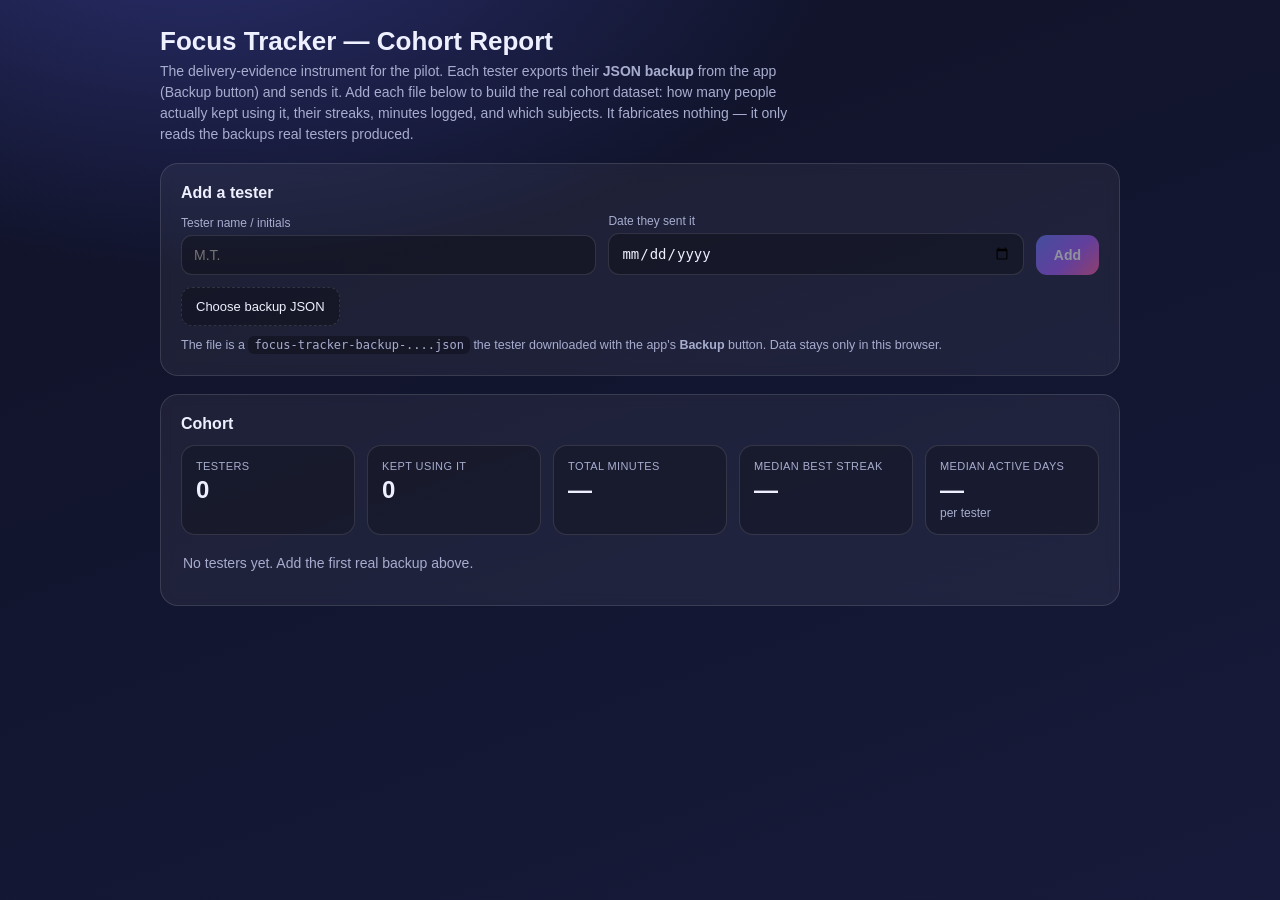
<file: focus-tracker/cohort.html>
<!doctype html>
<html lang="en">
<head>
<meta charset="utf-8">
<meta name="viewport" content="width=device-width, initial-scale=1">
<title>Focus Tracker — Cohort Report</title>
<style>
  :root{
    --bg1:#0f1226; --bg2:#171a3a; --card:rgba(255,255,255,.055); --line:rgba(255,255,255,.12);
    --ink:#eef0ff; --dim:#a8adcf; --a:#7b8cff; --b:#c07bff; --c:#ff7bb0; --good:#4fd6a3; --warn:#ffcc66;
    --grad:linear-gradient(135deg,#6a7bff,#a45cff 55%,#ff5ca0);
  }
  *{box-sizing:border-box}
  body{margin:0;font-family:-apple-system,BlinkMacSystemFont,"Segoe UI",Roboto,sans-serif;color:var(--ink);
    background:radial-gradient(1100px 600px at 15% -10%,#2a2f6e 0%,transparent 60%),linear-gradient(160deg,var(--bg1),var(--bg2));
    min-height:100vh;padding:26px 18px 80px}
  .wrap{max-width:960px;margin:0 auto}
  h1{font-size:26px;margin:0 0 4px;font-weight:800}
  .sub{color:var(--dim);font-size:14px;max-width:660px;line-height:1.5}
  .card{background:var(--card);border:1px solid var(--line);border-radius:18px;padding:20px;margin-top:18px;backdrop-filter:blur(6px)}
  .card h2{font-size:16px;margin:0 0 12px;font-weight:700}
  label.fld{display:block;font-size:12px;color:var(--dim);margin:0 0 5px}
  input[type=text],input[type=date]{width:100%;padding:11px 12px;border-radius:11px;border:1px solid var(--line);
    background:rgba(0,0,0,.28);color:var(--ink);font-size:14px}
  .row3{display:grid;grid-template-columns:1fr 1fr auto;gap:12px;align-items:end}
  .btn{background:var(--grad);border:0;color:#fff;border-radius:11px;padding:12px 18px;font-weight:800;cursor:pointer;font-size:14px}
  .btn.ghost{background:var(--card);border:1px solid var(--line)}
  .btn:disabled{opacity:.5;cursor:not-allowed}
  .file{display:flex;align-items:center;gap:10px;margin-top:12px;flex-wrap:wrap}
  .file input{display:none}
  .filebtn{background:rgba(0,0,0,.28);border:1px dashed var(--line);color:var(--ink);border-radius:11px;padding:11px 14px;cursor:pointer;font-size:13px}
  .fname{color:var(--dim);font-size:13px}
  .hint{color:var(--dim);font-size:12.5px;line-height:1.5;margin-top:10px}
  code{background:rgba(0,0,0,.3);padding:2px 6px;border-radius:6px;font-size:12px}
  .tiles{display:grid;grid-template-columns:repeat(auto-fit,minmax(150px,1fr));gap:12px;margin-top:4px}
  .tile{background:rgba(0,0,0,.22);border:1px solid var(--line);border-radius:14px;padding:14px}
  .tile .k{font-size:11px;color:var(--dim);text-transform:uppercase;letter-spacing:.4px}
  .tile .v{font-size:24px;font-weight:800;margin-top:4px;font-variant-numeric:tabular-nums}
  .tile .sd{font-size:12px;color:var(--dim);margin-top:2px}
  table{width:100%;border-collapse:collapse;font-size:13px;margin-top:6px}
  th,td{text-align:left;padding:9px 8px;border-bottom:1px solid var(--line)}
  th{color:var(--dim);font-weight:600;font-size:11.5px;text-transform:uppercase;letter-spacing:.4px}
  td.num,th.num{text-align:right;font-variant-numeric:tabular-nums}
  .del{color:var(--c);cursor:pointer;font-weight:700;background:none;border:0;font-size:13px}
  .empty{color:var(--dim);font-size:14px;padding:14px 2px}
  .foot{display:flex;gap:12px;flex-wrap:wrap;margin-top:16px}
  .toast{position:fixed;left:50%;bottom:26px;transform:translateX(-50%);background:#1a1d40;border:1px solid var(--line);
    padding:12px 20px;border-radius:999px;font-size:13px;opacity:0;transition:opacity .25s;pointer-events:none}
  .toast.on{opacity:1}
  .subj{display:flex;flex-wrap:wrap;gap:8px;margin-top:6px}
  .chip{background:rgba(0,0,0,.25);border:1px solid var(--line);border-radius:999px;padding:6px 12px;font-size:12.5px}
  .chip b{color:var(--a)}
  @media(max-width:560px){.row3{grid-template-columns:1fr 1fr}.btn.add{grid-column:span 2}}
</style>
</head>
<body>
<div class="wrap">
  <h1>Focus Tracker — Cohort Report</h1>
  <div class="sub">The delivery-evidence instrument for the pilot. Each tester exports their <b>JSON backup</b> from the app (Backup button) and sends it. Add each file below to build the real cohort dataset: how many people actually kept using it, their streaks, minutes logged, and which subjects. It fabricates nothing — it only reads the backups real testers produced.</div>

  <div class="card">
    <h2>Add a tester</h2>
    <div class="row3">
      <div><label class="fld">Tester name / initials</label><input type="text" id="pname" autocomplete="off" placeholder="M.T."></div>
      <div><label class="fld">Date they sent it</label><input type="date" id="pdate"></div>
      <button class="btn add" id="addBtn" disabled>Add</button>
    </div>
    <div class="file">
      <label class="filebtn"><input type="file" id="pfile" accept=".json,application/json"><span>Choose backup JSON</span></label>
      <span class="fname" id="fname"></span>
    </div>
    <div class="hint">The file is a <code>focus-tracker-backup-....json</code> the tester downloaded with the app's <b>Backup</b> button. Data stays only in this browser.</div>
  </div>

  <div class="card">
    <h2>Cohort</h2>
    <div class="tiles" id="tiles"></div>
    <div class="subj" id="subj"></div>
    <div id="rosterWrap"></div>
    <div class="foot" id="foot" style="display:none">
      <button class="btn ghost" id="dlData">Download combined dataset (CSV)</button>
      <button class="btn ghost" id="dlReport">Download report</button>
      <button class="del" id="clearAll" style="margin-left:auto">Clear all</button>
    </div>
  </div>
</div>
<div class="toast" id="toast"></div>

<script>
/* ============================================================================
   Focus Tracker — Cohort Report
   Stage-4 DELIVERY / IMPACT instrument. Each real tester exports a JSON backup
   { app:"focus-tracker", sessions:[{date,subject,minutes}], settings } and sends
   it. The student adds each file here → this computes per-tester + cohort
   sustained-use metrics and exports one combined dataset + a report.
   Fabricates nothing: it only reads backups real testers made.
   Vanilla JS, no libraries, client-side only. Streak math mirrors the app.
============================================================================ */
const KEY='focus-cohort-v1';
let pending=null, pendingFile='';
const $=id=>document.getElementById(id);
const SUSTAINED_DAYS=14; // "kept using it": active on >=2 distinct days AND a use-span of >=14 days

function toast(m){ const t=$('toast'); t.textContent=m; t.classList.add('on'); setTimeout(()=>t.classList.remove('on'),1900); }
function load(){ try{return JSON.parse(localStorage.getItem(KEY)||'[]');}catch(e){return [];} }
function save(a){ localStorage.setItem(KEY,JSON.stringify(a)); }

/* ---- date + stats helpers (mirror the app) ---- */
const dayIndex=ds=>Math.floor(Date.parse(ds+'T00:00:00Z')/86400000);
function computeStreaks(sessions){
  const days=[...new Set(sessions.map(e=>dayIndex(e.date)))].sort((a,b)=>a-b);
  if(!days.length) return {current:0,best:0};
  let best=1,run=1;
  for(let i=1;i<days.length;i++){ if(days[i]===days[i-1]+1){run++; best=Math.max(best,run);} else run=1; }
  const today=Math.floor(Date.now()/86400000);
  let cur=0;
  if(days[days.length-1]===today||days[days.length-1]===today-1){
    cur=1; for(let i=days.length-1;i>0;i--){ if(days[i]===days[i-1]+1) cur++; else break; }
  }
  return {current:cur,best:best};
}
const sum=a=>a.reduce((x,y)=>x+y,0);
const mean=a=>a.length?sum(a)/a.length:null;
const median=a=>{ if(!a.length)return null; const s=[...a].sort((x,y)=>x-y); const m=s.length>>1; return s.length%2?s[m]:(s[m-1]+s[m])/2; };
const r0=x=>x==null?null:Math.round(x);

function metrics(backup){
  const S=(backup.sessions||[]).filter(e=>e&&e.date&&typeof e.minutes==='number');
  const days=new Set(S.map(e=>e.date));
  const idx=[...new Set(S.map(e=>dayIndex(e.date)))].sort((a,b)=>a-b);
  const span=idx.length?(idx[idx.length-1]-idx[0]+1):0;
  const totalMin=sum(S.map(e=>e.minutes));
  const {current,best}=computeStreaks(S);
  const subj={}; S.forEach(e=>{ const k=(e.subject||'Study'); subj[k]=(subj[k]||0)+e.minutes; });
  const sustained = days.size>=2 && span>=SUSTAINED_DAYS;
  return { sessions:S.length, activeDays:days.size, spanDays:span, totalMin, current, best, subj, sustained,
           first:idx.length?S.map(e=>e.date).sort()[0]:'', last:idx.length?S.map(e=>e.date).sort().slice(-1)[0]:'' };
}
function readBackup(text){
  let d; try{ d=JSON.parse(text); }catch(e){ return null; }
  if(!d||!Array.isArray(d.sessions)) return null;
  if(d.app && d.app!=='focus-tracker') return null;
  return d;
}

/* ---- render ---- */
function esc(s){ return String(s).replace(/[<>&]/g,c=>({'<':'&lt;','>':'&gt;','&':'&amp;'}[c])); }
function render(){
  const R=load();
  const tot=v=>R.map(p=>p.m[v]);
  const sustainedN=R.filter(p=>p.m.sustained).length;
  $('tiles').innerHTML=
    tile('Testers',R.length,'')+
    tile('Kept using it',sustainedN, R.length?('of '+R.length+' · ≥2 days, ≥'+SUSTAINED_DAYS+'d span'):'')+
    tile('Total minutes',R.length?r0(sum(tot('totalMin'))):'—', R.length?(Math.round(sum(tot('totalMin'))/60)+' h focused'):'')+
    tile('Median best streak',R.length?r0(median(tot('best')))+'d':'—', R.length?('mean '+r0(mean(tot('best')))+'d'):'')+
    tile('Median active days',R.length?r0(median(tot('activeDays'))):'—','per tester');
  // subject roll-up
  const agg={}; R.forEach(p=>Object.entries(p.m.subj).forEach(([k,v])=>agg[k]=(agg[k]||0)+v));
  const top=Object.entries(agg).sort((a,b)=>b[1]-a[1]);
  $('subj').innerHTML = top.length? top.map(([k,v])=>`<span class="chip">${esc(k)} <b>${r0(v)}m</b></span>`).join(''):'';

  if(!R.length){ $('rosterWrap').innerHTML='<div class="empty">No testers yet. Add the first real backup above.</div>'; $('foot').style.display='none'; return; }
  let h=`<table><thead><tr><th>Tester</th><th>Sent</th><th class="num">Sessions</th><th class="num">Active days</th>
    <th class="num">Use span</th><th class="num">Minutes</th><th class="num">Best streak</th><th>Kept?</th><th></th></tr></thead><tbody>`;
  R.forEach((p,i)=>{ const m=p.m;
    h+=`<tr><td>${esc(p.name)}</td><td>${esc(p.date)}</td><td class="num">${m.sessions}</td>
      <td class="num">${m.activeDays}</td><td class="num">${m.spanDays}d</td><td class="num">${r0(m.totalMin)}</td>
      <td class="num">${m.best}d</td><td>${m.sustained?'✅':'—'}</td>
      <td><button class="del" data-i="${i}">✕</button></td></tr>`; });
  h+='</tbody></table>';
  $('rosterWrap').innerHTML=h; $('foot').style.display='flex';
  document.querySelectorAll('.del[data-i]').forEach(b=>b.onclick=()=>{ const a=load(); a.splice(+b.dataset.i,1); save(a); render(); toast('Tester removed'); });
}
function tile(k,v,sd){ return `<div class="tile"><div class="k">${k}</div><div class="v">${v}</div><div class="sd">${sd||''}</div></div>`; }

/* ---- add ---- */
$('pfile').addEventListener('change',e=>{
  const f=e.target.files&&e.target.files[0]; if(!f) return;
  const rd=new FileReader();
  rd.onload=()=>{ const d=readBackup(String(rd.result));
    if(!d){ toast("That isn't a Focus Tracker backup"); pending=null; pendingFile=''; $('fname').textContent=''; check(); return; }
    pending=d; pendingFile=f.name; $('fname').textContent=f.name; check();
  };
  rd.readAsText(f);
});
['pname','pdate'].forEach(id=>$(id).addEventListener('input',check));
function check(){ $('addBtn').disabled=!(pending && $('pname').value.trim() && $('pdate').value); }
$('addBtn').addEventListener('click',()=>{
  if(!pending) return;
  const a=load();
  a.push({ name:$('pname').value.trim(), date:$('pdate').value, file:pendingFile, m:metrics(pending), sessions:pending.sessions });
  save(a);
  pending=null; pendingFile=''; $('pname').value=''; $('pdate').value=''; $('pfile').value=''; $('fname').textContent=''; check(); render(); toast('Tester added');
});
$('clearAll').addEventListener('click',()=>{ if(confirm('Remove all testers? Files you were sent are untouched.')){ save([]); render(); toast('Cleared'); } });

/* ---- exports ---- */
function dl(name,text,type){ const b=new Blob([text],{type:type||'text/csv;charset=utf-8'});
  const u=URL.createObjectURL(b); const a=document.createElement('a'); a.href=u; a.download=name;
  document.body.appendChild(a); a.click(); a.remove(); setTimeout(()=>URL.revokeObjectURL(u),400); }
function csvf(s){ s=String(s??''); return /[",\n]/.test(s)?'"'+s.replace(/"/g,'""')+'"':s; }
$('dlData').addEventListener('click',()=>{
  const R=load(); if(!R.length) return;
  const head=['tester','sent_date','session_date','subject','minutes']; const out=[head];
  R.forEach(p=>(p.sessions||[]).forEach(s=>out.push([csvf(p.name),p.date,s.date,csvf(s.subject||'Study'),s.minutes])));
  dl('focus-tracker-cohort-dataset.csv', out.map(r=>r.join(',')).join('\n'));
});
$('dlReport').addEventListener('click',()=>{
  const R=load(); if(!R.length) return;
  const tot=v=>R.map(p=>p.m[v]);
  const L=[
    'Focus Tracker — Cohort Report',
    'Generated: '+new Date().toISOString().slice(0,10),
    'Testers (real): '+R.length,
    'Kept using it (>=2 days, >='+SUSTAINED_DAYS+'d span): '+R.filter(p=>p.m.sustained).length,
    'Total focused minutes across cohort: '+r0(sum(tot('totalMin')))+' ('+Math.round(sum(tot('totalMin'))/60)+' h)',
    'Median best streak: '+r0(median(tot('best')))+' days (mean '+r0(mean(tot('best')))+')',
    'Median active days: '+r0(median(tot('activeDays'))),
    '',
    'PER-TESTER',
    ...R.map(p=>`${p.name}  sent ${p.date}  |  ${p.m.sessions} sessions, ${p.m.activeDays} active days over ${p.m.spanDays}d, ${r0(p.m.totalMin)} min, best streak ${p.m.best}d${p.m.sustained?'  [kept using it]':''}`),
    '',
    'Notes: all figures are computed from each tester\'s own exported backup. "Kept using it" is a conservative sustained-use flag, not a claim of daily use.'
  ];
  dl('focus-tracker-cohort-report.txt', L.join('\n'), 'text/plain;charset=utf-8');
});

window.__cohort={dayIndex,computeStreaks,metrics,readBackup,median,mean,load,save};
render();
</script>
</body>
</html>
</file>
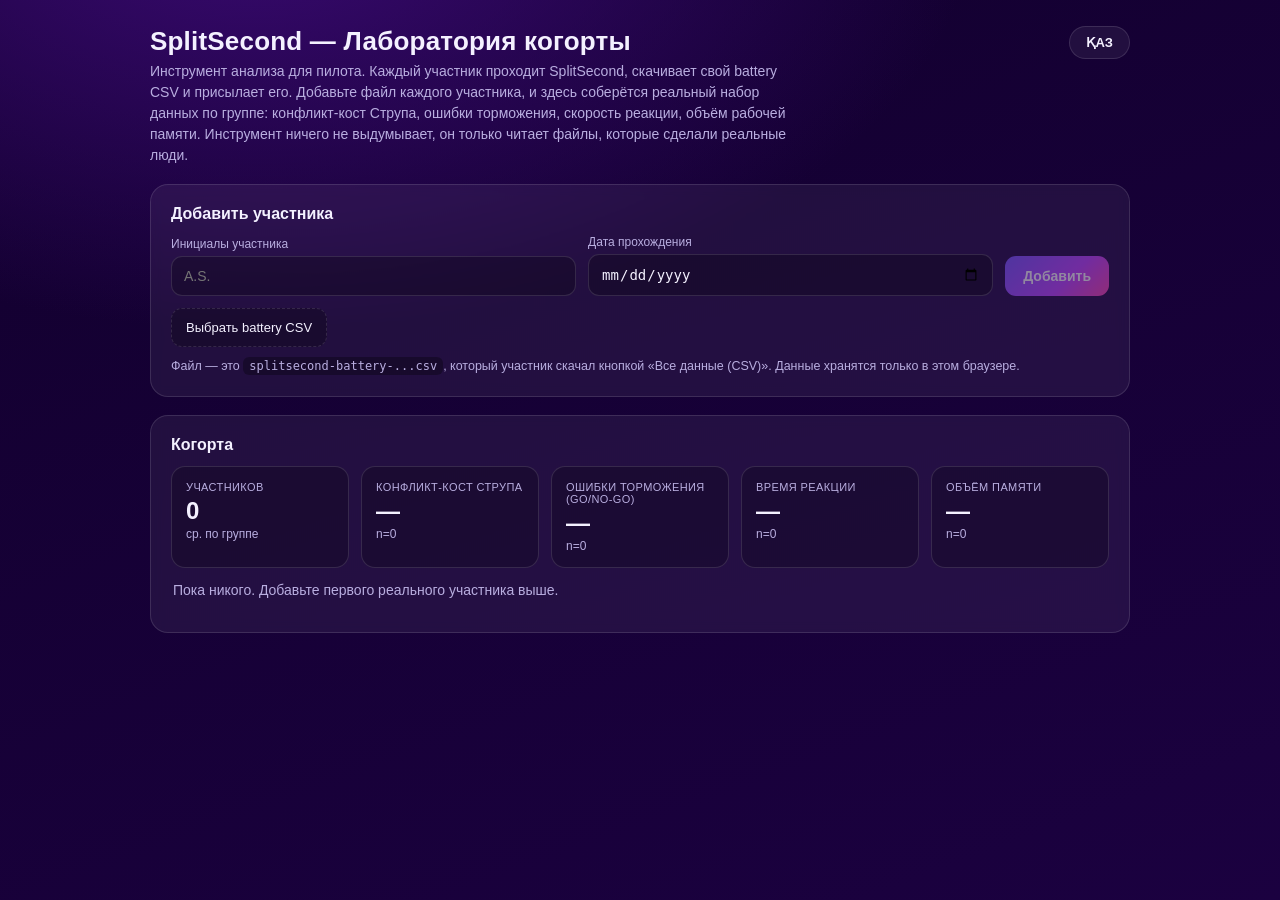
<file: splitsecond/cohort.html>
<!doctype html>
<html lang="ru">
<head>
<meta charset="utf-8">
<meta name="viewport" content="width=device-width, initial-scale=1">
<title>SplitSecond — Cohort Lab</title>
<style>
  :root{
    --bg1:#12002e; --bg2:#1b0140; --card:rgba(255,255,255,.06); --line:rgba(255,255,255,.12);
    --ink:#f4f1ff; --dim:#b9aee0; --red:#ff5470; --green:#39d98a; --yellow:#ffd166; --purple:#b18cff;
    --grad:linear-gradient(135deg,#7b5cff,#c04bff 60%,#ff4bb0);
  }
  *{box-sizing:border-box}
  body{margin:0;font-family:-apple-system,BlinkMacSystemFont,"Segoe UI",Roboto,sans-serif;
    color:var(--ink);background:radial-gradient(1200px 700px at 20% -10%,#3a0a72 0%,transparent 60%),
    linear-gradient(160deg,var(--bg1),var(--bg2));min-height:100vh;padding:26px 18px 80px}
  .wrap{max-width:980px;margin:0 auto}
  header.top{display:flex;justify-content:space-between;align-items:flex-start;gap:14px;flex-wrap:wrap}
  h1{font-size:26px;margin:0 0 4px;font-weight:800;letter-spacing:.2px}
  .sub{color:var(--dim);font-size:14px;max-width:640px;line-height:1.5}
  .langbtn{background:var(--card);border:1px solid var(--line);color:var(--ink);border-radius:999px;
    padding:8px 16px;font-weight:700;cursor:pointer;font-size:13px}
  .card{background:var(--card);border:1px solid var(--line);border-radius:18px;padding:20px;margin-top:18px;
    backdrop-filter:blur(6px)}
  .card h2{font-size:16px;margin:0 0 12px;font-weight:700}
  label.fld{display:block;font-size:12px;color:var(--dim);margin:0 0 5px}
  input[type=text],input[type=date]{width:100%;padding:11px 12px;border-radius:11px;border:1px solid var(--line);
    background:rgba(0,0,0,.25);color:var(--ink);font-size:14px}
  .row3{display:grid;grid-template-columns:1fr 1fr auto;gap:12px;align-items:end}
  .btn{background:var(--grad);border:0;color:#fff;border-radius:11px;padding:12px 18px;font-weight:800;
    cursor:pointer;font-size:14px}
  .btn.ghost{background:var(--card);border:1px solid var(--line)}
  .btn:disabled{opacity:.5;cursor:not-allowed}
  .file{display:flex;align-items:center;gap:10px;margin-top:12px;flex-wrap:wrap}
  .file input{display:none}
  .filebtn{background:rgba(0,0,0,.25);border:1px dashed var(--line);color:var(--ink);border-radius:11px;
    padding:11px 14px;cursor:pointer;font-size:13px}
  .fname{color:var(--dim);font-size:13px}
  .hint{color:var(--dim);font-size:12.5px;line-height:1.5;margin-top:10px}
  table{width:100%;border-collapse:collapse;font-size:13px;margin-top:6px}
  th,td{text-align:left;padding:9px 8px;border-bottom:1px solid var(--line)}
  th{color:var(--dim);font-weight:600;font-size:11.5px;text-transform:uppercase;letter-spacing:.4px}
  td.num,th.num{text-align:right;font-variant-numeric:tabular-nums}
  .del{color:var(--red);cursor:pointer;font-weight:700;background:none;border:0;font-size:13px}
  .tiles{display:grid;grid-template-columns:repeat(auto-fit,minmax(150px,1fr));gap:12px;margin-top:4px}
  .tile{background:rgba(0,0,0,.22);border:1px solid var(--line);border-radius:14px;padding:14px}
  .tile .k{font-size:11px;color:var(--dim);text-transform:uppercase;letter-spacing:.4px}
  .tile .v{font-size:24px;font-weight:800;margin-top:4px;font-variant-numeric:tabular-nums}
  .tile .sd{font-size:12px;color:var(--dim);margin-top:2px}
  .empty{color:var(--dim);font-size:14px;padding:14px 2px}
  .foot{display:flex;gap:12px;flex-wrap:wrap;margin-top:16px}
  .toast{position:fixed;left:50%;bottom:26px;transform:translateX(-50%);background:#1c0640;
    border:1px solid var(--line);padding:12px 20px;border-radius:999px;font-size:13px;opacity:0;
    transition:opacity .25s;pointer-events:none}
  .toast.on{opacity:1}
  .badge{display:inline-block;background:rgba(255,209,102,.14);color:var(--yellow);border:1px solid rgba(255,209,102,.3);
    border-radius:999px;padding:3px 10px;font-size:11px;font-weight:700;margin-left:8px}
  code{background:rgba(0,0,0,.3);padding:2px 6px;border-radius:6px;font-size:12px}
  @media(max-width:560px){.row3{grid-template-columns:1fr 1fr}.btn.add{grid-column:span 2}}
</style>
</head>
<body>
<div class="wrap">
  <header class="top">
    <div>
      <h1 id="t-title"></h1>
      <div class="sub" id="t-sub"></div>
    </div>
    <button class="langbtn" id="lang">ҚАЗ</button>
  </header>

  <div class="card">
    <h2 id="t-add"></h2>
    <div class="row3">
      <div>
        <label class="fld" id="t-name-l"></label>
        <input type="text" id="pname" autocomplete="off" placeholder="A.S.">
      </div>
      <div>
        <label class="fld" id="t-date-l"></label>
        <input type="date" id="pdate">
      </div>
      <button class="btn add" id="addBtn" disabled></button>
    </div>
    <div class="file">
      <label class="filebtn"><input type="file" id="pfile" accept=".csv,text/csv"><span id="t-file"></span></label>
      <span class="fname" id="fname"></span>
    </div>
    <div class="hint" id="t-hint"></div>
  </div>

  <div class="card">
    <h2 id="t-cohort"></h2>
    <div class="tiles" id="tiles"></div>
    <div id="rosterWrap"></div>
    <div class="foot" id="foot" style="display:none">
      <button class="btn ghost" id="dlData" ></button>
      <button class="btn ghost" id="dlReport"></button>
      <button class="del" id="clearAll" style="margin-left:auto"></button>
    </div>
  </div>
</div>
<div class="toast" id="toast"></div>

<script>
/* ============================================================================
   SplitSecond — Cohort Lab
   The Stage-4 IMPACT instrument for the SplitSecond tech project.
   Each real tester plays SplitSecond, downloads their battery CSV
   (task,trial,condition,stimulus,response,correct,rt_ms,note) and sends it.
   The student adds each file here → this computes per-player + group cognitive
   metrics across the real cohort, and exports one combined tidy dataset + a
   report. It fabricates nothing: it only reads files real people produced.
   Pure vanilla JS, no libraries, client-side only (localStorage). Bilingual.
============================================================================ */
const KEY='splitsecond-cohort-v1';
let lang='ru';
let pendingRows=null, pendingFile='';

const STR={
  ru:{
    title:'SplitSecond — Лаборатория когорты',
    sub:'Инструмент анализа для пилота. Каждый участник проходит SplitSecond, скачивает свой battery CSV и присылает его. Добавьте файл каждого участника, и здесь соберётся реальный набор данных по группе: конфликт-кост Струпа, ошибки торможения, скорость реакции, объём рабочей памяти. Инструмент ничего не выдумывает, он только читает файлы, которые сделали реальные люди.',
    add:'Добавить участника', nameL:'Инициалы участника', dateL:'Дата прохождения',
    addBtn:'Добавить', file:'Выбрать battery CSV', hint:'Файл — это <code>splitsecond-battery-...csv</code>, который участник скачал кнопкой «Все данные (CSV)». Данные хранятся только в этом браузере.',
    cohort:'Когорта', empty:'Пока никого. Добавьте первого реального участника выше.',
    tN:'Участников', tStroop:'Конфликт-кост Струпа', tGng:'Ошибки торможения (Go/No-Go)', tRt:'Время реакции', tSpan:'Объём памяти',
    thName:'Участник', thDate:'Дата', thStroop:'Струп, мс', thGng:'Комиссии', thRt:'Реакция, мс', thSpan:'Span', thTrials:'Проб',
    dlData:'Скачать общий датасет (CSV)', dlReport:'Скачать отчёт', clearAll:'Очистить всё',
    needFile:'Сначала выберите battery CSV', added:'Участник добавлен', badCsv:'Это не похоже на battery CSV SplitSecond',
    cleared:'Очищено', removed:'Участник удалён', confirmClear:'Удалить всех участников? Это не тронет присланные файлы.',
    ms:'мс', na:'—', sd:'СО', avgN:'ср. по группе',
  },
  kz:{
    title:'SplitSecond — Когорта зертханасы',
    sub:'Пилотқа арналған талдау құралы. Әр қатысушы SplitSecond орындап, өз battery CSV файлын жүктеп жібереді. Әр файлды осында қосыңыз, сонда топ бойынша нақты дерек жиналады: Струп конфликт-косты, тежелу қателері, реакция жылдамдығы, жедел жады көлемі. Құрал ештеңе ойлап таппайды, тек нақты адамдар жасаған файлдарды оқиды.',
    add:'Қатысушы қосу', nameL:'Қатысушы инициалдары', dateL:'Орындаған күні',
    addBtn:'Қосу', file:'battery CSV таңдау', hint:'Файл — қатысушы «Барлық деректер (CSV)» батырмасымен жүктеген <code>splitsecond-battery-...csv</code>. Деректер тек осы браузерде сақталады.',
    cohort:'Когорта', empty:'Әзірге ешкім жоқ. Жоғарыда бірінші нақты қатысушыны қосыңыз.',
    tN:'Қатысушы', tStroop:'Струп конфликт-косты', tGng:'Тежелу қателері (Go/No-Go)', tRt:'Реакция уақыты', tSpan:'Жады көлемі',
    thName:'Қатысушы', thDate:'Күні', thStroop:'Струп, мс', thGng:'Комиссия', thRt:'Реакция, мс', thSpan:'Span', thTrials:'Проб',
    dlData:'Жалпы датасетті жүктеу (CSV)', dlReport:'Есепті жүктеу', clearAll:'Барлығын тазалау',
    needFile:'Алдымен battery CSV таңдаңыз', added:'Қатысушы қосылды', badCsv:'Бұл SplitSecond battery CSV емес сияқты',
    cleared:'Тазаланды', removed:'Қатысушы жойылды', confirmClear:'Барлық қатысушыны жою керек пе? Жіберілген файлдарға тимейді.',
    ms:'мс', na:'—', sd:'СА', avgN:'топ орташасы',
  }
};
const U=()=>STR[lang];
const $=id=>document.getElementById(id);

/* ---------------- CSV parsing ---------------- */
function parseCSV(text){
  const lines=text.replace(/\r/g,'').split('\n').filter(l=>l.length);
  return lines.map(line=>{
    const out=[]; let cur='', q=false;
    for(let i=0;i<line.length;i++){
      const c=line[i];
      if(q){ if(c==='"'){ if(line[i+1]==='"'){cur+='"';i++;} else q=false; } else cur+=c; }
      else { if(c===','){out.push(cur);cur='';} else if(c==='"') q=true; else cur+=c; }
    }
    out.push(cur); return out;
  });
}
// Return array of {task,condition,correct,rt_ms,note,length} from a battery CSV, or null.
function readBattery(text){
  const grid=parseCSV(text);
  if(!grid.length) return null;
  const head=grid[0].map(h=>h.trim().toLowerCase());
  const need=['task','condition','correct','rt_ms'];
  if(!need.every(h=>head.includes(h))) return null;
  const ix=n=>head.indexOf(n);
  const iT=ix('task'), iC=ix('condition'), iOk=ix('correct'), iR=ix('rt_ms'), iN=ix('note');
  const rows=[];
  for(let r=1;r<grid.length;r++){
    const g=grid[r]; if(!g[iT]) continue;
    const cond=(g[iC]||'').trim();
    rows.push({
      task:(g[iT]||'').trim(),
      condition:cond,
      correct:(g[iOk]||'').trim()==='1'?1:0,
      rt:g[iR]===''||g[iR]==null?null:Number(g[iR]),
      note:iN>=0?(g[iN]||'').trim():'',
      length:/^len\d+$/.test(cond)?Number(cond.slice(3)):null
    });
  }
  return rows.length?rows:null;
}
const mean=a=>a.length?a.reduce((x,y)=>x+y,0)/a.length:null;
const sd=a=>{ if(a.length<2)return null; const m=mean(a); return Math.sqrt(a.reduce((s,x)=>s+(x-m)*(x-m),0)/(a.length-1)); };
const r0=x=>x==null?null:Math.round(x);

// Per-player metrics from parsed battery rows.
function metrics(rows){
  const m={trials:rows.length, stroop:null, gng:null, rt:null, span:null};
  const stroop=rows.filter(r=>r.task==='stroop');
  if(stroop.length){
    const con=stroop.filter(r=>r.condition==='congruent'&&r.correct&&r.rt!=null).map(r=>r.rt);
    const inc=stroop.filter(r=>r.condition==='incongruent'&&r.correct&&r.rt!=null).map(r=>r.rt);
    if(con.length&&inc.length) m.stroop=mean(inc)-mean(con);
  }
  const gng=rows.filter(r=>r.task==='gng');
  if(gng.length){
    m.gng=gng.filter(r=>r.note==='commission'||(r.condition==='nogo'&&r.correct===0)).length;
  }
  const rt=rows.filter(r=>r.task==='reaction'&&r.correct&&r.rt!=null).map(r=>r.rt);
  if(rt.length) m.rt=mean(rt);
  const span=rows.filter(r=>r.task==='span'&&r.correct&&r.length!=null).map(r=>r.length);
  if(span.length) m.span=Math.max(...span);
  return m;
}

/* ---------------- state ---------------- */
function load(){ try{return JSON.parse(localStorage.getItem(KEY)||'[]');}catch(e){return [];} }
function save(a){ localStorage.setItem(KEY, JSON.stringify(a)); }

function toast(msg){ const t=$('toast'); t.textContent=msg; t.classList.add('on'); setTimeout(()=>t.classList.remove('on'),1900); }

/* ---------------- render ---------------- */
function fmt(v,suf){ return v==null?U().na:(r0(v)+(suf||'')); }
function render(){
  const roster=load();
  // cohort tiles
  const cc=v=>roster.map(p=>p.m[v]).filter(x=>x!=null);
  const tileRow=(k,arr,suf)=>{
    const m=mean(arr), s=sd(arr);
    return `<div class="tile"><div class="k">${k}</div>
      <div class="v">${m==null?U().na:r0(m)+(suf||'')}</div>
      <div class="sd">${m==null?('n=0'):('n='+arr.length+(s!=null?' · '+U().sd+' '+r0(s)+(suf||''):''))}</div></div>`;
  };
  $('tiles').innerHTML =
    `<div class="tile"><div class="k">${U().tN}</div><div class="v">${roster.length}</div><div class="sd">${U().avgN}</div></div>`+
    tileRow(U().tStroop, cc('stroop'), ' '+U().ms)+
    tileRow(U().tGng, cc('gng'), '')+
    tileRow(U().tRt, cc('rt'), ' '+U().ms)+
    tileRow(U().tSpan, cc('span'), '');

  // roster table
  if(!roster.length){ $('rosterWrap').innerHTML=`<div class="empty">${U().empty}</div>`; $('foot').style.display='none'; return; }
  let h=`<table><thead><tr><th>${U().thName}</th><th>${U().thDate}</th>
    <th class="num">${U().thStroop}</th><th class="num">${U().thGng}</th>
    <th class="num">${U().thRt}</th><th class="num">${U().thSpan}</th><th class="num">${U().thTrials}</th><th></th></tr></thead><tbody>`;
  roster.forEach((p,i)=>{
    h+=`<tr><td>${esc(p.name)}</td><td>${esc(p.date)}</td>
      <td class="num">${fmt(p.m.stroop)}</td><td class="num">${p.m.gng==null?U().na:p.m.gng}</td>
      <td class="num">${fmt(p.m.rt)}</td><td class="num">${p.m.span==null?U().na:p.m.span}</td>
      <td class="num">${p.m.trials}</td><td><button class="del" data-i="${i}">✕</button></td></tr>`;
  });
  h+='</tbody></table>';
  $('rosterWrap').innerHTML=h;
  $('foot').style.display='flex';
  document.querySelectorAll('.del[data-i]').forEach(b=>b.onclick=()=>{
    const a=load(); a.splice(+b.dataset.i,1); save(a); render(); toast(U().removed);
  });
}
function esc(s){ return String(s).replace(/[<>&]/g,c=>({'<':'&lt;','>':'&gt;','&':'&amp;'}[c])); }

/* ---------------- add participant ---------------- */
$('pfile').addEventListener('change',e=>{
  const f=e.target.files&&e.target.files[0]; if(!f) return;
  const rd=new FileReader();
  rd.onload=()=>{
    const rows=readBattery(String(rd.result));
    if(!rows){ toast(U().badCsv); pendingRows=null; pendingFile=''; $('fname').textContent=''; checkAdd(); return; }
    pendingRows=rows; pendingFile=f.name; $('fname').textContent=f.name; checkAdd();
  };
  rd.readAsText(f);
});
['pname','pdate'].forEach(id=>$(id).addEventListener('input',checkAdd));
function checkAdd(){ $('addBtn').disabled = !(pendingRows && $('pname').value.trim() && $('pdate').value); }
$('addBtn').addEventListener('click',()=>{
  if(!pendingRows){ toast(U().needFile); return; }
  const a=load();
  a.push({ name:$('pname').value.trim(), date:$('pdate').value, file:pendingFile,
           m:metrics(pendingRows), rows:pendingRows });
  save(a);
  pendingRows=null; pendingFile=''; $('pname').value=''; $('pdate').value=''; $('pfile').value=''; $('fname').textContent='';
  checkAdd(); render(); toast(U().added);
});
$('clearAll').addEventListener('click',()=>{ if(confirm(U().confirmClear)){ save([]); render(); toast(U().cleared);} });

/* ---------------- exports ---------------- */
function dl(name,text,type){
  const b=new Blob([text],{type:type||'text/csv;charset=utf-8'});
  const u=URL.createObjectURL(b); const a=document.createElement('a');
  a.href=u; a.download=name; document.body.appendChild(a); a.click(); a.remove(); setTimeout(()=>URL.revokeObjectURL(u),400);
}
$('dlData').addEventListener('click',()=>{
  const roster=load(); if(!roster.length) return;
  const head=['player','date','task','condition','correct','rt_ms','note','length'];
  const out=[head];
  roster.forEach(p=>p.rows.forEach(r=>out.push([
    csvf(p.name),p.date,r.task,r.condition,r.correct,r.rt==null?'':r.rt,csvf(r.note),r.length==null?'':r.length
  ])));
  dl('splitsecond-cohort-dataset.csv', out.map(r=>r.join(',')).join('\n'));
});
function csvf(s){ s=String(s??''); return /[",\n]/.test(s)?'"'+s.replace(/"/g,'""')+'"':s; }
$('dlReport').addEventListener('click',()=>{
  const roster=load(); if(!roster.length) return;
  const cc=v=>roster.map(p=>p.m[v]).filter(x=>x!=null);
  const line=(lab,arr,suf)=>{ const m=mean(arr),s=sd(arr);
    return `${lab}: ${m==null?'—':r0(m)+(suf||'')}  (n=${arr.length}${s!=null?', SD '+r0(s)+(suf||''):''})`; };
  const L=[
    'SplitSecond — Cohort Report',
    'Generated: '+new Date().toISOString().slice(0,10),
    'Participants (real testers): '+roster.length,
    '',
    'GROUP METRICS',
    line('Stroop conflict cost', cc('stroop'), ' ms'),
    line('Go/No-Go commission errors', cc('gng'), ''),
    line('Simple reaction time', cc('rt'), ' ms'),
    line('Digit span', cc('span'), ''),
    '',
    'PER-PARTICIPANT',
    ...roster.map(p=>`${p.name}  ${p.date}  |  Stroop ${p.m.stroop==null?'—':r0(p.m.stroop)+'ms'}  Commission ${p.m.gng??'—'}  RT ${p.m.rt==null?'—':r0(p.m.rt)+'ms'}  Span ${p.m.span??'—'}  (${p.m.trials} trials)`),
    '',
    'Notes: metrics are computed from each tester\'s own battery CSV. Reference bands shown in the app are approximate (general literature), not diagnostic.'
  ];
  dl('splitsecond-cohort-report.txt', L.join('\n'), 'text/plain;charset=utf-8');
});

/* ---------------- language + boot ---------------- */
function applyLang(){
  const u=U();
  $('t-title').textContent=u.title; $('t-sub').textContent=u.sub;
  $('t-add').textContent=u.add; $('t-name-l').textContent=u.nameL; $('t-date-l').textContent=u.dateL;
  $('addBtn').textContent=u.addBtn; $('t-file').textContent=u.file; $('t-hint').innerHTML=u.hint;
  $('t-cohort').textContent=u.cohort; $('dlData').textContent=u.dlData; $('dlReport').textContent=u.dlReport;
  $('clearAll').textContent=u.clearAll; $('lang').textContent = lang==='ru'?'ҚАЗ':'РУС';
  document.documentElement.lang=lang;
  render();
}
$('lang').addEventListener('click',()=>{ lang=lang==='ru'?'kz':'ru'; applyLang(); });
applyLang();

/* test hooks (used only for in-browser verification; not part of the UI) */
window.__cohort={parseCSV,readBattery,metrics,mean,sd,load,save};
</script>
</body>
</html>
</file>
<file: focus-tracker/style.css>
/* Focus Tracker — vanilla CSS, no framework, no build step. Bold gradient dashboard, responsive. */

:root {
  --bg: #0a0c18;
  --ink: #f3f2ff;
  --muted: #9fa3cc;
  --line: rgba(255,255,255,.09);
  --line2: rgba(255,255,255,.17);
  --glass: rgba(255,255,255,.05);
  --glass2: rgba(255,255,255,.09);
  --accent: #7c8bff;      /* indigo */
  --accent-2: #b56bff;    /* violet */
  --pink: #ff6bd6;
  --fire: #ff8a4c;        /* streak */
  --fire-2: #ffb27a;
  --good: #22d39a;        /* goal hit */
  --grad: linear-gradient(135deg, #7c8bff 0%, #b56bff 55%, #ff6bd6 110%);
  --grad-fire: linear-gradient(135deg, #ffb27a, #ff7a3d);
  --radius: 20px;
  --shadow: 0 24px 60px rgba(0,0,0,.5);
}

* { box-sizing: border-box; margin: 0; padding: 0; }
[hidden] { display: none !important; }  /* a display:flex rule must not override the hidden attribute */

body {
  font-family: -apple-system, BlinkMacSystemFont, "Segoe UI", Roboto, "Helvetica Neue", sans-serif;
  color: var(--ink);
  line-height: 1.45;
  min-height: 100vh;
  padding: 20px 18px calc(46px + env(safe-area-inset-bottom));
  background:
    radial-gradient(1000px 560px at 12% -8%, rgba(124,139,255,.20), transparent 58%),
    radial-gradient(900px 560px at 100% 4%, rgba(255,107,214,.15), transparent 54%),
    radial-gradient(760px 700px at 50% 118%, rgba(181,107,255,.14), transparent 55%),
    linear-gradient(180deg, #0c0e1c, var(--bg) 55%, #090b15);
  background-attachment: fixed;
}
.app { width: 100%; max-width: 940px; margin: 0 auto; }
.num { font-variant-numeric: tabular-nums; }

/* wide screens: use the space instead of leaving big empty gutters */
@media (min-width: 1180px) {
  body { padding: 30px 28px calc(46px + env(safe-area-inset-bottom)); }
  .app { max-width: 1160px; }
  .grid-top { grid-template-columns: 1.25fr .95fr; gap: 22px; }
  .grid-2 { gap: 22px; }
  .card { padding: 24px; }
}

/* small helper line under a card head */
.hint { color: var(--muted); font-size: 0.82rem; line-height: 1.5; margin: -4px 0 14px; }

/* header */
.head { display: flex; align-items: center; justify-content: space-between; gap: 14px; flex-wrap: wrap; margin-bottom: 18px; }
.brand { font-size: 1.7rem; font-weight: 800; letter-spacing: -0.6px; display: inline-flex; align-items: center; gap: 11px; }
.brand b { background: var(--grad); -webkit-background-clip: text; background-clip: text; color: transparent; font-weight: 800; }
.brand .dot { width: 13px; height: 13px; border-radius: 50%; background: var(--grad); box-shadow: 0 0 18px rgba(124,139,255,.8); }
.tagline { color: var(--muted); font-size: 0.9rem; }

/* chain nudge — the streak heartbeat, shown above the fold */
.chain-nudge { border-radius: var(--radius); padding: 15px 18px; margin-bottom: 16px; font-size: 0.95rem; font-weight: 600;
  border: 1px solid var(--line); background: var(--glass); backdrop-filter: blur(12px); box-shadow: var(--shadow); animation: fadeUp .5s ease both; }
.chain-nudge.risk { border-color: rgba(255,138,76,.5); background: linear-gradient(120deg, rgba(255,138,76,.18), rgba(255,178,122,.08)); color: var(--fire-2); }
.chain-nudge.safe { border-color: rgba(34,211,154,.5); background: linear-gradient(120deg, rgba(34,211,154,.16), transparent); color: var(--good); }
.chain-nudge.welcome { border-color: var(--line2); background: linear-gradient(120deg, rgba(124,139,255,.18), rgba(181,107,255,.12)); color: var(--ink); }
.chain-nudge.neutral { color: var(--muted); }

/* break banner (auto-break after a finished block) */
.break-banner { border-radius: var(--radius); padding: 14px 18px; margin-bottom: 16px; font-size: 0.92rem; font-weight: 600;
  border: 1px solid var(--line2); background: linear-gradient(120deg, rgba(34,211,154,.16), rgba(124,139,255,.10)); color: var(--ink);
  backdrop-filter: blur(12px); box-shadow: var(--shadow); animation: fadeUp .4s ease both;
  display: flex; align-items: center; justify-content: space-between; gap: 12px; flex-wrap: wrap; }
.break-banner.running { border-color: rgba(34,211,154,.5); }
.break-actions { display: flex; gap: 8px; }

/* focus guard (tab-away counter shown during a live session) */
.focus-guard { margin-top: 14px; border-radius: 14px; padding: 11px 14px; font-size: 0.82rem; font-weight: 600; text-align: center;
  border: 1px solid var(--line); background: var(--glass2); animation: fadeUp .3s ease both; }
.focus-guard.clean { color: var(--good); border-color: rgba(34,211,154,.4); background: linear-gradient(120deg, rgba(34,211,154,.12), transparent); }
.focus-guard.broken { color: var(--fire-2); border-color: rgba(255,138,76,.45); background: linear-gradient(120deg, rgba(255,138,76,.14), transparent); }

/* layout grid */
.grid-top { display: grid; grid-template-columns: 1fr; gap: 16px; margin-bottom: 16px; }
@media (min-width: 760px) { .grid-top { grid-template-columns: 1.1fr .9fr; align-items: stretch; } }
.col { display: flex; flex-direction: column; gap: 16px; }
.grid-2 { display: grid; grid-template-columns: 1fr; gap: 16px; margin-bottom: 16px; }
@media (min-width: 760px) { .grid-2 { grid-template-columns: 1fr 1fr; } }

/* generic card */
.card { background: var(--glass); border: 1px solid var(--line); border-radius: var(--radius); padding: 20px;
  box-shadow: var(--shadow); backdrop-filter: blur(14px); animation: fadeUp .5s ease both; }
.card-head { display: flex; align-items: center; justify-content: space-between; margin-bottom: 14px; }
.card-head h2, .today-head h2 { font-size: 1.02rem; font-weight: 800; letter-spacing: -.2px; }
.card-head .sub { color: var(--muted); font-size: 0.8rem; }

/* segmented toggle */
.toggle { display: inline-flex; background: var(--glass2); border: 1px solid var(--line); border-radius: 999px; padding: 3px; }
.toggle button { background: transparent; border: none; color: var(--muted); font-size: 0.76rem; font-weight: 800; padding: 7px 14px; border-radius: 999px; cursor: pointer; transition: all 0.14s ease; }
.toggle button.active { background: var(--grad); color: #fff; }

/* buttons */
.primary-btn, .secondary-btn, .ghost-btn { border: none; border-radius: 14px; font-weight: 800; cursor: pointer; font-size: 0.95rem;
  transition: transform 0.1s ease, filter 0.15s ease, background 0.15s ease; font-family: inherit; }
.primary-btn { background: var(--grad); color: #fff; padding: 15px 22px; box-shadow: 0 14px 30px -12px rgba(124,139,255,.85); }
.primary-btn:hover { filter: brightness(1.08); transform: translateY(-2px); }
.primary-btn:active, .secondary-btn:active { transform: scale(0.97); }
.secondary-btn { background: var(--glass2); color: var(--ink); border: 1px solid var(--line2); padding: 14px 18px; }
.ghost-btn { background: var(--glass); color: var(--muted); border: 1px solid var(--line); padding: 11px 15px; }
.ghost-btn:hover { color: var(--ink); border-color: var(--accent); }
.ghost-btn.tiny { padding: 5px 10px; font-size: 0.74rem; border-radius: 10px; }

/* focus setup */
.focus .field { margin-bottom: 15px; }
.focus label { display: block; font-size: 0.72rem; color: var(--muted); margin-bottom: 9px; text-transform: uppercase; letter-spacing: 0.8px; font-weight: 700; }
.chips { display: flex; flex-wrap: wrap; gap: 8px; }
.chip { background: var(--glass2); border: 1px solid var(--line); color: var(--muted); border-radius: 999px; padding: 9px 15px; font-size: 0.85rem; font-weight: 700; cursor: pointer; transition: all 0.14s ease; }
.chip:hover { color: var(--ink); }
.chip.active { background: linear-gradient(135deg, rgba(124,139,255,.35), rgba(181,107,255,.3)); border-color: var(--accent); color: #fff; }
.add-subject { display: flex; gap: 8px; margin-top: 9px; }
.add-subject input { flex: 1; }

input[type="text"], input[type="number"], input[type="date"] { background: rgba(0,0,0,.25); border: 1px solid var(--line); border-radius: 12px; color: var(--ink); padding: 11px 13px; font-size: 0.95rem; width: 100%; font-family: inherit; }
input:focus { outline: none; border-color: var(--accent); box-shadow: 0 0 0 3px rgba(124,139,255,0.22); }

/* timer ring */
.timer-wrap { position: relative; width: 240px; height: 240px; margin: 10px auto 20px; }
.ring { width: 100%; height: 100%; transform: rotate(-90deg); }
.ring-bg { fill: none; stroke: rgba(255,255,255,.08); stroke-width: 9; }
.ring-fg { fill: none; stroke: url(#grad); stroke-width: 9; stroke-linecap: round; transition: stroke-dashoffset 0.4s linear; filter: drop-shadow(0 0 8px rgba(124,139,255,.5)); }
.ring-goal { fill: none; stroke: var(--good); stroke-width: 9; stroke-linecap: round; transition: stroke-dashoffset 0.5s ease; }
.timer-center { position: absolute; inset: 0; display: flex; flex-direction: column; align-items: center; justify-content: center; }
.timer-time { font-size: 3.3rem; font-weight: 900; font-variant-numeric: tabular-nums; letter-spacing: -1.5px; }
.timer-label { color: var(--muted); font-size: 0.84rem; margin-top: 2px; }
.focus.running .focus-setup { opacity: 0.32; pointer-events: none; }
.focus-controls { display: flex; gap: 10px; justify-content: center; }
.focus-controls button { flex: 1; }

/* today / goal */
.today { display: flex; align-items: center; gap: 20px; }
.ring.small { width: 104px; height: 104px; margin: 0; flex-shrink: 0; }
.today-info { flex: 1; }
.today-head { display: flex; align-items: center; justify-content: space-between; }
.today-big { font-size: 1.9rem; font-weight: 900; margin-top: 2px; letter-spacing: -.5px; }
.today-sub { color: var(--muted); font-size: 0.82rem; }
.today-pct { display: inline-block; margin-top: 8px; font-size: 0.74rem; font-weight: 800; color: #fff; background: rgba(124,139,255,.3); padding: 3px 10px; border-radius: 999px; }
.today-pct.hit { color: #04231a; background: var(--good); }

/* streak row */
.streaks { display: grid; grid-template-columns: repeat(3, 1fr); gap: 12px; }
.streak-card { background: var(--glass); border: 1px solid var(--line); border-radius: 16px; padding: 16px 8px; text-align: center; box-shadow: var(--shadow); backdrop-filter: blur(10px); }
.streak-card .num { font-size: 1.8rem; font-weight: 900; }
.streak-card .num.fire { background: var(--grad-fire); -webkit-background-clip: text; background-clip: text; color: transparent; }
.streak-card .label { font-size: 0.7rem; color: var(--muted); margin-top: 3px; font-weight: 600; }

/* level / XP */
.level-head { display: flex; align-items: baseline; justify-content: space-between; gap: 10px; }
.level-name { font-size: 1.15rem; font-weight: 800; letter-spacing: -.2px; }
.level-badge { font-size: 0.72rem; font-weight: 800; color: #fff; background: var(--grad); padding: 3px 11px; border-radius: 999px; }
.level-bar { height: 10px; border-radius: 999px; background: rgba(255,255,255,.08); overflow: hidden; margin-top: 12px; }
.level-bar i { display: block; height: 100%; width: 0; border-radius: 999px; background: var(--grad); transition: width .6s ease; }
.level-sub { color: var(--muted); font-size: 0.8rem; margin-top: 9px; }

/* momentum (14-day bars) */
.momentum { display: flex; align-items: flex-end; gap: 6px; height: 128px; padding-top: 6px; }
.momentum .mcol { flex: 1; display: flex; flex-direction: column; align-items: center; gap: 6px; height: 100%; justify-content: flex-end; }
.momentum .mbar { width: 100%; max-width: 26px; border-radius: 7px 7px 3px 3px; min-height: 3px; background: var(--grad); transition: height .5s ease; opacity: .9; }
.momentum .mbar.zero { background: rgba(255,255,255,.07); }
.momentum .mbar.today { box-shadow: 0 0 0 2px var(--fire); }
.momentum .ml { font-size: 0.62rem; color: var(--muted); font-variant-numeric: tabular-nums; }
.momentum-goal { position: relative; margin-top: -128px; height: 128px; pointer-events: none; }
.momentum-goal .gl { position: absolute; left: 0; right: 0; border-top: 1.5px dashed rgba(34,211,154,.55); }
.momentum-goal .gl span { position: absolute; right: 0; top: -16px; font-size: 0.62rem; color: var(--good); font-weight: 700; }

/* subject bars */
.subject-bars { display: flex; flex-direction: column; gap: 13px; }
.bar-row { display: grid; grid-template-columns: 82px 1fr auto; align-items: center; gap: 11px; font-size: 0.86rem; }
.bar-row .name { color: var(--ink); overflow: hidden; text-overflow: ellipsis; white-space: nowrap; font-weight: 600; }
.bar-track { background: rgba(255,255,255,.08); border-radius: 999px; height: 11px; overflow: hidden; }
.bar-fill { height: 100%; border-radius: 999px; background: var(--grad); transition: width 0.5s ease; }
.bar-row .val { color: var(--muted); font-variant-numeric: tabular-nums; min-width: 44px; text-align: right; font-weight: 700; }
.empty-state { color: var(--muted); text-align: center; padding: 16px 0; font-size: 0.86rem; }

/* heatmap */
.heatmap { display: grid; grid-template-columns: repeat(7, 1fr); gap: 7px; }
.heatmap .cell { aspect-ratio: 1/1; border-radius: 7px; background: rgba(255,255,255,.06); transition: transform .1s; }
.heatmap .cell:hover { transform: scale(1.12); }
.heatmap .cell.low { background: rgba(124,139,255,0.45); }
.heatmap .cell.mid { background: rgba(150,124,255,0.72); }
.heatmap .cell.high { background: linear-gradient(135deg, var(--accent), var(--accent-2)); }
.heatmap .cell.today { outline: 2px solid var(--fire); outline-offset: 1px; }
.legend { margin-top: 13px; font-size: 0.7rem; color: var(--muted); display: flex; align-items: center; gap: 6px; }
.legend .sq { width: 11px; height: 11px; border-radius: 3px; background: rgba(255,255,255,.06); display: inline-block; }
.legend .sq.low { background: rgba(124,139,255,0.45); } .legend .sq.mid { background: rgba(150,124,255,0.72); } .legend .sq.high { background: linear-gradient(135deg, var(--accent), var(--accent-2)); }

/* stats grid */
.stats { display: grid; grid-template-columns: repeat(2, 1fr); gap: 12px; margin-bottom: 16px; }
@media (min-width: 640px) { .stats { grid-template-columns: repeat(4, 1fr); } }
.stat { background: var(--glass); border: 1px solid var(--line); border-radius: 16px; padding: 17px; box-shadow: var(--shadow); backdrop-filter: blur(10px); }
.stat-num { font-size: 1.55rem; font-weight: 900; letter-spacing: -.5px; }
.stat-label { color: var(--muted); font-size: 0.74rem; margin-top: 3px; }

/* recent */
.recent-list { list-style: none; }
.recent-list li { display: flex; justify-content: space-between; align-items: center; padding: 11px 0; border-bottom: 1px solid var(--line); font-size: 0.9rem; }
.recent-list li:last-child { border-bottom: none; }
.recent-list .r-sub { font-weight: 700; }
.recent-list .r-meta { color: var(--muted); font-size: 0.8rem; }
.manual { margin-top: 14px; }
.manual summary { color: var(--accent); font-size: 0.84rem; cursor: pointer; padding: 6px 0; font-weight: 700; list-style: none; }
.manual summary::-webkit-details-marker { display: none; }
.manual summary::before { content: "＋ "; }
.manual-form { display: grid; grid-template-columns: 1fr 70px auto; gap: 8px; margin-top: 12px; align-items: center; }
.manual-form input[type="date"] { grid-column: 1 / 3; }

/* footer */
.foot { display: flex; justify-content: space-between; align-items: center; gap: 12px; color: var(--muted); font-size: 0.78rem; padding: 8px 2px; flex-wrap: wrap; }
.foot-actions { display: flex; gap: 8px; align-items: center; }
.reset-btn { background: none; border: none; color: var(--muted); text-decoration: underline; cursor: pointer; font-size: 0.78rem; }

/* toast */
.toast { position: fixed; left: 50%; bottom: 26px; transform: translateX(-50%) translateY(20px); background: rgba(24,20,48,.95); border: 1px solid var(--line2); color: var(--ink); padding: 13px 20px; border-radius: 999px; font-weight: 700; font-size: 0.9rem; box-shadow: var(--shadow); opacity: 0; pointer-events: none; transition: all 0.3s ease; z-index: 20; backdrop-filter: blur(10px); }
.toast.show { opacity: 1; transform: translateX(-50%) translateY(0); }

@keyframes fadeUp { from { opacity: 0; transform: translateY(14px); } to { opacity: 1; transform: none; } }
@keyframes pop { 0% { transform: scale(.94); } 60% { transform: scale(1.03); } 100% { transform: scale(1); } }
</file>
<file: skincare-app/style.css>
:root{
  --ink:#2a2230;
  --muted:#8b8194;
  --line:#efe9f2;
  --brand:#d8749a;
  --brand2:#9a7bd0;
  --brand-deep:#b8557f;
  --chip:#f6eef6;
  --card:rgba(255,255,255,.82);
  --radius:20px;
  --shadow:0 12px 40px rgba(140,90,150,.14);
}
*{box-sizing:border-box}
[hidden]{display:none !important}
html,body{margin:0}
body{
  color:var(--ink);
  font-family:-apple-system,BlinkMacSystemFont,"Segoe UI",Roboto,Helvetica,Arial,sans-serif;
  line-height:1.5;-webkit-font-smoothing:antialiased;
  background:linear-gradient(160deg,#fdf3f7 0%,#f4eefb 45%,#eef4fd 100%);
  min-height:100vh;position:relative;overflow-x:hidden;
}
.wrap{width:100%;max-width:860px;margin:0 auto;padding:0 20px}

/* floating gradient orbs */
.bg-orbs{position:fixed;inset:0;z-index:-1;overflow:hidden;pointer-events:none}
.bg-orbs span{position:absolute;border-radius:50%;filter:blur(60px);opacity:.5}
.bg-orbs span:nth-child(1){width:320px;height:320px;background:#f7b7d0;top:-80px;left:-60px}
.bg-orbs span:nth-child(2){width:300px;height:300px;background:#c3b0f0;top:200px;right:-80px}
.bg-orbs span:nth-child(3){width:260px;height:260px;background:#bfe0f7;bottom:-60px;left:30%}

/* hero */
.hero{padding:52px 0 30px;text-align:left}
.brand{display:flex;align-items:center;gap:10px}
.logo{font-size:26px;background:linear-gradient(135deg,var(--brand),var(--brand2));-webkit-background-clip:text;background-clip:text;color:transparent}
.brand-name{font-size:22px;font-weight:800;letter-spacing:.2px}
.hero h1{font-size:34px;line-height:1.15;margin:.5rem 0 .4rem;font-weight:800;
  background:linear-gradient(120deg,#b8557f,#7d5bc7);-webkit-background-clip:text;background-clip:text;color:transparent;max-width:16ch}
.tagline{color:var(--muted);font-size:16px;margin:0;max-width:44ch}

/* cards */
main{padding:8px 0 10px}
.card{
  background:var(--card);backdrop-filter:blur(12px);-webkit-backdrop-filter:blur(12px);
  border:1px solid rgba(255,255,255,.7);border-radius:var(--radius);box-shadow:var(--shadow);
  padding:24px;margin:0 0 20px;
}
.card h2{margin:.1rem 0 .5rem;font-size:20px;display:flex;align-items:center;gap:10px}
.num{display:inline-flex;align-items:center;justify-content:center;width:28px;height:28px;border-radius:50%;
  background:linear-gradient(135deg,var(--brand),var(--brand2));color:#fff;font-size:14px;font-weight:700;flex:none}
.muted{color:var(--muted);font-size:14px;margin:.2rem 0 1.1rem}
.disclaimer{color:var(--muted);font-size:12.5px;margin:1.1rem 0 0;border-top:1px dashed var(--line);padding-top:.8rem}

/* uploader */
.uploader{display:block;cursor:pointer}
.uploader-inner{border:2px dashed #e6cfe0;border-radius:16px;padding:38px 16px;text-align:center;color:var(--muted);
  transition:.15s;background:linear-gradient(180deg,rgba(255,255,255,.5),rgba(250,240,248,.5))}
.uploader:hover .uploader-inner{border-color:var(--brand);color:var(--brand-deep)}
.up-icon{display:block;font-size:32px;color:var(--brand);margin-bottom:6px}
#preview{width:100%;max-height:360px;object-fit:cover;border-radius:16px;display:block}
.photo-read{margin-top:14px;background:linear-gradient(120deg,#fbeef4,#efe9fb);border-radius:14px;padding:13px 15px;font-size:14px}
.photo-read strong{color:var(--brand-deep)}

/* quiz */
.q{margin:0 0 20px}
.q-label{font-weight:700;margin:0 0 .55rem;font-size:15px}
.q-label small{font-weight:500;color:var(--muted)}
.opts{display:flex;flex-wrap:wrap;gap:9px}
.opt{border:1.5px solid var(--line);background:rgba(255,255,255,.7);color:var(--ink);
  padding:10px 15px;border-radius:999px;font-size:14px;cursor:pointer;transition:.14s;display:flex;gap:6px;align-items:baseline}
.opt small{color:var(--muted);font-size:11.5px}
.opt:hover{border-color:var(--brand);transform:translateY(-1px)}
.opt.sel{background:linear-gradient(135deg,var(--brand),var(--brand2));border-color:transparent;color:#fff}
.opt.sel small{color:rgba(255,255,255,.85)}

/* cta */
.cta{width:100%;margin-top:8px;padding:15px;border:0;border-radius:14px;color:#fff;font-size:16px;font-weight:700;cursor:pointer;
  background:linear-gradient(120deg,var(--brand),var(--brand2));box-shadow:0 8px 22px rgba(180,90,140,.28);transition:.15s}
.cta:disabled{background:#e6dced;color:#b3a7bd;box-shadow:none;cursor:not-allowed}
.cta:not(:disabled):hover{transform:translateY(-1px);box-shadow:0 12px 28px rgba(180,90,140,.34)}
.hint{color:var(--muted);font-size:13px;text-align:center;margin:.6rem 0 0}

/* result */
.summary{background:linear-gradient(120deg,#fbeef4,#eef0fb);border-radius:14px;padding:15px 16px;font-size:15px;margin:0 0 20px}
.routine{display:grid;grid-template-columns:1fr 1fr;gap:16px}
.rt-title{margin:0 0 .7rem;font-size:16px;display:flex;align-items:baseline;gap:8px}
.rt-title small{font-weight:500;color:var(--muted);font-size:12px}
.rt-title.am{color:var(--brand-deep)} .rt-title.pm{color:#7d5bc7}
.cards{display:flex;flex-direction:column;gap:11px}
.pcard{border:1px solid var(--line);border-radius:15px;padding:13px 14px;background:rgba(255,255,255,.75)}
.pcard .step{display:flex;align-items:center;gap:8px;font-weight:700;font-size:14.5px}
.pcard .step .dot{width:9px;height:9px;border-radius:50%;background:linear-gradient(135deg,var(--brand),var(--brand2));flex:none}
.pcard .why{color:var(--muted);font-size:13px;margin:.35rem 0 .6rem}
.picks{display:flex;flex-direction:column;gap:6px}
.pick{display:flex;justify-content:space-between;gap:10px;align-items:center;font-size:13px;
  background:var(--chip);border-radius:10px;padding:7px 10px}
.pick .pn{font-weight:600}
.pick .pb{color:var(--muted)}
.price{font-size:11px;font-weight:700;padding:2px 8px;border-radius:999px;white-space:nowrap}
.price.budget{background:#e4f5ec;color:#2f7d57}
.price.mid{background:#eee6fb;color:#6b46c1}

.rules{margin-top:22px}
.rules h3{font-size:16px;margin:0 0 .5rem}
.rules ol{margin:0;padding-left:1.15rem}
.rules li{font-size:14px;margin:.4rem 0}
.actions{display:flex;gap:11px;margin-top:22px;flex-wrap:wrap}
.ghost{flex:1;min-width:150px;padding:13px;border:1.5px solid transparent;border-radius:13px;font-size:15px;font-weight:700;cursor:pointer;transition:.14s;
  background:linear-gradient(rgba(255,255,255,.9),rgba(255,255,255,.9)) padding-box,linear-gradient(120deg,var(--brand),var(--brand2)) border-box;color:var(--brand-deep)}
.ghost:hover{transform:translateY(-1px)}

.site-footer{padding:28px 0 46px;color:var(--muted);font-size:13px;text-align:center}
.site-footer strong{color:var(--brand-deep)}

@media (max-width:560px){
  .routine{grid-template-columns:1fr}
  .hero{padding:40px 0 22px}
  .hero h1{font-size:28px}
}
</file>
